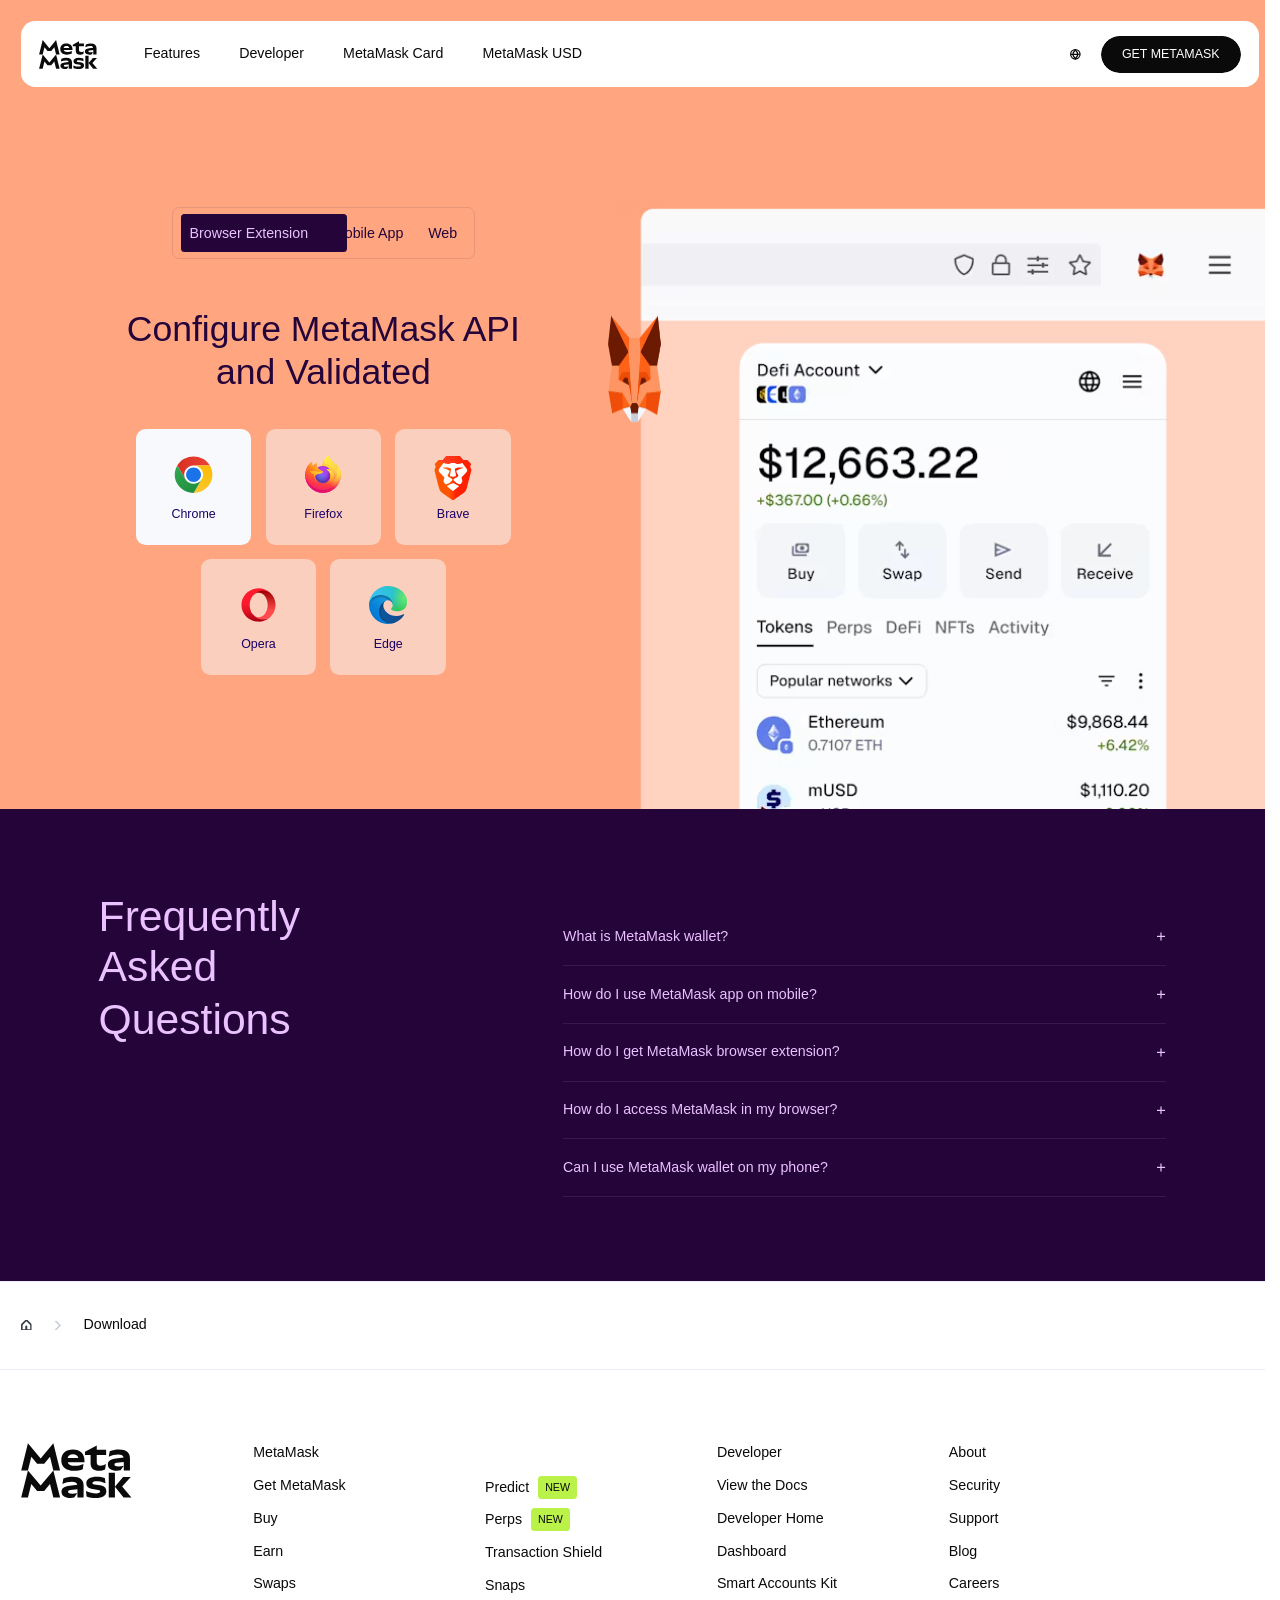
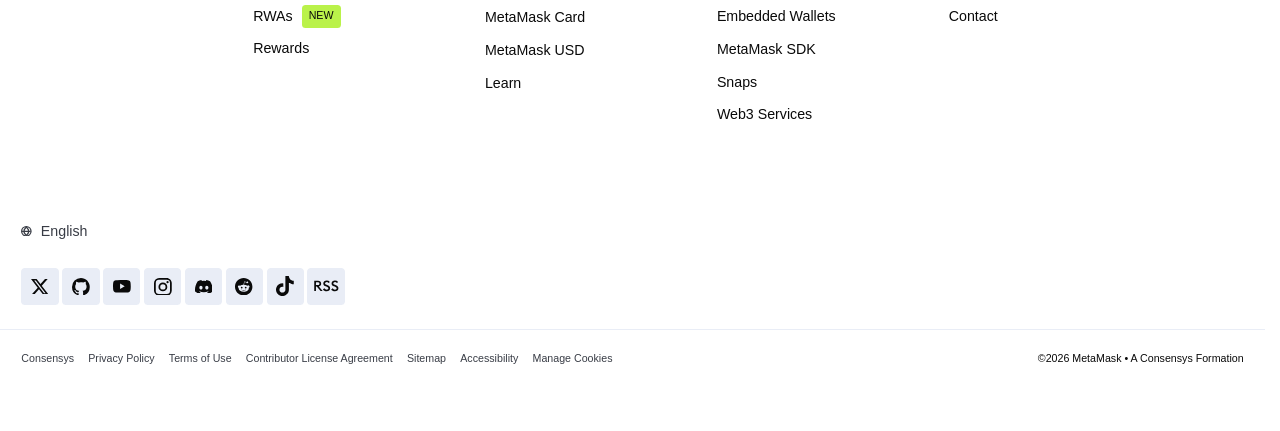
<file: index.html>
<!DOCTYPE html>
<html lang="en" data-scroll-behavior="smooth"
  class="__variable_b432c2 __variable_ac549d __variable_3c9f11 __variable_c2dafd lenis"
  style="--header-toast-bar-enabled: 0; --header-banner-enabled: 0; --warning-banner-height-mobile: 0px; --warning-banner-height: 0px;"
  data-scrapbook-source="https://metamask.io/download" data-scrapbook-create="20260503110206034">

<head>
  <style>
    <!--
    -->
  <!--?lit$4217351458$-->:export{fadeTransitionTime:700ms;slideTransitionTime:400ms}.osano-cm-window{font-size:16px;font-family:Helvetica,Arial,"Hiragino
  Sans GB",STXihei,"Microsoft YaHei","WenQuanYi Micro Hei",Hind,"MS Gothic","Apple SD Gothic
  Neo",NanumBarunGothic,sans-serif;font-smooth:always;-webkit-font-smoothing:antialiased;-moz-osx-font-smoothingz:auto;display:block;position:absolute;left:0;top:0;z-index:2147483638;line-height:1;width:100%}.osano-cm-window--context_amp{height:100%}.osano-cm-window{--fade-transition-time:
  700ms;--slide-transition-time: 400ms;--osano-focus-outline: 3px solid
  var(--osano-focus-outline-color);--osano-focus-outline-offset:
  2px}.osano-visually-hidden{height:1px;width:1px;margin:-1px;opacity:0;position:absolute;left:-10000px;overflow:hidden}.osano-cm-button{border-width:thin;border-style:solid;border-radius:.25em;font-weight:bold;font-size:1em;padding:.5em
  .75em;margin:.125em;line-height:1;flex:1 1
  auto;min-width:6em;cursor:pointer;transition-duration:200ms;transition-property:background-color;transition-timing-function:ease-out;background-color:var(--osano-button-background-color);border-color:var(--osano-button-border-color);color:var(--osano-button-foreground-color)}.osano-cm-button:hover{--osano-button-background-color:
  var(--osano-button-background-color-hover)}.osano-cm-button:focus-visible{--osano-button-background-color:
  var(--osano-button-background-color-hover);outline:var(--osano-focus-outline);outline-offset:var(--osano-focus-outline-offset)}.osano-cm-button--type_icon{min-width:1em;width:1em;line-height:0;height:1em;border-radius:50%}.osano-cm-button--type_accept,.osano-cm-button--type_accept-all{--osano-button-background-color:
  var(--osano-button-accept-background-color);--osano-button-border-color:
  var(--osano-button-accept-border-color);--osano-button-foreground-color:
  var(--osano-button-accept-foreground-color)}.osano-cm-button--type_accept:focus-visible,.osano-cm-button--type_accept:hover,.osano-cm-button--type_accept-all:focus-visible,.osano-cm-button--type_accept-all:hover{--osano-button-background-color:
  var(--osano-button-accept-background-color-hover)}.osano-cm-button--type_deny{--osano-button-background-color:
  var(--osano-button-deny-background-color);--osano-button-border-color:
  var(--osano-button-deny-border-color);--osano-button-foreground-color:
  var(--osano-button-deny-foreground-color)}.osano-cm-button--type_deny:focus-visible,.osano-cm-button--type_deny:hover{--osano-button-background-color:
  var(--osano-button-deny-background-color-hover)}.osano-cm-button--type_denyAll{--osano-button-background-color:
  var(--osano-button-reject-all-background-color);--osano-button-border-color:
  var(--osano-button-reject-all-border-color);--osano-button-foreground-color:
  var(--osano-button-reject-all-foreground-color)}.osano-cm-button--type_denyAll:focus-visible,.osano-cm-button--type_denyAll:hover{--osano-button-background-color:
  var( --osano-button-reject-all-background-color-hover )}.osano-cm-button--type_manage{--osano-button-background-color:
  var(--osano-button-manage-background-color);--osano-button-border-color:
  var(--osano-button-manage-border-color);--osano-button-foreground-color:
  var(--osano-button-manage-foreground-color)}.osano-cm-button--type_manage:focus-visible,.osano-cm-button--type_manage:hover{--osano-button-background-color:
  var(--osano-button-manage-background-color-hover)}.osano-cm-close{--osano-button-close-background-color:
  transparent;--osano-button-close-stroke-color:
  var(--osano-button-close-color);border-radius:50%;border-style:solid;border-width:2px;cursor:pointer;order:0;overflow:hidden;margin:.5em;min-height:20px;min-width:20px;padding:0;box-sizing:content-box;width:20px;height:20px;stroke-width:1px;text-decoration:none;transform:rotate(0deg);transition-property:transform,color,background-color,stroke,stroke-width;transition-duration:200ms;transition-timing-function:ease-out;z-index:2;line-height:normal;justify-content:center;display:flex;background-color:var(--osano-button-close-background-color);border-color:var(--osano-button-close-background-color);color:var(--osano-button-close-stroke-color);stroke:var(--osano-button-close-stroke-color)}.osano-cm-close:focus-visible{--osano-button-close-background-color:
  var(--osano-button-close-color);--osano-button-close-stroke-color:
  var(--osano-dialog-background-color);transform:rotate(90deg);stroke-width:2px;outline:var(--osano-focus-outline);outline-offset:var(--osano-focus-outline-offset)}.osano-cm-close:hover{transform:rotate(90deg);stroke-width:2px}.ccpa-opt-out-icon{display:flex;flex:1
  1 auto}.ccpa-opt-out-icon
  svg{max-width:40px}.osano-cm-link{cursor:pointer;text-decoration:underline;transition-duration:200ms;transition-property:color;transition-timing-function:ease-out;color:var(--osano-link-color)}.osano-cm-link:hover,.osano-cm-link:active{outline:none;color:var(--osano-link-color-contrast)}.osano-cm-link:visited{outline:none;color:var(--osano-link-color-contrast)}.osano-cm-link:focus-visible{font-weight:bold;outline:var(--osano-focus-outline);outline-offset:var(--osano-focus-outline-offset);color:var(--osano-link-color-contrast)}.osano-cm-link--type_purpose,.osano-cm-link--type_specialPurpose,.osano-cm-link--type_feature,.osano-cm-link--type_specialFeature{cursor:help;display:block;font-weight:normal;text-decoration:dashed}.osano-cm-link--type_purpose:active,.osano-cm-link--type_purpose:hover,.osano-cm-link--type_specialPurpose:active,.osano-cm-link--type_specialPurpose:hover,.osano-cm-link--type_feature:active,.osano-cm-link--type_feature:hover,.osano-cm-link--type_specialFeature:active,.osano-cm-link--type_specialFeature:hover{font-weight:normal;text-decoration:underline}.osano-cm-link--type_purpose:focus-visible,.osano-cm-link--type_specialPurpose:focus-visible,.osano-cm-link--type_feature:focus-visible,.osano-cm-link--type_specialFeature:focus-visible{outline:var(--osano-focus-outline);outline-offset:var(--osano-focus-outline-offset);font-weight:normal;text-decoration:underline}.osano-cm-link--type_denyAll{display:block;text-align:right}[dir=rtl]
  .osano-cm-link--type_denyAll{text-align:left}.osano-cm-link--type_vendor,.osano-cm-link--type_link{display:block}.osano-cm-link-separator::before{content:"|";padding:0
  .5em}.osano-cm-vendor-link{font-size:.75em}.osano-cm-list-item{margin:0}.osano-cm-list-item--type_term{border-top-width:1px;border-top-style:solid;font-size:.875rem;font-weight:normal;margin-bottom:.25em;margin-top:.5em;padding:0
  .75rem;padding-top:.5em;position:relative;top:-1px}.osano-cm-list-item--type_description{font-size:.75rem;font-weight:lighter;padding:0
  .75rem}.osano-cm-list{list-style-position:outside;list-style-type:none;margin:0;padding:0}.osano-cm-list__list-item{text-indent:0}.osano-cm-list--type_description{margin:0
  -1em}.osano-cm-list:first-of-type
  .osano-cm-list__list-item:first-of-type{border-top-width:0;margin-top:0;padding-top:0}.osano-cm-toggle{align-items:center;display:flex;flex-direction:row-reverse;justify-content:flex-start;margin:.25em
  0;position:relative;pointer-events:auto;--osano-toggle-track-color:
  var(--osano-toggle-off-track-color);--osano-toggle-thumb-color:
  var(--osano-toggle-off-thumb-color);--osano-toggle-border-color:
  transparent}.osano-cm-toggle:hover{cursor:pointer}.osano-cm-toggle__label{margin:0 .5em 0 0}[dir=rtl]
  .osano-cm-toggle__label{margin:0 0 0
  .5em}.osano-cm-toggle__switch{box-sizing:content-box;color:rgba(0,0,0,0);line-height:0;text-indent:-9999px;width:40px;height:18px;display:block;flex-shrink:0;border-radius:14px;border-style:solid;border-width:2px;margin:0;position:relative;transition-duration:200ms;transition-property:background-color,filter,border-color;transition-timing-function:ease-out;background-color:var(--osano-toggle-track-color);border-color:var(--osano-toggle-track-color)}.osano-cm-toggle__switch:hover{cursor:pointer}.osano-cm-toggle__switch::after{border-width:0;top:0;left:0;width:18px;height:18px;border-radius:9px;background-color:var(--osano-toggle-thumb-color);border-color:var(--osano-toggle-thumb-color)}.osano-cm-toggle__switch::before{border-radius:16px;border-width:2px;box-sizing:border-box;bottom:-6px;left:-6px;right:-6px;top:-6px;border-color:var(--osano-toggle-border-color)}.osano-cm-toggle__switch::after,.osano-cm-toggle__switch::before{border-style:solid;content:"";position:absolute;margin:0;transform:translateX(0);transition-duration:300ms;transition-property:transform,left,border-color;transition-timing-function:ease-out}.osano-cm-toggle__switch::after:active,.osano-cm-toggle__switch::before:active{transition-duration:100ms}.osano-cm-toggle__switch::after:active{width:26px}.osano-cm-toggle__switch::before:active{width:34px}[dir=rtl]
  .osano-cm-toggle__switch::after{left:100%;transform:translateX(-100%)}.osano-cm-toggle__input{height:1px;width:1px;margin:-1px;opacity:0;left:-10000px;position:absolute;overflow:hidden}[dir=rtl]
  .osano-cm-toggle__input{left:0;right:-10000px}.osano-cm-toggle__input:disabled{cursor:default}.osano-cm-toggle--type_checkbox
  .osano-cm-toggle__switch{border-style:solid;border-radius:4px;border-width:1px;height:22px;width:22px}.osano-cm-toggle--type_checkbox
  .osano-cm-toggle__switch::after{background-color:rgba(0,0,0,0)
  !important;border-bottom-width:2px;border-left-width:2px;border-radius:0;content:none;height:6px;left:3px;top:3px;transform:rotate(-45deg);transition-property:color;transition-timing-function:ease-out;width:12px}.osano-cm-toggle--type_opt-out
  .osano-cm-toggle__switch{border-style:solid;border-radius:4px;border-width:1px;height:22px;width:22px}.osano-cm-toggle--type_opt-out
  .osano-cm-toggle__switch::after,.osano-cm-toggle--type_opt-out
  .osano-cm-toggle__switch::before{background-color:rgba(0,0,0,0)
  !important;border-top-width:1px;border-bottom-width:1px;border-radius:0;content:none;height:0;left:-3px;top:7px;transition-property:color;transition-timing-function:ease-out;width:12px}.osano-cm-toggle--type_opt-out
  .osano-cm-toggle__switch::after{transform:translate(50%, 50%) rotate(-45deg)}.osano-cm-toggle--type_opt-out
  .osano-cm-toggle__switch::before{transform:translate(50%, 50%)
  rotate(45deg)}.osano-cm-toggle__input:checked+.osano-cm-toggle__switch{--osano-toggle-track-color:
  var(--osano-toggle-on-track-color);--osano-toggle-thumb-color:
  var(--osano-toggle-on-thumb-color)}.osano-cm-toggle__input:checked+.osano-cm-toggle__switch::after{left:100%;transform:translateX(-100%)}[dir=rtl]
  .osano-cm-toggle__input:checked+.osano-cm-toggle__switch::after{left:0;transform:translateX(0)}.osano-cm-toggle__input:focus-visible+.osano-cm-toggle__switch,.osano-cm-toggle__input:hover+.osano-cm-toggle__switch{--osano-toggle-track-color:
  var(--osano-toggle-off-track-color-hover);--osano-toggle-thumb-color:
  var(--osano-toggle-off-thumb-color-hover)}.osano-cm-toggle__input:focus-visible+.osano-cm-toggle__switch::before{--osano-toggle-border-color:
  var(--osano-toggle-off-track-color-hover)}.osano-cm-toggle__input:disabled+.osano-cm-toggle__switch{cursor:default}.osano-cm-toggle--type_checkbox
  .osano-cm-toggle__input:checked+.osano-cm-toggle__switch::after{content:"";left:3px;top:3px;transform:rotate(-45deg)}.osano-cm-toggle--type_opt-out
  .osano-cm-toggle__input:checked+.osano-cm-toggle__switch::before,.osano-cm-toggle--type_opt-out
  .osano-cm-toggle__input:checked+.osano-cm-toggle__switch::after{content:"";left:-1px;top:9px}.osano-cm-toggle--type_opt-out
  .osano-cm-toggle__input:checked+.osano-cm-toggle__switch::after{transform:translate(50%, 50%)
  rotate(-45deg)}.osano-cm-toggle--type_opt-out
  .osano-cm-toggle__input:checked+.osano-cm-toggle__switch::before{transform:translate(50%, 50%)
  rotate(45deg)}.osano-cm-toggle--type_checkbox
  .osano-cm-toggle__input:disabled+.osano-cm-toggle__switch,.osano-cm-toggle--type_opt-out
  .osano-cm-toggle__input:disabled+.osano-cm-toggle__switch{opacity:.3}.osano-cm-toggle__input:checked:focus-visible+.osano-cm-toggle__switch,.osano-cm-toggle__input:checked:hover+.osano-cm-toggle__switch{--osano-toggle-track-color:
  var(--osano-toggle-on-track-color-hover);--osano-toggle-thumb-color:
  var(--osano-toggle-on-thumb-color-hover)}.osano-cm-toggle__input:checked:focus-visible+.osano-cm-toggle__switch::before{--osano-toggle-border-color:
  var(--osano-toggle-on-track-color-hover)}.osano-cm-toggle__input:disabled+.osano-cm-toggle__switch,.osano-cm-toggle__input:disabled:focus-visible+.osano-cm-toggle__switch,.osano-cm-toggle__input:disabled:hover+.osano-cm-toggle__switch{--osano-toggle-track-color:
  var(--osano-toggle-off-track-color-disabled)}.osano-cm-toggle__input:disabled+.osano-cm-toggle__switch::after,.osano-cm-toggle__input:disabled:focus-visible+.osano-cm-toggle__switch::after,.osano-cm-toggle__input:disabled:hover+.osano-cm-toggle__switch::after{--osano-toggle-thumb-color:
  var(--osano-toggle-off-thumb-color-disabled)}.osano-cm-toggle__input:disabled+.osano-cm-toggle__switch::before,.osano-cm-toggle__input:disabled:focus-visible+.osano-cm-toggle__switch::before,.osano-cm-toggle__input:disabled:hover+.osano-cm-toggle__switch::before{--osano-toggle-border-color:
  transparent}.osano-cm-toggle__input:disabled:checked+.osano-cm-toggle__switch,.osano-cm-toggle__input:disabled:checked:focus-visible+.osano-cm-toggle__switch,.osano-cm-toggle__input:disabled:checked:hover+.osano-cm-toggle__switch{--osano-toggle-track-color:
  var(--osano-toggle-on-track-color-disabled)}.osano-cm-toggle__input:disabled:checked+.osano-cm-toggle__switch::after,.osano-cm-toggle__input:disabled:checked:focus-visible+.osano-cm-toggle__switch::after,.osano-cm-toggle__input:disabled:checked:hover+.osano-cm-toggle__switch::after{--osano-toggle-thumb-color:
  var(--osano-toggle-on-thumb-color-disabled)}.osano-cm-toggle__input:disabled:checked+.osano-cm-toggle__switch::before,.osano-cm-toggle__input:disabled:checked:focus-visible+.osano-cm-toggle__switch::before,.osano-cm-toggle__input:disabled:checked:hover+.osano-cm-toggle__switch::before{--osano-toggle-border-color:
  transparent}.osano-cm-widget{cursor:pointer;position:fixed;background:none;border:none;bottom:12px;z-index:2147483636;width:40px;height:40px;opacity:.9;outline:none;padding:0;transition:transform
  100ms linear 0s,opacity 200ms linear 0ms,visibility 0ms linear
  0ms;visibility:visible}.osano-cm-widget--position_right{right:12px}.osano-cm-widget--position_left{left:12px}.osano-cm-widget:focus-visible{outline:var(--osano-focus-outline);outline-offset:var(--osano-focus-outline-offset);opacity:1;transform:scale(1.1)}.osano-cm-widget:hover{opacity:1;transform:scale(1.1)}.osano-cm-widget--hidden{opacity:0;visibility:hidden}.osano-cm-widget--hidden:focus-visible,.osano-cm-widget--hidden:hover{opacity:0;transform:scale(1)}.osano-cm-widget__outline{fill:var(--osano-widget-fill-color);stroke:var(--osano-widget-outline-color)}.osano-cm-widget__dot{fill:var(--osano-widget-color)}.osano-cm-dialog{--osano-gpc-color:
  var(--osano-dialog-gpc-color);--osano-gpc-border-color:
  var(--osano-dialog-gpc-border-color);--osano-gpc-background-color:
  var(--osano-dialog-gpc-background-color);--osano-gpc-foreground-color:
  var(--osano-dialog-gpc-foreground-color);box-sizing:border-box;font-size:1em;line-height:1.25;align-items:center;position:fixed;z-index:2147483637;padding:1.5em;overflow:auto;transition-property:opacity,visibility;transition-duration:700ms,0ms;transition-delay:0ms,0ms;visibility:visible;max-height:100vh;background:var(--osano-dialog-background-color);color:var(--osano-dialog-foreground-color)}.osano-cm-dialog--hidden{opacity:0;transition-delay:0ms,700ms;visibility:hidden}.osano-cm-dialog--type_bar{display:flex;flex-direction:column;box-sizing:border-box;right:0;left:0}.osano-cm-dialog--type_bar
  .osano-cm-button{flex:none;margin:.125em auto;width:80%}@media screen and (min-width:
  768px){.osano-cm-dialog--type_bar{flex-direction:row}.osano-cm-dialog--type_bar .osano-cm-button{flex:1 1
  100%;width:auto;margin:.25em .5em}}.osano-cm-dialog--type_box{width:calc(100vw -
  2em);flex-direction:column;max-width:20em;max-height:calc(100vh -
  2em)}.osano-cm-dialog__close{position:absolute;right:0;top:0}.osano-cm-dialog__list{margin:.5em 0
  0;padding:0}.osano-cm-dialog__list .osano-cm-item{display:flex;margin-top:0}.osano-cm-dialog__list
  .osano-cm-item:last-child{margin-bottom:0}.osano-cm-dialog__list .osano-cm-toggle{flex-direction:row}[dir=rtl]
  .osano-cm-dialog__list .osano-cm-toggle{flex-direction:row-reverse}.osano-cm-dialog__list
  .osano-cm-label{white-space:nowrap}*[dir=ltr] .osano-cm-dialog__list .osano-cm-label{margin-left:.375em}*[dir=rtl]
  .osano-cm-dialog__list
  .osano-cm-label{margin-right:.375em}.osano-cm-dialog__buttons{display:flex;flex-wrap:wrap}.osano-cm-dialog--type_bar
  .osano-cm-dialog__content{flex:5;margin-bottom:.25em;width:100%}.osano-cm-dialog--type_box
  .osano-cm-dialog__content{display:flex;flex-direction:column;flex-grow:.0001;transition:flex-grow 1000ms
  linear}.osano-cm-dialog--type_box .osano-cm-link-separator::before{content:"";padding:0}.osano-cm-dialog--type_box
  .osano-cm-content__link{margin-bottom:.5em}.osano-cm-dialog--type_bar
  .osano-cm-dialog__list{display:flex;flex-direction:column;flex-wrap:wrap;justify-content:flex-start;margin:.75em
  auto}@media screen and (min-width: 376px){.osano-cm-dialog--type_bar .osano-cm-dialog__list{flex-direction:row}}@media
  screen and (min-width: 768px){.osano-cm-dialog--type_bar .osano-cm-dialog__list{margin:.5em 0 0 auto}[dir=rtl]
  .osano-cm-dialog--type_bar .osano-cm-dialog__list{margin:.5em auto 0 0}}[dir=ltr] .osano-cm-dialog--type_bar
  .osano-cm-dialog__list .osano-cm-item{margin-right:.5em}[dir=rtl] .osano-cm-dialog--type_bar .osano-cm-dialog__list
  .osano-cm-item{margin-left:.5em}.osano-cm-dialog--type_bar .osano-cm-dialog__list
  .osano-cm-label{padding-top:0}.osano-cm-dialog--type_bar
  .osano-cm-dialog__buttons{flex:1;justify-content:flex-end;width:100%;margin:0}@media screen and (min-width:
  768px){.osano-cm-dialog--type_bar
  .osano-cm-dialog__buttons{position:sticky;top:0;width:auto;max-width:30vw;min-width:16em;margin:0 0 0 .5em}[dir=rtl]
  .osano-cm-dialog--type_bar .osano-cm-dialog__buttons{margin:0 .5em 0 0}}.osano-cm-dialog--type_box
  .osano-cm-dialog__buttons{margin:.5em 0
  0}.osano-cm-dialog--type_bar.osano-cm-dialog--position_top{top:0}.osano-cm-dialog--type_bar.osano-cm-dialog--position_bottom{bottom:0}.osano-cm-dialog--type_box.osano-cm-dialog--position_top-left{top:1em;left:1em}.osano-cm-dialog--type_box.osano-cm-dialog--position_top-right{top:1em;right:1em}.osano-cm-dialog--type_box.osano-cm-dialog--position_bottom-left{bottom:1em;left:1em}.osano-cm-dialog--type_box.osano-cm-dialog--position_bottom-right{bottom:1em;right:1em}.osano-cm-dialog--type_box.osano-cm-dialog--position_center{top:50%;left:50%;transform:translate(-50%,
  -50%)}.osano-cm-dialog--type_box.osano-cm-dialog--wide{max-width:50em}@media screen and (max-height: 800px)and
  (max-width: 1200px){.osano-cm-dialog--type_box.osano-cm-dialog--wide{max-width:calc(100vw -
  4em)}}.osano-cm-dialog--type_box.osano-cm-dialog--wide
  .osano-cm-dialog__list{display:flex;flex-wrap:wrap}.osano-cm-dialog--context_amp{position:relative;height:100%}.osano-cm-content__message{margin-bottom:1em;word-break:break-word;white-space:pre-line}.osano-cm-drawer-links{margin:.5em
  0
  0}.osano-cm-drawer-links__link{display:block}.osano-cm-storage-policy{display:inline-block}.osano-cm-usage-list{margin:0
  0
  .5em}.osano-cm-usage-list__list{list-style-position:inside;list-style-type:initial}.osano-cm-info-dialog{--osano-dialog-background-color:
  var(--osano-info-dialog-background-color);--osano-dialog-foreground-color:
  var(--osano-info-dialog-foreground-color);--osano-toggle-off-track-color:
  var(--osano-info-dialog-toggle-off-track-color);--osano-toggle-off-thumb-color:
  var(--osano-info-dialog-toggle-off-thumb-color);--osano-toggle-on-track-color:
  var(--osano-info-dialog-toggle-on-track-color);--osano-toggle-on-thumb-color:
  var(--osano-info-dialog-toggle-on-thumb-color);--osano-toggle-off-track-color-hover:
  var(--osano-info-dialog-toggle-off-track-color-hover);--osano-toggle-off-track-color-focus:
  var(--osano-info-dialog-toggle-off-track-color-focus);--osano-toggle-off-thumb-color-hover:
  var(--osano-info-dialog-toggle-off-thumb-color-hover);--osano-toggle-off-thumb-color-focus:
  var(--osano-info-dialog-toggle-off-thumb-color-focus);--osano-toggle-on-track-color-hover:
  var(--osano-info-dialog-toggle-on-track-color-hover);--osano-toggle-on-track-color-focus:
  var(--osano-info-dialog-toggle-on-track-color-focus);--osano-toggle-on-thumb-color-hover:
  var(--osano-info-dialog-toggle-on-thumb-color-hover);--osano-toggle-on-thumb-color-focus:
  var(--osano-info-dialog-toggle-on-thumb-color-focus);--osano-toggle-off-track-color-contrast: var(
  --osano-info-dialog-toggle-off-track-color-contrast );--osano-toggle-off-thumb-color-contrast: var(
  --osano-info-dialog-toggle-off-thumb-color-contrast );--osano-toggle-on-track-color-contrast:
  var(--osano-info-dialog-toggle-on-track-color-contrast);--osano-toggle-on-thumb-color-contrast:
  var(--osano-info-dialog-toggle-on-thumb-color-contrast);--osano-toggle-on-track-color-disabled:
  var(--osano-info-dialog-toggle-on-track-color-disabled);--osano-toggle-on-thumb-color-disabled:
  var(--osano-info-dialog-toggle-on-thumb-color-disabled);--osano-toggle-off-track-color-disabled: var(
  --osano-info-dialog-toggle-off-track-color-disabled );--osano-toggle-off-thumb-color-disabled: var(
  --osano-info-dialog-toggle-off-thumb-color-disabled );--osano-button-background-color:
  var(--osano-info-dialog-button-background-color);--osano-button-border-color:
  var(--osano-info-dialog-button-border-color);--osano-button-foreground-color:
  var(--osano-info-dialog-button-foreground-color);--osano-button-foreground-color-focus:
  var(--osano-info-dialog-button-foreground-color-focus);--osano-button-background-color-focus:
  var(--osano-info-dialog-button-background-color-focus);--osano-button-foreground-color-hover:
  var(--osano-info-dialog-button-foreground-color-hover);--osano-button-background-color-hover:
  var(--osano-info-dialog-button-background-color-hover);--osano-button-accept-background-color:
  var(--osano-info-dialog-button-background-color);--osano-button-accept-border-color:
  var(--osano-info-dialog-button-border-color);--osano-button-accept-foreground-color:
  var(--osano-info-dialog-button-foreground-color);--osano-button-accept-foreground-color-focus: var(
  --osano-info-dialog-button-foreground-color-focus );--osano-button-accept-background-color-focus: var(
  --osano-info-dialog-button-background-color-focus );--osano-button-accept-foreground-color-hover: var(
  --osano-info-dialog-button-foreground-color-hover );--osano-button-accept-background-color-hover: var(
  --osano-info-dialog-button-background-color-hover );--osano-button-deny-background-color:
  var(--osano-info-dialog-button-background-color);--osano-button-deny-border-color:
  var(--osano-info-dialog-button-border-color);--osano-button-deny-foreground-color:
  var(--osano-info-dialog-button-foreground-color);--osano-button-deny-foreground-color-focus: var(
  --osano-info-dialog-button-foreground-color-focus );--osano-button-deny-background-color-focus: var(
  --osano-info-dialog-button-background-color-focus );--osano-button-deny-foreground-color-hover: var(
  --osano-info-dialog-button-foreground-color-hover );--osano-button-deny-background-color-hover: var(
  --osano-info-dialog-button-background-color-hover );--osano-link-color:
  var(--osano-info-dialog-link-color);--osano-link-color-contrast:
  var(--osano-info-dialog-link-color-contrast);--osano-link-color-hover:
  var(--osano-info-dialog-link-color-hover);--osano-link-color-focus:
  var(--osano-info-dialog-link-color-focus);--osano-button-close-color:
  var(--osano-info-dialog-button-close-color);--osano-gpc-color:
  var(--osano-info-dialog-gpc-color);--osano-gpc-border-color:
  var(--osano-info-dialog-gpc-border-color);--osano-gpc-background-color:
  var(--osano-info-dialog-gpc-background-color);--osano-gpc-foreground-color:
  var(--osano-info-dialog-gpc-foreground-color);position:fixed;top:0;left:0;width:100vw;height:100vh;z-index:2147483638;transition-property:opacity,visibility;transition-duration:200ms,0ms;transition-delay:0ms,0ms;visibility:visible;background:var(--osano-info-dialog-overlay-color)}.osano-cm-info-dialog--hidden{opacity:0;transition-delay:0ms,200ms;visibility:hidden}.osano-cm-header{margin:0
  0 -1em;padding:1em
  0;position:sticky;top:0;z-index:1;background:var(--osano-dialog-background-color);background:linear-gradient(180deg,
  var(--osano-dialog-background-color) 2.5em, var(--osano-clear-dialog-background) 100%)}.osano-cm-info{animation:400ms
  delay-overflow;box-sizing:border-box;position:fixed;bottom:0;top:0;max-width:20em;transition-property:transform;transition-duration:400ms;box-shadow:0
  0 2px 2px #ccc;overflow:visible
  visible;width:100%;background:var(--osano-dialog-background-color);color:var(--osano-dialog-foreground-color)}.osano-cm-info--position_left{left:0;transform:translate(-100%,
  0)}.osano-cm-info--position_right{right:0;transform:translate(100%,
  0)}.osano-cm-info--open{animation:none;overflow:hidden auto;transform:translate(0,
  0)}.osano-cm-info--do_not_sell{animation:none;transition:none;position:fixed;top:50%;left:50%;right:auto;transform:translate(-50%,
  -50%);height:fit-content;max-height:100vh}.osano-cm-info--do_not_sell
  .osano-cm-close{order:-1}.osano-cm-info--do_not_sell
  .osano-cm-header{box-sizing:content-box;display:block;flex:none}.osano-cm-info-views{align-items:flex-start;display:flex;flex-direction:row;flex-wrap:nowrap;height:100%;transition-property:transform;transition-duration:400ms;width:100%}*[dir=rtl]
  .osano-cm-info-views{flex-direction:row-reverse}.osano-cm-info-views__view{box-sizing:border-box;flex-shrink:0;width:100%}.osano-cm-info-views--position_0>*:not(:nth-of-type(1)){max-height:100%;overflow:hidden}.osano-cm-info-views--position_1>*:not(:nth-of-type(2)){max-height:100%;overflow:hidden}.osano-cm-info-views--position_1{transform:translateX(-100%)}.osano-cm-info-views--position_2>*:not(:nth-of-type(3)){max-height:100%;overflow:hidden}.osano-cm-info-views--position_2{transform:translateX(-200%)}.osano-cm-info--do_not_sell
  .osano-cm-info-views{height:fit-content}.osano-cm-view{height:0;padding:0 .75em
  1em;width:100%;transition-property:height,visibility;transition-duration:0ms;transition-delay:400ms;visibility:hidden}.osano-cm-view__button{font-size:.875em;width:100%;margin:1em
  0
  0}.osano-cm-view--active{height:auto;transition-delay:0ms;visibility:visible}.osano-cm-description{font-size:.75em;font-weight:300;line-height:1.375;margin:1em
  0
  0;white-space:pre-line}.osano-cm-description:first-child{margin:0}.osano-cm-description:last-of-type{margin-bottom:1em}.osano-cm-drawer-toggle
  .osano-cm-label{font-size:.875em;margin:0 auto 0 0;line-height:1.375em}[dir=rtl] .osano-cm-drawer-toggle
  .osano-cm-label{margin:0 0 0
  auto}.osano-cm-info-dialog-header{align-items:center;display:flex;flex-direction:row-reverse;min-height:3.25em;position:sticky;top:0;left:auto;width:100%;z-index:1;background:var(--osano-dialog-background-color);background:linear-gradient(180deg,
  var(--osano-dialog-background-color) 2.5em, var(--osano-clear-dialog-background) 100%)}*[dir=rtl]
  .osano-cm-info-dialog-header{flex-direction:row}.osano-cm-info-dialog-header__header{align-items:center;display:flex;flex:1
  1 auto;font-size:1em;justify-content:flex-start;margin:0;order:1;padding:1em
  .75em}.osano-cm-info-dialog-header__description{font-size:.75em;line-height:1.375}.osano-cm-info-dialog-header__close{position:relative}.osano-cm-back{flex:0
  1 auto;margin:0 0 0 .5em;min-width:0;order:2;position:relative;width:auto;z-index:2}[dir=rtl] .osano-cm-back{margin:0
  .5em 0 0}.osano-cm-powered-by{align-items:center;display:flex;flex-direction:column;justify-content:center;margin:1em
  0;font-weight:bold}.osano-cm-powered-by__link{font-size:.625em;text-decoration:none}.osano-cm-powered-by__link:hover{text-decoration:underline}.osano-cm-powered-by__link:focus-visible{outline:var(--osano-focus-outline);outline-offset:var(--osano-focus-outline-offset);text-decoration:underline}@keyframes
  delay-overflow{from{overflow:hidden
  auto}}.osano-cm-drawer-iab-button-container{display:flex;justify-content:center;gap:.5em;margin-bottom:2em}.osano-cm-illustrations__list>.osano-cm-list-item--type_description{padding:.2rem
  1rem}.osano-cm-drawer-item.osano-cm-description__list
  li{padding-top:.75em}.osano-cm-consent-id-box{display:flex;align-items:center;gap:.5em;margin:1em
  0;padding:.5em;border-width:thin;border-style:solid;border-color:var(--osano-button-border-color);border-radius:.25em;background:rgba(0,0,0,.02);cursor:pointer;transition:background-color
  .2s
  ease-out}.osano-cm-consent-id-box:hover{background-color:var(--osano-button-background-color-hover)}.osano-cm-consent-id-box:focus-visible{background-color:var(--osano-button-background-color-hover);outline:var(--osano-focus-outline);outline-offset:var(--osano-focus-outline-offset)}.osano-cm-consent-id-box__content{flex:5;display:flex;flex-direction:column;min-width:0}.osano-cm-consent-id-box__label{font-size:.625em;font-weight:bold;margin-bottom:.25em}.osano-cm-consent-id-box__uuid{font-size:.75em;font-family:monospace;overflow:hidden;text-overflow:ellipsis;white-space:nowrap}.osano-cm-consent-id-box__button{flex-shrink:0;font-size:.75em;padding:.25em
  .3em;margin:0;width:auto;min-width:0}.osano-cm-consent-id-box__button--copied{--osano-button-background-color:
  var(--osano-button-accept-background-color-hover);--osano-button-border-color:
  var(--osano-button-accept-background-color-hover);--osano-button-foreground-color:
  var(--osano-button-accept-foreground-color-hover)}.osano-cm-tcf-purpose__label{display:block;padding:.25em 0
  .5em;border-bottom:1px solid
  rgba(0,0,0,.1);margin-bottom:.5em}.osano-cm-tcf-purpose__toggle{float:right;margin-right:.5em;accent-color:var(--osano-toggle-on-track-color)}.osano-cm-opt-out-honored-wrapper{display:flex;align-items:center;max-width:max-content;padding:.5em;border-radius:1em;gap:.5em;margin:0
  0 1em;border:1px
  solid;background:none;outline:none;position:relative}.osano-cm-opt-out-honored-wrapper__label{font-size:.75em;font-style:normal;font-weight:400;line-height:1.25;letter-spacing:.0625em;margin-right:.25em}.osano-cm-opt-out-honored-wrapper__additional-label{margin:.5em
  0
  0;font-size:.75em;font-weight:400;color:inherit;line-height:1.5}.osano-cm-opt-out-honored-wrapper__tooltip{position:absolute;background:#fff;color:#333;padding:1rem;border-radius:.25em;max-width:calc(100vw
  - 4em);white-space:normal;width:14rem;opacity:0;visibility:hidden;transition:opacity 200ms linear 0ms,visibility 200ms
  linear 200ms;z-index:2147483636;box-shadow:0 1px 10px rgba(0,0,0,.12),0 4px 5px rgba(0,0,0,.14),0 2px 4px
  rgba(0,0,0,.2);bottom:calc(100% +
  12px)}.osano-cm-opt-out-honored-wrapper__tooltip::before{content:"";position:absolute;bottom:-6px;left:15%;transform:translateX(-50%)
  rotate(45deg);width:12px;height:12px;background:#fff;box-shadow:2px 2px 4px
  rgba(0,0,0,.1)}.osano-cm-opt-out-honored-wrapper__tooltip{display:flex;gap:.5rem;align-items:flex-start}.osano-cm-opt-out-honored-wrapper__tooltip-icon{flex-shrink:0}.osano-cm-opt-out-honored-wrapper__tooltip-icon
  svg{display:block}.osano-cm-opt-out-honored-wrapper__tooltip-content{flex:1;display:flex;flex-direction:column;gap:.25rem}.osano-cm-opt-out-honored-wrapper__tooltip-title{margin:.125em
  0;font-size:.875em;font-weight:600;color:#333;line-height:1.25}.osano-cm-opt-out-honored-wrapper__tooltip-subtitle{margin:0;font-size:.75em;font-weight:400;color:#666;line-height:1.25}.osano-cm-opt-out-honored-wrapper--position_right{bottom:1em;right:.75em}.osano-cm-opt-out-honored-wrapper--position_left{bottom:1em;left:.75em}.osano-cm-opt-out-honored-wrapper--position_right,.osano-cm-opt-out-honored-wrapper--position_left{background:var(--osano-gpc-background-color,
  );border-color:var(--osano-gpc-border-color);color:var(--osano-gpc-foreground-color);margin:0;max-width:calc(100vw -
  2.5em);position:fixed;opacity:.9;transition:opacity 200ms linear 0ms,visibility 0ms linear
  0ms;visibility:visible;z-index:2147483636}.osano-cm-opt-out-honored-wrapper--position_right:hover,.osano-cm-opt-out-honored-wrapper--position_left:hover{background:var(--osano-gpc-background-color-hover);opacity:1}.osano-cm-opt-out-honored-wrapper--position_right.osano-cm-opt-out-honored-wrapper--has-main-widget{bottom:1em;right:4em}.osano-cm-opt-out-honored-wrapper--position_left.osano-cm-opt-out-honored-wrapper--has-main-widget{bottom:1em;left:4em}.osano-cm-opt-out-honored-wrapper--clickable{cursor:pointer}.osano-cm-opt-out-honored-wrapper--hidden{opacity:0;transition-delay:0ms,200ms;visibility:hidden}.osano-cm-opt-out-honored-wrapper--context_dialog,.osano-cm-opt-out-honored-wrapper--context_description,.osano-cm-opt-out-honored-wrapper--context_list-item{background:var(--osano-gpc-background-color);border-color:var(--osano-gpc-border-color);color:var(--osano-gpc-foreground-color)}.osano-cm-opt-out-honored-wrapper--context_dialog,.osano-cm-opt-out-honored-wrapper--context_description{position:static;margin:0
  0 .5em;opacity:1;z-index:auto;cursor:default}.osano-cm-opt-out-honored-wrapper--context_dialog
  .osano-cm-opt-out-honored-wrapper__label,.osano-cm-opt-out-honored-wrapper--context_description
  .osano-cm-opt-out-honored-wrapper__label{color:inherit}.osano-cm-opt-out-honored-wrapper--context_dialog
  .osano-cm-opt-out-honored-wrapper__tooltip,.osano-cm-opt-out-honored-wrapper--context_description
  .osano-cm-opt-out-honored-wrapper__tooltip{display:none}.osano-cm-opt-out-honored-wrapper--tooltip-active:hover
  .osano-cm-opt-out-honored-wrapper__tooltip,.osano-cm-opt-out-honored-wrapper--tooltip-active:focus-within
  .osano-cm-opt-out-honored-wrapper__tooltip{opacity:1;transition-delay:0ms,0ms;visibility:visible}.osano-cm-opt-out-honored-wrapper--clickable:focus-visible{outline:2px
  solid var(--osano-gpc-border-color, #06c);outline-offset:2px}.osano-cm-dialog
  .osano-cm-opt-out-honored-wrapper{margin:0 0
  .5em}.osano-cm-opt-out-honored-wrapper__dot{fill:var(--osano-gpc-color)}.osano-cm-expansion-panel{display:block;font-size:.75em;margin:0
  -1.5em 1em;padding:1.5em 1.5em 0;border-bottom:1px solid
  rgba(0,0,0,.1)}.osano-cm-expansion-panel--expanded{border-bottom:none}.osano-cm-expansion-panel--empty,.osano-cm-expansion-panel--empty:not([open]){border-bottom:1px
  solid
  rgba(0,0,0,.1);padding-bottom:0}.osano-cm-expansion-panel__body{background-color:rgba(0,0,0,.1);list-style:none;overflow:hidden;max-height:0;margin:0
  -1.5em;padding:0
  1.5em;transition-property:max-height,padding-top,padding-bottom,visibility;transition-duration:.3s,.3s,.3s,0s;transition-delay:0ms,0ms,0ms,.3s;transition-timing-function:ease-out;line-height:1.25;visibility:hidden}.osano-cm-expansion-panel__toggle{cursor:pointer;display:block;line-height:1.25;margin:0
  auto 1em
  0;position:relative;color:var(--osano-link-color)}.osano-cm-expansion-panel__toggle:hover,.osano-cm-expansion-panel__toggle:active{outline:none;color:var(--osano-link-color-hover)}.osano-cm-expansion-panel__toggle:focus-visible{outline:var(--osano-focus-outline);outline-offset:var(--osano-focus-outline-offset);color:var(--osano-link-color-focus)}[dir=rtl]
  .osano-cm-expansion-panel__toggle{margin:0 0 1em auto}.osano-cm-expansion-panel--expanded
  .osano-cm-expansion-panel__body{max-height:none;padding:1.25em 1.5em
  1em;transition-delay:0ms,0ms,0ms,0ms;visibility:visible}.osano-cm-disclosure-item__title{border:0;clear:both;display:block;flex:0
  1 30%;font-size:1em;font-weight:bold;line-height:1.375;margin:0 0
  .5em;padding:0}.osano-cm-disclosure-item__description{flex:0 1 70%;font-size:1em;line-height:1.375;margin:0 0
  .5em;overflow:hidden;padding:0;text-overflow:ellipsis;white-space:pre-line}.osano-cm-disclosure{display:block;font-size:.75em;margin:0
  -1.5em 1em;padding:1.5em 1.5em 0;border-bottom:none;padding-bottom:0}.osano-cm-disclosure--collapse{border-bottom:1px
  solid
  rgba(0,0,0,.1);padding-bottom:1em}.osano-cm-disclosure--empty,.osano-cm-disclosure--empty:not([open]){border-bottom:1px
  solid rgba(0,0,0,.1);padding-bottom:0}.osano-cm-disclosure__list{line-height:1.25;list-style:none;margin:0
  -1.5em;padding:1.25em 1.5em 1em;background-color:rgba(0,0,0,.1)}.osano-cm-disclosure__list:empty{border:none;padding:0
  1.5em}.osano-cm-disclosure__list:first-of-type{margin-top:1em;padding:1.25em 1.5em
  1em}.osano-cm-disclosure__list:first-of-type::after{background-color:var(--osano-link-color)}.osano-cm-disclosure__list:first-of-type:empty{padding:1.75em
  1.5em .75em}.osano-cm-disclosure__list:not(:first-of-type):not(:empty){border-top:1px solid
  rgba(0,0,0,.1)}.osano-cm-disclosure__list:empty+.osano-cm-disclosure__list:not(:empty){border:none;padding:0
  1.5em}.osano-cm-disclosure__list:not(:empty)~.osano-cm-disclosure__list:empty+.osano-cm-disclosure__list:not(:empty){border-top:1px
  solid
  rgba(0,0,0,.1)}.osano-cm-disclosure__list>.osano-cm-list-item{line-height:1.25}.osano-cm-disclosure__list>.osano-cm-list-item:not(:first-of-type){border-top:1px
  solid rgba(0,0,0,.1);margin:1em -1.25em 0;padding:1em 1.25em
  0}.osano-cm-disclosure__toggle{cursor:pointer;display:block;line-height:1.25;margin:0 auto 0
  0;position:relative;font-weight:bold;color:var(--osano-link-color)}.osano-cm-disclosure__toggle:hover{text-decoration:underline}.osano-cm-disclosure__toggle:active,.osano-cm-disclosure__toggle:hover{color:var(--osano-link-color)}.osano-cm-disclosure__toggle:focus-visible{outline:var(--osano-focus-outline);outline-offset:var(--osano-focus-outline-offset);text-decoration:underline;color:var(--osano-link-color-contrast)}[dir=rtl]
  .osano-cm-disclosure__toggle{margin:0 0 0 auto}.osano-cm-disclosure--loading
  .osano-cm-disclosure__list{height:0;line-height:0;max-height:0}.osano-cm-disclosure--loading
  .osano-cm-disclosure__list>*{display:none}.osano-cm-disclosure--loading
  .osano-cm-disclosure__list::after{content:"";display:block;transform:translate(0,
  -50%);width:1em;height:1em;border-radius:100%;animation-name:osano-load-scale;animation-duration:1s;animation-iteration-count:infinite;animation-timing-function:ease-in-out;top:-0.125em;position:relative}.osano-cm-disclosure--collapse
  .osano-cm-disclosure__list{display:none}.osano-cm-disclosure--collapse
  .osano-cm-disclosure__list::after{content:none}.osano-cm-disclosure-item{display:flex;flex-wrap:wrap;margin:0}.osano-cm-disclosure-item__title:last-of-type{margin-bottom:0}.osano-cm-disclosure-item__description:hover{word-break:break-word}.osano-cm-disclosure-item__description:last-of-type{margin-bottom:0}@keyframes
  osano-load-scale{0%{transform:translate(0, -50%) scale(0)}100%{transform:translate(0, -50%) scale(1);opacity:0}} :root
  { --osano-clear-dialog-background: <!--?lit$4217351458$-->rgba(24,13,67,0);
  <!--?lit$4217351458$-->--osano-button-border-color: #fff;
  --osano-dialog-type: box;
  --osano-display-position: "bottom-left";
  --osano-info-dialog-position: left;
  --osano-widget-position: left;
  --osano-opt-out-widget-position: left;
  --osano-button-background-color: #ffffff;
  --osano-button-foreground-color: #2c56dd;
  --osano-dialog-background-color: #4362d1;
  --osano-dialog-foreground-color: #FFFFFF;
  --osano-info-dialog-overlay-color: rgba(0,0,0,0.45);
  --osano-link-color: #b0b0b0;
  --osano-toggle-off-track-color: #7A3FF1;
  --osano-toggle-off-thumb-color: #FFFFFF;
  --osano-toggle-on-track-color: #37CD8F;
  --osano-toggle-on-thumb-color: #FFFFFF;
  --osano-widget-color: #37cd8f;
  --osano-widget-outline-color: #29246a;
  --osano-widget-fill-color: #fff;
  --osano-focus-outline-color: Highlight;
  --osano-button-close-color: var(--osano-dialog-foreground-color);
  --osano-button-accept-background-color: var(--osano-button-background-color);
  --osano-button-accept-border-color: var(--osano-button-border-color, var(--osano-button-foreground-color));
  --osano-button-accept-foreground-color: var(--osano-button-foreground-color);
  --osano-button-deny-background-color: var(--osano-button-background-color);
  --osano-button-deny-border-color: var(--osano-button-border-color, var(--osano-button-foreground-color));
  --osano-button-deny-foreground-color: var(--osano-button-foreground-color);
  --osano-button-reject-all-background-color: var(--osano-button-background-color);
  --osano-button-reject-all-background-color-hover: var(--osano-button-background-color-hover,
  var(--osano-button-background-color-contrast));
  --osano-button-reject-all-border-color: var(--osano-button-border-color, var(--osano-button-foreground-color));
  --osano-button-reject-all-foreground-color: var(--osano-button-foreground-color);
  --osano-button-manage-background-color: var(--osano-button-background-color);
  --osano-button-manage-border-color: var(--osano-button-border-color, var(--osano-button-foreground-color));
  --osano-button-manage-foreground-color: var(--osano-button-foreground-color);
  --osano-info-dialog-link-color: var(--osano-link-color);
  --osano-info-dialog-button-close-color: var(--osano-info-dialog-foreground-color,
  var(--osano-dialog-foreground-color));
  --osano-info-dialog-toggle-off-track-color: var(--osano-toggle-off-track-color);
  --osano-info-dialog-toggle-off-thumb-color: var(--osano-toggle-off-thumb-color);
  --osano-info-dialog-toggle-on-track-color: var(--osano-toggle-on-track-color);
  --osano-info-dialog-toggle-on-thumb-color: var(--osano-toggle-on-thumb-color);
  --osano-info-dialog-button-background-color: var(--osano-button-background-color);
  --osano-info-dialog-button-border-color: var(--osano-info-dialog-button-foreground-color,
  var(--osano-button-foreground-color));
  --osano-info-dialog-button-foreground-color: var(--osano-button-foreground-color);
  --osano-dialog-gpc-background-color: var(--osano-dialog-background-color);
  --osano-dialog-gpc-border-color: var(--osano-dialog-foreground-color);
  --osano-dialog-gpc-foreground-color: var(--osano-dialog-foreground-color);
  --osano-dialog-gpc-color: #37cd84;
  --osano-info-dialog-gpc-background-color: var(--osano-info-dialog-background-color,
  var(--osano-dialog-background-color));
  --osano-info-dialog-gpc-border-color: var(--osano-info-dialog-foreground-color, var(--osano-dialog-foreground-color));
  --osano-info-dialog-gpc-foreground-color: var(--osano-info-dialog-foreground-color,
  var(--osano-dialog-foreground-color));
  --osano-info-dialog-gpc-color: var(--osano-dialog-gpc-color);
  --osano-gpc-background-color: #ffffff;
  --osano-gpc-border-color: #058a5e;
  --osano-gpc-foreground-color: #058a5e;
  --osano-gpc-color: #37cd84;
  --osano-gpc-background-color-hover: #ffffff;
  --osano-info-dialog-background-color: #180d43;
  --osano-info-dialog-foreground-color: #ffffff;
  --osano-toggle-off-background-color: #d2cfff;
  --osano-toggle-button-off-color: #ffffff;
  --osano-toggle-on-background-color: #37cd8f;
  --osano-toggle-button-on-color: #f4f4f4;
  --osano-button-background-color-contrast: #ebebeb;
  --osano-button-foreground-color-contrast: #406af1;
  --osano-dialog-background-color-contrast: #5776e5;
  --osano-dialog-foreground-color-contrast: #ebebeb;
  --osano-link-color-contrast: #9c9c9c;
  --osano-toggle-off-track-color-contrast: #8e53ff;
  --osano-toggle-off-track-color-disabled: #ba7fff;
  --osano-toggle-off-thumb-color-contrast: #ebebeb;
  --osano-toggle-off-thumb-color-disabled: #bfbfbf;
  --osano-toggle-on-track-color-contrast: #23b97b;
  --osano-toggle-on-track-color-disabled: #008d4f;
  --osano-toggle-on-thumb-color-contrast: #ebebeb;
  --osano-toggle-on-thumb-color-disabled: #bfbfbf;
  --osano-gpc-background-color-contrast: #ebebeb;
  --osano-button-background-color-hover: var(--osano-button-background-color-contrast, #ebebeb);
  --osano-button-foreground-color-hover: var(--osano-button-foreground-color-contrast, #406af1);
  --osano-button-background-color-focus: var(--osano-button-foreground-color-hover,
  var(--osano-button-foreground-color-contrast));
  --osano-button-foreground-color-focus: var(--osano-button-background-color-hover,
  var(--osano-button-background-color-contrast));
  --osano-toggle-off-track-color-hover: var(--osano-toggle-off-track-color-contrast, #8e53ff);
  --osano-toggle-off-thumb-color-hover: var(--osano-toggle-off-thumb-color-contrast, #ebebeb);
  --osano-toggle-off-track-color-focus: var(--osano-toggle-off-thumb-color-hover,
  var(--osano-toggle-off-thumb-color-contrast));
  --osano-toggle-off-thumb-color-focus: var(--osano-toggle-off-track-color-hover,
  var(--osano-toggle-off-track-color-contrast));
  --osano-toggle-on-track-color-hover: var(--osano-toggle-on-track-color-contrast, #23b97b);
  --osano-toggle-on-thumb-color-hover: var(--osano-toggle-on-thumb-color-contrast, #ebebeb);
  --osano-toggle-on-track-color-focus: var(--osano-toggle-on-thumb-color-hover,
  var(--osano-toggle-on-thumb-color-contrast));
  --osano-toggle-on-thumb-color-focus: var(--osano-toggle-on-track-color-hover,
  var(--osano-toggle-on-track-color-contrast));
  --osano-button-accept-background-color-contrast: var(--osano-button-background-color-contrast, #ebebeb);
  --osano-button-accept-foreground-color-contrast: var(--osano-button-foreground-color-contrast, #406af1);
  --osano-button-accept-background-color-hover: var(--osano-button-background-color-hover,
  var(--osano-button-background-color-contrast));
  --osano-button-accept-foreground-color-hover: var(--osano-button-accept-foreground-color-contrast,
  var(--osano-button-foreground-color-contrast));
  --osano-button-accept-background-color-focus: var(--osano-button-accept-foreground-color-hover,
  var(--osano-button-accept-foreground-color-contrast));
  --osano-button-accept-foreground-color-focus: var(--osano-button-accept-background-color-hover,
  var(--osano-button-background-color-hover));
  --osano-button-deny-background-color-contrast: var(--osano-button-background-color-contrast, #ebebeb);
  --osano-button-deny-foreground-color-contrast: var(--osano-button-foreground-color-contrast, #406af1);
  --osano-button-deny-background-color-hover: var(--osano-button-background-color-hover,
  var(--osano-button-background-color-contrast));
  --osano-button-deny-foreground-color-hover: var(--osano-button-deny-foreground-color-contrast,
  var(--osano-button-foreground-color-contrast));
  --osano-button-deny-background-color-focus: var(--osano-button-deny-foreground-color-hover,
  var(--osano-button-deny-foreground-color-contrast));
  --osano-button-deny-foreground-color-focus: var(--osano-button-deny-background-color-hover,
  var(--osano-button-background-color-hover));
  --osano-button-reject-all-background-color-contrast: var(--osano-button-background-color-contrast, #ebebeb);
  --osano-button-reject-all-foreground-color-contrast: var(--osano-button-foreground-color-contrast, #406af1);
  --osano-button-reject-all-foreground-color-hover: var(--osano-button-reject-all-foreground-color-contrast,
  var(--osano-button-foreground-color-contrast));
  --osano-button-reject-all-background-color-focus: var(--osano-button-reject-all-foreground-color-hover,
  var(--osano-button-reject-all-foreground-color-contrast));
  --osano-button-reject-all-foreground-color-focus: var(--osano-button-reject-all-background-color-hover,
  var(--osano-button-background-color-hover));
  --osano-button-manage-background-color-contrast: var(--osano-button-background-color-contrast, #ebebeb);
  --osano-button-manage-foreground-color-contrast: var(--osano-button-foreground-color-contrast, #406af1);
  --osano-button-manage-background-color-hover: var(--osano-button-background-color-hover,
  var(--osano-button-background-color-contrast));
  --osano-button-manage-foreground-color-hover: var(--osano-button-manage-foreground-color-contrast,
  var(--osano-button-foreground-color-contrast));
  --osano-button-manage-background-color-focus: var(--osano-button-manage-foreground-color-hover,
  var(--osano-button-manage-foreground-color-contrast));
  --osano-button-manage-foreground-color-focus: var(--osano-button-manage-background-color-hover,
  var(--osano-button-background-color-hover));
  --osano-info-dialog-button-background-color-contrast: var(--osano-button-background-color-contrast, #ebebeb);
  --osano-info-dialog-button-foreground-color-contrast: var(--osano-button-foreground-color-contrast, #406af1);
  --osano-info-dialog-button-background-color-hover: var(--osano-button-background-color-hover,
  var(--osano-button-background-color-contrast));
  --osano-info-dialog-button-foreground-color-hover: var(--osano-info-dialog-button-foreground-color-contrast,
  var(--osano-button-foreground-color-contrast));
  --osano-info-dialog-button-background-color-focus: var(--osano-info-dialog-button-foreground-color-hover,
  var(--osano-info-dialog-button-foreground-color-contrast));
  --osano-info-dialog-button-foreground-color-focus: var(--osano-info-dialog-button-background-color-hover,
  var(--osano-button-background-color-hover));
  --osano-info-dialog-toggle-off-track-color-contrast: var(--osano-toggle-off-track-color-contrast, #8e53ff);
  --osano-info-dialog-toggle-off-thumb-color-contrast: var(--osano-toggle-off-thumb-color-contrast, #ebebeb);
  --osano-info-dialog-toggle-off-track-color-hover: var(--osano-info-dialog-toggle-off-track-color-contrast,
  var(--osano-toggle-off-track-color-contrast));
  --osano-info-dialog-toggle-off-thumb-color-hover: var(--osano-info-dialog-toggle-off-thumb-color-contrast,
  var(--osano-toggle-off-thumb-color-contrast));
  --osano-info-dialog-toggle-off-track-color-focus: var(--osano-info-dialog-toggle-off-thumb-color-hover,
  var(--osano-info-dialog-toggle-off-thumb-color-contrast));
  --osano-info-dialog-toggle-off-thumb-color-focus: var(--osano-info-dialog-toggle-off-track-color-hover,
  var(--osano-info-dialog-toggle-off-track-color-contrast));
  --osano-info-dialog-toggle-off-track-color-disabled: var(--osano-toggle-off-track-color-disabled, #ba7fff);
  --osano-info-dialog-toggle-off-thumb-color-disabled: var(--osano-toggle-off-thumb-color-disabled, #bfbfbf);
  --osano-info-dialog-toggle-on-track-color-contrast: var(--osano-toggle-on-track-color-contrast, #23b97b);
  --osano-info-dialog-toggle-on-thumb-color-contrast: var(--osano-toggle-on-thumb-color-contrast, #ebebeb);
  --osano-info-dialog-toggle-on-track-color-hover: var(--osano-info-dialog-toggle-on-track-color-contrast,
  var(--osano-toggle-on-track-color-contrast));
  --osano-info-dialog-toggle-on-thumb-color-hover: var(--osano-info-dialog-toggle-on-thumb-color-contrast,
  var(--osano-toggle-on-thumb-color-contrast));
  --osano-info-dialog-toggle-on-track-color-focus: var(--osano-info-dialog-toggle-on-thumb-color-hover,
  var(--osano-info-dialog-toggle-on-thumb-color-contrast));
  --osano-info-dialog-toggle-on-thumb-color-focus: var(--osano-info-dialog-toggle-on-track-color-hover,
  var(--osano-info-dialog-toggle-on-track-color-contrast));
  --osano-info-dialog-toggle-on-track-color-disabled: var(--osano-toggle-on-track-color-disabled, #008d4f);
  --osano-info-dialog-toggle-on-thumb-color-disabled: var(--osano-toggle-on-thumb-color-disabled, #bfbfbf);
  --osano-info-dialog-link-color-contrast: var(--osano-link-color-contrast, #9c9c9c); } .osano-cm-window { direction:
  <!--?lit$4217351458$-->ltr; text-align: <!--?lit$4217351458$-->left; }
  </style>
  <link rel="stylesheet" href="1023c1996f732bfe.css" data-precedence="next">
  <link rel="stylesheet" href="002b311fc8a2a182.css" data-precedence="next">
  <link rel="stylesheet" href="dc75f1d0b9da038a.css" data-precedence="next">
  <link rel="stylesheet" href="e1c63b9090117b9e.css" data-precedence="next">
  <link rel="stylesheet" href="118e88afbfa68fe1.css" data-precedence="next">
  <link rel="stylesheet" href="9317135b44368788.css" data-precedence="next">
  <link rel="stylesheet" href="343664d0e29cd8c4.css" data-precedence="next">
  <link rel="stylesheet" href="ff8134e802dd5a47.css" data-precedence="next">
  <link rel="stylesheet" href="6589007be680cda0.css" data-precedence="next">
  <link rel="stylesheet" href="a2e987daa5b92a44.css" data-precedence="next">
  <link rel="stylesheet" href="76bd2d8b17d4c0e5.css" data-precedence="next">
  <link rel="stylesheet" href="50e8d794999f6012.css" data-precedence="next">
  <link rel="stylesheet" href="66cbc2eb39471080.css" data-precedence="next">
  <link rel="stylesheet" href="c21e3aba1ba9fbc3.css" data-precedence="next">
  <link rel="stylesheet" href="ab0888582feb9a0f.css" data-precedence="next">
  <link rel="stylesheet" href="1bf7c84330a11a79.css" data-precedence="next">
  <link rel="stylesheet" href="22afd965e73007e2.css" data-precedence="next">
  <link rel="stylesheet" href="504bcd11f1b01373.css" data-precedence="next">
  <link rel="stylesheet" href="298b448a740eb375.css" data-precedence="next">
  <link rel="stylesheet" href="245c74e0aee85b01.css" data-precedence="next">
  <link rel="stylesheet" href="f9579a32e9e6abec.css" data-precedence="next">
  <style>
    --sxs {
      --sxs: 0;
    }

    @media {

      :root,
      .leva-t-kqjEjX {
        --leva-colors-elevation1: #292d39;
        --leva-colors-elevation2: #181c20;
        --leva-colors-elevation3: #373c4b;
        --leva-colors-accent1: #0066dc;
        --leva-colors-accent2: #007bff;
        --leva-colors-accent3: #3c93ff;
        --leva-colors-highlight1: #535760;
        --leva-colors-highlight2: #8c92a4;
        --leva-colors-highlight3: #fefefe;
        --leva-colors-vivid1: #ffcc00;
        --leva-colors-folderWidgetColor: var(--leva-colors-highlight2);
        --leva-colors-folderTextColor: var(--leva-colors-highlight3);
        --leva-colors-toolTipBackground: var(--leva-colors-highlight3);
        --leva-colors-toolTipText: var(--leva-colors-elevation2);
        --leva-radii-xs: 2px;
        --leva-radii-sm: 3px;
        --leva-radii-lg: 10px;
        --leva-space-xs: 3px;
        --leva-space-sm: 6px;
        --leva-space-md: 10px;
        --leva-space-rowGap: 7px;
        --leva-space-colGap: 7px;
        --leva-fonts-mono: ui-monospace, SFMono-Regular, Menlo, 'Roboto Mono', monospace;
        --leva-fonts-sans: system-ui, sans-serif;
        --leva-fontSizes-root: 11px;
        --leva-fontSizes-toolTip: var(--leva-fontSizes-root);
        --leva-sizes-rootWidth: 280px;
        --leva-sizes-controlWidth: 160px;
        --leva-sizes-numberInputMinWidth: 38px;
        --leva-sizes-scrubberWidth: 8px;
        --leva-sizes-scrubberHeight: 16px;
        --leva-sizes-rowHeight: 24px;
        --leva-sizes-folderTitleHeight: 20px;
        --leva-sizes-checkboxSize: 16px;
        --leva-sizes-joystickWidth: 100px;
        --leva-sizes-joystickHeight: 100px;
        --leva-sizes-colorPickerWidth: var(--leva-sizes-controlWidth);
        --leva-sizes-colorPickerHeight: 100px;
        --leva-sizes-imagePreviewWidth: var(--leva-sizes-controlWidth);
        --leva-sizes-imagePreviewHeight: 100px;
        --leva-sizes-monitorHeight: 60px;
        --leva-sizes-titleBarHeight: 39px;
        --leva-shadows-level1: 0 0 9px 0 #00000088;
        --leva-shadows-level2: 0 4px 14px #00000033;
        --leva-borderWidths-root: 0px;
        --leva-borderWidths-input: 1px;
        --leva-borderWidths-focus: 1px;
        --leva-borderWidths-hover: 1px;
        --leva-borderWidths-active: 1px;
        --leva-borderWidths-folder: 1px;
        --leva-fontWeights-label: normal;
        --leva-fontWeights-folder: normal;
        --leva-fontWeights-button: normal;
      }
    }

    --sxs {
      --sxs: 1;
    }

    @media {
      .leva__panel__dragged {
        -webkit-user-drag: none;
        user-select: none;
      }

      .leva__panel__dragged input {
        user-select: none;
      }

      .leva__panel__dragged * {
        cursor: ew-resize !important;
      }
    }

    --sxs {
      --sxs: 2;
    }

    @media {
      .leva-c-kWgxhW {
        position: relative;
        font-family: var(--leva-fonts-mono);
        font-size: var(--leva-fontSizes-root);
        color: var(--leva-colors-rootText);
        background-color: var(--leva-colors-elevation1);
      }

      .leva-c-kWgxhW,
      .leva-c-kWgxhW *,
      .leva-c-kWgxhW ::after,
      .leva-c-kWgxhW ::before {
        box-sizing: border-box;
      }

      .leva-c-kWgxhW ::selection {
        background-color: var(--leva-colors-accent2);
      }

      .leva-c-hwBXYF {
        display: flex;
        align-items: stretch;
        justify-content: space-between;
        height: var(--leva-sizes-titleBarHeight);
      }

      .leva-c-ctBOWy {
        display: flex;
        align-items: center;
        justify-content: center;
        width: 40px;
        user-select: none;
        cursor: pointer;
      }

      .leva-c-ctBOWy>svg {
        fill: var(--leva-colors-highlight1);
        transition: transform 350ms, fill 250ms;
      }

      .leva-c-ctBOWy:hover>svg {
        fill: var(--leva-colors-highlight3);
      }

      .leva-c-cHvNmv {
        fill: currentcolor;
        transition: transform 350ms, fill 250ms;
      }

      .leva-c-iLtnIm {
        touch-action: none;
        display: flex;
        align-items: center;
        justify-content: center;
        flex: 1 1 0%;
      }

      .leva-c-iLtnIm>svg {
        fill: var(--leva-colors-highlight1);
      }

      .leva-c-iLtnIm {
        color: var(--leva-colors-highlight1);
      }

      .leva-c-fxiFTg {
        display: flex;
        align-items: center;
        position: relative;
        width: 100%;
        overflow: hidden;
        transition: height 250ms;
        color: var(--leva-colors-highlight3);
        padding-left: var(--leva-space-md);
      }

      .leva-c-fxiFTg>.leva-c-ctBOWy {
        height: 30px;
      }

      .leva-c-iYYzmZ {
        outline: none;
        font-weight: inherit;
        color: inherit;
        font-family: inherit;
        border-width: medium;
        border-style: none;
        border-color: currentcolor;
        border-image: initial;
        appearance: none;
        flex: 1 1 0%;
        position: relative;
        height: 30px;
        width: 100%;
        background-color: transparent;
        font-size: 10px;
        border-radius: var(--leva-radii-root);
      }

      .leva-c-iYYzmZ::placeholder {
        color: var(--leva-colors-highlight2);
      }
    }

    --sxs {
      --sxs: 3;
    }

    @media {
      .leva-c-kWgxhW-bSMcqW-fill-true {
        position: relative;
        width: 100%;
      }

      .leva-c-kWgxhW-eXrJvq-flat-false {
        border-radius: var(--leva-radii-lg);
        box-shadow: var(--leva-shadows-level1);
      }

      .leva-c-kWgxhW-czBHep-hideTitleBar-false {
        --leva--titleBarHeight: var(--leva-sizes-titleBarHeight);
      }

      .leva-c-hwBXYF-kbKHjH-mode-drag {
        cursor: grab;
      }

      .leva-c-iLtnIm-bOgTWZ-drag-true {
        touch-action: none;
        -webkit-user-drag: none;
        user-select: none;
      }

      .leva-c-iLtnIm-bOgTWZ-drag-true>svg {
        transition: fill 250ms;
      }

      .leva-c-iLtnIm-bOgTWZ-drag-true:hover {
        color: var(--leva-colors-highlight3);
      }

      .leva-c-iLtnIm-bOgTWZ-drag-true:hover>svg {
        fill: var(--leva-colors-highlight3);
      }

      .leva-c-fxiFTg-dbaoCM-toggled-false {
        height: 0px;
      }
    }

    --sxs {
      --sxs: 4;
    }

    @media {}

    --sxs {
      --sxs: 5;
    }

    @media {}

    --sxs {
      --sxs: 6;
    }

    @media {}
  </style>
  <meta charset="UTF-8">
  <meta name="viewport" content="width=device-width, initial-scale=1">
  <meta name="theme-color" content="#ffffff">
  <title>Download MetaMask: The Premier Crypto Wallet App and Browser Extension</title>
  <meta name="description"
    content="Download MetaMask: The Leading Crypto Wallet. Available as a browser extension on Chrome, Firefox, Brave, Opera, Edge, and as a Mobile app on iOS and Android">
  <link rel="manifest" href="https://metamask.io/favicons/default/site.webmanifest">
  <meta name="keywords" content="download,metamask">
  <meta name="referrer" content="no-referrer-when-downgrade">
  <meta name="robots" content="index, follow">
  <link rel="canonical" href="https://metamask.io/download">
  <link rel="alternate" hreflang="en" href="https://metamask.io/download">
  <link rel="alternate" hreflang="en-GB" href="https://metamask.io/en-GB/download">
  <link rel="alternate" hreflang="zh-CN" href="https://metamask.io/zh-CN/download">
  <link rel="alternate" hreflang="zh-TW" href="https://metamask.io/zh-TW/download">
  <link rel="alternate" hreflang="es" href="https://metamask.io/es/download">
  <link rel="alternate" hreflang="ja" href="https://metamask.io/ja/download">
  <link rel="alternate" hreflang="ko" href="https://metamask.io/ko/download">
  <link rel="alternate" hreflang="ru" href="https://metamask.io/ru/download">
  <link rel="alternate" hreflang="tr" href="https://metamask.io/tr/download">
  <link rel="alternate" hreflang="pt-BR" href="https://metamask.io/pt-BR/download">
  <link rel="alternate" type="application/rss+xml" href="https://metamask.io/news-rss.xml">
  <meta property="og:title" content="Download MetaMask: The Premier Crypto Wallet App and Browser Extension">
  <meta property="og:description"
    content="Download MetaMask: The Leading Crypto Wallet. Available as a browser extension on Chrome, Firefox, Brave, Opera, Edge, and as a Mobile app on iOS and Android">
  <meta property="og:url" content="https://metamask.io/download">
  <meta property="og:image"
    content="https://images.ctfassets.net/clixtyxoaeas/2ltbYTQq2C2IB6JmmohNTv/7acb2badcce3fcdab3c28f45f32592ff/MetaMask___Share_Image___Download.png">
  <meta property="og:type" content="website">
  <meta name="twitter:card" content="summary_large_image">
  <meta name="twitter:site" content="@MetaMask">
  <meta name="twitter:creator" content="@MetaMask">
  <meta name="twitter:title" content="Download MetaMask: The Premier Crypto Wallet App and Browser Extension">
  <meta name="twitter:description"
    content="Download MetaMask: The Leading Crypto Wallet. Available as a browser extension on Chrome, Firefox, Brave, Opera, Edge, and as a Mobile app on iOS and Android">
  <meta name="twitter:image"
    content="https://images.ctfassets.net/clixtyxoaeas/2ltbYTQq2C2IB6JmmohNTv/7acb2badcce3fcdab3c28f45f32592ff/MetaMask___Share_Image___Download.png">
  <link rel="apple-touch-icon" href="https://metamask.io/favicons/default/apple-touch-icon.png" sizes="180x180">
  <link rel="icon" href="favicon.svg" type="image/svg+xml">
  <link rel="icon" href="favicon-96x96.png" type="image/png" sizes="96x96">
  <link rel="icon" href="favicon-32x32.png" type="image/png" sizes="32x32">
  <link rel="icon" href="favicon-16x16.png" type="image/png" sizes="16x16">
  <link rel="mask-icon" href="https://metamask.io/favicons/default/safari-pinned-tab.svg" color="#f8893a">
  <link rel="shortcut icon" href="favicon.ico">
  <meta name="next-size-adjust" content="">
  <style id="_goober">
    .go2933276541 {
      position: fixed;
      display: block;
      width: 100%;
      height: 0px;
      margin: 0px;
      padding: 0px;
      overflow: visible;
      transform-style: preserve-3d;
      background: transparent;
      backface-visibility: hidden;
      pointer-events: none;
      left: 0px;
      z-index: 9998;
    }

    .go2369186930 {
      top: 0px;
      z-index: 9999;
      height: 100%;
      width: 100%;
    }

    .go1348078617 {
      bottom: 0px;
    }

    .go2417249464 {
      position: fixed;
      z-index: 9989;
    }

    .go3921366393 {
      left: 0;
      bottom: 0;
    }

    .go3967842156 {
      right: 0;
      bottom: 0;
    }

    .go613305155 {
      left: 0;
      top: 0;
    }

    .go471583506 {
      right: 0;
      top: 0;
    }

    .go3670563033 {
      position: relative;
      overflow: hidden;
      display: none;
    }

    .go1041095097 {
      display: block;
    }

    .go1632949049 {
      position: absolute;
      pointer-events: none;
      width: 101vw;
      height: 101vh;
      background: rgba(0, 0, 0, 0.7);
      opacity: 0;
      z-index: -1;
    }

    .go2512015367 {
      z-index: 99998;
      opacity: 0.8;
      visibility: visible;
      pointer-events: all;
      cursor: pointer;
    }

    .go1432718904 {
      overflow: hidden;
    }

    .go812842568 {
      display: block !important;
      position: static !important;
      box-sizing: border-box !important;
      background: transparent !important;
      border: none;
      min-height: 0px !important;
      max-height: none !important;
      margin: 0px;
      padding: 0px !important;
      height: 100% !important;
      width: 1px !important;
      max-width: 100% !important;
      min-width: 100% !important;
    }

    .go722322694 {
      transition: none !important;
    }

    .go3064412225 {
      z-index: 99999;
      visibility: hidden;
      position: absolute;
      inset: 50vh auto auto 50%;
      left: 50%;
      top: 50%;
      transform: translate(-50%, -50%) translateY(100vh);
      pointer-events: none;
      max-height: 95%;
      max-width: 95%;
    }

    .go1656994552 {
      pointer-events: auto !important;
      visibility: visible;
      transform: translate(-50%, -50%) translateY(0);
      transition: transform 0.75s linear(0, 0.006, 0.023 2.2%, 0.096 4.8%, 0.532 15.4%, 0.72 21%, 0.793, 0.853 26.7%, 0.902, 0.941, 0.968 36.2%, 0.987 39.7%, 1 43.7%, 1.007 48.3%, 1.009 55.3%, 1.002 78.2%, 1);
    }

    .go456419034 {
      transition: opacity 0.3s ease-in;
    }

    .go3128134379 {
      pointer-events: auto !important;
      visibility: visible !important;
      max-height: 95vh !important;
      transition: max-height 1s ease-in;
    }

    .go494047706 {
      z-index: 9999;
      width: 100%;
      max-height: 95%;
      position: fixed;
      visibility: hidden;
    }

    .go2481764524 {
      z-index: 9999;
      width: 100%;
      max-height: 95%;
      position: fixed;
      visibility: hidden;
      bottom: 0px;
    }

    .go2685733372 {
      visibility: hidden;
    }

    .go2985984737 {
      visibility: visible !important;
    }

    .go3281949485 {
      pointer-events: auto !important;
      visibility: visible !important;
      max-height: 95vh !important;
      transform: none !important;
    }

    .go3508454897 {
      z-index: 9999;
      width: 100%;
      max-height: 95%;
      position: fixed;
      visibility: hidden;
      transition: transform 1s linear(0, 0.006, 0.022 2.3%, 0.091 5.1%, 0.18 7.6%, 0.508 16.3%, 0.607, 0.691, 0.762, 0.822 28.4%, 0.872, 0.912 35.1%, 0.944 38.9%, 0.968 43%, 0.985 47.6%, 0.996 53.1%, 1.001 58.4%, 1.003 65.1%, 1);
    }

    .go988075951 {
      z-index: 9999;
      position: fixed;
      left: 10px;
      top: 10px;
      max-height: 95vh !important;
      max-width: 95%;
      visibility: hidden;
    }

    .go2699082514 {
      z-index: 9999;
      position: fixed;
      right: 10px;
      top: 10px;
      max-height: 95vh !important;
      max-width: 95%;
      visibility: hidden;
    }

    .go1595992025 {
      z-index: 9999;
      position: fixed;
      left: 10px;
      bottom: 10px;
      max-height: 95vh !important;
      max-width: 95%;
      visibility: hidden;
    }

    .go1222083472 {
      z-index: 9999;
      position: fixed;
      right: 10px;
      bottom: 10px;
      max-height: 95vh !important;
      max-width: 95%;
      visibility: hidden;
    }

    .go26732895 {
      cursor: pointer;
    }

    .go2083580917 {
      display: flex;
      justify-content: center;
      align-items: center;
    }
  </style>
  <script
    data-scrapbook-elem="custom-elements-loader">(function (names) { if (!customElements) { return; } for (const name of names) { customElements.define(name, class CustomElement extends HTMLElement { }); } })(["next-route-announcer"])</script>
</head>

<body data-use-safe-easing="false">
  <div id="hs-web-interactives-top-push-anchor" class="go3670563033"></div>
  <div data-nosnippet="" class="osano-cm-window" dir="ltr"><!----> <!--?lit$4217351458$-->
    <div hidden="" class="osano-visually-hidden"> <span id="osano-cm-aria.newWindow"><!--?lit$4217351458$-->Opens in a
        new window</span> <span id="osano-cm-aria.external"><!--?lit$4217351458$-->Opens an external website</span>
      <span id="osano-cm-aria.externalNewWindow"><!--?lit$4217351458$-->Opens an external website in a new window</span>
    </div> <!--?lit$4217351458$-->
    <div role="dialog" id="f85dc69f-3ffa-430d-992c-7b5c013af3a8" aria-label="Cookie Consent Banner"
      aria-describedby="f85dc69f-3ffa-430d-992c-7b5c013af3a8__label"
      class="osano-cm-window__dialog osano-cm-dialog osano-cm-dialog--position_bottom-left osano-cm-dialog--type_box osano-cm-dialog--hidden">
      <!--?lit$4217351458$--> <button class=" osano-cm-dialog__close osano-cm-close "> <!--?lit$4217351458$--><svg
          width="20px" height="20px" viewBox="0 0 20 20" aria-labelledby="b167a4b3-6eab-4546-a5c4-41f2f7d417ae">
          <title id="b167a4b3-6eab-4546-a5c4-41f2f7d417ae"><!---->Close this dialog<!----></title>
          <line role="presentation" x1="2" y1="2" x2="18" y2="18"></line>
          <line role="presentation" x1="2" y1="18" x2="18" y2="2"></line>
        </svg> </button>
      <div class=" osano-cm-dialog__content osano-cm-content "> <!--?lit$4217351458$--> <!--?lit$4217351458$--> <span
          id="f85dc69f-3ffa-430d-992c-7b5c013af3a8__label" class=" osano-cm-content__message osano-cm-message ">
          <!--?lit$4217351458$-->This website utilizes technologies such as cookies to enable essential site
          functionality, as well as for analytics, personalization, and marketing. <!--?lit$4217351458$-->To learn more,
          view the following link: <!--?lit$4217351458$--> </span> <!--?lit$4217351458$-->
        <!--?lit$4217351458$--><!--?lit$4217351458$--><a rel="noopener" tabindex="0"
          href="https://consensys.io/privacy-policy/cookies" target="_blank"
          class=" osano-cm-storage-policy osano-cm-content__link osano-cm-link "
          aria-describedby="osano-cm-aria.newWindow"><!--?lit$4217351458$-->Cookie
          Policy</a><!--?--><!--?lit$4217351458$--><!----><span
          class="osano-cm-link-separator"></span><!--?lit$4217351458$--><!--?lit$4217351458$--><a rel="noopener"
          tabindex="0" href="https://consensys.io/privacy-notice" target="_blank"
          class=" osano-cm-additional-link osano-cm-content__link osano-cm-link "
          aria-describedby="osano-cm-aria.newWindow"><!--?lit$4217351458$-->Privacy Policy</a><!--?--><!--?--><!---->
        <!--?lit$4217351458$--> <!--?lit$4217351458$--> </div> <!--?lit$4217351458$-->
      <div class="osano-cm-dialog__buttons osano-cm-buttons osano-cm-buttons--disabled">
        <!--?lit$4217351458$--><!--?lit$4217351458$--><button
          class=" osano-cm-manage osano-cm-buttons__button osano-cm-button osano-cm-button--type_manage " tabindex="0">
          <!--?lit$4217351458$-->Manage Preferences </button><!--?--> </div>
    </div> <!--?lit$4217351458$--> <!--?lit$4217351458$--> <button id="13d88ecf-914f-4dbc-bb64-835bb7e4fad2"
      class="osano-cm-window__widget osano-cm-widget osano-cm-widget--position_left" title="Cookie Preferences"
      aria-label="Cookie Preferences"> <svg role="img" width="40" height="40" viewBox="0 0 71.85 72.23"
        xmlns="http://www.w3.org/2000/svg" aria-labelledby="13d88ecf-914f-4dbc-bb64-835bb7e4fad2">
        <path
          d="m67.6 36.73a6.26 6.26 0 0 1 -3.2-2.8 5.86 5.86 0 0 0 -5.2-3.1h-.3a11 11 0 0 1 -11.4-9.5 6 6 0 0 1 -.1-1.4 9.2 9.2 0 0 1 .4-2.9 8.65 8.65 0 0 0 .2-1.6 5.38 5.38 0 0 0 -1.9-4.3 7.3 7.3 0 0 1 -2.5-5.5 3.91 3.91 0 0 0 -3.5-3.9 36.46 36.46 0 0 0 -15 1.5 33.14 33.14 0 0 0 -22.1 22.7 35.62 35.62 0 0 0 -1.5 10.2 34.07 34.07 0 0 0 4.8 17.6.75.75 0 0 0 .07.12c.11.17 1.22 1.39 2.68 3-.36.47 5.18 6.16 5.65 6.52a34.62 34.62 0 0 0 55.6-21.9 4.38 4.38 0 0 0 -2.7-4.74z"
          stroke-width="3" class=" osano-cm-widget__outline osano-cm-outline "></path>
        <path
          d="m68 41.13a32.37 32.37 0 0 1 -52 20.5l-2-1.56c-2.5-3.28-5.62-7.15-5.81-7.44a32 32 0 0 1 -4.5-16.5 34.3 34.3 0 0 1 1.4-9.6 30.56 30.56 0 0 1 20.61-21.13 33.51 33.51 0 0 1 14.1-1.4 1.83 1.83 0 0 1 1.6 1.8 9.38 9.38 0 0 0 3.3 7.1 3.36 3.36 0 0 1 1.2 2.6 3.37 3.37 0 0 1 -.1 1 12.66 12.66 0 0 0 -.5 3.4 9.65 9.65 0 0 0 .1 1.7 13 13 0 0 0 10.5 11.2 16.05 16.05 0 0 0 3.1.2 3.84 3.84 0 0 1 3.5 2 10 10 0 0 0 4.1 3.83 2 2 0 0 1 1.4 2z"
          stroke-width="3" class=" osano-cm-widget__outline osano-cm-outline "></path>
        <g class=" osano-cm-widget__dot osano-cm-dot ">
          <path d="m26.6 31.43a5.4 5.4 0 1 1 5.4-5.43 5.38 5.38 0 0 1 -5.33 5.43z"></path>
          <path d="m25.2 53.13a5.4 5.4 0 1 1 5.4-5.4 5.44 5.44 0 0 1 -5.4 5.4z"></path>
          <path d="m47.9 52.33a5.4 5.4 0 1 1 5.4-5.4 5.32 5.32 0 0 1 -5.24 5.4z"></path>
        </g>
      </svg> </button> <!--?lit$4217351458$-->
    <div role="dialog" aria-modal="true" id="edf599cb-42ae-40a8-a408-967805877b01"
      aria-labelledby="edf599cb-42ae-40a8-a408-967805877b01__label" aria-hidden="true"
      class=" osano-cm-window__info-dialog osano-cm-info-dialog osano-cm-info-dialog--hidden ">
      <!--?lit$4217351458$--><!--?lit$4217351458$--><span tabindex="0" aria-hidden="true"
        data-focus="first"></span><!--?-->
      <div role="presentation" class=" osano-cm-info-dialog__info osano-cm-info osano-cm-info--position_left "
        data-lenis-prevent=""> <!--?lit$4217351458$-->
        <div role="presentation" class=" osano-cm-info__info-dialog-header osano-cm-info-dialog-header ">
          <p role="heading" aria-level="1" aria-hidden="true" id="edf599cb-42ae-40a8-a408-967805877b01__label"
            class=" osano-cm-info-dialog-header__header osano-cm-header "> <!--?lit$4217351458$--> </p>
          <!--?lit$4217351458$--> <!--?lit$4217351458$--><button
            class=" osano-cm-info-dialog-header__close osano-cm-close "> <!--?lit$4217351458$--><svg width="20px"
              height="20px" viewBox="0 0 20 20" aria-labelledby="d696ec4a-7305-411a-863c-e34acf65f58c">
              <title id="d696ec4a-7305-411a-863c-e34acf65f58c"><!---->Close Cookie Preferences<!----></title>
              <line role="presentation" x1="2" y1="2" x2="18" y2="18"></line>
              <line role="presentation" x1="2" y1="18" x2="18" y2="2"></line>
            </svg> </button>
        </div>
        <div role="presentation"
          class=" osano-cm-info__info-views osano-cm-info-views osano-cm-info-views--hidden osano-cm-info-views--position_0 ">
          <!--?lit$4217351458$--> </div>
      </div> <!--?lit$4217351458$--><!--?lit$4217351458$--><span tabindex="0" aria-hidden="true"
        data-focus="last"></span><!--?-->
    </div>
  </div>
  <div hidden=""></div>
  <header id="header" class="header_header__pSTrn">
    <div class="header_header-main__jqDri">
      <div class="main_main-nav__mwbt8" style="--hamburger-active-delay: 0s;">
        <div class="main_background__t1yFa"></div>
        <div class="main_container__JvRqw container">
          <div class="main_sec-layer__PI7hd">
            <div class="main_btns-wrapper__9aKMn">
              <div class="main_btn-download-wrapper__Yq7Wx"><a
                  href="https://link.metamask.io/home?sig_params=&amp;sig=OHXtQkiw6eH0yxVZb3wFabCEahlcimocFuh8I90u2nEF2Ats3ETf_fQ2qO4zEx8PYr5CXzU0PQFEOgXuGpmHvQ&amp;attributionId=0eb236ea-cd32-411f-bf42-c8e5a44322cf"
                  referrerpolicy="no-referrer-when-downgrade"
                  class="button_button__XszAu text-decoration-none button_primary__Z7NQ7"
                  aria-label="Get MetaMask"><span class="button_button-holder__kUpTr"><span
                      class="button_button-main__TuB1C"><span
                        class="button_label__93kOT font-primary font-weight-medium">GET METAMASK</span></span><span
                      class="button_button-hover__i85n6" aria-hidden="true"><span
                        class="button_label__93kOT font-primary font-weight-medium">GET
                        METAMASK</span></span></span></a></div>
              <div class="main_hamburger-wrapper__tWlBq"><button class="main_hamburger__9omMv"
                  aria-label="Menu toggle"><span
                    class="main_hamburger-inner__sGFWB"><span></span><span></span></span></button></div>
            </div>
          </div>
          <div class="main_holder__6VEHD">
            <div class="main_horizontal-line-divider__M1sAQ"></div>
            <div class="main_logo__Jp7ns"><a aria-label="Go to home page" href="https://metamask.io/"><svg
                  xmlns="http://www.w3.org/2000/svg" fill="none" viewBox="0 0 127 63">
                  <path fill="currentColor"
                    d="M71.554 48.607v13.81h-7.072v-9.568l-8.059.945c-1.77.205-2.548.79-2.548 1.864 0 1.575 1.478 2.239 4.648 2.239 1.932 0 4.073-.29 5.963-.79l-3.66 5.225c-1.479.332-2.92.496-4.44.496-6.414 0-10.074-2.57-10.074-7.132 0-4.023 2.877-6.136 9.416-6.884l8.638-1.012c-.467-2.532-2.362-3.633-6.13-3.633-3.537 0-7.443.912-10.937 2.613l1.111-6.18c3.248-1.369 6.95-2.074 10.69-2.074 8.226 0 12.461 3.444 12.461 10.075l-.008.005ZM7.938 31.315.208 62.416h7.73l3.836-15.628 6.65 8.039h8.06l6.65-8.039 3.836 15.628h7.73l-7.73-31.105-14.518 17.388L7.934 31.311zM36.97.21 22.452 17.598 7.938.21.208 31.315h7.73l3.836-15.628 6.65 8.039h8.06l6.65-8.039 3.836 15.628h7.73zm53.17 48.107-6.25-.912c-1.562-.247-2.178-.747-2.178-1.617 0-1.41 1.52-2.032 4.647-2.032 3.62 0 6.868.747 10.283 2.364l-.862-6.094c-2.757-.995-5.922-1.491-9.212-1.491-7.688 0-11.886 2.696-11.886 7.547 0 3.776 2.303 5.889 7.196 6.636l6.335.954c1.603.248 2.261.87 2.261 1.865 0 1.41-1.478 2.074-4.481 2.074-3.948 0-8.225-.953-11.72-2.654l.7 6.094c3.003 1.122 6.91 1.785 10.57 1.785 7.896 0 12.007-2.78 12.007-7.715 0-3.94-2.303-6.057-7.4-6.8zM100.3 34.09v28.325h7.071V34.091zm15.334 15.595 9.833-10.744h-8.8l-9.296 11.114 9.912 12.356h8.925l-10.574-12.73zm-16.321-25.09c0 4.56 3.66 7.13 10.074 7.13 1.52 0 2.961-.167 4.44-.495l3.66-5.225c-1.89.496-4.031.79-5.963.79-3.166 0-4.648-.664-4.648-2.239 0-1.079.783-1.659 2.549-1.864l8.058-.945v9.567h7.072v-13.81c0-6.635-4.236-10.075-12.461-10.075-3.744 0-7.442.705-10.691 2.075l-1.112 6.178c3.495-1.701 7.401-2.613 10.937-2.613 3.769 0 5.664 1.1 6.13 3.633l-8.637 1.013c-6.539.747-9.417 2.86-9.417 6.883l.009-.004Zm-19.779-1.492c0 5.725 3.29 8.627 9.787 8.627 2.59 0 4.732-.416 6.785-1.37l.903-6.261c-1.974 1.2-3.99 1.822-6.005 1.822-3.044 0-4.402-1.243-4.402-4.023v-8.295h10.732V7.84H86.601V2.948l-13.448 7.174v3.482h6.372V23.1l.008.004Zm-6.95-2.612v1.411H53.47c.862 2.873 3.423 4.187 7.97 4.187 3.62 0 6.993-.747 9.992-2.196l-.862 6.056c-2.757 1.16-6.251 1.785-9.829 1.785-9.5 0-14.68-4.23-14.68-12.066 0-7.838 5.264-12.235 13.406-12.235s13.119 4.771 13.119 13.062l-.005-.004ZM53.378 17.09h12.086c-.637-2.751-2.732-4.188-6.08-4.188-3.349 0-5.335 1.399-6.006 4.188">
                  </path>
                </svg></a></div>
            <nav aria-label="Main navigation">
              <ul class="main_main-items__O8gUK">
                <li class="main_main-item__lNHvq"><button aria-expanded="false" aria-controls="Header &gt; Features v2"
                    aria-label="Header &gt; Features v2"
                    class="button_button__RQ81l text-decoration-none button_is-dropdown__wy6vS"><span
                      class="button_button-label__IvfJl type-label-eyebrow font-weight-medium">Features</span><span
                      class="button_main-icon__A5x8k"><span class="button_main-icon-dropdown___Oy_E"><svg
                          xmlns="http://www.w3.org/2000/svg" width="10" height="7" fill="none" viewBox="0 0 10 7">
                          <g clip-path="url(#dropdown_svg__a)">
                            <path fill="currentColor" fill-rule="evenodd"
                              d="M-1.656 1.593-.637.233l5.635 4.22 5.635-4.22 1.019 1.36-6.654 4.985z"
                              clip-rule="evenodd"></path>
                          </g>
                          <defs>
                            <clipPath id="dropdown_svg__a">
                              <path fill="#fff" d="M0 0h10v7H0z"></path>
                            </clipPath>
                          </defs>
                        </svg></span></span></button>
                  <div class="dropdown_dropdown__nAsEB font-mm-sans" id="Header &gt; Features v2" role="region"
                    data-lenis-prevent="true">
                    <div class="dropdown_inner__d_4Ar" tabindex="-1" id="dropdown-inner-id-header---features-v2">
                      <div class="dropdown_grid-wrapper__JAMth">
                        <div class="dropdown_grid-col-main__Ob_Wz">
                          <nav class="dropdown_left-nav-wrapper__1oRgT" aria-label="Dropdown navigation">
                            <ul class="dropdown_cards-grid__WwUBq">
                              <li class="card-features_card__t0QLX card-features_card-buy__HN_qZ"
                                style="--color: var(--consumer-orange-light); --color-primary: var(--consumer-orange); --color-secondary: var(--consumer-orange-dark);">
                                <a class="card-features_card-link__MBLwW text-decoration-none"
                                  href="https://metamask.io/buy-crypto">
                                  <div class="card-features_card-overlay__rPmHe"></div>
                                  <div class="card-features_card-background__QjwV_">
                                    <div class="card-features_card-background-shape__0WVTT"><svg
                                        xmlns="http://www.w3.org/2000/svg" fill="none" viewBox="0 0 283 235"
                                        class="card-features_shape__I65EV" role="presentation">
                                        <path fill="currentColor"
                                          d="M101.16 235H283V118.27l-67.07-67.83 51.29-36.95H283V0H0v132.93z"></path>
                                      </svg></div>
                                  </div>
                                  <div class="card-features_card-content__y2mDq" aria-hidden="false">
                                    <div class="card-features_card-left-column__1Zyjp">
                                      <h2 class="card-features_card-title__p4V5B type-heading-sm font-mm-sans">Buy</h2>
                                      <p class="card-features_card-description___GSWl type-paragraph-m font-primary">
                                        Turn cash to crypto</p>
                                    </div>
                                    <div class="card-features_card-right-column__fq4Gu" aria-hidden="true">
                                      <div class="card-features_bubble-anim-buy__pG5QZ">
                                        <div class="card-features_bubble__YuJ7k">
                                          <div class="card-features_icon-wrapper__e_JN4">
                                            <div class="card-features_icon__m7KN0 card-features_icon-buy__6crrp"><svg
                                                xmlns="http://www.w3.org/2000/svg" fill="none" viewBox="0 0 10 10"
                                                role="presentation">
                                                <g stroke="currentColor" stroke-width="1.2"
                                                  clip-path="url(#buy-crypto_svg__a)">
                                                  <circle cx="5" cy="5" r="4.4"></circle>
                                                  <path d="M7.39 5.02H2.61m2.45-2.41v4.78"></path>
                                                </g>
                                                <defs>
                                                  <clipPath id="buy-crypto_svg__a">
                                                    <path fill="#fff" d="M0 0h10v10H0z"></path>
                                                  </clipPath>
                                                </defs>
                                              </svg></div>
                                          </div>
                                          <div class="card-features_label-wrapper__EOkiF">
                                            <div
                                              class="card-features_lead-label__Ynpxi font-primary font-weight-medium">
                                              USD</div>
                                            <div class="card-features_label__4ZwDx font-primary">$4,000 USD</div>
                                          </div>
                                        </div>
                                        <div class="card-features_bubble__YuJ7k">
                                          <div class="card-features_icon-wrapper__e_JN4">
                                            <div class="card-features_icon__m7KN0 card-features_icon-eth__DseP3"><svg
                                                xmlns="http://www.w3.org/2000/svg" fill="none" viewBox="0 0 10 10"
                                                role="presentation">
                                                <path fill="currentColor"
                                                  d="M2 4.982 5 0l3 4.982-3 1.27zm3 2.705-2.277-1L5 10l2.217-3.313z">
                                                </path>
                                              </svg></div>
                                          </div>
                                          <div class="card-features_label-wrapper__EOkiF">
                                            <div
                                              class="card-features_lead-label__Ynpxi font-primary font-weight-medium">
                                              ETH</div>
                                            <div class="card-features_label__4ZwDx font-primary">1 ETH</div>
                                          </div>
                                        </div>
                                      </div>
                                    </div>
                                  </div>
                                </a></li>
                              <li class="card-features_card__t0QLX card-features_card-earn__em8kv"
                                style="--color: var(--consumer-purple-light); --color-primary: var(--consumer-purple); --color-secondary: var(--consumer-purple-dark);">
                                <a class="card-features_card-link__MBLwW text-decoration-none"
                                  href="https://metamask.io/earn">
                                  <div class="card-features_card-overlay__rPmHe"></div>
                                  <div class="card-features_card-background__QjwV_">
                                    <div class="card-features_card-background-shape__0WVTT"><svg
                                        xmlns="http://www.w3.org/2000/svg" fill="none" viewBox="0 0 283 235"
                                        class="card-features_shape__I65EV" role="presentation">
                                        <path fill="currentColor"
                                          d="M101.16 235H283V118.27l-67.07-67.83 51.29-36.95H283V0H0v132.93z"></path>
                                      </svg></div>
                                  </div>
                                  <div class="card-features_card-content__y2mDq" aria-hidden="false">
                                    <div class="card-features_card-left-column__1Zyjp">
                                      <h2 class="card-features_card-title__p4V5B type-heading-sm font-mm-sans">Earn</h2>
                                      <p class="card-features_card-description___GSWl type-paragraph-m font-primary">
                                        Grow your crypto</p>
                                    </div>
                                    <div class="card-features_card-right-column__fq4Gu" aria-hidden="true">
                                      <div class="card-features_bubble-anim-earn__i6EGB">
                                        <div class="card-features_bubble__YuJ7k">
                                          <div class="card-features_icon-wrapper__e_JN4">
                                            <div class="card-features_icon__m7KN0 card-features_icon-stake__8k1uK"><svg
                                                xmlns="http://www.w3.org/2000/svg" fill="none" viewBox="0 0 11 12"
                                                role="presentation">
                                                <g clip-path="url(#stake_svg__a)">
                                                  <path stroke="currentColor" stroke-width="1.2"
                                                    d="M5.018 5.46v3.944m0 0L.94 11.949m4.08-2.545 4.078 2.545"></path>
                                                </g>
                                                <path fill="currentColor"
                                                  d="m5.12 5.155-.585.134.084.367.368.084zM9.41.865 9.997.73 9.912.364 9.545.28zM5.706 5.022c-.195-.857.084-1.903.877-2.696l-.849-.848C4.675 2.536 4.24 3.996 4.535 5.289zm.877-2.696c.792-.792 1.839-1.072 2.695-.876L9.545.28C8.25-.016 6.792.42 5.733 1.478zM8.826 1c.196.856-.084 1.903-.876 2.695l.848.849C9.856 3.484 10.291 2.025 9.996.73zM7.95 3.694c-.793.792-1.84 1.072-2.696.876l-.267 1.17c1.293.296 2.753-.139 3.811-1.197z">
                                                </path>
                                                <path fill="currentColor"
                                                  d="m.636 3.615-.34-.495-.272.187.012.33zm4.29 2.158.34.495.273-.187-.013-.33zM.976 4.11a2.14 2.14 0 0 1 2.172-.143l.54-1.072a3.34 3.34 0 0 0-3.39.226zm2.172-.143a2.14 2.14 0 0 1 1.18 1.83l1.2-.045a3.34 3.34 0 0 0-1.84-2.857zm1.44 1.312a2.14 2.14 0 0 1-2.172.143l-.54 1.072a3.34 3.34 0 0 0 3.391-.225zm-2.172.143a2.14 2.14 0 0 1-1.18-1.829l-1.199.045a3.34 3.34 0 0 0 1.84 2.856z">
                                                </path>
                                                <defs>
                                                  <clipPath id="stake_svg__a">
                                                    <path fill="#fff" d="M1 5h8v7H1z"></path>
                                                  </clipPath>
                                                </defs>
                                              </svg></div>
                                          </div>
                                          <div class="card-features_label-wrapper__EOkiF">
                                            <div
                                              class="card-features_lead-label__Ynpxi font-primary font-weight-medium">
                                              ETH</div>
                                            <div class="card-features_label__4ZwDx font-primary">3.00254 ETH</div>
                                          </div>
                                        </div>
                                        <div class="card-features_bubble__YuJ7k">
                                          <div
                                            class="card-features_icon-wrapper__e_JN4 card-features_icon-wrapper-rewards___HmQk">
                                            <div class="card-features_icon__m7KN0 card-features_icon-rewards__jLKBY">
                                              <figure class="image_image-wrapper__TuZgi"><img alt="" role="presentation"
                                                  loading="lazy" decoding="async" data-nimg="fill"
                                                  class="image_image__8Dkn5" src="rewards.svg"
                                                  style="position: absolute; height: 100%; width: 100%; inset: 0px; color: transparent;">
                                              </figure>
                                            </div>
                                          </div>
                                          <div class="card-features_label-wrapper__EOkiF">
                                            <div
                                              class="card-features_lead-label__Ynpxi font-primary font-weight-medium">
                                              Rewards</div>
                                            <div class="card-features_label__4ZwDx font-primary">+3%</div>
                                          </div>
                                        </div>
                                      </div>
                                    </div>
                                  </div>
                                </a></li>
                              <li class="card-features_card__t0QLX card-features_card-swaps__i_Vu1"
                                style="--color: var(--consumer-green); --color-primary: var(--consumer-green-dark); --color-secondary: var(--consumer-green-light);">
                                <a class="card-features_card-link__MBLwW text-decoration-none"
                                  href="https://metamask.io/swaps">
                                  <div class="card-features_card-overlay__rPmHe"></div>
                                  <div class="card-features_card-background__QjwV_">
                                    <div class="card-features_card-background-shape__0WVTT"><svg
                                        xmlns="http://www.w3.org/2000/svg" fill="none" viewBox="0 0 283 235"
                                        class="card-features_shape__I65EV" role="presentation">
                                        <path fill="currentColor"
                                          d="M101.16 235H283V118.27l-67.07-67.83 51.29-36.95H283V0H0v132.93z"></path>
                                      </svg></div>
                                  </div>
                                  <div class="card-features_card-content__y2mDq" aria-hidden="false">
                                    <div class="card-features_card-left-column__1Zyjp">
                                      <h2 class="card-features_card-title__p4V5B type-heading-sm font-mm-sans">Swaps
                                      </h2>
                                      <p class="card-features_card-description___GSWl type-paragraph-m font-primary">
                                        Safely exchange any token</p>
                                    </div>
                                    <div class="card-features_card-right-column__fq4Gu" aria-hidden="true">
                                      <div class="card-features_bubble-anim-swap__Qo9Xg">
                                        <div class="card-features_bubble__YuJ7k card-features_bubble-small__B1_lL">
                                          <div
                                            class="card-features_icon-wrapper__e_JN4 card-features_icon-wrapper-usd__75WpC">
                                            <div class="card-features_icon__m7KN0 card-features_icon-usd__oIFiv">
                                              <figure class="image_image-wrapper__TuZgi" style="aspect-ratio: 56 / 56;">
                                                <img alt="" role="presentation" loading="lazy" decoding="async"
                                                  data-nimg="fill" class="image_image__8Dkn5" src="musd-icon.svg"
                                                  style="position: absolute; height: 100%; width: 100%; inset: 0px; color: transparent;">
                                              </figure>
                                            </div>
                                          </div>
                                          <div class="card-features_label-wrapper__EOkiF">
                                            <div
                                              class="card-features_lead-label__Ynpxi font-primary font-weight-medium">
                                              MetaMask USD</div>
                                          </div>
                                        </div>
                                        <div class="card-features_swap-circle__r_RMU">
                                          <div>
                                            <div class="card-features_icon__m7KN0 card-features_icon-swap__jHubR"><svg
                                                xmlns="http://www.w3.org/2000/svg" fill="none" viewBox="0 0 15 15"
                                                role="presentation">
                                                <path fill="currentColor"
                                                  d="m14.53 2.25-1.67 2.23H11l1.01-1.35H2.35v5.19H.56V1.33h11.42l-1-1.33h1.87z">
                                                </path>
                                                <path fill="currentColor" fill-rule="evenodd"
                                                  d="M13.97 13.6H2.56l1 1.33H1.69L0 12.68l1.67-2.23h1.87L2.53 11.8h9.65V6.69h1.79z"
                                                  clip-rule="evenodd"></path>
                                              </svg></div>
                                          </div>
                                        </div>
                                        <div class="card-features_bubble__YuJ7k card-features_bubble-small__B1_lL">
                                          <div
                                            class="card-features_icon-wrapper__e_JN4 card-features_icon-wrapper-eth-3d__TNLM_">
                                            <div class="card-features_icon__m7KN0 card-features_icon-eth-3d__kz0IS">
                                              <figure class="image_image-wrapper__TuZgi" style="aspect-ratio: 16 / 25;">
                                                <img alt="" role="presentation" loading="lazy" decoding="async"
                                                  data-nimg="fill" class="image_image__8Dkn5" src="ETH-3d.svg"
                                                  style="position: absolute; height: 100%; width: 100%; inset: 0px; color: transparent;">
                                              </figure>
                                            </div>
                                          </div>
                                          <div class="card-features_label-wrapper__EOkiF">
                                            <div
                                              class="card-features_lead-label__Ynpxi font-primary font-weight-medium">
                                              Ethereum</div>
                                          </div>
                                        </div>
                                      </div>
                                    </div>
                                  </div>
                                </a></li>
                              <li class="card-features_card__t0QLX card-features_card-rwa__P8B8p"
                                style="--color: var(--consumer-blue); --color-primary: var(--consumer-blue-dark); --color-secondary: var(--consumer-blue-light);">
                                <a class="card-features_card-link__MBLwW text-decoration-none"
                                  href="https://metamask.io/rwa">
                                  <div class="card-features_card-overlay__rPmHe"></div>
                                  <div class="card-features_card-background__QjwV_">
                                    <div class="card-features_card-background-shape__0WVTT"><svg
                                        xmlns="http://www.w3.org/2000/svg" fill="none" viewBox="0 0 283 235"
                                        class="card-features_shape__I65EV" role="presentation">
                                        <path fill="currentColor"
                                          d="M101.16 235H283V118.27l-67.07-67.83 51.29-36.95H283V0H0v132.93z"></path>
                                      </svg></div>
                                  </div>
                                  <div class="card-features_card-content__y2mDq" aria-hidden="false">
                                    <div class="card-features_card-left-column__1Zyjp">
                                      <h2 class="card-features_card-title__p4V5B type-heading-sm font-mm-sans">RWAs</h2>
                                      <p class="card-features_card-description___GSWl type-paragraph-m font-primary">
                                        Trade tokenized stocks<br>and ETFs</p>
                                    </div>
                                    <div class="card-features_card-right-column__fq4Gu" aria-hidden="true">
                                      <div
                                        class="card-features_perps-card-holder__9FIPh card-features_predict-card-holder__Pwlft">
                                        <div class="card-features_predict-card-content__SrsL0">
                                          <div class="card-features_predict-shine__GHURf"></div>
                                          <figure class="image_image-wrapper__TuZgi" style="aspect-ratio: 471 / 442;">
                                            <img alt="MetaMask App" role="presentation" loading="lazy" decoding="async"
                                              data-nimg="fill" class="card-features_predict-card-image__x3pVi"
                                              sizes="(min-width: 1024px) 100vw, 100vw"
                                              srcset="rwas.png 640w, rwas-2.png 1080w, rwas-1.png 1920w, rwas-3.png 2048w"
                                              src="rwas-3.png"
                                              style="position: absolute; height: 100%; width: 100%; inset: 0px; color: transparent;">
                                          </figure>
                                        </div>
                                      </div>
                                    </div>
                                  </div>
                                </a></li>
                              <li class="card-features_card__t0QLX card-features_card-predict__Y_5P6"
                                style="--color: var(--consumer-purple); --color-primary: var(--consumer-purple-dark); --color-secondary: var(--consumer-purple-light);">
                                <a class="card-features_card-link__MBLwW text-decoration-none"
                                  href="https://metamask.io/prediction-markets">
                                  <div class="card-features_card-overlay__rPmHe"></div>
                                  <div class="card-features_card-background__QjwV_">
                                    <div class="card-features_card-background-shape__0WVTT"><svg
                                        xmlns="http://www.w3.org/2000/svg" fill="none" viewBox="0 0 283 235"
                                        class="card-features_shape__I65EV" role="presentation">
                                        <path fill="currentColor"
                                          d="M101.16 235H283V118.27l-67.07-67.83 51.29-36.95H283V0H0v132.93z"></path>
                                      </svg></div>
                                  </div>
                                  <div class="card-features_card-content__y2mDq" aria-hidden="false">
                                    <div class="card-features_card-left-column__1Zyjp">
                                      <h2 class="card-features_card-title__p4V5B type-heading-sm font-mm-sans">Predict
                                      </h2>
                                      <p class="card-features_card-description___GSWl type-paragraph-m font-primary">
                                        Trade on the outcomes <br>of real world events</p>
                                    </div>
                                    <div class="card-features_card-right-column__fq4Gu" aria-hidden="true">
                                      <div
                                        class="card-features_perps-card-holder__9FIPh card-features_predict-card-holder__Pwlft">
                                        <div class="card-features_predict-card-content__SrsL0">
                                          <div class="card-features_predict-shine__GHURf"></div>
                                          <figure class="image_image-wrapper__TuZgi" style="aspect-ratio: 472 / 438;">
                                            <img alt="MetaMask App" role="presentation" loading="lazy" decoding="async"
                                              data-nimg="fill" class="card-features_predict-card-image__x3pVi"
                                              sizes="(min-width: 1024px) 100vw, 100vw"
                                              srcset="ui-1.png 640w, ui-2.png 1080w, ui.png 1920w, ui-3.png 2048w"
                                              src="ui-3.png"
                                              style="position: absolute; height: 100%; width: 100%; inset: 0px; color: transparent;">
                                          </figure>
                                        </div>
                                      </div>
                                    </div>
                                  </div>
                                </a></li>
                              <li class="card-features_card__t0QLX card-features_card-perps__eBlx7"
                                style="--color: var(--consumer-perps-green-dark); --color-primary: var(--consumer-perps-green); --color-secondary: var(--consumer-perps-green-light);">
                                <a class="card-features_card-link__MBLwW text-decoration-none"
                                  href="https://metamask.io/perps">
                                  <div class="card-features_card-overlay__rPmHe"></div>
                                  <div class="card-features_card-background__QjwV_">
                                    <div class="card-features_card-background-shape__0WVTT"><svg
                                        xmlns="http://www.w3.org/2000/svg" fill="none" viewBox="0 0 283 235"
                                        class="card-features_shape__I65EV" role="presentation">
                                        <path fill="currentColor"
                                          d="M101.16 235H283V118.27l-67.07-67.83 51.29-36.95H283V0H0v132.93z"></path>
                                      </svg></div>
                                  </div>
                                  <div class="card-features_card-content__y2mDq" aria-hidden="false">
                                    <div class="card-features_card-left-column__1Zyjp">
                                      <h2 class="card-features_card-title__p4V5B type-heading-sm font-mm-sans">Perps
                                      </h2>
                                      <p class="card-features_card-description___GSWl type-paragraph-m font-primary">
                                        Long or short tokens<br>with up to 50x leverage</p>
                                    </div>
                                    <div class="card-features_card-right-column__fq4Gu" aria-hidden="true">
                                      <div class="card-features_perps-card-holder__9FIPh">
                                        <div class="card-features_perps-card-content__03ZqY">
                                          <div class="card-features_perps-card-front__9kwld">
                                            <figure class="image_image-wrapper__TuZgi" style="aspect-ratio: 236 / 366;">
                                              <img alt="MetaMask App" role="presentation" loading="lazy"
                                                decoding="async" data-nimg="fill" class="image_image__8Dkn5"
                                                sizes="(min-width: 1024px) 100vw, 100vw"
                                                srcset="card-front-1.png 640w, card-front-3.png 1080w, card-front-2.png 1920w, card-front.png 2048w"
                                                src="card-front.png"
                                                style="position: absolute; height: 100%; width: 100%; inset: 0px; color: transparent;">
                                            </figure>
                                            <div class="card-features_perps-card-front-header__2c6Ma">
                                              <figure class="image_image-wrapper__TuZgi"
                                                style="aspect-ratio: 208 / 30;"><img alt="" role="presentation"
                                                  loading="lazy" decoding="async" data-nimg="fill"
                                                  class="image_image__8Dkn5" src="card-head.svg"
                                                  style="position: absolute; height: 100%; width: 100%; inset: 0px; color: transparent;">
                                              </figure>
                                            </div>
                                            <div class="card-features_perps-card-front-btn-left__G0nmc">
                                              <figure class="image_image-wrapper__TuZgi"
                                                style="aspect-ratio: 101 / 27;"><img alt="" role="presentation"
                                                  loading="lazy" decoding="async" data-nimg="fill"
                                                  class="image_image__8Dkn5" src="card-btn-l.svg"
                                                  style="position: absolute; height: 100%; width: 100%; inset: 0px; color: transparent;">
                                              </figure>
                                            </div>
                                            <div class="card-features_perps-card-front-btn-right__XIaPq">
                                              <figure class="image_image-wrapper__TuZgi"
                                                style="aspect-ratio: 101 / 27;"><img alt="" role="presentation"
                                                  loading="lazy" decoding="async" data-nimg="fill"
                                                  class="image_image__8Dkn5" src="card-btn-r.svg"
                                                  style="position: absolute; height: 100%; width: 100%; inset: 0px; color: transparent;">
                                              </figure>
                                            </div>
                                          </div>
                                          <div class="card-features_perps-card-back__Ridup">
                                            <figure class="image_image-wrapper__TuZgi" style="aspect-ratio: 236 / 392;">
                                              <img alt="MetaMask App" role="presentation" loading="lazy"
                                                decoding="async" data-nimg="fill" class="image_image__8Dkn5"
                                                sizes="(min-width: 1024px) 100vw, 100vw"
                                                srcset="card-back.png 640w, card-back-2.png 1080w, card-back-1.png 1920w, card-back-3.png 2048w"
                                                src="card-back-3.png"
                                                style="position: absolute; height: 100%; width: 100%; inset: 0px; color: transparent;">
                                            </figure>
                                            <div class="card-features_perps-card-back-md__ltfD6">
                                              <figure class="image_image-wrapper__TuZgi"
                                                style="aspect-ratio: 110 / 43;"><img alt="" role="presentation"
                                                  loading="lazy" decoding="async" data-nimg="fill"
                                                  class="image_image__8Dkn5" src="card-back-md.svg"
                                                  style="position: absolute; height: 100%; width: 100%; inset: 0px; color: transparent;">
                                              </figure>
                                            </div>
                                            <div class="card-features_perps-card-back-handle__JmNgQ">
                                              <figure class="image_image-wrapper__TuZgi" style="aspect-ratio: 30 / 30;">
                                                <img alt="" role="presentation" loading="lazy" decoding="async"
                                                  data-nimg="fill" class="image_image__8Dkn5" src="card-back-handle.svg"
                                                  style="position: absolute; height: 100%; width: 100%; inset: 0px; color: transparent;">
                                              </figure>
                                            </div>
                                          </div>
                                        </div>
                                      </div>
                                    </div>
                                  </div>
                                </a></li>
                            </ul>
                          </nav>
                        </div>
                        <div class="dropdown_grid-col-right__Rr_xF">
                          <div>
                            <h3 class="dropdown_heading-nav__si_5_">Explore More</h3>
                            <nav class="dropdown_center-nav-wrapper__KD9qh" aria-label="Dropdown navigation">
                              <ul class="dropdown_nav-items__pWhP2">
                                <li class="dropdown_nav-item__ZFLjq"><a
                                    class="dropdown_nav-link__1ipQN dropdown_nav-link-active__O77Do type-heading-xs text-decoration-none"
                                    href="">Platforms</a></li>
                                <li class="dropdown_nav-item__ZFLjq"><a
                                    class="dropdown_nav-link__1ipQN type-heading-xs text-decoration-none"
                                    href="https://metamask.io/rewards">Rewards</a></li>
                                <li class="dropdown_nav-item__ZFLjq"><a
                                    class="dropdown_nav-link__1ipQN type-heading-xs text-decoration-none"
                                    href="https://metamask.io/transaction-shield">Transaction Shield</a></li>
                                <li class="dropdown_nav-item__ZFLjq"><a
                                    href="https://portfolio.metamask.io/explore/tokens?attributionId=d5cd564f-a439-4cbd-8188-6097ab7408f3"
                                    target="_blank" referrerpolicy="no-referrer-when-downgrade" rel="noopener"
                                    class="dropdown_nav-link__1ipQN type-heading-xs text-decoration-none"
                                    aria-label="Cryptocurrencies, Opens in new tab">Cryptocurrencies<svg
                                      xmlns="http://www.w3.org/2000/svg" viewBox="0 0 10 10"
                                      class="dropdown_nav-link-external-arrow__NKy_J dropdown_nav-link-external-arrow-small__XyBAu">
                                      <path fill="currentColor"
                                        d="m8.1 9 1.5-1.5V.6H2.3L.8 2.1h6.3L1.2 7.9 2.3 9l5.8-5.8z"></path>
                                    </svg></a></li>
                                <li class="dropdown_nav-item__ZFLjq"><a
                                    class="dropdown_nav-link__1ipQN type-heading-xs text-decoration-none"
                                    href="https://metamask.io/security">Security</a></li>
                                <li class="dropdown_nav-item__ZFLjq"><a
                                    class="dropdown_nav-link__1ipQN type-heading-xs text-decoration-none"
                                    href="https://metamask.io/snaps">Snaps</a></li>
                                <li class="dropdown_nav-item__ZFLjq"><a
                                    class="dropdown_nav-link__1ipQN type-heading-xs text-decoration-none"
                                    href="https://metamask.io/news">Blog</a></li>
                              </ul>
                            </nav>
                          </div>
                          <div>
                            <nav class="dropdown_bottom-nav-wrapper__9MbQv">
                              <h3 class="dropdown_heading-nav__si_5_">About MetaMask</h3>
                              <ul class="dropdown_nav-items__pWhP2 dropdown_secondary-nav__zo_xg">
                                <li class="dropdown_nav-item__ZFLjq"><a
                                    class="dropdown_nav-link__1ipQN type-label font-primary font-weight-medium text-decoration-none"
                                    href="https://metamask.io/faqs">FAQs</a></li>
                                <li class="dropdown_nav-item__ZFLjq"><a href="https://support.metamask.io/"
                                    target="_blank" referrerpolicy="no-referrer-when-downgrade" rel="noopener"
                                    aria-label="Support, Opens in new tab"
                                    class="dropdown_nav-link__1ipQN type-label font-primary font-weight-medium text-decoration-none">Support<svg
                                      xmlns="http://www.w3.org/2000/svg" viewBox="0 0 10 10"
                                      class="dropdown_nav-link-external-arrow__NKy_J dropdown_nav-link-external-arrow-extra-small__5MHM5">
                                      <path fill="currentColor"
                                        d="m8.1 9 1.5-1.5V.6H2.3L.8 2.1h6.3L1.2 7.9 2.3 9l5.8-5.8z"></path>
                                    </svg></a></li>
                                <li class="dropdown_nav-item__ZFLjq"><a href="https://consensys.io/careers"
                                    target="_blank" referrerpolicy="no-referrer-when-downgrade" rel="noopener"
                                    aria-label="Careers, Opens in new tab"
                                    class="dropdown_nav-link__1ipQN type-label font-primary font-weight-medium text-decoration-none">Careers<svg
                                      xmlns="http://www.w3.org/2000/svg" viewBox="0 0 10 10"
                                      class="dropdown_nav-link-external-arrow__NKy_J dropdown_nav-link-external-arrow-extra-small__5MHM5">
                                      <path fill="currentColor"
                                        d="m8.1 9 1.5-1.5V.6H2.3L.8 2.1h6.3L1.2 7.9 2.3 9l5.8-5.8z"></path>
                                    </svg></a></li>
                                <li class="dropdown_nav-item__ZFLjq"><a href="https://learn.metamask.io/"
                                    target="_blank" referrerpolicy="no-referrer-when-downgrade" rel="noopener"
                                    aria-label="Learn, Opens in new tab"
                                    class="dropdown_nav-link__1ipQN type-label font-primary font-weight-medium text-decoration-none">Learn<svg
                                      xmlns="http://www.w3.org/2000/svg" viewBox="0 0 10 10"
                                      class="dropdown_nav-link-external-arrow__NKy_J dropdown_nav-link-external-arrow-extra-small__5MHM5">
                                      <path fill="currentColor"
                                        d="m8.1 9 1.5-1.5V.6H2.3L.8 2.1h6.3L1.2 7.9 2.3 9l5.8-5.8z"></path>
                                    </svg></a></li>
                              </ul>
                            </nav>
                            <nav class="dropdown_bottom-follow-wrapper__r1ASI">
                              <h3 class="dropdown_heading-nav-social___ir0y">Follow</h3>
                              <div class="socials_socials__0GZsr"><a href="https://x.com/MetaMask" target="_blank"
                                  rel="noopener" class="social-link_social__f6ZZy social-link_social-header__66gUh"
                                  aria-label="X, Opens in new tab"><span class="social-link_icon__NxUtI"><svg
                                      xmlns="http://www.w3.org/2000/svg" fill="none" viewBox="0 0 18 16">
                                      <path fill="currentColor"
                                        d="M14.176 0h2.76l-6.03 6.778L18 16h-5.554l-4.35-5.594L3.116 16H.356l6.45-7.25L0 0h5.696l3.932 5.114zm-.968 14.376h1.529L4.865 1.539H3.222z">
                                      </path>
                                    </svg></span><span
                                    class="social-link_icon__NxUtI social-link_icon-hover__xGIM_"><svg
                                      xmlns="http://www.w3.org/2000/svg" fill="none" viewBox="0 0 18 16">
                                      <path fill="currentColor"
                                        d="M14.176 0h2.76l-6.03 6.778L18 16h-5.554l-4.35-5.594L3.116 16H.356l6.45-7.25L0 0h5.696l3.932 5.114zm-.968 14.376h1.529L4.865 1.539H3.222z">
                                      </path>
                                    </svg></span></a><a href="https://www.youtube.com/@metamask?sub_confirmation=1"
                                  target="_blank" rel="noopener"
                                  class="social-link_social__f6ZZy social-link_social-header__66gUh"
                                  aria-label="YouTube, Opens in new tab"><span class="social-link_icon__NxUtI"><svg
                                      xmlns="http://www.w3.org/2000/svg" width="23" height="17" fill="none"
                                      viewBox="0 0 23 17">
                                      <path fill="currentColor"
                                        d="m9.2 11.597 5.969-3.48L9.2 4.64zm13.294-9.08c.15.545.253 1.275.322 2.203.08.928.115 1.728.115 2.424l.069.974c0 2.54-.184 4.406-.506 5.6-.288 1.044-.954 1.717-1.99 2.007-.54.15-1.529.255-3.047.325a76 76 0 0 1-4.129.116l-1.828.07c-4.818 0-7.82-.186-9.004-.511-1.035-.29-1.703-.963-1.99-2.006-.15-.545-.253-1.276-.322-2.203a28 28 0 0 1-.115-2.424L0 8.118c0-2.54.184-4.407.506-5.602C.794 1.473 1.46.8 2.496.51 3.036.36 4.024.255 5.543.186A76 76 0 0 1 9.672.07L11.5 0c4.819 0 7.82.186 9.005.51 1.035.29 1.701.963 1.989 2.006">
                                      </path>
                                    </svg></span><span
                                    class="social-link_icon__NxUtI social-link_icon-hover__xGIM_"><svg
                                      xmlns="http://www.w3.org/2000/svg" width="23" height="17" fill="none"
                                      viewBox="0 0 23 17">
                                      <path fill="currentColor"
                                        d="m9.2 11.597 5.969-3.48L9.2 4.64zm13.294-9.08c.15.545.253 1.275.322 2.203.08.928.115 1.728.115 2.424l.069.974c0 2.54-.184 4.406-.506 5.6-.288 1.044-.954 1.717-1.99 2.007-.54.15-1.529.255-3.047.325a76 76 0 0 1-4.129.116l-1.828.07c-4.818 0-7.82-.186-9.004-.511-1.035-.29-1.703-.963-1.99-2.006-.15-.545-.253-1.276-.322-2.203a28 28 0 0 1-.115-2.424L0 8.118c0-2.54.184-4.407.506-5.602C.794 1.473 1.46.8 2.496.51 3.036.36 4.024.255 5.543.186A76 76 0 0 1 9.672.07L11.5 0c4.819 0 7.82.186 9.005.51 1.035.29 1.701.963 1.989 2.006">
                                      </path>
                                    </svg></span></a><a href="https://www.instagram.com/metamask.io/" target="_blank"
                                  rel="noopener" class="social-link_social__f6ZZy social-link_social-header__66gUh"
                                  aria-label="Instagram, Opens in new tab"><span class="social-link_icon__NxUtI"><svg
                                      xmlns="http://www.w3.org/2000/svg" fill="none" viewBox="0 0 22 22">
                                      <path fill="currentColor"
                                        d="M6.38 0h9.24C19.14 0 22 2.86 22 6.38v9.24A6.38 6.38 0 0 1 15.62 22H6.38C2.86 22 0 19.14 0 15.62V6.38A6.38 6.38 0 0 1 6.38 0m-.22 2.2A3.96 3.96 0 0 0 2.2 6.16v9.68a3.96 3.96 0 0 0 3.96 3.96h9.68a3.96 3.96 0 0 0 3.96-3.96V6.16a3.96 3.96 0 0 0-3.96-3.96zm10.615 1.65a1.375 1.375 0 1 1 0 2.75 1.375 1.375 0 0 1 0-2.75M11 5.5a5.5 5.5 0 1 1 0 11 5.5 5.5 0 0 1 0-11m0 2.2a3.3 3.3 0 1 0 0 6.6 3.3 3.3 0 0 0 0-6.6">
                                      </path>
                                    </svg></span><span
                                    class="social-link_icon__NxUtI social-link_icon-hover__xGIM_"><svg
                                      xmlns="http://www.w3.org/2000/svg" fill="none" viewBox="0 0 22 22">
                                      <path fill="currentColor"
                                        d="M6.38 0h9.24C19.14 0 22 2.86 22 6.38v9.24A6.38 6.38 0 0 1 15.62 22H6.38C2.86 22 0 19.14 0 15.62V6.38A6.38 6.38 0 0 1 6.38 0m-.22 2.2A3.96 3.96 0 0 0 2.2 6.16v9.68a3.96 3.96 0 0 0 3.96 3.96h9.68a3.96 3.96 0 0 0 3.96-3.96V6.16a3.96 3.96 0 0 0-3.96-3.96zm10.615 1.65a1.375 1.375 0 1 1 0 2.75 1.375 1.375 0 0 1 0-2.75M11 5.5a5.5 5.5 0 1 1 0 11 5.5 5.5 0 0 1 0-11m0 2.2a3.3 3.3 0 1 0 0 6.6 3.3 3.3 0 0 0 0-6.6">
                                      </path>
                                    </svg></span></a><a href="https://www.linkedin.com/company/metamask/"
                                  target="_blank" rel="noopener"
                                  class="social-link_social__f6ZZy social-link_social-header__66gUh"
                                  aria-label="LinkedIn, Opens in new tab"><span class="social-link_icon__NxUtI"><svg
                                      xmlns="http://www.w3.org/2000/svg" fill="none" viewBox="0 0 18 18">
                                      <path fill="currentColor"
                                        d="M16 0a2 2 0 0 1 2 2v14a2 2 0 0 1-2 2H2a2 2 0 0 1-2-2V2a2 2 0 0 1 2-2zm-.5 15.5v-5.3a3.26 3.26 0 0 0-3.26-3.26c-.85 0-1.84.52-2.32 1.3V7.13H7.13v8.37h2.79v-4.93c0-.77.62-1.4 1.39-1.4a1.4 1.4 0 0 1 1.4 1.4v4.93zM3.88 5.56a1.68 1.68 0 0 0 1.68-1.68c0-.93-.75-1.69-1.68-1.69a1.69 1.69 0 0 0-1.69 1.69c0 .93.76 1.68 1.69 1.68m1.39 9.94V7.13H2.5v8.37z">
                                      </path>
                                    </svg></span><span
                                    class="social-link_icon__NxUtI social-link_icon-hover__xGIM_"><svg
                                      xmlns="http://www.w3.org/2000/svg" fill="none" viewBox="0 0 18 18">
                                      <path fill="currentColor"
                                        d="M16 0a2 2 0 0 1 2 2v14a2 2 0 0 1-2 2H2a2 2 0 0 1-2-2V2a2 2 0 0 1 2-2zm-.5 15.5v-5.3a3.26 3.26 0 0 0-3.26-3.26c-.85 0-1.84.52-2.32 1.3V7.13H7.13v8.37h2.79v-4.93c0-.77.62-1.4 1.39-1.4a1.4 1.4 0 0 1 1.4 1.4v4.93zM3.88 5.56a1.68 1.68 0 0 0 1.68-1.68c0-.93-.75-1.69-1.68-1.69a1.69 1.69 0 0 0-1.69 1.69c0 .93.76 1.68 1.69 1.68m1.39 9.94V7.13H2.5v8.37z">
                                      </path>
                                    </svg></span></a></div>
                            </nav>
                          </div>
                        </div>
                      </div>
                    </div>
                  </div>
                </li>
                <li class="main_main-item__lNHvq"><button aria-expanded="false" aria-controls="Header &gt; Developer v2"
                    aria-label="Header &gt; Developer v2"
                    class="button_button__RQ81l text-decoration-none button_is-dropdown__wy6vS"><span
                      class="button_button-label__IvfJl type-label-eyebrow font-weight-medium">Developer</span><span
                      class="button_main-icon__A5x8k"><span class="button_main-icon-dropdown___Oy_E"><svg
                          xmlns="http://www.w3.org/2000/svg" width="10" height="7" fill="none" viewBox="0 0 10 7">
                          <g clip-path="url(#dropdown_svg__a)">
                            <path fill="currentColor" fill-rule="evenodd"
                              d="M-1.656 1.593-.637.233l5.635 4.22 5.635-4.22 1.019 1.36-6.654 4.985z"
                              clip-rule="evenodd"></path>
                          </g>
                          <defs>
                            <clipPath id="dropdown_svg__a">
                              <path fill="#fff" d="M0 0h10v7H0z"></path>
                            </clipPath>
                          </defs>
                        </svg></span></span></button>
                  <div class="dropdown_dropdown__nAsEB font-mm-sans" id="Header &gt; Developer v2" role="region"
                    data-lenis-prevent="true">
                    <div class="dropdown_inner__d_4Ar" tabindex="-1" id="dropdown-inner-id-header---developer-v2">
                      <div class="dropdown_grid-wrapper__JAMth">
                        <div class="dropdown_grid-col-main__Ob_Wz">
                          <nav class="dropdown_left-nav-wrapper__1oRgT" aria-label="Dropdown navigation">
                            <ul class="dropdown_cards-grid__WwUBq">
                              <li class="card-developer_card__BKZbW"><a
                                  class="card-developer_card-link__l8CzN text-decoration-none"
                                  href="https://metamask.io/developer/sdk">
                                  <div class="card-developer_card-overlay__XVPbJ"></div>
                                  <div class="card-developer_card-content__hsmJh" aria-hidden="false">
                                    <div class="card-developer_card-left-column__mXx33">
                                      <h2 class="card-developer_card-title__CPFek type-heading-sm font-mm-sans-mono">
                                        MetaMask SDK</h2>
                                      <p class="card-developer_card-description__18rEm type-paragraph-m font-primary">
                                        Integrate with MetaMask</p>
                                    </div>
                                  </div>
                                  <div class="card-developer_card-background__JhyBg">
                                    <div class="card-developer_card-background-shape__6EiTD"><svg
                                        xmlns="http://www.w3.org/2000/svg" viewBox="0 0 468 236">
                                        <path fill="currentColor" fill-rule="evenodd"
                                          d="M.89 235.33h467V176.2H357.25L181.05 0H.89z" clip-rule="evenodd"></path>
                                      </svg></div>
                                    <div class="card-developer_card-holder-webgl__aY4O7 webgl-not-supported">
                                      <div class="inset-0"></div>
                                      <figure class="image_image-wrapper__TuZgi" style="aspect-ratio: 934 / 471;"><img
                                          alt="first illustration" loading="lazy" decoding="async" data-nimg="fill"
                                          class="image_image__8Dkn5"
                                          sizes="(min-width: 1025px) 50vw, (min-width: 768px) 20vw, 20vw"
                                          srcset="sample-interaction-first-2.jpg 640w, sample-interaction-first.jpg 1080w, sample-interaction-first-3.jpg 1920w, sample-interaction-first-1.jpg 2048w"
                                          src="sample-interaction-first-1.jpg"
                                          style="position: absolute; height: 100%; width: 100%; inset: 0px; color: transparent;">
                                      </figure>
                                    </div>
                                  </div>
                                </a></li>
                              <li class="card-developer_card__BKZbW"><a
                                  class="card-developer_card-link__l8CzN text-decoration-none"
                                  href="https://metamask.io/developer/web3-services">
                                  <div class="card-developer_card-overlay__XVPbJ"></div>
                                  <div class="card-developer_card-content__hsmJh" aria-hidden="false">
                                    <div class="card-developer_card-left-column__mXx33">
                                      <h2 class="card-developer_card-title__CPFek type-heading-sm font-mm-sans-mono">
                                        Web3 Services</h2>
                                      <p class="card-developer_card-description__18rEm type-paragraph-m font-primary">
                                        Trusted dapp infrastructure</p>
                                    </div>
                                  </div>
                                  <div class="card-developer_card-background__JhyBg">
                                    <div class="card-developer_card-background-shape__6EiTD"><svg
                                        xmlns="http://www.w3.org/2000/svg" fill="none" viewBox="0 0 467 236">
                                        <path fill="currentColor"
                                          d="M331.51 235.92h134.86v-125.1H221.68l-1.12 1.12-54.31 54.31-54.42 54.42h-1.02v15.25zm-109.83-14.25h-1.12v-1h1.12zM55.09 110.13h165.19L165.54.59H.35z">
                                        </path>
                                      </svg></div>
                                    <div class="card-developer_card-holder-webgl__aY4O7 webgl-not-supported">
                                      <div class="inset-0"></div>
                                      <figure class="image_image-wrapper__TuZgi" style="aspect-ratio: 934 / 471;"><img
                                          alt="second illustration" loading="lazy" decoding="async" data-nimg="fill"
                                          class="image_image__8Dkn5"
                                          sizes="(min-width: 1025px) 50vw, (min-width: 768px) 20vw, 20vw"
                                          srcset="sample-interaction-second-1.jpg 640w, sample-interaction-second.jpg 1080w, sample-interaction-second-3.jpg 1920w, sample-interaction-second-2.jpg 2048w"
                                          src="sample-interaction-second-2.jpg"
                                          style="position: absolute; height: 100%; width: 100%; inset: 0px; color: transparent;">
                                      </figure>
                                    </div>
                                  </div>
                                </a></li>
                              <li class="card-developer_card__BKZbW"><a href="https://developer.metamask.io/login"
                                  target="_blank" referrerpolicy="no-referrer-when-downgrade" rel="noopener"
                                  class="card-developer_card-link__l8CzN text-decoration-none">
                                  <div class="card-developer_card-overlay__XVPbJ"></div>
                                  <div class="card-developer_card-content__hsmJh" aria-hidden="false">
                                    <div class="card-developer_card-left-column__mXx33">
                                      <h2 class="card-developer_card-title__CPFek type-heading-sm font-mm-sans-mono">
                                        Dashboard</h2>
                                      <p class="card-developer_card-description__18rEm type-paragraph-m font-primary">
                                        Manage API keys and endpoints</p>
                                    </div>
                                  </div>
                                  <div class="card-developer_card-background__JhyBg">
                                    <div class="card-developer_card-background-shape__6EiTD"><svg
                                        xmlns="http://www.w3.org/2000/svg" fill="none" viewBox="0 0 468 236">
                                        <path fill="currentColor"
                                          d="M467.67 56.45V.36h-60.81l-96.8 56.09V.36H87.21L1.57 117.42h-.9v117.94h368.88l98.12-56.85.22-.13V56.45z">
                                        </path>
                                      </svg></div>
                                    <div class="card-developer_card-holder-webgl__aY4O7 webgl-not-supported">
                                      <div class="inset-0"></div>
                                      <figure class="image_image-wrapper__TuZgi" style="aspect-ratio: 934 / 471;"><img
                                          alt="third illustration" loading="lazy" decoding="async" data-nimg="fill"
                                          class="image_image__8Dkn5"
                                          sizes="(min-width: 1025px) 50vw, (min-width: 768px) 20vw, 20vw"
                                          srcset="sample-interaction-third.jpg 640w, sample-interaction-third-2.jpg 1080w, sample-interaction-third-3.jpg 1920w, sample-interaction-third-1.jpg 2048w"
                                          src="sample-interaction-third-1.jpg"
                                          style="position: absolute; height: 100%; width: 100%; inset: 0px; color: transparent;">
                                      </figure>
                                    </div>
                                  </div>
                                </a></li>
                              <li class="card-developer_card__BKZbW"><a
                                  class="card-developer_card-link__l8CzN text-decoration-none"
                                  href="https://metamask.io/developer/delegation-toolkit">
                                  <div class="card-developer_card-overlay__XVPbJ"></div>
                                  <div class="card-developer_card-content__hsmJh" aria-hidden="false">
                                    <div class="card-developer_card-left-column__mXx33">
                                      <h2 class="card-developer_card-title__CPFek type-heading-sm font-mm-sans-mono">
                                        Smart Accounts Kit</h2>
                                      <p class="card-developer_card-description__18rEm type-paragraph-m font-primary">
                                        Create walletless dapps</p>
                                    </div>
                                  </div>
                                  <div class="card-developer_card-background__JhyBg">
                                    <div class="card-developer_card-background-shape__6EiTD"><svg
                                        xmlns="http://www.w3.org/2000/svg" fill="none" viewBox="0 0 467 236">
                                        <path fill="currentColor"
                                          d="M213.2 0H0v170.3h39.39V236H213.2v-65.7l118.77-59.38V0z"></path>
                                      </svg></div>
                                    <div class="card-developer_card-holder-webgl__aY4O7 webgl-not-supported">
                                      <div class="inset-0"></div>
                                      <figure class="image_image-wrapper__TuZgi" style="aspect-ratio: 934 / 471;"><img
                                          alt="fourth illustration" loading="lazy" decoding="async" data-nimg="fill"
                                          class="image_image__8Dkn5"
                                          sizes="(min-width: 1025px) 50vw, (min-width: 768px) 20vw, 20vw"
                                          srcset="sample-interaction-fourth-2.jpg 640w, sample-interaction-fourth.jpg 1080w, sample-interaction-fourth-3.jpg 1920w, sample-interaction-fourth-1.jpg 2048w"
                                          src="sample-interaction-fourth-1.jpg"
                                          style="position: absolute; height: 100%; width: 100%; inset: 0px; color: transparent;">
                                      </figure>
                                    </div>
                                  </div>
                                </a></li>
                              <li class="card-developer_card__BKZbW"><a
                                  class="card-developer_card-link__l8CzN text-decoration-none"
                                  href="https://metamask.io/developer/embedded-wallets">
                                  <div class="card-developer_card-overlay__XVPbJ"></div>
                                  <div class="card-developer_card-content__hsmJh" aria-hidden="false">
                                    <div class="card-developer_card-left-column__mXx33">
                                      <h2 class="card-developer_card-title__CPFek type-heading-sm font-mm-sans-mono">
                                        Embedded Wallets</h2>
                                      <p class="card-developer_card-description__18rEm type-paragraph-m font-primary">
                                        Design supercharged on-chain experiences</p>
                                    </div>
                                  </div>
                                  <div class="card-developer_card-background__JhyBg">
                                    <div class="card-developer_card-background-shape__6EiTD"><svg
                                        xmlns="http://www.w3.org/2000/svg" fill="none" viewBox="0 0 1440 863">
                                        <path fill="currentColor"
                                          d="M1328.4 45.82v395.63l111.6-45.82V0zm-325.12 133.453v262.82H862.8v262.62H680.19l87.79 156.77.56 1h557.85v-420.39h-3.26zm-158.15-.64h-481.1L0 477.763v384.72h364.03v-140.66l481.1-395.3z">
                                        </path>
                                      </svg></div>
                                    <div class="card-developer_card-holder-webgl__aY4O7 webgl-not-supported">
                                      <div class="inset-0"></div>
                                      <figure class="image_image-wrapper__TuZgi" style="aspect-ratio: 934 / 471;"><img
                                          alt="second illustration" loading="lazy" decoding="async" data-nimg="fill"
                                          class="image_image__8Dkn5"
                                          sizes="(min-width: 1025px) 50vw, (min-width: 768px) 20vw, 20vw"
                                          srcset="sample-interaction-second-1.jpg 640w, sample-interaction-second.jpg 1080w, sample-interaction-second-3.jpg 1920w, sample-interaction-second-2.jpg 2048w"
                                          src="sample-interaction-second-2.jpg"
                                          style="position: absolute; height: 100%; width: 100%; inset: 0px; color: transparent;">
                                      </figure>
                                    </div>
                                  </div>
                                </a></li>
                              <li class="card-developer_card__BKZbW"><a
                                  class="card-developer_card-link__l8CzN text-decoration-none"
                                  href="https://metamask.io/developer/snaps">
                                  <div class="card-developer_card-overlay__XVPbJ"></div>
                                  <div class="card-developer_card-content__hsmJh" aria-hidden="false">
                                    <div class="card-developer_card-left-column__mXx33">
                                      <h2 class="card-developer_card-title__CPFek type-heading-sm font-mm-sans-mono">
                                        Snaps</h2>
                                      <p class="card-developer_card-description__18rEm type-paragraph-m font-primary">
                                        Extend MetaMask</p>
                                    </div>
                                  </div>
                                  <div class="card-developer_card-background__JhyBg">
                                    <div class="card-developer_card-background-shape__6EiTD"><svg
                                        xmlns="http://www.w3.org/2000/svg" fill="none" viewBox="0 0 467 236">
                                        <path fill="currentColor"
                                          d="M0 76.62v.3h162.84v69.57h163.02v89.17h2.85L467 173.88V.66H78.23zm91.1 78.63H0v80.41h173.91z">
                                        </path>
                                      </svg></div>
                                    <div class="card-developer_card-holder-webgl__aY4O7 webgl-not-supported">
                                      <div class="inset-0"></div>
                                      <figure class="image_image-wrapper__TuZgi" style="aspect-ratio: 934 / 471;"><img
                                          alt="fifth illustration" loading="lazy" decoding="async" data-nimg="fill"
                                          class="image_image__8Dkn5"
                                          sizes="(min-width: 1025px) 50vw, (min-width: 768px) 20vw, 20vw"
                                          srcset="sample-interaction-fiveth-1.jpg 640w, sample-interaction-fiveth-2.jpg 1080w, sample-interaction-fiveth-3.jpg 1920w, sample-interaction-fiveth.jpg 2048w"
                                          src="sample-interaction-fiveth.jpg"
                                          style="position: absolute; height: 100%; width: 100%; inset: 0px; color: transparent;">
                                      </figure>
                                    </div>
                                  </div>
                                </a></li>
                            </ul>
                          </nav>
                        </div>
                        <div class="dropdown_grid-col-right__Rr_xF">
                          <div>
                            <h3 class="dropdown_heading-nav__si_5_">Explore More</h3>
                            <nav class="dropdown_center-nav-wrapper__KD9qh" aria-label="Dropdown navigation">
                              <ul class="dropdown_nav-items__pWhP2">
                                <li class="dropdown_nav-item__ZFLjq"><a
                                    class="dropdown_nav-link__1ipQN type-heading-xs text-decoration-none"
                                    href="https://metamask.io/developer">Home</a></li>
                                <li class="dropdown_nav-item__ZFLjq"><a
                                    href="https://www.youtube.com/playlist?list=PLJ8kQp5OiaEM0ELdLUpuLA9QQ6nNhFfZB"
                                    target="_blank" rel="noopener"
                                    class="dropdown_nav-link__1ipQN type-heading-xs text-decoration-none"
                                    aria-label="Community Calls, Opens in new tab">Community Calls<svg
                                      xmlns="http://www.w3.org/2000/svg" viewBox="0 0 10 10"
                                      class="dropdown_nav-link-external-arrow__NKy_J dropdown_nav-link-external-arrow-small__XyBAu">
                                      <path fill="currentColor"
                                        d="m8.1 9 1.5-1.5V.6H2.3L.8 2.1h6.3L1.2 7.9 2.3 9l5.8-5.8z"></path>
                                    </svg></a></li>
                                <li class="dropdown_nav-item__ZFLjq"><a href="https://github.com/MetaMask"
                                    target="_blank" rel="noopener"
                                    class="dropdown_nav-link__1ipQN type-heading-xs text-decoration-none"
                                    aria-label="Github, Opens in new tab">Github<svg xmlns="http://www.w3.org/2000/svg"
                                      viewBox="0 0 10 10"
                                      class="dropdown_nav-link-external-arrow__NKy_J dropdown_nav-link-external-arrow-small__XyBAu">
                                      <path fill="currentColor"
                                        d="m8.1 9 1.5-1.5V.6H2.3L.8 2.1h6.3L1.2 7.9 2.3 9l5.8-5.8z"></path>
                                    </svg></a></li>
                                <li class="dropdown_nav-item__ZFLjq"><a
                                    class="dropdown_nav-link__1ipQN type-heading-xs text-decoration-none"
                                    href="https://metamask.io/news/developers#latest">Blog</a></li>
                              </ul>
                            </nav>
                          </div>
                          <div>
                            <nav class="dropdown_bottom-nav-wrapper__9MbQv">
                              <h3 class="dropdown_heading-nav__si_5_">About MetaMask</h3>
                              <ul class="dropdown_nav-items__pWhP2 dropdown_secondary-nav__zo_xg">
                                <li class="dropdown_nav-item__ZFLjq"><a href="https://support.metamask.io/"
                                    target="_blank" referrerpolicy="no-referrer-when-downgrade" rel="noopener"
                                    aria-label="Support, Opens in new tab"
                                    class="dropdown_nav-link__1ipQN type-label font-primary font-weight-medium text-decoration-none">Support<svg
                                      xmlns="http://www.w3.org/2000/svg" viewBox="0 0 10 10"
                                      class="dropdown_nav-link-external-arrow__NKy_J dropdown_nav-link-external-arrow-extra-small__5MHM5">
                                      <path fill="currentColor"
                                        d="m8.1 9 1.5-1.5V.6H2.3L.8 2.1h6.3L1.2 7.9 2.3 9l5.8-5.8z"></path>
                                    </svg></a></li>
                                <li class="dropdown_nav-item__ZFLjq"><a href="https://consensys.io/careers"
                                    target="_blank" referrerpolicy="no-referrer-when-downgrade" rel="noopener"
                                    aria-label="Careers, Opens in new tab"
                                    class="dropdown_nav-link__1ipQN type-label font-primary font-weight-medium text-decoration-none">Careers<svg
                                      xmlns="http://www.w3.org/2000/svg" viewBox="0 0 10 10"
                                      class="dropdown_nav-link-external-arrow__NKy_J dropdown_nav-link-external-arrow-extra-small__5MHM5">
                                      <path fill="currentColor"
                                        d="m8.1 9 1.5-1.5V.6H2.3L.8 2.1h6.3L1.2 7.9 2.3 9l5.8-5.8z"></path>
                                    </svg></a></li>
                              </ul>
                            </nav>
                            <nav class="dropdown_bottom-follow-wrapper__r1ASI">
                              <h3 class="dropdown_heading-nav-social___ir0y">Follow</h3>
                              <div class="socials_socials__0GZsr"><a href="https://x.com/metamaskdev" target="_blank"
                                  rel="noopener" class="social-link_social__f6ZZy social-link_social-header__66gUh"
                                  aria-label="X, Opens in new tab"><span class="social-link_icon__NxUtI"><svg
                                      xmlns="http://www.w3.org/2000/svg" fill="none" viewBox="0 0 18 16">
                                      <path fill="currentColor"
                                        d="M14.176 0h2.76l-6.03 6.778L18 16h-5.554l-4.35-5.594L3.116 16H.356l6.45-7.25L0 0h5.696l3.932 5.114zm-.968 14.376h1.529L4.865 1.539H3.222z">
                                      </path>
                                    </svg></span><span
                                    class="social-link_icon__NxUtI social-link_icon-hover__xGIM_"><svg
                                      xmlns="http://www.w3.org/2000/svg" fill="none" viewBox="0 0 18 16">
                                      <path fill="currentColor"
                                        d="M14.176 0h2.76l-6.03 6.778L18 16h-5.554l-4.35-5.594L3.116 16H.356l6.45-7.25L0 0h5.696l3.932 5.114zm-.968 14.376h1.529L4.865 1.539H3.222z">
                                      </path>
                                    </svg></span></a><a
                                  href="https://www.youtube.com/@MetaMaskDeveloper?sub_confirmation=1" target="_blank"
                                  rel="noopener" class="social-link_social__f6ZZy social-link_social-header__66gUh"
                                  aria-label="YouTube, Opens in new tab"><span class="social-link_icon__NxUtI"><svg
                                      xmlns="http://www.w3.org/2000/svg" width="23" height="17" fill="none"
                                      viewBox="0 0 23 17">
                                      <path fill="currentColor"
                                        d="m9.2 11.597 5.969-3.48L9.2 4.64zm13.294-9.08c.15.545.253 1.275.322 2.203.08.928.115 1.728.115 2.424l.069.974c0 2.54-.184 4.406-.506 5.6-.288 1.044-.954 1.717-1.99 2.007-.54.15-1.529.255-3.047.325a76 76 0 0 1-4.129.116l-1.828.07c-4.818 0-7.82-.186-9.004-.511-1.035-.29-1.703-.963-1.99-2.006-.15-.545-.253-1.276-.322-2.203a28 28 0 0 1-.115-2.424L0 8.118c0-2.54.184-4.407.506-5.602C.794 1.473 1.46.8 2.496.51 3.036.36 4.024.255 5.543.186A76 76 0 0 1 9.672.07L11.5 0c4.819 0 7.82.186 9.005.51 1.035.29 1.701.963 1.989 2.006">
                                      </path>
                                    </svg></span><span
                                    class="social-link_icon__NxUtI social-link_icon-hover__xGIM_"><svg
                                      xmlns="http://www.w3.org/2000/svg" width="23" height="17" fill="none"
                                      viewBox="0 0 23 17">
                                      <path fill="currentColor"
                                        d="m9.2 11.597 5.969-3.48L9.2 4.64zm13.294-9.08c.15.545.253 1.275.322 2.203.08.928.115 1.728.115 2.424l.069.974c0 2.54-.184 4.406-.506 5.6-.288 1.044-.954 1.717-1.99 2.007-.54.15-1.529.255-3.047.325a76 76 0 0 1-4.129.116l-1.828.07c-4.818 0-7.82-.186-9.004-.511-1.035-.29-1.703-.963-1.99-2.006-.15-.545-.253-1.276-.322-2.203a28 28 0 0 1-.115-2.424L0 8.118c0-2.54.184-4.407.506-5.602C.794 1.473 1.46.8 2.496.51 3.036.36 4.024.255 5.543.186A76 76 0 0 1 9.672.07L11.5 0c4.819 0 7.82.186 9.005.51 1.035.29 1.701.963 1.989 2.006">
                                      </path>
                                    </svg></span></a></div>
                            </nav>
                          </div>
                        </div>
                      </div>
                    </div>
                  </div>
                </li>
                <li class="main_main-item__lNHvq"><a class="button_button__RQ81l text-decoration-none"
                    aria-label="Menu - MetaMask Card" href="https://metamask.io/card"><span
                      class="button_button-label__IvfJl type-label-eyebrow font-weight-medium">MetaMask Card</span></a>
                </li>
                <li class="main_main-item__lNHvq"><a class="button_button__RQ81l text-decoration-none"
                    aria-label="Menu - MetaMask USD" href="https://metamask.io/price/metamask-usd"><span
                      class="button_button-label__IvfJl type-label-eyebrow font-weight-medium">MetaMask USD</span></a>
                </li>
              </ul>
            </nav>
            <div class="main_btns-wrapper__9aKMn">
              <div class="main_btn-lang-wrapper__t4ZiC">
                <div class="language-switcher_wrapper__IlGzz"><button
                    class="language-switcher_btn-lang__7m5PA language-switcher_btn-langer__W0ovu language-switcher_is-label__f947X"
                    aria-label="Language switcher"><span class="language-switcher_button-holder__DWpdf"><span
                        class="language-switcher_button-main__LH2af"><svg xmlns="http://www.w3.org/2000/svg" fill="none"
                          viewBox="0 0 10 10" role="presentation" class="language-switcher_button-icon__DDcCP">
                          <path fill="currentColor" fill-rule="evenodd"
                            d="M5 1.2a3.8 3.8 0 1 0 0 7.6 3.8 3.8 0 0 0 0-7.6M0 5a5 5 0 1 1 10 0A5 5 0 0 1 0 5"
                            clip-rule="evenodd"></path>
                          <path fill="currentColor" fill-rule="evenodd"
                            d="m5 .042 2.6 3.237v1.177H9v1.2H7.6v.952L5 9.983 2.4 6.608v-.952H1v-1.2h1.4V3.279zM3.6 5.656V6.2L5 8.017 6.4 6.2v-.544zm2.8-1.2H3.6v-.755L5 1.958l1.4 1.743z"
                            clip-rule="evenodd"></path>
                        </svg><span
                          class="language-switcher_button-label__mj4Aq type-label-eyebrow font-primary font-weight-medium"><span>English</span></span></span><span
                        class="language-switcher_button-hover__eJK5Q" aria-hidden="true"><svg
                          xmlns="http://www.w3.org/2000/svg" fill="none" viewBox="0 0 10 10" role="presentation"
                          class="language-switcher_button-icon__DDcCP">
                          <path fill="currentColor" fill-rule="evenodd"
                            d="M5 1.2a3.8 3.8 0 1 0 0 7.6 3.8 3.8 0 0 0 0-7.6M0 5a5 5 0 1 1 10 0A5 5 0 0 1 0 5"
                            clip-rule="evenodd"></path>
                          <path fill="currentColor" fill-rule="evenodd"
                            d="m5 .042 2.6 3.237v1.177H9v1.2H7.6v.952L5 9.983 2.4 6.608v-.952H1v-1.2h1.4V3.279zM3.6 5.656V6.2L5 8.017 6.4 6.2v-.544zm2.8-1.2H3.6v-.755L5 1.958l1.4 1.743z"
                            clip-rule="evenodd"></path>
                        </svg><span
                          class="language-switcher_button-label__mj4Aq type-label-eyebrow font-primary font-weight-medium"><span>English</span></span></span></span></button>
                  <div class="dropdown_dropdown__KAAZu dropdown_dropdown-two-cols__dMQ_6">
                    <div class="dropdown_holder__f547S dropdown_holder-static__k6nXN"><select
                        class="dropdown_select__wt_1X" aria-label="Choose an option">
                        <option value="zh-CN">简体中文</option>
                        <option value="zh-TW">繁體中文</option>
                        <option value="en" selected="">English</option>
                        <option value="en-GB">English (UK)</option>
                        <option value="ja">日本語</option>
                        <option value="ko">한국어</option>
                        <option value="pt-BR">Português (Brasil)</option>
                        <option value="ru">Русский</option>
                        <option value="es">Español</option>
                        <option value="tr">Türkçe</option>
                      </select></div>
                  </div>
                </div>
              </div>
              <div class="main_btn-download-wrapper__Yq7Wx"><a
                  href="https://link.metamask.io/home?sig_params=&amp;sig=OHXtQkiw6eH0yxVZb3wFabCEahlcimocFuh8I90u2nEF2Ats3ETf_fQ2qO4zEx8PYr5CXzU0PQFEOgXuGpmHvQ&amp;attributionId=c805c0ba-63c4-4a0e-a762-086c5af13ccb"
                  referrerpolicy="no-referrer-when-downgrade"
                  class="button_button__XszAu text-decoration-none button_primary__Z7NQ7"
                  aria-label="Get MetaMask"><span class="button_button-holder__kUpTr"><span
                      class="button_button-main__TuB1C"><span
                        class="button_label__93kOT font-primary font-weight-medium">GET METAMASK</span></span><span
                      class="button_button-hover__i85n6" aria-hidden="true"><span
                        class="button_label__93kOT font-primary font-weight-medium">GET
                        METAMASK</span></span></span></a></div>
            </div>
            <div class="main_hamburger-wrapper__tWlBq"><button class="main_hamburger__9omMv"
                aria-label="Menu toggle"><span
                  class="main_hamburger-inner__sGFWB"><span></span><span></span></span></button></div>
          </div>
        </div>
      </div>
    </div>
  </header>
  <main id="main">
    <div class="loader_loader__WSRB2"
      style="--color: var(--consumer-purple-dark-2); --color-primary: var(--consumer-orange-light); --color-secondary: var(--consumer-purple-light); --color-tertiary: var(--consumer-orange-dark);">
      <div class="loader_frame___pimw gsap-frame" style="opacity: 0; visibility: hidden;"><svg
          xmlns="http://www.w3.org/2000/svg" fill="none" viewBox="0 0 127 63">
          <path fill="currentColor"
            d="M71.554 48.607v13.81h-7.072v-9.568l-8.059.945c-1.77.205-2.548.79-2.548 1.864 0 1.575 1.478 2.239 4.648 2.239 1.932 0 4.073-.29 5.963-.79l-3.66 5.225c-1.479.332-2.92.496-4.44.496-6.414 0-10.074-2.57-10.074-7.132 0-4.023 2.877-6.136 9.416-6.884l8.638-1.012c-.467-2.532-2.362-3.633-6.13-3.633-3.537 0-7.443.912-10.937 2.613l1.111-6.18c3.248-1.369 6.95-2.074 10.69-2.074 8.226 0 12.461 3.444 12.461 10.075l-.008.005ZM7.938 31.315.208 62.416h7.73l3.836-15.628 6.65 8.039h8.06l6.65-8.039 3.836 15.628h7.73l-7.73-31.105-14.518 17.388L7.934 31.311zM36.97.21 22.452 17.598 7.938.21.208 31.315h7.73l3.836-15.628 6.65 8.039h8.06l6.65-8.039 3.836 15.628h7.73zm53.17 48.107-6.25-.912c-1.562-.247-2.178-.747-2.178-1.617 0-1.41 1.52-2.032 4.647-2.032 3.62 0 6.868.747 10.283 2.364l-.862-6.094c-2.757-.995-5.922-1.491-9.212-1.491-7.688 0-11.886 2.696-11.886 7.547 0 3.776 2.303 5.889 7.196 6.636l6.335.954c1.603.248 2.261.87 2.261 1.865 0 1.41-1.478 2.074-4.481 2.074-3.948 0-8.225-.953-11.72-2.654l.7 6.094c3.003 1.122 6.91 1.785 10.57 1.785 7.896 0 12.007-2.78 12.007-7.715 0-3.94-2.303-6.057-7.4-6.8zM100.3 34.09v28.325h7.071V34.091zm15.334 15.595 9.833-10.744h-8.8l-9.296 11.114 9.912 12.356h8.925l-10.574-12.73zm-16.321-25.09c0 4.56 3.66 7.13 10.074 7.13 1.52 0 2.961-.167 4.44-.495l3.66-5.225c-1.89.496-4.031.79-5.963.79-3.166 0-4.648-.664-4.648-2.239 0-1.079.783-1.659 2.549-1.864l8.058-.945v9.567h7.072v-13.81c0-6.635-4.236-10.075-12.461-10.075-3.744 0-7.442.705-10.691 2.075l-1.112 6.178c3.495-1.701 7.401-2.613 10.937-2.613 3.769 0 5.664 1.1 6.13 3.633l-8.637 1.013c-6.539.747-9.417 2.86-9.417 6.883l.009-.004Zm-19.779-1.492c0 5.725 3.29 8.627 9.787 8.627 2.59 0 4.732-.416 6.785-1.37l.903-6.261c-1.974 1.2-3.99 1.822-6.005 1.822-3.044 0-4.402-1.243-4.402-4.023v-8.295h10.732V7.84H86.601V2.948l-13.448 7.174v3.482h6.372V23.1l.008.004Zm-6.95-2.612v1.411H53.47c.862 2.873 3.423 4.187 7.97 4.187 3.62 0 6.993-.747 9.992-2.196l-.862 6.056c-2.757 1.16-6.251 1.785-9.829 1.785-9.5 0-14.68-4.23-14.68-12.066 0-7.838 5.264-12.235 13.406-12.235s13.119 4.771 13.119 13.062l-.005-.004ZM53.378 17.09h12.086c-.637-2.751-2.732-4.188-6.08-4.188-3.349 0-5.335 1.399-6.006 4.188">
          </path>
        </svg></div>
      <div class="loader_lottie___bAgi" style="--aspect-ratio: 1920 / 1080;"><canvas
          style="width: 100%; height: 100%; transform: translateX(-1521px); filter: drop-shadow(1521px 0 0 var(--loader-background, var(--loader-color))); display: none;"></canvas>
      </div>
    </div>
    <div class="page">
      <section class="hero-download_hero__cRR_w"
        style="--color: var(--consumer-purple-dark-2); --color-primary: var(--consumer-orange-light); --color-secondary: var(--consumer-purple-light); --color-tertiary: var(--consumer-orange-dark);">
        <div class="container">
          <div class="hero-download_hero-grid__nJRxx">
            <div class="hero-download_hero-grid-left___jiT3">
              <div class="hero-download_hero-mascot__8fMOC webgl-not-supported">
                <div class="inset-0"></div>
                <div class="inset-0"><canvas style="width: 100%; height: 100%;"
                    data-scrapbook-canvas="[data-uri]"></canvas>
                </div>
              </div>
              <div class="tab-buttons_wrapper__S99Mq tab-buttons_fit-width__MiDB_"
                style="--color: var(--consumer-purple); --color-primary: var(--consumer-purple-light); --color-secondary: var(--consumer-purple-dark-2);">
                <div class="tab-buttons_buttons__WXICQ" role="tablist"
                  style="--tab-index: 0; --translate-x: 0px; --tab-width: 50%; --tab-active-button-width: 166px;">
                  <div class="tab-buttons_button-container__NHwos"><button
                      class="tab-buttons_button__VVNrn tab-buttons_button-active__F_SbH type-heading-xxs font-weight-medium"
                      aria-selected="true" role="tab" tabindex="0">Browser Extension</button></div>
                  <div class="tab-buttons_button-container__NHwos"><button
                      class="tab-buttons_button__VVNrn type-heading-xxs font-weight-medium" aria-selected="false"
                      role="tab" tabindex="-1">Mobile App</button></div>
                  <div class="tab-buttons_button-container__NHwos"><button
                      class="tab-buttons_button__VVNrn type-heading-xxs font-weight-medium" aria-selected="false"
                      role="tab" tabindex="-1">Web</button></div>
                </div>
              </div>
              <h1 class="hero-download_hero-title__ulzJ_ type-heading-m font-mm-sans">Configure MetaMask API and
                Validated</h1>
              <div class="hero-download_hero-content__UOw_C"><a
                  href="manually/manually-12.html"
                  target="_blank" class="hero-download_hero-links__Ch5xq hero-download_is-active__9xiSs" rel="noopener"
                  aria-label="Chrome">
                  <div style="view-transition-name: hero-image-Chrome;"><img alt="Chrome" loading="lazy" width="45"
                      height="44" decoding="async" data-nimg="1" src="chrome.svg" style="color: transparent;"></div>
                  <span class="font-primary">Chrome</span>
                </a><a href="manually/manually-12.html" target="_blank"
                  class="hero-download_hero-links__Ch5xq" rel="noopener" aria-label="Firefox">
                  <div style="view-transition-name: hero-image-Firefox;"><img alt="Firefox" loading="lazy" width="512"
                      height="512" decoding="async" data-nimg="1" src="firefox.svg" style="color: transparent;"></div>
                  <span class="font-primary">Firefox</span>
                </a><a href="manually/manually-12.html"
                  target="_blank" class="hero-download_hero-links__Ch5xq" rel="noopener" aria-label="Brave">
                  <div style="view-transition-name: hero-image-Brave;"><img alt="Brave" loading="lazy" width="56"
                      height="64" decoding="async" data-nimg="1" src="brave.svg" style="color: transparent;"></div><span
                    class="font-primary">Brave</span>
                </a><a href="manually/manually-12.html"
                  target="_blank" class="hero-download_hero-links__Ch5xq" rel="noopener" aria-label="Opera">
                  <div style="view-transition-name: hero-image-Opera;"><img alt="Opera" loading="lazy" width="800"
                      height="800" decoding="async" data-nimg="1" src="opera.svg" style="color: transparent;"></div>
                  <span class="font-primary">Opera</span>
                </a><a href="manually/manually-12.html"
                  target="_blank" class="hero-download_hero-links__Ch5xq" rel="noopener" aria-label="Edge">
                  <div style="view-transition-name: hero-image-Edge;"><img alt="Edge" loading="lazy" width="256"
                      height="256" decoding="async" data-nimg="1" src="edge.svg" style="color: transparent;"></div><span
                    class="font-primary">Edge</span>
                </a></div>
            </div>
          </div>
        </div>
        <div class="hero-download_hero-image__2F99Z">
          <figure class="image_image-wrapper__TuZgi" style="aspect-ratio: 1460 / 1370;"><img
              alt="Install MetaMask extension for your browser" decoding="async" data-nimg="fill"
              class="image_image__8Dkn5" sizes="(min-width: 1024px) 50vw, (min-width: 768px) 50vw, 90vw"
              srcset="download-extension.png 640w, download-extension-2.png 1080w, download-extension-1.png 1920w, download-extension-3.png 2048w"
              src="download-extension-3.png"
              style="position: absolute; height: 100%; width: 100%; inset: 0px; color: transparent;"></figure>
        </div>
      </section>
      <section class="faq-block_faq-block__Ikcqt" id="frequently-asked-questions"
        style="--color: var(--institution-purple-tint); --color-primary: var(--institution-purple-dark-2); --color-secondary: var(--institution-purple-tint); --color-tertiary: var(--institution-purple);">
        <div class="faq-block_container__0PPNs container">
          <div class="faq-block_holder__xY70x">
            <div class="faq-block_text__cpyLK">
              <h2 class="heading_heading__zJ45d font-mm-sans type-heading-ml"><span>Frequently Asked
                  Questions</span><span class="heading_anchor-container__kztuO"><a href="#frequently-asked-questions"
                    class="heading_anchor__1acN7" aria-label="Direct link to Frequently Asked Questions"><svg
                      xmlns="http://www.w3.org/2000/svg" width="24" height="24" fill="none" viewBox="0 0 24 24"
                      aria-hidden="true">
                      <path fill="currentColor" fill-rule="evenodd"
                        d="M0 0h24v24H0Zm19 24 5-5v5zm-5.062-12.95h-3.873l-5.068 5.067v2.874h2.874l2.51-2.51 1.414 1.413-3.096 3.095H3v-5.7l6.238-6.238h4.701zM21 8.7l-6.24 6.239h-4.7V12.94h3.874L19 7.872V5h-2.874l-2.51 2.51-1.414-1.413L15.298 3h5.701zM5 0 0 5V0z"
                        clip-rule="evenodd"></path>
                    </svg></a></span></h2>
            </div>
            <div class="faq-block_accordion-holder__c1cMM">
              <div
                style="--color: var(--institution-purple-tint); --color-primary: var(--institution-purple-dark-2); --color-secondary: var(--institution-purple-tint); --color-tertiary: var(--institution-purple);">
                <ul class="accordion_list__mXtyU">
                  <li class="accordion_item__LH9Fw"><button class="accordion_header__Q5b_W" aria-expanded="false"
                      type="button"><span class="accordion_item-title__vS_fV font-weight-medium">What is MetaMask
                        wallet?</span><span class="accordion_button__wGkXi"><svg xmlns="http://www.w3.org/2000/svg"
                          xml:space="preserve" width="11" height="10" viewBox="0 0 11 10">
                          <path fill="currentColor" d="M4.2 0h1.5v10H4.2z"></path>
                          <path fill="currentColor" d="M0 4.2h10v1.5H0z"></path>
                        </svg></span></button>
                    <div class="accordion_text__LDWPM type-paragraph-m" aria-hidden="true" inert=""
                      style="display: none;">
                      <div class="contentful-rich-text-styles">
                        <pre
                          class="richtext-p"><span>The MetaMask wallet is a self-custodial </span><a href="https://metamask.io/" target="_blank" referrerpolicy="no-referrer-when-downgrade" class="richtext-a" rel="noopener">crypto wallet</a><span> app that gives users secure access to blockchain applications, as well as&nbsp;their digital identities and assets. Users can interact with decentralized applications (dapps) on web3, manage their cryptocurrency portfolio, mint&nbsp;NFTs, and much more. Also available as a browser extension and a mobile app, MetaMask offers features including secure login, key vaults, and a token wallet.</span></pre>
                      </div>
                    </div>
                  </li>
                  <li class="accordion_item__LH9Fw"><button class="accordion_header__Q5b_W" aria-expanded="false"
                      type="button"><span class="accordion_item-title__vS_fV font-weight-medium">How do I use MetaMask
                        app on mobile?</span><span class="accordion_button__wGkXi"><svg
                          xmlns="http://www.w3.org/2000/svg" xml:space="preserve" width="11" height="10"
                          viewBox="0 0 11 10">
                          <path fill="currentColor" d="M4.2 0h1.5v10H4.2z"></path>
                          <path fill="currentColor" d="M0 4.2h10v1.5H0z"></path>
                        </svg></span></button>
                    <div class="accordion_text__LDWPM type-paragraph-m" aria-hidden="true" inert=""
                      style="display: none;">
                      <div class="contentful-rich-text-styles">
                        <pre
                          class="richtext-p"><span>To use the MetaMask app on mobile, follow these steps:</span></pre>
                        <pre
                          class="richtext-p"><b class="richtext-b">Warning: Do not download MetaMask from unofficial sources:</b></pre>
                        <ul class="richtext-ul">
                          <li>
                            <pre
                              class="richtext-p"><span>Only download MetaMask from the official app store appropriate to your device/OS.</span></pre>
                          </li>
                          <li>
                            <pre
                              class="richtext-p"><span>Avoid cloned versions programmed to record your </span><a href="https://support.metamask.io/getting-started/user-guide-secret-recovery-phrase-password-and-private-keys/" target="_blank" referrerpolicy="no-referrer-when-downgrade" class="richtext-a" rel="noopener">Secret Recovery Phrase</a><span>.</span></pre>
                          </li>
                        </ul>
                        <pre class="richtext-p"><span>
</span><b class="richtext-b">Step 1: Download MetaMask wallet on iOS or Android:</b></pre>
                        <ul class="richtext-ul">
                          <li>
                            <pre
                              class="richtext-p"><span>Open the App Store and hit the search button in the bottom right.</span></pre>
                          </li>
                          <li>
                            <pre class="richtext-p"><span>Input "MetaMask" into the search bar.</span></pre>
                          </li>
                          <li>
                            <pre
                              class="richtext-p"><span>Be </span><b class="richtext-b">VERY CAREFUL</b><span> that you don't install a fake MetaMask app! Look for the one with 50K+ ratings or 10M+ downloads.</span></pre>
                          </li>
                          <li>
                            <pre
                              class="richtext-p"><span>Install MetaMask iOS or Android. Tap 'Install' and wait for the process to finish.</span></pre>
                          </li>
                        </ul>
                        <pre class="richtext-p"><span>
</span><b class="richtext-b">Step 2: Set up your MetaMask wallet:</b></pre>
                        <ul class="richtext-ul">
                          <li>
                            <pre
                              class="richtext-p"><span>Once installed, open the app and follow the prompts to create your wallet.</span></pre>
                          </li>
                          <li>
                            <pre class="richtext-p"><span>Back up your </span><a href="https://support.metamask.io/getting-started/user-guide-secret-recovery-phrase-password-and-private-keys/" target="_blank" referrerpolicy="no-referrer-when-downgrade" class="richtext-a" rel="noopener">Secret Recovery Phrase</a><span> somewhere safe and offline.
</span></pre>
                          </li>
                        </ul>
                        <pre class="richtext-p"><b class="richtext-b">Step 3: Fund your MetaMask wallet:</b></pre>
                        <ul class="richtext-ul">
                          <li>
                            <pre
                              class="richtext-p"><span>After creating your wallet, you'll see a prompt to fund it.</span></pre>
                          </li>
                          <li>
                            <pre
                              class="richtext-p"><span>You can </span><a href="https://metamask.io/buy-crypto" target="_blank" referrerpolicy="no-referrer-when-downgrade" class="richtext-a" rel="noopener">buy crypto</a><span> with a debit card or credit card, receive crypto from another account, or transfer crypto from a CEX (Central Exchange).</span></pre>
                          </li>
                        </ul>
                        <pre
                          class="richtext-p"><span>Learn how to use your MetaMask wallet with our </span><a href="https://support.metamask.io/getting-started/getting-started-with-metamask/" target="_blank" referrerpolicy="no-referrer-when-downgrade" class="richtext-a" rel="noopener">Getting Started with MetaMask guide</a><span>.</span></pre>
                        <pre class="richtext-p"></pre>
                      </div>
                    </div>
                  </li>
                  <li class="accordion_item__LH9Fw"><button class="accordion_header__Q5b_W" aria-expanded="false"
                      type="button"><span class="accordion_item-title__vS_fV font-weight-medium">How do I get MetaMask
                        browser extension?</span><span class="accordion_button__wGkXi"><svg
                          xmlns="http://www.w3.org/2000/svg" xml:space="preserve" width="11" height="10"
                          viewBox="0 0 11 10">
                          <path fill="currentColor" d="M4.2 0h1.5v10H4.2z"></path>
                          <path fill="currentColor" d="M0 4.2h10v1.5H0z"></path>
                        </svg></span></button>
                    <div class="accordion_text__LDWPM type-paragraph-m" aria-hidden="true" inert=""
                      style="display: none;">
                      <div class="contentful-rich-text-styles">
                        <pre class="richtext-p"><span>To get MetaMask extension, follow these steps:
</span></pre>
                        <pre
                          class="richtext-p"><b class="richtext-b">Step 1:</b><span> Visit </span><a href="" target="_blank" referrerpolicy="no-referrer-when-downgrade" class="richtext-a" rel="noopener">https://metamask.io/download</a></pre>
                        <pre class="richtext-p"><span>
</span><b class="richtext-b">Step 2:</b><span> Select your platform.</span></pre>
                        <pre
                          class="richtext-p"><span>
</span><b class="richtext-b">Step 3:</b><span> You will be directed to the MetaMask extension page on your browser's (Chrome, Firefox, Brave, Edge, or Opera) webstore.</span></pre>
                        <pre class="richtext-p"><span>
</span><b class="richtext-b">Step 4:</b><span> Download the browser extension.</span></pre>
                        <pre class="richtext-p"><span>
</span><b class="richtext-b">Step 5:</b><span> After adding MetaMask Extension, please check your browser's extensions and make sure it’s enabled.
</span></pre>
                        <pre
                          class="richtext-p"><span>Learn how to use MetaMask extension with our </span><a href="https://support.metamask.io/managing-my-wallet/using-metamask/how-to-find-and-manage-your-metamask-extension-on-chrome-and-firefox/" target="_blank" referrerpolicy="no-referrer-when-downgrade" class="richtext-a" rel="noopener">Managing your MetaMask Extension guide</a><span>.</span></pre>
                      </div>
                    </div>
                  </li>
                  <li class="accordion_item__LH9Fw"><button class="accordion_header__Q5b_W" aria-expanded="false"
                      type="button"><span class="accordion_item-title__vS_fV font-weight-medium">How do I access
                        MetaMask in my browser?</span><span class="accordion_button__wGkXi"><svg
                          xmlns="http://www.w3.org/2000/svg" xml:space="preserve" width="11" height="10"
                          viewBox="0 0 11 10">
                          <path fill="currentColor" d="M4.2 0h1.5v10H4.2z"></path>
                          <path fill="currentColor" d="M0 4.2h10v1.5H0z"></path>
                        </svg></span></button>
                    <div class="accordion_text__LDWPM type-paragraph-m" aria-hidden="true" inert=""
                      style="display: none;">
                      <div class="contentful-rich-text-styles">
                        <pre class="richtext-p"><span>To access MetaMask in the browser:</span></pre>
                        <pre
                          class="richtext-p"><b class="richtext-b">Step 1:</b><span> Verify MetaMask is installed. After downloading and installing the MetaMask extension for your browser (Chrome, Firefox, Brave, Opera or Edge), check your browser's extensions or add-ons section to confirm that MetaMask is active.&nbsp;</span></pre>
                        <pre
                          class="richtext-p"><b class="richtext-b">Step 2:</b><span> Open MetaMask. Once enabled, MetaMask will appear on your browser. Click on it to open MetaMask.</span></pre>
                        <pre
                          class="richtext-p"><b class="richtext-b">Step 3:</b><span> Select the account you want to use by tapping on the account selector.</span></pre>
                        <pre class="richtext-p"><span>Keep in Mind:</span></pre>
                        <ul class="richtext-ul">
                          <li>
                            <pre
                              class="richtext-p"><a href="https://learn.metamask.io/lessons/what-is-web3" target="_blank" referrerpolicy="no-referrer-when-downgrade" class="richtext-a" rel="noopener">Web3</a><span> apps such as Cryptokitties will ask to connect to your wallet. Since you've already selected your account, it's all queued up and ready. With a tap, you can sign in with that account and start playing.</span></pre>
                          </li>
                          <li>
                            <pre
                              class="richtext-p"><span>Be mindful of the permissions you give to </span><a href="https://support.metamask.io/third-party-platforms-and-dapps/user-guide-dapps/" target="_blank" referrerpolicy="no-referrer-when-downgrade" class="richtext-a" rel="noopener">dapps</a><span> and manage them carefully.</span></pre>
                          </li>
                        </ul>
                        <pre class="richtext-p"></pre>
                      </div>
                    </div>
                  </li>
                  <li class="accordion_item__LH9Fw"><button class="accordion_header__Q5b_W" aria-expanded="false"
                      type="button"><span class="accordion_item-title__vS_fV font-weight-medium">Can I use MetaMask
                        wallet on my phone?</span><span class="accordion_button__wGkXi"><svg
                          xmlns="http://www.w3.org/2000/svg" xml:space="preserve" width="11" height="10"
                          viewBox="0 0 11 10">
                          <path fill="currentColor" d="M4.2 0h1.5v10H4.2z"></path>
                          <path fill="currentColor" d="M0 4.2h10v1.5H0z"></path>
                        </svg></span></button>
                    <div class="accordion_text__LDWPM type-paragraph-m" aria-hidden="true" inert=""
                      style="display: none;">
                      <div class="contentful-rich-text-styles">
                        <pre
                          class="richtext-p"><span>Yes, you can use Metamask on your mobile device. MetaMask Mobile has a built-in browser that lets you interact with dapps directly on your smartphone.</span></pre>
                        <ul class="richtext-ul">
                          <li>
                            <pre
                              class="richtext-p"><span>Select the account you want to use by tapping on the account selector.</span></pre>
                          </li>
                          <li>
                            <pre
                              class="richtext-p"><span>Open the browser by tapping the browser icon in the tab bar.</span></pre>
                          </li>
                          <li>
                            <pre
                              class="richtext-p"><span>Open a new tab using the search bar or magnifying glass icon, and navigate to the website or app you need.</span></pre>
                          </li>
                        </ul>
                        <pre class="richtext-p"></pre>
                      </div>
                    </div>
                  </li>
                </ul>
              </div>
            </div>
          </div>
        </div>
      </section>
    </div>
    <nav class="breadcrumb_wrapper__jOgkn breadcrumb_footer-styles__e8blr" style="margin-top: 0px;">
      <div class="breadcrumb_grid__1va9x breadcrumb_footer-styles__e8blr container"><a
          class="breadcrumb_home-link__imK9c" aria-label="Go to home page" href="https://metamask.io/"><svg
            xmlns="http://www.w3.org/2000/svg" fill="none" viewBox="0 0 12 12" class="breadcrumb_home__7e9_X">
            <g fill="currentColor" fill-rule="evenodd" clip-path="url(#home_svg__a)" clip-rule="evenodd">
              <path d="m6.099-1.298 6.098 6.14v7.336H0V4.842zm-4.27 6.894v4.753h8.539V5.596l-4.27-4.298z"></path>
              <path d="m5.953 5.846 1.132 1.188v4.826H4.75V7.013z"></path>
            </g>
            <defs>
              <clipPath id="home_svg__a">
                <path fill="#fff" d="M0 0h12v12H0z"></path>
              </clipPath>
            </defs>
          </svg></a><svg xmlns="http://www.w3.org/2000/svg" width="10" height="10" fill="none" viewBox="0 0 10 10"
          class="breadcrumb_chevron__habMG">
          <g clip-path="url(#chevron_svg__a)">
            <path fill="currentColor" fill-rule="evenodd"
              d="M2.36-1.745 9.104 5l-6.746 6.746-1.202-1.203L6.701 5 1.157-.543z" clip-rule="evenodd"></path>
          </g>
          <defs>
            <clipPath id="chevron_svg__a">
              <path fill="#fff" d="M0 0h10v10H0z"></path>
            </clipPath>
          </defs>
        </svg>
        <ul class="breadcrumb_ul__arkWp">
          <li class="breadcrumb_li__a2wC_ breadcrumb_current__v3vSe"><span class="type-label capitalize">Download</span>
          </li>
        </ul>
      </div>
    </nav>
  </main>
  <footer id="footer" class="footer_footer__BkwKO">
    <h2 class="sr-only">MetaMask site footer</h2>
    <div class="footer_translate__rJ0tq">
      <div class="footer_main__4oLda">
        <div class="container">
          <div class="footer_main-grid___hcmV">
            <div class="footer_main-left__UQbdm">
              <div class="footer_logo__Biyeh"><svg xmlns="http://www.w3.org/2000/svg" fill="none" viewBox="0 0 127 63"
                  role="presentation">
                  <path fill="currentColor"
                    d="M71.554 48.607v13.81h-7.072v-9.568l-8.059.945c-1.77.205-2.548.79-2.548 1.864 0 1.575 1.478 2.239 4.648 2.239 1.932 0 4.073-.29 5.963-.79l-3.66 5.225c-1.479.332-2.92.496-4.44.496-6.414 0-10.074-2.57-10.074-7.132 0-4.023 2.877-6.136 9.416-6.884l8.638-1.012c-.467-2.532-2.362-3.633-6.13-3.633-3.537 0-7.443.912-10.937 2.613l1.111-6.18c3.248-1.369 6.95-2.074 10.69-2.074 8.226 0 12.461 3.444 12.461 10.075l-.008.005ZM7.938 31.315.208 62.416h7.73l3.836-15.628 6.65 8.039h8.06l6.65-8.039 3.836 15.628h7.73l-7.73-31.105-14.518 17.388L7.934 31.311zM36.97.21 22.452 17.598 7.938.21.208 31.315h7.73l3.836-15.628 6.65 8.039h8.06l6.65-8.039 3.836 15.628h7.73zm53.17 48.107-6.25-.912c-1.562-.247-2.178-.747-2.178-1.617 0-1.41 1.52-2.032 4.647-2.032 3.62 0 6.868.747 10.283 2.364l-.862-6.094c-2.757-.995-5.922-1.491-9.212-1.491-7.688 0-11.886 2.696-11.886 7.547 0 3.776 2.303 5.889 7.196 6.636l6.335.954c1.603.248 2.261.87 2.261 1.865 0 1.41-1.478 2.074-4.481 2.074-3.948 0-8.225-.953-11.72-2.654l.7 6.094c3.003 1.122 6.91 1.785 10.57 1.785 7.896 0 12.007-2.78 12.007-7.715 0-3.94-2.303-6.057-7.4-6.8zM100.3 34.09v28.325h7.071V34.091zm15.334 15.595 9.833-10.744h-8.8l-9.296 11.114 9.912 12.356h8.925l-10.574-12.73zm-16.321-25.09c0 4.56 3.66 7.13 10.074 7.13 1.52 0 2.961-.167 4.44-.495l3.66-5.225c-1.89.496-4.031.79-5.963.79-3.166 0-4.648-.664-4.648-2.239 0-1.079.783-1.659 2.549-1.864l8.058-.945v9.567h7.072v-13.81c0-6.635-4.236-10.075-12.461-10.075-3.744 0-7.442.705-10.691 2.075l-1.112 6.178c3.495-1.701 7.401-2.613 10.937-2.613 3.769 0 5.664 1.1 6.13 3.633l-8.637 1.013c-6.539.747-9.417 2.86-9.417 6.883l.009-.004Zm-19.779-1.492c0 5.725 3.29 8.627 9.787 8.627 2.59 0 4.732-.416 6.785-1.37l.903-6.261c-1.974 1.2-3.99 1.822-6.005 1.822-3.044 0-4.402-1.243-4.402-4.023v-8.295h10.732V7.84H86.601V2.948l-13.448 7.174v3.482h6.372V23.1l.008.004Zm-6.95-2.612v1.411H53.47c.862 2.873 3.423 4.187 7.97 4.187 3.62 0 6.993-.747 9.992-2.196l-.862 6.056c-2.757 1.16-6.251 1.785-9.829 1.785-9.5 0-14.68-4.23-14.68-12.066 0-7.838 5.264-12.235 13.406-12.235s13.119 4.771 13.119 13.062l-.005-.004ZM53.378 17.09h12.086c-.637-2.751-2.732-4.188-6.08-4.188-3.349 0-5.335 1.399-6.006 4.188">
                  </path>
                </svg></div>
            </div>
            <div class="footer_main-right__yyGBW">
              <div class="column_column__Kbhwj column_large__t_pj3">
                <div class="font-mm-sans column_label__zWE4D">
                  <div>
                    <h3 class="font-mm-sans">MetaMask</h3><svg xmlns="http://www.w3.org/2000/svg" width="10" height="7"
                      fill="none" viewBox="0 0 10 7" class="column_icon__twH9C">
                      <g clip-path="url(#dropdown_svg__a)">
                        <path fill="currentColor" fill-rule="evenodd"
                          d="M-1.656 1.593-.637.233l5.635 4.22 5.635-4.22 1.019 1.36-6.654 4.985z" clip-rule="evenodd">
                        </path>
                      </g>
                      <defs>
                        <clipPath id="dropdown_svg__a">
                          <path fill="#fff" d="M0 0h10v7H0z"></path>
                        </clipPath>
                      </defs>
                    </svg>
                  </div>
                </div>
                <ul class="column_ul__HD6Vj">
                  <li><a class="link_link__Vtfmz font-primary type-label-eyebrow font-weight-medium"
                      aria-label="Get MetaMask, Opens in new tab" href=""><span class="link_label__erP19">Get
                        MetaMask</span></a></li>
                  <li><a class="link_link__Vtfmz font-primary type-label-eyebrow font-weight-medium"
                      aria-label="Buy, Opens in new tab" href="https://metamask.io/buy-crypto"><span
                        class="link_label__erP19">Buy</span></a></li>
                  <li><a class="link_link__Vtfmz font-primary type-label-eyebrow font-weight-medium"
                      aria-label="Earn, Opens in new tab" href="https://metamask.io/earn"><span
                        class="link_label__erP19">Earn</span></a></li>
                  <li><a class="link_link__Vtfmz font-primary type-label-eyebrow font-weight-medium"
                      aria-label="Swaps, Opens in new tab" href="https://metamask.io/swaps"><span
                        class="link_label__erP19">Swaps</span></a></li>
                  <li><a class="link_link__Vtfmz font-primary type-label-eyebrow font-weight-medium"
                      aria-label="RWAs, Opens in new tab" href="https://metamask.io/rwa"><span
                        class="link_label__erP19">RWAs</span>
                      <div class="link_new__roBPs"><span>NEW</span></div>
                    </a></li>
                  <li><a class="link_link__Vtfmz font-primary type-label-eyebrow font-weight-medium"
                      aria-label="Rewards, Opens in new tab" href="https://metamask.io/rewards"><span
                        class="link_label__erP19">Rewards</span></a></li>
                  <li><a class="link_link__Vtfmz font-primary type-label-eyebrow font-weight-medium"
                      aria-label="Predict, Opens in new tab" href="https://metamask.io/prediction-markets"><span
                        class="link_label__erP19">Predict</span>
                      <div class="link_new__roBPs"><span>NEW</span></div>
                    </a></li>
                  <li><a class="link_link__Vtfmz font-primary type-label-eyebrow font-weight-medium"
                      aria-label="Perps, Opens in new tab" href="https://metamask.io/perps"><span
                        class="link_label__erP19">Perps</span>
                      <div class="link_new__roBPs"><span>NEW</span></div>
                    </a></li>
                  <li><a class="link_link__Vtfmz font-primary type-label-eyebrow font-weight-medium"
                      aria-label="Transaction Shield, Opens in new tab"
                      href="https://metamask.io/transaction-shield"><span class="link_label__erP19">Transaction
                        Shield</span></a></li>
                  <li><a class="link_link__Vtfmz font-primary type-label-eyebrow font-weight-medium"
                      aria-label="Snaps, Opens in new tab" href="https://metamask.io/snaps"><span
                        class="link_label__erP19">Snaps</span></a></li>
                  <li><a class="link_link__Vtfmz font-primary type-label-eyebrow font-weight-medium"
                      aria-label="MetaMask Card, Opens in new tab" href="https://metamask.io/card"><span
                        class="link_label__erP19">MetaMask Card</span></a></li>
                  <li><a class="link_link__Vtfmz font-primary type-label-eyebrow font-weight-medium"
                      aria-label="MetaMask USD, Opens in new tab" href="https://metamask.io/price/metamask-usd"><span
                        class="link_label__erP19">MetaMask USD</span></a></li>
                  <li><a href="https://learn.metamask.io/" target="_blank" referrerpolicy="no-referrer-when-downgrade"
                      class="link_link__Vtfmz font-primary type-label-eyebrow font-weight-medium link_arrow-anim__iI0OP"
                      rel="noopener" aria-label="Learn, Opens in new tab"><span
                        class="link_label__erP19">Learn</span><span
                        class="link_icon__Yfxoc link_icon-oblique__WR6ua"><svg xmlns="http://www.w3.org/2000/svg"
                          viewBox="0 0 10 10">
                          <path fill="currentColor" d="m8.1 9 1.5-1.5V.6H2.3L.8 2.1h6.3L1.2 7.9 2.3 9l5.8-5.8z"></path>
                        </svg></span></a></li>
                </ul>
              </div>
              <div class="column_column__Kbhwj column_regular__cxDI1">
                <div class="font-mm-sans column_label__zWE4D">
                  <div>
                    <h3 class="font-mm-sans">Developer</h3><svg xmlns="http://www.w3.org/2000/svg" width="10" height="7"
                      fill="none" viewBox="0 0 10 7" class="column_icon__twH9C">
                      <g clip-path="url(#dropdown_svg__a)">
                        <path fill="currentColor" fill-rule="evenodd"
                          d="M-1.656 1.593-.637.233l5.635 4.22 5.635-4.22 1.019 1.36-6.654 4.985z" clip-rule="evenodd">
                        </path>
                      </g>
                      <defs>
                        <clipPath id="dropdown_svg__a">
                          <path fill="#fff" d="M0 0h10v7H0z"></path>
                        </clipPath>
                      </defs>
                    </svg>
                  </div>
                </div>
                <ul class="column_ul__HD6Vj">
                  <li><a href="https://docs.metamask.io/" target="_blank" referrerpolicy="no-referrer-when-downgrade"
                      class="link_link__Vtfmz font-primary type-label-eyebrow font-weight-medium link_arrow-anim__iI0OP"
                      rel="noopener" aria-label="View the Docs, Opens in new tab"><span class="link_label__erP19">View
                        the Docs</span><span class="link_icon__Yfxoc link_icon-oblique__WR6ua"><svg
                          xmlns="http://www.w3.org/2000/svg" viewBox="0 0 10 10">
                          <path fill="currentColor" d="m8.1 9 1.5-1.5V.6H2.3L.8 2.1h6.3L1.2 7.9 2.3 9l5.8-5.8z"></path>
                        </svg></span></a></li>
                  <li><a class="link_link__Vtfmz font-primary type-label-eyebrow font-weight-medium"
                      aria-label="Developer Home, Opens in new tab" href="https://metamask.io/developer"><span
                        class="link_label__erP19">Developer Home</span></a></li>
                  <li><a href="https://developer.metamask.io/login" target="_blank"
                      referrerpolicy="no-referrer-when-downgrade"
                      class="link_link__Vtfmz font-primary type-label-eyebrow font-weight-medium link_arrow-anim__iI0OP"
                      rel="noopener" aria-label="Dashboard, Opens in new tab"><span
                        class="link_label__erP19">Dashboard</span><span
                        class="link_icon__Yfxoc link_icon-oblique__WR6ua"><svg xmlns="http://www.w3.org/2000/svg"
                          viewBox="0 0 10 10">
                          <path fill="currentColor" d="m8.1 9 1.5-1.5V.6H2.3L.8 2.1h6.3L1.2 7.9 2.3 9l5.8-5.8z"></path>
                        </svg></span></a></li>
                  <li><a class="link_link__Vtfmz font-primary type-label-eyebrow font-weight-medium"
                      aria-label="Smart Accounts Kit, Opens in new tab"
                      href="https://metamask.io/developer/delegation-toolkit"><span class="link_label__erP19">Smart
                        Accounts Kit</span></a></li>
                  <li><a class="link_link__Vtfmz font-primary type-label-eyebrow font-weight-medium"
                      aria-label="Embedded Wallets, Opens in new tab"
                      href="https://metamask.io/developer/embedded-wallets"><span class="link_label__erP19">Embedded
                        Wallets</span></a></li>
                  <li><a class="link_link__Vtfmz font-primary type-label-eyebrow font-weight-medium"
                      aria-label="MetaMask SDK, Opens in new tab" href="https://metamask.io/developer/sdk"><span
                        class="link_label__erP19">MetaMask SDK</span></a></li>
                  <li><a class="link_link__Vtfmz font-primary type-label-eyebrow font-weight-medium"
                      aria-label="Snaps, Opens in new tab" href="https://metamask.io/developer/snaps"><span
                        class="link_label__erP19">Snaps</span></a></li>
                  <li><a class="link_link__Vtfmz font-primary type-label-eyebrow font-weight-medium"
                      aria-label="Web3 Services, Opens in new tab"
                      href="https://metamask.io/developer/web3-services"><span class="link_label__erP19">Web3
                        Services</span></a></li>
                </ul>
              </div>
              <div class="column_column__Kbhwj column_regular__cxDI1">
                <div class="font-mm-sans column_label__zWE4D">
                  <div>
                    <h3 class="font-mm-sans">About</h3><svg xmlns="http://www.w3.org/2000/svg" width="10" height="7"
                      fill="none" viewBox="0 0 10 7" class="column_icon__twH9C">
                      <g clip-path="url(#dropdown_svg__a)">
                        <path fill="currentColor" fill-rule="evenodd"
                          d="M-1.656 1.593-.637.233l5.635 4.22 5.635-4.22 1.019 1.36-6.654 4.985z" clip-rule="evenodd">
                        </path>
                      </g>
                      <defs>
                        <clipPath id="dropdown_svg__a">
                          <path fill="#fff" d="M0 0h10v7H0z"></path>
                        </clipPath>
                      </defs>
                    </svg>
                  </div>
                </div>
                <ul class="column_ul__HD6Vj">
                  <li><a class="link_link__Vtfmz font-primary type-label-eyebrow font-weight-medium"
                      aria-label="Security, Opens in new tab" href="https://metamask.io/security"><span
                        class="link_label__erP19">Security</span></a></li>
                  <li><a href="https://support.metamask.io/" target="_blank" referrerpolicy="no-referrer-when-downgrade"
                      class="link_link__Vtfmz font-primary type-label-eyebrow font-weight-medium link_arrow-anim__iI0OP"
                      rel="noopener" aria-label="Support, Opens in new tab"><span
                        class="link_label__erP19">Support</span><span
                        class="link_icon__Yfxoc link_icon-oblique__WR6ua"><svg xmlns="http://www.w3.org/2000/svg"
                          viewBox="0 0 10 10">
                          <path fill="currentColor" d="m8.1 9 1.5-1.5V.6H2.3L.8 2.1h6.3L1.2 7.9 2.3 9l5.8-5.8z"></path>
                        </svg></span></a></li>
                  <li><a class="link_link__Vtfmz font-primary type-label-eyebrow font-weight-medium"
                      aria-label="Blog, Opens in new tab" href="https://metamask.io/news"><span
                        class="link_label__erP19">Blog</span></a></li>
                  <li><a href="https://consensys.io/careers" target="_blank" referrerpolicy="no-referrer-when-downgrade"
                      class="link_link__Vtfmz font-primary type-label-eyebrow font-weight-medium link_arrow-anim__iI0OP"
                      rel="noopener" aria-label="Careers, Opens in new tab"><span
                        class="link_label__erP19">Careers</span><span
                        class="link_icon__Yfxoc link_icon-oblique__WR6ua"><svg xmlns="http://www.w3.org/2000/svg"
                          viewBox="0 0 10 10">
                          <path fill="currentColor" d="m8.1 9 1.5-1.5V.6H2.3L.8 2.1h6.3L1.2 7.9 2.3 9l5.8-5.8z"></path>
                        </svg></span></a></li>
                  <li><a href="https://consensys.io/contact" target="_blank" referrerpolicy="no-referrer-when-downgrade"
                      class="link_link__Vtfmz font-primary type-label-eyebrow font-weight-medium link_arrow-anim__iI0OP"
                      rel="noopener" aria-label="Contact, Opens in new tab"><span
                        class="link_label__erP19">Contact</span><span
                        class="link_icon__Yfxoc link_icon-oblique__WR6ua"><svg xmlns="http://www.w3.org/2000/svg"
                          viewBox="0 0 10 10">
                          <path fill="currentColor" d="m8.1 9 1.5-1.5V.6H2.3L.8 2.1h6.3L1.2 7.9 2.3 9l5.8-5.8z"></path>
                        </svg></span></a></li>
                </ul>
              </div>
            </div>
          </div>
        </div>
      </div>
      <div class="footer_meta__45mpu">
        <div class="container">
          <div class="footer_lang-switcher-wrapper__lNYLE">
            <div class="language-switcher_wrapper__IlGzz"><button
                class="language-switcher_btn-lang__7m5PA language-switcher_is-footer__bCR5r"><span
                  class="language-switcher_btn-label__eKXuZ font-weight-medium">English</span><span
                  class="language-switcher_btn-icon__uIvZH"><svg xmlns="http://www.w3.org/2000/svg" fill="none"
                    viewBox="0 0 10 10" role="presentation">
                    <path fill="currentColor" fill-rule="evenodd"
                      d="M5 1.2a3.8 3.8 0 1 0 0 7.6 3.8 3.8 0 0 0 0-7.6M0 5a5 5 0 1 1 10 0A5 5 0 0 1 0 5"
                      clip-rule="evenodd"></path>
                    <path fill="currentColor" fill-rule="evenodd"
                      d="m5 .042 2.6 3.237v1.177H9v1.2H7.6v.952L5 9.983 2.4 6.608v-.952H1v-1.2h1.4V3.279zM3.6 5.656V6.2L5 8.017 6.4 6.2v-.544zm2.8-1.2H3.6v-.755L5 1.958l1.4 1.743z"
                      clip-rule="evenodd"></path>
                  </svg></span></button>
              <div class="dropdown_dropdown__KAAZu dropdown_dropdown-two-cols__dMQ_6">
                <div class="dropdown_holder__f547S dropdown_holder-static__k6nXN"><select class="dropdown_select__wt_1X"
                    aria-label="Choose an option">
                    <option value="zh-CN">简体中文</option>
                    <option value="zh-TW">繁體中文</option>
                    <option value="en" selected="">English</option>
                    <option value="en-GB">English (UK)</option>
                    <option value="ja">日本語</option>
                    <option value="ko">한국어</option>
                    <option value="pt-BR">Português (Brasil)</option>
                    <option value="ru">Русский</option>
                    <option value="es">Español</option>
                    <option value="tr">Türkçe</option>
                  </select></div>
              </div>
            </div>
          </div>
        </div>
        <div class="container">
          <div class="footer_flex-wrapper__QwXnc">
            <div class="footer_flex-col-left__f_UWT">
              <div class="socials_socials__wbZbW"><a href="https://x.com/MetaMask" target="_blank" rel="noopener"
                  class="social-link_social__f6ZZy social-link_social-footer__cs23s"
                  aria-label="X, Opens in new tab"><span class="social-link_icon__NxUtI"><svg
                      xmlns="http://www.w3.org/2000/svg" fill="none" viewBox="0 0 18 16">
                      <path fill="currentColor"
                        d="M14.176 0h2.76l-6.03 6.778L18 16h-5.554l-4.35-5.594L3.116 16H.356l6.45-7.25L0 0h5.696l3.932 5.114zm-.968 14.376h1.529L4.865 1.539H3.222z">
                      </path>
                    </svg></span><span class="social-link_icon__NxUtI social-link_icon-hover__xGIM_"><svg
                      xmlns="http://www.w3.org/2000/svg" fill="none" viewBox="0 0 18 16">
                      <path fill="currentColor"
                        d="M14.176 0h2.76l-6.03 6.778L18 16h-5.554l-4.35-5.594L3.116 16H.356l6.45-7.25L0 0h5.696l3.932 5.114zm-.968 14.376h1.529L4.865 1.539H3.222z">
                      </path>
                    </svg></span></a><a href="https://github.com/MetaMask" target="_blank" rel="noopener"
                  class="social-link_social__f6ZZy social-link_social-footer__cs23s"
                  aria-label="GitHub, Opens in new tab"><span class="social-link_icon__NxUtI"><svg
                      xmlns="http://www.w3.org/2000/svg" fill="none" viewBox="0 0 19 19">
                      <path fill="currentColor" fill-rule="evenodd"
                        d="M9.5 0A9.497 9.497 0 0 0 0 9.5a9.49 9.49 0 0 0 6.496 9.013c.475.083.653-.202.653-.451 0-.226-.012-.974-.012-1.77-2.387.44-3.004-.581-3.194-1.116-.107-.273-.57-1.116-.974-1.342-.333-.178-.808-.617-.012-.629.748-.012 1.282.689 1.46.974.855 1.437 2.221 1.033 2.767.784.083-.618.333-1.034.606-1.271-2.114-.238-4.323-1.057-4.323-4.69a3.7 3.7 0 0 1 .974-2.554c-.095-.237-.427-1.211.095-2.517 0 0 .796-.25 2.613.973a8.8 8.8 0 0 1 2.375-.32c.807 0 1.615.107 2.375.32 1.817-1.235 2.612-.973 2.612-.973.523 1.306.19 2.28.095 2.517.606.665.974 1.508.974 2.553 0 3.646-2.22 4.453-4.334 4.69.344.298.64.868.64 1.758 0 1.271-.011 2.292-.011 2.613 0 .25.178.546.653.451A9.515 9.515 0 0 0 19 9.5C19 4.251 14.749 0 9.5 0"
                        clip-rule="evenodd"></path>
                    </svg></span><span class="social-link_icon__NxUtI social-link_icon-hover__xGIM_"><svg
                      xmlns="http://www.w3.org/2000/svg" fill="none" viewBox="0 0 19 19">
                      <path fill="currentColor" fill-rule="evenodd"
                        d="M9.5 0A9.497 9.497 0 0 0 0 9.5a9.49 9.49 0 0 0 6.496 9.013c.475.083.653-.202.653-.451 0-.226-.012-.974-.012-1.77-2.387.44-3.004-.581-3.194-1.116-.107-.273-.57-1.116-.974-1.342-.333-.178-.808-.617-.012-.629.748-.012 1.282.689 1.46.974.855 1.437 2.221 1.033 2.767.784.083-.618.333-1.034.606-1.271-2.114-.238-4.323-1.057-4.323-4.69a3.7 3.7 0 0 1 .974-2.554c-.095-.237-.427-1.211.095-2.517 0 0 .796-.25 2.613.973a8.8 8.8 0 0 1 2.375-.32c.807 0 1.615.107 2.375.32 1.817-1.235 2.612-.973 2.612-.973.523 1.306.19 2.28.095 2.517.606.665.974 1.508.974 2.553 0 3.646-2.22 4.453-4.334 4.69.344.298.64.868.64 1.758 0 1.271-.011 2.292-.011 2.613 0 .25.178.546.653.451A9.515 9.515 0 0 0 19 9.5C19 4.251 14.749 0 9.5 0"
                        clip-rule="evenodd"></path>
                    </svg></span></a><a href="https://www.youtube.com/@metamask?sub_confirmation=1" target="_blank"
                  rel="noopener" class="social-link_social__f6ZZy social-link_social-footer__cs23s"
                  aria-label="YouTube, Opens in new tab"><span class="social-link_icon__NxUtI"><svg
                      xmlns="http://www.w3.org/2000/svg" width="23" height="17" fill="none" viewBox="0 0 23 17">
                      <path fill="currentColor"
                        d="m9.2 11.597 5.969-3.48L9.2 4.64zm13.294-9.08c.15.545.253 1.275.322 2.203.08.928.115 1.728.115 2.424l.069.974c0 2.54-.184 4.406-.506 5.6-.288 1.044-.954 1.717-1.99 2.007-.54.15-1.529.255-3.047.325a76 76 0 0 1-4.129.116l-1.828.07c-4.818 0-7.82-.186-9.004-.511-1.035-.29-1.703-.963-1.99-2.006-.15-.545-.253-1.276-.322-2.203a28 28 0 0 1-.115-2.424L0 8.118c0-2.54.184-4.407.506-5.602C.794 1.473 1.46.8 2.496.51 3.036.36 4.024.255 5.543.186A76 76 0 0 1 9.672.07L11.5 0c4.819 0 7.82.186 9.005.51 1.035.29 1.701.963 1.989 2.006">
                      </path>
                    </svg></span><span class="social-link_icon__NxUtI social-link_icon-hover__xGIM_"><svg
                      xmlns="http://www.w3.org/2000/svg" width="23" height="17" fill="none" viewBox="0 0 23 17">
                      <path fill="currentColor"
                        d="m9.2 11.597 5.969-3.48L9.2 4.64zm13.294-9.08c.15.545.253 1.275.322 2.203.08.928.115 1.728.115 2.424l.069.974c0 2.54-.184 4.406-.506 5.6-.288 1.044-.954 1.717-1.99 2.007-.54.15-1.529.255-3.047.325a76 76 0 0 1-4.129.116l-1.828.07c-4.818 0-7.82-.186-9.004-.511-1.035-.29-1.703-.963-1.99-2.006-.15-.545-.253-1.276-.322-2.203a28 28 0 0 1-.115-2.424L0 8.118c0-2.54.184-4.407.506-5.602C.794 1.473 1.46.8 2.496.51 3.036.36 4.024.255 5.543.186A76 76 0 0 1 9.672.07L11.5 0c4.819 0 7.82.186 9.005.51 1.035.29 1.701.963 1.989 2.006">
                      </path>
                    </svg></span></a><a href="https://www.instagram.com/metamask.io/" target="_blank" rel="noopener"
                  class="social-link_social__f6ZZy social-link_social-footer__cs23s"
                  aria-label="Instagram, Opens in new tab"><span class="social-link_icon__NxUtI"><svg
                      xmlns="http://www.w3.org/2000/svg" fill="none" viewBox="0 0 22 22">
                      <path fill="currentColor"
                        d="M6.38 0h9.24C19.14 0 22 2.86 22 6.38v9.24A6.38 6.38 0 0 1 15.62 22H6.38C2.86 22 0 19.14 0 15.62V6.38A6.38 6.38 0 0 1 6.38 0m-.22 2.2A3.96 3.96 0 0 0 2.2 6.16v9.68a3.96 3.96 0 0 0 3.96 3.96h9.68a3.96 3.96 0 0 0 3.96-3.96V6.16a3.96 3.96 0 0 0-3.96-3.96zm10.615 1.65a1.375 1.375 0 1 1 0 2.75 1.375 1.375 0 0 1 0-2.75M11 5.5a5.5 5.5 0 1 1 0 11 5.5 5.5 0 0 1 0-11m0 2.2a3.3 3.3 0 1 0 0 6.6 3.3 3.3 0 0 0 0-6.6">
                      </path>
                    </svg></span><span class="social-link_icon__NxUtI social-link_icon-hover__xGIM_"><svg
                      xmlns="http://www.w3.org/2000/svg" fill="none" viewBox="0 0 22 22">
                      <path fill="currentColor"
                        d="M6.38 0h9.24C19.14 0 22 2.86 22 6.38v9.24A6.38 6.38 0 0 1 15.62 22H6.38C2.86 22 0 19.14 0 15.62V6.38A6.38 6.38 0 0 1 6.38 0m-.22 2.2A3.96 3.96 0 0 0 2.2 6.16v9.68a3.96 3.96 0 0 0 3.96 3.96h9.68a3.96 3.96 0 0 0 3.96-3.96V6.16a3.96 3.96 0 0 0-3.96-3.96zm10.615 1.65a1.375 1.375 0 1 1 0 2.75 1.375 1.375 0 0 1 0-2.75M11 5.5a5.5 5.5 0 1 1 0 11 5.5 5.5 0 0 1 0-11m0 2.2a3.3 3.3 0 1 0 0 6.6 3.3 3.3 0 0 0 0-6.6">
                      </path>
                    </svg></span></a><a href="https://discord.gg/consensys" target="_blank" rel="noopener"
                  class="social-link_social__f6ZZy social-link_social-footer__cs23s"
                  aria-label="Discord, Opens in new tab"><span class="social-link_icon__NxUtI"><svg
                      xmlns="http://www.w3.org/2000/svg" fill="none" viewBox="0 0 23 18">
                      <path fill="currentColor"
                        d="M19.46 1.496A18.3 18.3 0 0 0 14.785 0a.1.1 0 0 0-.077.034c-.197.37-.427.855-.58 1.226a17.2 17.2 0 0 0-5.257 0A11 11 0 0 0 8.278.034C8.268.01 8.234 0 8.202 0c-1.643.292-3.21.8-4.677 1.496-.011 0-.022.011-.033.022-2.98 4.578-3.8 9.032-3.395 13.44 0 .023.01.046.032.057 1.972 1.485 3.867 2.384 5.74 2.98.032.012.065 0 .076-.022.438-.619.833-1.271 1.172-1.957.022-.045 0-.09-.044-.101a13 13 0 0 1-1.796-.878c-.044-.022-.044-.09-.01-.123.12-.09.24-.192.36-.282a.07.07 0 0 1 .077-.01c3.768 1.765 7.831 1.765 11.555 0a.07.07 0 0 1 .077.01c.12.102.241.192.361.293.044.034.044.101-.01.124-.57.348-1.172.63-1.797.877-.044.011-.054.067-.044.101.351.686.745 1.338 1.172 1.957.033.011.066.023.099.011 1.884-.596 3.779-1.496 5.75-2.98a.06.06 0 0 0 .033-.056c.482-5.095-.8-9.515-3.395-13.44-.011-.012-.022-.023-.044-.023M7.688 12.27c-1.128 0-2.07-1.069-2.07-2.385s.92-2.384 2.07-2.384c1.16 0 2.08 1.08 2.07 2.384 0 1.316-.92 2.385-2.07 2.385m7.634 0c-1.128 0-2.07-1.069-2.07-2.385s.92-2.384 2.07-2.384c1.16 0 2.08 1.08 2.07 2.384 0 1.316-.91 2.385-2.07 2.385">
                      </path>
                    </svg></span><span class="social-link_icon__NxUtI social-link_icon-hover__xGIM_"><svg
                      xmlns="http://www.w3.org/2000/svg" fill="none" viewBox="0 0 23 18">
                      <path fill="currentColor"
                        d="M19.46 1.496A18.3 18.3 0 0 0 14.785 0a.1.1 0 0 0-.077.034c-.197.37-.427.855-.58 1.226a17.2 17.2 0 0 0-5.257 0A11 11 0 0 0 8.278.034C8.268.01 8.234 0 8.202 0c-1.643.292-3.21.8-4.677 1.496-.011 0-.022.011-.033.022-2.98 4.578-3.8 9.032-3.395 13.44 0 .023.01.046.032.057 1.972 1.485 3.867 2.384 5.74 2.98.032.012.065 0 .076-.022.438-.619.833-1.271 1.172-1.957.022-.045 0-.09-.044-.101a13 13 0 0 1-1.796-.878c-.044-.022-.044-.09-.01-.123.12-.09.24-.192.36-.282a.07.07 0 0 1 .077-.01c3.768 1.765 7.831 1.765 11.555 0a.07.07 0 0 1 .077.01c.12.102.241.192.361.293.044.034.044.101-.01.124-.57.348-1.172.63-1.797.877-.044.011-.054.067-.044.101.351.686.745 1.338 1.172 1.957.033.011.066.023.099.011 1.884-.596 3.779-1.496 5.75-2.98a.06.06 0 0 0 .033-.056c.482-5.095-.8-9.515-3.395-13.44-.011-.012-.022-.023-.044-.023M7.688 12.27c-1.128 0-2.07-1.069-2.07-2.385s.92-2.384 2.07-2.384c1.16 0 2.08 1.08 2.07 2.384 0 1.316-.92 2.385-2.07 2.385m7.634 0c-1.128 0-2.07-1.069-2.07-2.385s.92-2.384 2.07-2.384c1.16 0 2.08 1.08 2.07 2.384 0 1.316-.91 2.385-2.07 2.385">
                      </path>
                    </svg></span></a><a href="https://www.reddit.com/r/Metamask" target="_blank" rel="noopener"
                  class="social-link_social__f6ZZy social-link_social-footer__cs23s"
                  aria-label="Reddit, Opens in new tab"><span class="social-link_icon__NxUtI"><svg
                      xmlns="http://www.w3.org/2000/svg" fill="none" viewBox="0 0 25 25">
                      <path fill="currentColor"
                        d="M10.719 13.524c0-.698-.576-1.274-1.274-1.274s-1.274.576-1.274 1.274a1.274 1.274 0 0 0 2.548 0m4.091 2.903c-.551.551-1.727.747-2.56.747s-2.009-.196-2.56-.747a.32.32 0 0 0-.466 0 .32.32 0 0 0 0 .466c.87.87 2.536.943 3.026.943s2.156-.074 3.026-.943a.32.32 0 0 0 0-.466.34.34 0 0 0-.466 0m.245-4.177a1.28 1.28 0 0 0-1.274 1.274 1.28 1.28 0 0 0 1.274 1.274 1.273 1.273 0 1 0 0-2.548">
                      </path>
                      <path fill="currentColor"
                        d="M12.25 0C5.488 0 0 5.488 0 12.25S5.488 24.5 12.25 24.5 24.5 19.012 24.5 12.25 19.012 0 12.25 0m7.105 13.88c.025.17.037.354.037.538 0 2.744-3.197 4.974-7.142 4.974s-7.142-2.23-7.142-4.974c0-.183.013-.367.037-.539a1.79 1.79 0 0 1-1.053-1.629 1.782 1.782 0 0 1 3.025-1.286c1.237-.895 2.952-1.458 4.851-1.52l.907-4.275a.26.26 0 0 1 .134-.196c.074-.049.16-.06.245-.049l2.965.637a1.274 1.274 0 1 1 1.14 1.838 1.28 1.28 0 0 1-1.275-1.213l-2.658-.563-.809 3.822c1.875.061 3.553.637 4.778 1.519a1.783 1.783 0 1 1 1.96 2.915">
                      </path>
                    </svg></span><span class="social-link_icon__NxUtI social-link_icon-hover__xGIM_"><svg
                      xmlns="http://www.w3.org/2000/svg" fill="none" viewBox="0 0 25 25">
                      <path fill="currentColor"
                        d="M10.719 13.524c0-.698-.576-1.274-1.274-1.274s-1.274.576-1.274 1.274a1.274 1.274 0 0 0 2.548 0m4.091 2.903c-.551.551-1.727.747-2.56.747s-2.009-.196-2.56-.747a.32.32 0 0 0-.466 0 .32.32 0 0 0 0 .466c.87.87 2.536.943 3.026.943s2.156-.074 3.026-.943a.32.32 0 0 0 0-.466.34.34 0 0 0-.466 0m.245-4.177a1.28 1.28 0 0 0-1.274 1.274 1.28 1.28 0 0 0 1.274 1.274 1.273 1.273 0 1 0 0-2.548">
                      </path>
                      <path fill="currentColor"
                        d="M12.25 0C5.488 0 0 5.488 0 12.25S5.488 24.5 12.25 24.5 24.5 19.012 24.5 12.25 19.012 0 12.25 0m7.105 13.88c.025.17.037.354.037.538 0 2.744-3.197 4.974-7.142 4.974s-7.142-2.23-7.142-4.974c0-.183.013-.367.037-.539a1.79 1.79 0 0 1-1.053-1.629 1.782 1.782 0 0 1 3.025-1.286c1.237-.895 2.952-1.458 4.851-1.52l.907-4.275a.26.26 0 0 1 .134-.196c.074-.049.16-.06.245-.049l2.965.637a1.274 1.274 0 1 1 1.14 1.838 1.28 1.28 0 0 1-1.275-1.213l-2.658-.563-.809 3.822c1.875.061 3.553.637 4.778 1.519a1.783 1.783 0 1 1 1.96 2.915">
                      </path>
                    </svg></span></a><a href="https://www.tiktok.com/@metamask" target="_blank" rel="noopener"
                  class="social-link_social__f6ZZy social-link_social-footer__cs23s"
                  aria-label="Tiktok, Opens in new tab"><span class="social-link_icon__NxUtI"><svg
                      xmlns="http://www.w3.org/2000/svg" fill="none" viewBox="0 0 16 18">
                      <path fill="currentColor"
                        d="M14.008 3.85a4 4 0 0 1-.364-.207 5 5 0 0 1-.933-.773c-.696-.776-.956-1.564-1.052-2.116h.004C11.583.296 11.616 0 11.62 0H8.45v11.954q.002.24-.008.475 0 .029-.003.059 0 .014-.002.027v.006a2.6 2.6 0 0 1-.41 1.207c-.236.363-.56.664-.944.877a2.7 2.7 0 0 1-1.312.337c-1.477 0-2.674-1.174-2.674-2.625 0-1.45 1.197-2.624 2.674-2.624.28 0 .558.042.824.127l.003-3.148a6 6 0 0 0-2.408.184 5.9 5.9 0 0 0-2.13 1.11A6.1 6.1 0 0 0 .704 9.6c-.134.225-.639 1.129-.7 2.596-.039.833.218 1.696.34 2.052v.008c.077.21.375.927.86 1.53.393.485.855.91 1.374 1.264v-.008l.008.008c1.535 1.017 3.237.95 3.237.95.294-.012 1.281 0 2.402-.518 1.243-.574 1.95-1.43 1.95-1.43a5.9 5.9 0 0 0 1.063-1.722 6.3 6.3 0 0 0 .383-1.97V6.02c.038.022.55.352.55.352s.739.461 1.89.762c.826.213 1.939.258 1.939.258v-3.07c-.39.042-1.182-.078-1.992-.472">
                      </path>
                    </svg></span><span class="social-link_icon__NxUtI social-link_icon-hover__xGIM_"><svg
                      xmlns="http://www.w3.org/2000/svg" fill="none" viewBox="0 0 16 18">
                      <path fill="currentColor"
                        d="M14.008 3.85a4 4 0 0 1-.364-.207 5 5 0 0 1-.933-.773c-.696-.776-.956-1.564-1.052-2.116h.004C11.583.296 11.616 0 11.62 0H8.45v11.954q.002.24-.008.475 0 .029-.003.059 0 .014-.002.027v.006a2.6 2.6 0 0 1-.41 1.207c-.236.363-.56.664-.944.877a2.7 2.7 0 0 1-1.312.337c-1.477 0-2.674-1.174-2.674-2.625 0-1.45 1.197-2.624 2.674-2.624.28 0 .558.042.824.127l.003-3.148a6 6 0 0 0-2.408.184 5.9 5.9 0 0 0-2.13 1.11A6.1 6.1 0 0 0 .704 9.6c-.134.225-.639 1.129-.7 2.596-.039.833.218 1.696.34 2.052v.008c.077.21.375.927.86 1.53.393.485.855.91 1.374 1.264v-.008l.008.008c1.535 1.017 3.237.95 3.237.95.294-.012 1.281 0 2.402-.518 1.243-.574 1.95-1.43 1.95-1.43a5.9 5.9 0 0 0 1.063-1.722 6.3 6.3 0 0 0 .383-1.97V6.02c.038.022.55.352.55.352s.739.461 1.89.762c.826.213 1.939.258 1.939.258v-3.07c-.39.042-1.182-.078-1.992-.472">
                      </path>
                    </svg></span></a>
                <div class="rss-link"><a rel="noopener"
                    class="social-link_social__f6ZZy social-link_social-footer__cs23s"
                    aria-label="MetaMask Blog RSS Feed" href="https://metamask.io/news-rss.xml"><span
                      class="social-link_icon__NxUtI"><svg xmlns="http://www.w3.org/2000/svg" fill="none"
                        viewBox="0 0 27 13">
                        <path fill="currentColor"
                          d="M.251 12.072V.712h4.096q1.569 0 2.496.912.945.896.944 2.32 0 1.2-.672 1.984-.656.768-1.904 1.04l4.224 5.104H7.131L2.971 7.08h-.848v4.992zm1.872-6.624h2q.832 0 1.312-.384.48-.4.48-1.12t-.48-1.104q-.48-.4-1.312-.4h-2zm11.609 6.816q-1.36 0-2.448-.56-1.089-.56-1.6-1.488l1.472-1.168q.945 1.456 2.64 1.456.816 0 1.328-.384.512-.4.512-1.024 0-1.135-1.616-1.728l-1.248-.448q-1.377-.495-2.032-1.264-.656-.784-.656-1.936 0-1.455 1.04-2.32 1.04-.88 2.656-.88 2.16 0 3.44 1.552l-1.296 1.264q-.88-1.056-2.16-1.056-.752 0-1.28.352a1.1 1.1 0 0 0-.512.96q0 .593.384.944.4.337 1.344.688l1.152.432q1.311.496 2 1.296.688.8.672 2.032 0 1.472-1.056 2.384-1.056.897-2.736.896m8.984 0q-1.359 0-2.448-.56-1.087-.56-1.6-1.488l1.472-1.168q.945 1.456 2.64 1.456.816 0 1.328-.384.512-.4.512-1.024 0-1.135-1.616-1.728l-1.248-.448q-1.375-.495-2.032-1.264-.656-.784-.656-1.936 0-1.455 1.04-2.32 1.04-.88 2.656-.88 2.16 0 3.44 1.552l-1.296 1.264q-.879-1.056-2.16-1.056-.752 0-1.28.352a1.1 1.1 0 0 0-.512.96q0 .593.384.944.4.337 1.344.688l1.152.432q1.313.496 2 1.296t.672 2.032q0 1.472-1.056 2.384-1.056.897-2.736.896">
                        </path>
                      </svg></span><span class="social-link_icon__NxUtI social-link_icon-hover__xGIM_"><svg
                        xmlns="http://www.w3.org/2000/svg" fill="none" viewBox="0 0 27 13">
                        <path fill="currentColor"
                          d="M.251 12.072V.712h4.096q1.569 0 2.496.912.945.896.944 2.32 0 1.2-.672 1.984-.656.768-1.904 1.04l4.224 5.104H7.131L2.971 7.08h-.848v4.992zm1.872-6.624h2q.832 0 1.312-.384.48-.4.48-1.12t-.48-1.104q-.48-.4-1.312-.4h-2zm11.609 6.816q-1.36 0-2.448-.56-1.089-.56-1.6-1.488l1.472-1.168q.945 1.456 2.64 1.456.816 0 1.328-.384.512-.4.512-1.024 0-1.135-1.616-1.728l-1.248-.448q-1.377-.495-2.032-1.264-.656-.784-.656-1.936 0-1.455 1.04-2.32 1.04-.88 2.656-.88 2.16 0 3.44 1.552l-1.296 1.264q-.88-1.056-2.16-1.056-.752 0-1.28.352a1.1 1.1 0 0 0-.512.96q0 .593.384.944.4.337 1.344.688l1.152.432q1.311.496 2 1.296.688.8.672 2.032 0 1.472-1.056 2.384-1.056.897-2.736.896m8.984 0q-1.359 0-2.448-.56-1.087-.56-1.6-1.488l1.472-1.168q.945 1.456 2.64 1.456.816 0 1.328-.384.512-.4.512-1.024 0-1.135-1.616-1.728l-1.248-.448q-1.375-.495-2.032-1.264-.656-.784-.656-1.936 0-1.455 1.04-2.32 1.04-.88 2.656-.88 2.16 0 3.44 1.552l-1.296 1.264q-.879-1.056-2.16-1.056-.752 0-1.28.352a1.1 1.1 0 0 0-.512.96q0 .593.384.944.4.337 1.344.688l1.152.432q1.313.496 2 1.296t.672 2.032q0 1.472-1.056 2.384-1.056.897-2.736.896">
                        </path>
                      </svg></span></a></div>
              </div>
            </div>
          </div>
        </div>
      </div>
      <div class="footer_bottom__tIczr">
        <div class="container">
          <div class="footer_bottom-grid__vcQ4e">
            <div class="legal-link_legal-link__K5t0q">
              <ul>
                <li><a href="https://consensys.io/" target="_blank" referrerpolicy="no-referrer-when-downgrade"
                    rel="noopener" aria-label="Consensys, Opens in new tab">Consensys</a></li>
                <li><a href="https://consensys.io/privacy-notice" target="_blank"
                    referrerpolicy="no-referrer-when-downgrade" rel="nofollow"
                    aria-label="Privacy Policy, Opens in new tab">Privacy Policy</a></li>
                <li><a rel="nofollow" href="https://metamask.io/terms-of-use">Terms of Use</a></li>
                <li><a rel="nofollow" href="https://metamask.io/cla">Contributor License Agreement</a></li>
                <li><a href="https://metamask.io/sitemap">Sitemap</a></li>
                <li><a href="https://consensys.io/accessibility" target="_blank"
                    referrerpolicy="no-referrer-when-downgrade" rel="noopener"
                    aria-label="Accessibility, Opens in new tab">Accessibility</a></li>
                <li><button class="legal-link_manage-cookies-btn__96M0s" aria-label="Manage Cookies"><span>Manage
                      Cookies</span></button></li>
              </ul>
            </div><span>©2026 MetaMask • A Consensys Formation</span>
          </div>
        </div>
      </div>
    </div>
  </footer>
  <div class="footer_mascot__n9gVA">
    <div class="inset-0"></div>
  </div>
  <div class="webgl" style="width: 100%; height: 100lvh;">
    <div style="position: relative; width: 100%; height: 100%; overflow: hidden; pointer-events: none;">
      <div style="width: 100%; height: 100%;"><canvas data-engine="three.js r182" width="1901" height="922"
          style="display: block; width: 1520.8px; height: 737.6px;"></canvas></div>
    </div>
  </div>
  <div style="position: fixed; bottom: 15px; z-index: 99999;">
    <div
      class="leva-c-kWgxhW leva-c-kWgxhW-bSMcqW-fill-true leva-c-kWgxhW-eXrJvq-flat-false leva-c-kWgxhW-czBHep-hideTitleBar-false"
      style="display: none;">
      <div class="leva-c-hwBXYF leva-c-hwBXYF-kbKHjH-mode-drag"><i class="leva-c-ctBOWy"><svg width="12" height="8"
            viewBox="0 0 9 5" xmlns="http://www.w3.org/2000/svg" class="leva-c-cHvNmv" style="transform: rotate(0deg);">
            <path d="M3.8 4.4c.4.3 1 .3 1.4 0L8 1.7A1 1 0 007.4 0H1.6a1 1 0 00-.7 1.7l3 2.7z"></path>
          </svg></i>
        <div class="leva-c-iLtnIm leva-c-iLtnIm-bOgTWZ-drag-true"><svg width="20" height="10" viewBox="0 0 28 14"
            xmlns="http://www.w3.org/2000/svg">
            <circle cx="2" cy="2" r="2"></circle>
            <circle cx="14" cy="2" r="2"></circle>
            <circle cx="26" cy="2" r="2"></circle>
            <circle cx="2" cy="12" r="2"></circle>
            <circle cx="14" cy="12" r="2"></circle>
            <circle cx="26" cy="12" r="2"></circle>
          </svg></div><i class="leva-c-ctBOWy"><svg xmlns="http://www.w3.org/2000/svg" height="20" viewBox="0 0 20 20">
            <path d="M9 9a2 2 0 114 0 2 2 0 01-4 0z"></path>
            <path fill-rule="evenodd"
              d="M10 18a8 8 0 100-16 8 8 0 000 16zm1-13a4 4 0 00-3.446 6.032l-2.261 2.26a1 1 0 101.414 1.415l2.261-2.261A4 4 0 1011 5z"
              clip-rule="evenodd"></path>
          </svg></i>
      </div>
      <div class="leva-c-fxiFTg leva-c-fxiFTg-dbaoCM-toggled-false"><input placeholder="[Open filter with CMD+SHIFT+L]"
          class="leva-c-iYYzmZ" value=""><i class="leva-c-ctBOWy" style="visibility: hidden;"><svg
            xmlns="http://www.w3.org/2000/svg" height="14" width="14" viewBox="0 0 20 20" fill="currentColor">
            <path fill-rule="evenodd"
              d="M10 18a8 8 0 100-16 8 8 0 000 16zM8.707 7.293a1 1 0 00-1.414 1.414L8.586 10l-1.293 1.293a1 1 0 101.414 1.414L10 11.414l1.293 1.293a1 1 0 001.414-1.414L11.414 10l1.293-1.293a1 1 0 00-1.414-1.414L10 8.586 8.707 7.293z"
              clip-rule="evenodd"></path>
          </svg></i></div>
    </div>
  </div><noscript><img height="1" width="1" style="display:none;" src="_.gif"></noscript><next-route-announcer
    style="position: absolute;"
    data-scrapbook-shadowdom="&lt;div aria-live=&quot;assertive&quot; id=&quot;__next-route-announcer__&quot; role=&quot;alert&quot; style=&quot;position: absolute; border: 0px; height: 1px; margin: -1px; padding: 0px; width: 1px; clip: rect(0px, 0px, 0px, 0px); overflow: hidden; white-space: nowrap; overflow-wrap: normal;&quot;&gt;&lt;/div&gt;"></next-route-announcer>



  <img src="adsct.gif" height="1" width="1" fetchpriority="high" style="display: none;"><img src="adsct-1.gif"
    height="1" width="1" fetchpriority="high" style="display: none;">
  <div class="go2933276541 go2369186930" id="hs-web-interactives-top-anchor">
    <div id="hs-interactives-modal-overlay" class="go1632949049"></div>
  </div>
  <div class="go2933276541 go1348078617" id="hs-web-interactives-bottom-anchor"></div>
  <div id="hs-web-interactives-floating-container">
    <div id="hs-web-interactives-floating-top-left-anchor" class="go2417249464 go613305155">
    </div>
    <div id="hs-web-interactives-floating-top-right-anchor" class="go2417249464 go471583506">
    </div>
    <div id="hs-web-interactives-floating-bottom-left-anchor" class="go2417249464 go3921366393">
    </div>
    <div id="hs-web-interactives-floating-bottom-right-anchor" class="go2417249464 go3967842156">
    </div>
  </div>
  <script
    data-scrapbook-elem="basic-loader">(function () { var k1 = "data-scrapbook-shadowdom", k2 = "data-scrapbook-canvas", k3 = "data-scrapbook-input-indeterminate", k4 = "data-scrapbook-input-checked", k5 = "data-scrapbook-option-selected", k6 = "data-scrapbook-input-value", k7 = "data-scrapbook-textarea-value", k8 = "data-scrapbook-adoptedstylesheets", k9 = /^data-scrapbook-adoptedstylesheet-(\d+)$/, k10 = "data-scrapbook-shadowdom-mode", k11 = "data-scrapbook-shadowdom-clonable", k12 = "data-scrapbook-shadowdom-delegates-focus", k13 = "data-scrapbook-shadowdom-serializable", k14 = "data-scrapbook-shadowdom-slot-assignment", k15 = "data-scrapbook-slot-assigned", k16 = "data-scrapbook-slot-index", k17 = /^scrapbook-slot-index=(\d+)$/, k18 = '/scrapbook-slot-index', d = document, r = d.documentElement, $s = !!r.attachShadow, $as = !!d.adoptedStyleSheets, $c = !!window.HTMLCanvasElement, $sa = !!d.createElement('slot').assign, sle = [], sls = [], slt = function (r) { if ($sa) { var E = r.childNodes, i, e, s, m; for (i = 0; i < E.length; i++) { e = E[i]; if (e.nodeType === 8) { s = e.nodeValue; if (m = s.match(k17)) { s = e.nextSibling; if (s.nodeType === 3) { sls[m[1]] = s; } r.removeChild(e); i--; } else if (s === k18) { r.removeChild(e); i--; } } } } }, sl = function () { var i = sle.length, j, d, e; while (i--) { d = sle[i]; e = d.elem; d = d.value.split(','); j = d.length; while (j--) { d[j] = sls[parseInt(d[j], 10)]; } try { try { e.assign.apply(e, d); } catch (ex) { if (ex.message.includes('must have a callable @@iterator')) { e.assign(d); } else { throw ex; } } } catch (ex) { console.error(ex); } } }, asl = (function (r) { var l = [], E, i, e, m, c, j; if ($as) { E = r.attributes; i = E.length; while (i--) { e = E[i]; if (!(m = e.nodeName.match(k9))) { continue; } c = l[m[1]] = new CSSStyleSheet(); r.removeAttribute(m[0]); m = e.nodeValue.split('\n\n'); j = m.length; while (j--) { try { m[j] && c.insertRule(m[j]); } catch (ex) { console.error(ex); } } } } return l; })(r), as = function (d, e) { var l, i, I; if ($as && (l = e.getAttribute(k8)) !== null) { l = l.split(',').map(i => asl[i]); d.adoptedStyleSheets = d.adoptedStyleSheets.concat(l); e.removeAttribute(k8); } }, fn = function (r) { var E = r.querySelectorAll ? r.querySelectorAll("*") : r.getElementsByTagName("*"), i = E.length, e, d, s, m; while (i--) { e = E[i]; s = e.shadowRoot; if ($s && (d = e.getAttribute(k1))) { if (!s) { try { s = e.attachShadow({ mode: (m = e.getAttribute(k10)) !== null ? m : 'open', clonable: e.hasAttribute(k11), delegatesFocus: e.hasAttribute(k12), serializable: e.hasAttribute(k13), slotAssignment: (m = e.getAttribute(k14)) !== null ? m : void 0, }); s.innerHTML = d; } catch (ex) { console.error(ex); } } e.removeAttribute(k1); e.removeAttribute(k10); e.removeAttribute(k11); e.removeAttribute(k12); e.removeAttribute(k13); e.removeAttribute(k14); } if ($c && (d = e.getAttribute(k2)) !== null) { (function () { var c = e, g = new Image(); g.onload = function () { c.getContext('2d').drawImage(g, 0, 0); }; g.src = d; })(); e.removeAttribute(k2); } if ((d = e.getAttribute(k3)) !== null) { e.indeterminate = true; e.removeAttribute(k3); } if ((d = e.getAttribute(k4)) !== null) { e.checked = d === 'true'; e.removeAttribute(k4); } if ((d = e.getAttribute(k5)) !== null) { e.selected = d === 'true'; e.removeAttribute(k5); } if ((d = e.getAttribute(k6)) !== null) { e.value = d; e.removeAttribute(k6); } if ((d = e.getAttribute(k7)) !== null) { e.value = d; e.removeAttribute(k7); } if ($sa && (d = e.getAttribute(k15)) !== null) { sle.push({ elem: e, value: d }); e.removeAttribute(k15); } if ($sa && (d = e.getAttribute(k16)) !== null) { sls[d] = e; e.removeAttribute(k16); } if (s) { slt(e); as(s, e); fn(s); } } }; as(d, r); fn(d); sl(); })()</script>
</body>

</html>
</file>
<file: 1023c1996f732bfe.css>
.token-list_list__wOa6u{display:grid;grid-template-columns:repeat(2,1fr);gap:1.3rem;margin:0;padding:0;list-style:none}@media screen and (min-width:768px){.token-list_list__wOa6u{grid-template-columns:repeat(3,1fr);gap:1.6rem}}.token-list_item__y4JZu{width:100%}.token-list_item__y4JZu.token-list_loading__5ze56{pointer-events:none}a.token-list_item-link___RyZ6:focus .token-list_token-name__3H1Gh,a.token-list_item-link___RyZ6:hover .token-list_token-name__3H1Gh{text-decoration:underline}.token-list_item-content__aIMW_{display:flex;align-items:center}.token-list_token-wrapper__WlRvF{display:flex;gap:1.2rem;align-items:center}.token-list_loading__5ze56 .token-list_token-wrapper__WlRvF{width:100%}.token-list_loading__5ze56 .token-list_token-icon__i_mFD,.token-list_token-icon__i_mFD{width:2rem;height:2rem}@media screen and (min-width:768px){.token-list_loading__5ze56 .token-list_token-icon__i_mFD,.token-list_token-icon__i_mFD{width:2.4rem;height:2.4rem}}.token-list_token-icon__i_mFD img{display:block;width:100%;height:auto;border-radius:50%;object-fit:contain}.token-list_token-info__DcMx1{display:flex;flex-direction:column}.token-list_loading__5ze56 .token-list_token-info__DcMx1{width:100%}.token-list_token-name__3H1Gh{font-size:1.3rem;line-height:1.8rem}.token-list_loading__5ze56 .token-list_token-name__3H1Gh{width:75%;height:1.8rem}@media screen and (min-width:768px){.token-list_loading__5ze56 .token-list_token-name__3H1Gh{height:2.2rem}.token-list_token-name__3H1Gh{font-size:1.5rem;line-height:2.2rem}}.rwa-token-card_rwa-token-card__qB5Us{position:relative;padding:5rem 0 6.4rem;color:var(--general-black);background:var(--color-primary,var(--general-white))}@media screen and (min-width:768px){.rwa-token-card_rwa-token-card__qB5Us{padding:8rem 0}}@media screen and (min-width:1025px){.rwa-token-card_rwa-token-card__qB5Us{padding:10.4rem 0 12.6rem}}.rwa-token-card_rwa-token-card__qB5Us div[class*=card]{margin-bottom:1.4rem}.scrollable-list-item_items-texts-item__huvr1{position:relative}.scrollable-list-item_items-texts-item__huvr1:not(:first-child):before{content:"";position:absolute;top:0;left:0;width:100%;height:1px;opacity:.2;background-color:var(--color-secondary,var(--general-black))}.scrollable-list-item_items-texts-item-inner__wdEAS{display:flex;flex-direction:column;gap:1.6rem;padding:3.25rem 2rem 3.25rem 0;opacity:.2;transition:opacity calc(var(--motion)*.15s) cubic-bezier(.39,.575,.565,1)}.scrollable-list-item_active__7HyK5 .scrollable-list-item_items-texts-item-inner__wdEAS{opacity:1}.scrollable-list-item_items-texts-item__huvr1:first-child .scrollable-list-item_items-texts-item-inner__wdEAS{padding-top:0}@media screen and (min-width:768px){.scrollable-list-item_items-texts-item-inner__wdEAS{gap:2.4rem;padding:2.4rem 0}.scrollable-list-item_small-item__Ixk2_:not(.scrollable-list-item_no-back-shape__0Zobt) .scrollable-list-item_items-texts-item-inner__wdEAS>*{line-height:1.2}}@media screen and (min-width:1025px){.scrollable-list-item_items-texts-item-inner__wdEAS{gap:1.8rem;padding:4.8rem 0}.scrollable-list-item_small-item__Ixk2_ .scrollable-list-item_items-texts-item-inner__wdEAS{gap:.8rem}.scrollable-list-item_small-item__Ixk2_:not(.scrollable-list-item_no-back-shape__0Zobt) .scrollable-list-item_items-texts-item-inner__wdEAS{gap:1.6rem}.scrollable-list-item_no-back-shape__0Zobt .scrollable-list-item_items-texts-item-inner__wdEAS{gap:1.4rem;padding:3.2rem 0}}.scrollable-list_scrollable-list__kQYE6{position:relative}.scrollable-list_scrollable-list__kQYE6.scrollable-list_mb-0__pn5Bz .scrollable-list_container__eleDl{padding-bottom:0}.scrollable-list_outer__5k3Fq{width:100%;height:100%;color:var(--color-secondary,var(--general-black));background-color:var(--color-primary,var(--general-white))}.scrollable-list_container__eleDl{position:relative;padding:6rem 0 7rem}@media screen and (min-width:768px){.scrollable-list_container__eleDl{padding:4.4rem 0}.scrollable-list_has-big-shape__32s0k .scrollable-list_container__eleDl{padding-bottom:14.4rem}.scrollable-list_has-flap-top__3TpLo.scrollable-list_has-big-shape__32s0k .scrollable-list_container__eleDl{padding-top:0}}@media screen and (min-width:1025px){.scrollable-list_container__eleDl{padding:8rem 0 15rem}.scrollable-list_has-big-shape__32s0k .scrollable-list_container__eleDl{padding-bottom:22rem}}.scrollable-list_grid-wrapper__4M_EA{display:flex;flex-direction:column}@media screen and (min-width:768px){.scrollable-list_grid-wrapper__4M_EA{align-items:flex-start;display:grid;grid-template-columns:repeat(8,1fr);gap:.8rem;padding:0}}@media screen and (min-width:768px)and (min-width:768px){.scrollable-list_grid-wrapper__4M_EA{grid-template-columns:repeat(8,1fr);gap:1.6rem}}@media screen and (min-width:768px)and (min-width:1025px){.scrollable-list_grid-wrapper__4M_EA{grid-template-columns:repeat(16,1fr);gap:1.6rem}}.scrollable-list_block-text__pCxfR{z-index:1;display:flex;flex-direction:column;gap:2rem;justify-content:center;margin-bottom:7.3rem;text-align:center}@media screen and (min-width:768px){.scrollable-list_block-text__pCxfR{margin-bottom:4rem;grid-column:span 4/span 4;grid-column-start:3}}@media screen and (min-width:1025px){.scrollable-list_block-text__pCxfR{margin-bottom:6rem;grid-column:span 8/span 8;grid-column-start:5}.scrollable-list_block-text__pCxfR.scrollable-list_wide-title__jl5Hc{grid-column:span 10/span 10;grid-column-start:4}}.scrollable-list_items-image-container__S3BLF{position:relative;display:none}@media screen and (min-width:768px){.scrollable-list_items-image-container__S3BLF{position:sticky;top:calc(var(--header-height) + min(3rem,5vh));top:calc((100vh - var(--items-image-height))*.5 + 2.4rem);display:flex;justify-content:center;width:100%;grid-column:span 4/span 4;grid-column-start:1}}@media screen and (min-width:1025px){.scrollable-list_items-image-container__S3BLF{grid-column:span 7/span 7;grid-column-start:1}.scrollable-list_has-big-shape__32s0k .scrollable-list_items-image-container__S3BLF{grid-column:span 8/span 8}.scrollable-list_no-back-shape__eWL7T .scrollable-list_items-image-container__S3BLF{grid-column:span 8/span 8;grid-column-start:2}}.scrollable-list_items-image-inner__ZZpCM{width:100%}.scrollable-list_items-image-inner__ZZpCM>ul{position:relative;width:100%}.scrollable-list_items-image-inner__ZZpCM .scrollable-list_animation-wrapper__uS84E{display:block;width:100%;height:auto}.scrollable-list_items-image-inner__ZZpCM .scrollable-list_animation-wrapper__uS84E.scrollable-list_rive-animation__Z1anO{position:absolute;top:5rem;left:3.5rem;width:100%;height:88%}@media screen and (min-width:1025px){.scrollable-list_items-image-inner__ZZpCM .scrollable-list_animation-wrapper__uS84E.scrollable-list_rive-animation__Z1anO{top:9rem;max-height:calc(100vh - var(--header-height)*2)}}.scrollable-list_svg-shape-container__Kl9m8{pointer-events:none;display:flex;align-items:center;width:100%;height:100%;margin-bottom:3rem}.scrollable-list_svg-shape-container__Kl9m8.scrollable-list_back-shape__TwWn1{position:absolute;margin-left:-2.4rem}@media screen and (min-width:1025px){.scrollable-list_rive-wrapper__ZaH1W .scrollable-list_svg-shape-container__Kl9m8{margin-left:0}.scrollable-list_svg-shape-container__Kl9m8{width:100%;margin-left:-4.8rem}}.scrollable-list_svg-shape-container__Kl9m8 svg{display:block;width:100%;height:100%}@media screen and (min-width:768px){.scrollable-list_svg-shape-container__Kl9m8 svg{min-height:49.4rem}.scrollable-list_has-big-shape__32s0k .scrollable-list_svg-shape-container__Kl9m8 svg{min-height:47.6rem}}@media screen and (min-width:1025px){.scrollable-list_svg-shape-container__Kl9m8 svg{width:calc(100% - .4rem);min-height:68.8rem}.scrollable-list_has-big-shape__32s0k .scrollable-list_svg-shape-container__Kl9m8 svg{width:calc(100% + 2.4rem);height:86.4rem;max-height:calc(100vh + 5rem)}.scrollable-list_rive-wrapper__ZaH1W .scrollable-list_svg-shape-container__Kl9m8 svg{max-height:calc(100vh - var(--header-height)*2)}}.scrollable-list_svg-shape__MQ8vE{position:relative;width:100%;color:var(--color,var(--general-white))}.scrollable-list_svg-shape-bottom__Txkkf{height:100%}.scrollable-list_svg-shape-bottom-top__B09aK{position:absolute;z-index:2;top:0;left:0;width:100%;height:100%;color:var(--color-primary,var(--general-white))}.scrollable-list_items-image-item__2vN_C{position:absolute;top:0;left:0;transform-origin:center;overflow:hidden;display:flex;align-items:center;justify-content:center;width:100%}.scrollable-list_items-image-item__2vN_C:first-of-type{position:relative}.scrollable-list_items-image-item__2vN_C:not(.scrollable-list_active__2RTW2){z-index:-1}.scrollable-list_image-container__vzjZi{transform:scale(1.005);display:flex;align-items:center;justify-content:center;width:100%;max-height:calc(100vh - var(--header-height)*2)}.scrollable-list_image-container__vzjZi figure{will-change:transform;position:relative;transform-origin:center center;transform:scale(1.05);max-height:calc(100vh - var(--header-height)*2);margin:0 auto;opacity:0;transition:transform calc(var(--motion)*.75s) cubic-bezier(.39,.575,.565,1)}.scrollable-list_active__2RTW2 .scrollable-list_image-container__vzjZi figure{transform:scale(1);opacity:1}.scrollable-list_image-container__vzjZi figure img{display:block;max-width:100%;height:auto}.scrollable-list_image-container-inner__ZReRu{position:relative;overflow:hidden;display:flex;align-items:center;justify-content:center;aspect-ratio:594/827}.scrollable-list_has-big-shape__32s0k .scrollable-list_image-container-inner__ZReRu{aspect-ratio:424/590}.scrollable-list_no-back-shape__eWL7T .scrollable-list_image-container-inner__ZReRu{overflow:visible;height:auto}@media screen and (min-width:768px){.scrollable-list_image-container-inner__ZReRu{width:21.3rem;height:29.5rem}.scrollable-list_has-big-shape__32s0k .scrollable-list_image-container-inner__ZReRu{width:24.2rem;height:35.6rem;margin-right:4.4rem;margin-bottom:-2.3rem}.scrollable-list_no-back-shape__eWL7T .scrollable-list_image-container-inner__ZReRu{width:34rem}}@media screen and (min-width:1025px){.scrollable-list_image-container-inner__ZReRu{width:29.8rem;height:41.4rem;margin-top:11.5rem;margin-right:4.6rem}.scrollable-list_has-big-shape__32s0k .scrollable-list_image-container-inner__ZReRu{width:42.4rem;height:62.4rem;margin-top:0;margin-right:4.4rem;margin-bottom:-1.8rem}.scrollable-list_no-back-shape__eWL7T .scrollable-list_image-container-inner__ZReRu{width:calc(100% - 10vw);margin:0}.scrollable-list_items-texts-container__8wHcG.scrollable-list_align-items-right___VCj4{grid-column:span 5/span 5;grid-column-start:11}}@media screen and (min-width:768px){.scrollable-list_items-texts-container__8wHcG{padding:0 0 calc(var(--items-image-height)*.5 - var(--header-height));grid-column:span 4/span 4;grid-column-start:5}}@media screen and (min-width:1025px){.scrollable-list_items-texts-container__8wHcG{padding-top:13.5rem;grid-column:span 5/span 5;grid-column-start:10}}@media screen and (min-width:768px){.scrollable-list_title__s_MBP{margin-bottom:3.2rem}}@media screen and (min-width:1025px){.scrollable-list_title__s_MBP{margin-bottom:0}}.scrollable-list_items-texts__8ra_c{display:flex;flex-direction:column}.scrollable-list_footnote__8rAyO{margin-top:.8rem;color:var(--color-secondary,var(--general-white))}@media screen and (min-width:768px){.scrollable-list_footnote__8rAyO{margin-top:1.6rem}}.scrollable-list_footnote__8rAyO .contentful-rich-text-styles,.scrollable-list_footnote__8rAyO .contentful-rich-text-styles .richtext-a,.scrollable-list_footnote__8rAyO .contentful-rich-text-styles .richtext-b,.scrollable-list_footnote__8rAyO .contentful-rich-text-styles .richtext-h1,.scrollable-list_footnote__8rAyO .contentful-rich-text-styles .richtext-h2,.scrollable-list_footnote__8rAyO .contentful-rich-text-styles .richtext-h3,.scrollable-list_footnote__8rAyO .contentful-rich-text-styles .richtext-h4,.scrollable-list_footnote__8rAyO .contentful-rich-text-styles .richtext-h5,.scrollable-list_footnote__8rAyO .contentful-rich-text-styles .richtext-h6,.scrollable-list_footnote__8rAyO .contentful-rich-text-styles .richtext-p{color:var(--color-secondary,var(--general-gray-dark))}.scrollable-list_footnote__8rAyO .contentful-rich-text-styles .richtext-p{font-size:1.4rem}@media screen and (min-width:768px){.scrollable-list_footnote__8rAyO .contentful-rich-text-styles .richtext-p{font-size:1.8rem}}.scrollable-list_flap-top__2mtMb{position:relative;width:100%;height:2.7rem;margin-bottom:-.1rem;background-color:var(--color-secondary,var(--general-black-mid))}.scrollable-list_flap-top__2mtMb:before{content:"";position:absolute;inset:0 0 -.1rem;background-color:var(--color-primary,var(--general-black-light));clip-path:polygon(65% 0,100% 0,100% 100%,calc(65% - 3.5rem) 100%)}.scrollable-list_has-big-shape__32s0k .scrollable-list_flap-top__2mtMb:before{clip-path:polygon(5% 0,100% 0,100% 100%,0 100%)}@media screen and (min-width:768px){.scrollable-list_has-big-shape__32s0k .scrollable-list_flap-top__2mtMb:before{clip-path:polygon(5% 0,100% 0,100% 100%,0 100%)}.scrollable-list_flap-top__2mtMb:before{clip-path:polygon(27% 0,100% 0,100% 100%,calc(27% - 9rem) 100%)}.scrollable-list_flap-top__2mtMb{height:6.5rem}.scrollable-list_has-big-shape__32s0k .scrollable-list_flap-top__2mtMb{height:7rem}}.scrollable-list-bullets-asset_image-container__Y8khW{height:100%}@media screen and (max-width:calc(1025px - 1px)){.scrollable-list-bullets-asset_image-container__Y8khW{aspect-ratio:231/494;width:100%;max-width:59%;padding-top:2rem;padding-bottom:2.6rem;color:var(--color-primary,var(--general-black))}}@media screen and (max-width:calc(768px - 1px)){.scrollable-list-bullets-asset_image-container__Y8khW{aspect-ratio:179/403;padding-bottom:2rem}}.scrollable-list-bullets-asset_image-container__Y8khW figure{z-index:1;width:100%;height:100%}.scrollable-list-bullets-link_action-link-holder__ERoiy{display:flex;justify-content:center;margin-top:1.8rem}@media screen and (max-width:calc(1025px - 1px)){.scrollable-list-bullets-link_action-link-holder__ERoiy{position:relative;padding-top:2.4rem}.scrollable-list-bullets-link_action-link-holder__ERoiy:before{content:"";position:absolute;top:0;left:0;width:100%;height:.1rem;opacity:.15;background-color:var(--color-secondary,var(--general-black))}}@media screen and (min-width:768px){.scrollable-list-bullets-link_action-link-holder__ERoiy{margin-top:2.4rem;margin-left:calc(var(--page-padding-x)*-1 - 22.8%)}}@media screen and (min-width:1025px){.scrollable-list-bullets-link_action-link-holder__ERoiy{margin-top:4.8rem;margin-left:0}}.scrollable-list-bullets-link_action-link__IOWYh{font-size:1.6rem;color:var(--color-secondary,var(--general-black))}.scrollable-list-bullets-shapes_shapes-container__7aNqJ{position:absolute;top:0;left:0;overflow:hidden;width:100%;height:100%}.scrollable-list-bullets-shapes_shape__7WY1f{position:absolute;top:0;left:0;transform:scale(1.02);width:100%;height:100%;color:var(--color-primary,var(--general-white))}.scrollable-list-bullets-shapes_shape-front__E4oxa{pointer-events:none;z-index:1}@media screen and (min-width:768px){.scrollable-list-bullets-gallery_gallery-inner__nXRa9{position:sticky;top:0;padding-bottom:4.2rem}.scrollable-list-bullets-gallery_grid-wrapper-wide__c5nbc .scrollable-list-bullets-gallery_gallery-inner__nXRa9{margin-top:0;padding-top:0}}.scrollable-list-bullets-gallery_no-back-shape__27Cl0{height:100%}.scrollable-list-bullets-gallery_gallery-container__OCPV3{position:relative;aspect-ratio:428/540;background-color:var(--color-secondary,var(--general-gray-light))}.scrollable-list-bullets-gallery_no-back-shape__27Cl0 .scrollable-list-bullets-gallery_gallery-container__OCPV3{background-color:rgba(0,0,0,0)}.scrollable-list-bullets-gallery_gallery__58lgX{position:relative;display:flex;justify-content:center}@media screen and (min-width:768px){.scrollable-list-bullets-gallery_gallery__58lgX{position:unset}}.scrollable-list-bullets-gallery_image-holder__JtdBP{width:100%}.scrollable-list-bullets-gallery_image-holder__JtdBP:not(.scrollable-list-bullets-gallery_active__YG_6C){pointer-events:none}.scrollable-list-bullets-gallery_image-holder__JtdBP.scrollable-list-bullets-gallery_active__YG_6C{opacity:1}@media screen and (min-width:768px){.scrollable-list-bullets-gallery_image-holder__JtdBP{position:absolute;z-index:1;top:50%;transform:translateY(-50%);max-width:25.3rem;opacity:0}.scrollable-list-bullets-gallery_gallery-wide__AaMrY .scrollable-list-bullets-gallery_image-holder__JtdBP{max-width:35.5rem}.scrollable-list-bullets-gallery_no-back-shape__27Cl0 .scrollable-list-bullets-gallery_image-holder__JtdBP{max-width:100%}}@media screen and (max-width:calc(1025px - 1px)){.scrollable-list-bullets-gallery_image-holder__JtdBP{display:flex;justify-content:center}.scrollable-list-bullets-gallery_no-back-shape__27Cl0 .scrollable-list-bullets-gallery_image-holder__JtdBP>div{aspect-ratio:unset;width:34rem;max-width:100%}}.scrollable-list-bullets-item_item__RImbn{position:relative}.scrollable-list-bullets-item_item__RImbn:first-child{padding-top:0}@media screen and (max-width:calc(1025px - 1px)){.scrollable-list-bullets-item_item__RImbn:first-child:not(.scrollable-list-bullets-item_no-horizontal-mode__FZ8KY){width:calc(60% + .2rem);padding-left:calc(var(--page-padding-x)*2)}}@media screen and (max-width:calc(768px - 1px)){.scrollable-list-bullets-item_item__RImbn:first-child:not(.scrollable-list-bullets-item_no-horizontal-mode__FZ8KY){width:calc(94% - var(--page-padding-x));padding-left:var(--page-padding-x)}}.scrollable-list-bullets-item_item__RImbn:last-child{padding-bottom:0}.scrollable-list-bullets-item_item__RImbn:last-child:after{content:none}@media screen and (max-width:calc(1025px - 1px)){.scrollable-list-bullets-item_item__RImbn:last-child:not(.scrollable-list-bullets-item_no-horizontal-mode__FZ8KY){width:calc(100% - var(--page-padding-x) - .2rem);padding-right:calc(39.5% + var(--page-padding-x))}}@media screen and (max-width:calc(768px - 1px)){.scrollable-list-bullets-item_item__RImbn:last-child:not(.scrollable-list-bullets-item_no-horizontal-mode__FZ8KY){width:100%;padding-right:calc(6% + var(--page-padding-x));padding-left:var(--page-padding-x)}}.scrollable-list-bullets-item_item__RImbn:not(:last-child):after{position:absolute;bottom:0;left:0;width:100%;height:.1rem;opacity:.15;background-color:var(--color-secondary,var(--general-black));transition:opacity calc(var(--motion)*.15s) cubic-bezier(.39,.575,.565,1)}.scrollable-list-bullets-item_item__RImbn.scrollable-list-bullets-item_active__4JHb1{opacity:1}@media screen and (max-width:calc(1025px - 1px)){.scrollable-list-bullets-item_item__RImbn:not(.scrollable-list-bullets-item_no-horizontal-mode__FZ8KY){scroll-snap-align:start;flex:0 0 auto;width:calc(60% - var(--page-padding-x) + .2rem);padding-right:var(--page-padding-x);padding-left:var(--page-padding-x)}.scrollable-list-bullets-item_item__RImbn.scrollable-list-bullets-item_no-horizontal-mode__FZ8KY{padding:3.2rem 0}.scrollable-list-bullets-item_item__RImbn.scrollable-list-bullets-item_no-horizontal-mode__FZ8KY:after{content:""}}@media screen and (max-width:calc(1025px - 1px))and (min-width:768px){.scrollable-list-bullets-item_item__RImbn.scrollable-list-bullets-item_no-horizontal-mode__FZ8KY{padding:4.8rem 0;opacity:.2}.scrollable-list-bullets-item_item__RImbn.scrollable-list-bullets-item_no-horizontal-mode__FZ8KY.scrollable-list-bullets-item_active__4JHb1{opacity:1}}@media screen and (max-width:calc(768px - 1px)){.scrollable-list-bullets-item_item__RImbn:not(.scrollable-list-bullets-item_no-horizontal-mode__FZ8KY){width:calc(94% - var(--page-padding-x));padding-right:var(--page-padding-x);padding-left:var(--page-padding-x)}}@media screen and (min-width:1025px){.scrollable-list-bullets-item_item__RImbn{padding:4.8rem 0;opacity:.2}.scrollable-list-bullets-item_item__RImbn:after{content:""}}.scrollable-list-bullets-item_item__RImbn .scrollable-list-bullets-item_image-container__fQ4aK{position:relative}.scrollable-list-bullets-item_image-holder__x5n_7{position:relative;display:flex;justify-content:center;aspect-ratio:303/403;width:100%;max-width:29.9rem;margin-bottom:2.4rem;background-color:var(--color-secondary,var(--general-gray-light))}.scrollable-list-bullets-item_image-holder__x5n_7.scrollable-list-bullets-item_active__4JHb1{transform:scale(1);opacity:1}@media screen and (min-width:768px){.scrollable-list-bullets-item_image-holder__x5n_7{max-width:none}.scrollable-list-bullets-item_item__RImbn.scrollable-list-bullets-item_no-horizontal-mode__FZ8KY .scrollable-list-bullets-item_image-holder__x5n_7{display:none}}@media screen and (min-width:1025px){.scrollable-list-bullets-item_image-holder__x5n_7{display:none}}.scrollable-list-bullets-item_item-number__cEG5W{display:flex;align-items:center;justify-content:center;width:3.8rem;height:3.8rem;margin-bottom:1.6rem;border-radius:50%;color:var(--color-primary,var(--general-black));background-color:var(--color-secondary,var(--general-gray-light))}@media screen and (min-width:1025px){.scrollable-list-bullets-item_item-number__cEG5W{width:4.2rem;height:4.2rem;margin-bottom:2.4rem}}.scrollable-list-bullets-item_item-desc__UD9vR{margin-top:1.6rem}@media screen and (min-width:1025px){.scrollable-list-bullets-item_item-desc__UD9vR{max-width:33.7rem;margin-top:1.8rem}}.scrollable-list-bullets-item_item-note__QjF7J{margin-top:2.4rem}@media screen and (min-width:1025px){.scrollable-list-bullets-item_item-note__QjF7J{margin-top:3.3rem}}.scrollable-list-bullets_wrapper__sbXt2{padding:5.6rem 0;color:var(--color-secondary,var(--general-black));background-color:var(--color-primary,var(--general-white))}.scrollable-list-bullets_wrapper__sbXt2.scrollable-list-bullets_padding-bottom-double__6CN7z{padding:8rem 0}@media screen and (min-width:768px){.scrollable-list-bullets_wrapper__sbXt2{padding:4.4rem 0}}@media screen and (min-width:1025px){.scrollable-list-bullets_wrapper__sbXt2{padding:10.6rem 0}.scrollable-list-bullets_wrapper__sbXt2.scrollable-list-bullets_padding-bottom-double__6CN7z{padding:12rem 0}}.scrollable-list-bullets_block-text__knMg1{margin-bottom:5rem;text-align:center}@media screen and (min-width:1025px){.scrollable-list-bullets_block-text__knMg1{margin-bottom:8rem}}.scrollable-list-bullets_block-text__knMg1 p{margin-top:1.5rem}@media screen and (min-width:768px){.scrollable-list-bullets_grid-wrapper__EmkFf{display:grid;grid-template-columns:repeat(8,1fr);gap:.8rem;padding:0}}@media screen and (min-width:768px)and (min-width:768px){.scrollable-list-bullets_grid-wrapper__EmkFf{grid-template-columns:repeat(8,1fr);gap:1.6rem}}@media screen and (min-width:768px)and (min-width:1025px){.scrollable-list-bullets_grid-wrapper__EmkFf{grid-template-columns:repeat(16,1fr);gap:1.6rem}}@media screen and (max-width:calc(1025px - 1px)){.scrollable-list-bullets_wrapper__sbXt2:not(.scrollable-list-bullets_no-horizontal-mode___Uh10) .scrollable-list-bullets_grid-col-main__x1pCL{display:none}}@media screen and (max-width:calc(1025px - 1px))and (max-width:calc(768px - 1px)){.scrollable-list-bullets_no-horizontal-mode___Uh10 .scrollable-list-bullets_grid-col-main__x1pCL{display:none}}@media screen and (max-width:calc(1025px - 1px))and (min-width:768px){.scrollable-list-bullets_no-horizontal-mode___Uh10 .scrollable-list-bullets_grid-col-main__x1pCL{grid-column:span 4/span 4;grid-column-start:1}.scrollable-list-bullets_image-align-right__h9ELv .scrollable-list-bullets_no-horizontal-mode___Uh10 .scrollable-list-bullets_grid-col-main__x1pCL{order:1;grid-column-start:6}}@media screen and (min-width:1025px){.scrollable-list-bullets_grid-col-main__x1pCL{grid-column:span 5/span 5;grid-column-start:3}.scrollable-list-bullets_image-align-right__h9ELv .scrollable-list-bullets_grid-col-main__x1pCL{order:1;grid-column-start:10}}.scrollable-list-bullets_grid-col-items__Mggy0{align-self:flex-start}@media screen and (min-width:768px){.scrollable-list-bullets_grid-col-items__Mggy0{grid-column:span 7/span 7;grid-column-start:2}.scrollable-list-bullets_no-horizontal-mode___Uh10 .scrollable-list-bullets_grid-col-items__Mggy0{padding-bottom:8rem}}@media screen and (max-width:calc(1025px - 1px)){.scrollable-list-bullets_no-horizontal-mode___Uh10 .scrollable-list-bullets_grid-col-items__Mggy0{grid-column:span 4/span 4;grid-column-start:5}.scrollable-list-bullets_image-align-right__h9ELv .scrollable-list-bullets_no-horizontal-mode___Uh10 .scrollable-list-bullets_grid-col-items__Mggy0{grid-column:span 4/span 4;grid-column-start:1}}@media screen and (min-width:1025px){.scrollable-list-bullets_grid-col-items__Mggy0{grid-column:span 5/span 5;grid-column-start:10}.scrollable-list-bullets_image-align-right__h9ELv .scrollable-list-bullets_grid-col-items__Mggy0{grid-column-start:3}}.scrollable-list-bullets_grid-wrapper-wide__Maupe.scrollable-list-bullets_image-align-right__h9ELv .scrollable-list-bullets_grid-col-main__x1pCL{order:1;grid-column-start:9}.scrollable-list-bullets_grid-wrapper-wide__Maupe.scrollable-list-bullets_image-align-right__h9ELv .scrollable-list-bullets_grid-col-items__Mggy0{grid-column-start:2}.scrollable-list-bullets_grid-wrapper-wide__Maupe .scrollable-list-bullets_grid-col-main__x1pCL{grid-column:span 7/span 7;grid-column-start:2}.scrollable-list-bullets_grid-wrapper-wide__Maupe .scrollable-list-bullets_grid-col-items__Mggy0{grid-column-start:11}.scrollable-list-bullets_title__rNKP5{margin-bottom:1.6rem}@media screen and (max-width:calc(1025px - 1px)){.scrollable-list-bullets_title__rNKP5{text-align:center}}@media screen and (min-width:1025px){.scrollable-list-bullets_title__rNKP5{margin-bottom:3rem}}@media screen and (min-width:768px){.scrollable-list-bullets_no-horizontal-mode___Uh10 .scrollable-list-bullets_list-items__FkhdH{width:100%}}@media screen and (max-width:calc(1025px - 1px)){.scrollable-list-bullets_list-items__FkhdH{scrollbar-width:none;scroll-snap-type:x mandatory;overflow-x:scroll;display:flex;gap:8.5rem;margin-right:calc(var(--page-padding-x)*-1);margin-left:calc(var(--page-padding-x)*-1)}.scrollable-list-bullets_list-items__FkhdH::-webkit-scrollbar{display:none}.scrollable-list-bullets_no-horizontal-mode___Uh10 .scrollable-list-bullets_list-items__FkhdH{scroll-snap-type:none;overflow:hidden;flex-direction:column;gap:0;margin:0}}@media screen and (max-width:calc(768px - 1px)){.scrollable-list-bullets_list-items__FkhdH{gap:0}}@media screen and (min-width:1025px){.scrollable-list-bullets_list-items__FkhdH{width:100%}}.floating-elements_fe-items__bfoth{will-change:transform;position:absolute;z-index:5;bottom:3.25rem;left:50%;transform-style:preserve-3d;transform:translate(-50%,100%);perspective:900px}.floating-elements_fe-items__bfoth.floating-elements_two-element__B965G{display:flex;gap:.75rem}@media screen and (max-width:calc(768px - 1px)){.floating-elements_fe-items__bfoth.floating-elements_two-element__B965G{flex-direction:column}}@media screen and (min-width:768px){.floating-elements_fe-items__bfoth{bottom:1.9rem}}@media screen and (min-width:1025px){.floating-elements_fe-items__bfoth{bottom:3.25rem}}.floating-elements_fe-item__77ZMf{transform:scaleZ(calc(var(--motion) * 2 + 1)) rotateX(calc(var(--motion) * -45deg));display:flex;flex-wrap:wrap;align-items:center;width:12rem;height:6.5rem;padding:0 .8rem;border-radius:.4rem;opacity:calc(1 - var(--motion)*1);background-color:var(--general-white);box-shadow:0 .68rem 1.1rem 0 rgba(0,0,0,.1);transition:all calc(var(--motion)*.25s) cubic-bezier(.39,.575,.565,1)}.floating-elements_fe-item__77ZMf.floating-elements_type-1__UyYRp{gap:1.4rem;width:85vw;max-width:36.4rem;padding:1.2rem 1.6rem}@media screen and (min-width:768px){.floating-elements_fe-item__77ZMf.floating-elements_type-1__UyYRp{height:6.2rem;padding:.8rem}}@media screen and (min-width:1025px){.floating-elements_fe-item__77ZMf.floating-elements_type-1__UyYRp{width:36.4rem;padding:1.2rem 1.6rem}}.floating-elements_fe-item__77ZMf.floating-elements_type-2__4Mif7{gap:1.4rem;width:auto;min-width:23.5rem;padding:1.2rem 3.2rem 1.2rem 1.6rem}@media screen and (min-width:768px){.floating-elements_fe-item__77ZMf.floating-elements_type-2__4Mif7{min-width:15.4rem;padding:.8rem}}@media screen and (min-width:1025px){.floating-elements_fe-item__77ZMf.floating-elements_type-2__4Mif7{min-width:23.5rem}}.floating-elements_fe-item__77ZMf.floating-elements_type-3__OfSw9{gap:1.4rem;width:auto;min-width:23.5rem;padding:1.2rem 3.2rem 1.2rem 1.6rem;background-color:var(--general-black)}@media screen and (min-width:768px){.floating-elements_fe-item__77ZMf.floating-elements_type-3__OfSw9{min-width:15.4rem;padding:.8rem}}@media screen and (min-width:1025px){.floating-elements_fe-item__77ZMf.floating-elements_type-3__OfSw9{min-width:23.5rem}}.active .floating-elements_fe-item__77ZMf{transform:scaleX(1) rotateX(0deg);opacity:1;transition:all calc(var(--motion)*.25s) cubic-bezier(.39,.575,.565,1) calc(var(--motion)*.25s)}.floating-elements_list-view__DBOou .floating-elements_fe-item__77ZMf{will-change:opacity;position:absolute;top:0}.floating-elements_list-view__DBOou .floating-elements_fe-item__77ZMf:first-child{z-index:3;transform:translate(-50%) scaleZ(calc(var(--motion) * 2 + 1)) rotateX(calc(var(--motion) * -45deg))}.floating-elements_list-view__DBOou .floating-elements_fe-item__77ZMf:nth-child(2){z-index:2;transform:translate(-50%,50%) scale3d(.75,.75,calc(var(--motion) * 2 + 1)) rotateX(calc(var(--motion) * -45deg))}.floating-elements_list-view__DBOou .floating-elements_fe-item__77ZMf:nth-child(3){z-index:1;transform:translate(-50%,100%) scale3d(.6,.6,calc(var(--motion) * 2 + 1)) rotateX(calc(var(--motion) * -45deg))}.active .floating-elements_list-view__DBOou .floating-elements_fe-item__77ZMf:first-child{transform:translate(-50%) scaleX(1) rotateX(0);transition-delay:calc(var(--motion)*.25s + .3s)}.active .floating-elements_list-view__DBOou .floating-elements_fe-item__77ZMf:nth-child(2){transform:translate(-50%,50%) scale3d(.75,.75,1) rotateX(0);transition-delay:calc(var(--motion)*.25s + .15s)}.active .floating-elements_list-view__DBOou .floating-elements_fe-item__77ZMf:nth-child(3){transform:translate(-50%,100%) scale3d(.6,.6,1) rotateX(0)}@media screen and (min-width:768px){.floating-elements_fe-item__77ZMf{justify-content:space-between;width:16.8rem;height:3.9rem;border-radius:.7rem;box-shadow:0 1.4rem 2.4rem 0 rgba(0,0,0,.1)}}@media screen and (min-width:1025px){.floating-elements_fe-item__77ZMf{height:6.5rem;border-radius:1rem}}.floating-elements_fe-holder__mqzyS{position:relative;display:flex;flex:auto;gap:.4rem;align-items:center}@media screen and (min-width:768px){.floating-elements_fe-holder__mqzyS{gap:1.8rem}}.floating-elements_fe-image__gP_10{min-width:1.5rem;min-height:auto}.floating-elements_type-1__UyYRp .floating-elements_fe-image__gP_10{overflow:hidden;min-width:2.1rem;min-height:2.1rem;border-radius:50%;outline:1px solid var(--general-gray-light)}@media screen and (min-width:768px){.floating-elements_type-1__UyYRp .floating-elements_fe-image__gP_10{min-width:3.2rem;min-height:3.2rem}.floating-elements_fe-image__gP_10{min-width:2.2rem}}@media screen and (min-width:1025px){.floating-elements_fe-image__gP_10{min-width:3.2rem}}@media screen and (min-width:768px){.floating-elements_fe-textl__UjxsO{text-align:center}}@media screen and (min-width:1025px){.floating-elements_fe-textl__UjxsO{text-align:left}}.floating-elements_fe-eyebrow__5Ku_x{font-size:1.4rem;font-weight:500;line-height:120%;color:var(--general-gray-dark);letter-spacing:-.04rem;opacity:.5}@media screen and (min-width:768px){.floating-elements_fe-eyebrow__5Ku_x{font-size:.7rem}}@media screen and (min-width:1025px){.floating-elements_fe-eyebrow__5Ku_x{font-size:1.4rem}}.floating-elements_fe-label__nhzK7{font-size:1.9rem;font-weight:400;line-height:120%;color:var(--general-black);letter-spacing:-.04rem}.floating-elements_type-2__4Mif7 .floating-elements_fe-label__nhzK7{font-size:2.4rem;font-weight:500;text-wrap:nowrap}@media screen and (min-width:768px){.floating-elements_type-2__4Mif7 .floating-elements_fe-label__nhzK7{font-size:1.4rem}}@media screen and (min-width:1025px){.floating-elements_type-2__4Mif7 .floating-elements_fe-label__nhzK7{font-size:2.4rem}}.floating-elements_type-3__OfSw9 .floating-elements_fe-label__nhzK7{color:var(--general-white)}@media screen and (min-width:768px){.floating-elements_fe-label__nhzK7{font-size:1.4rem}}@media screen and (min-width:1025px){.floating-elements_fe-label__nhzK7{font-size:1.9rem}}.floating-elements_fe-currency__d7McD{position:relative;display:flex;gap:.8rem;align-items:center;font-size:2.4rem;font-weight:500;line-height:120%;color:var(--general-black);letter-spacing:-.04rem}@media screen and (min-width:768px){.floating-elements_fe-currency__d7McD{font-size:1.4rem}}@media screen and (min-width:1025px){.floating-elements_fe-currency__d7McD{font-size:2.4rem}}.floating-elements_fe-coin__rNjSH{display:flex;width:2rem;height:2rem;margin-top:-.4rem;color:var(--general-black)}.scrollable-list-floating-item_item__uhOyi{position:relative;display:flex;flex-direction:column;align-items:center;justify-content:center;order:1;width:100%;min-width:100%;height:auto;margin-bottom:13rem}@media screen and (max-width:calc(768px - 1px)){.scrollable-list-floating-item_item__uhOyi{margin-bottom:16rem}}@media screen and (min-width:768px){.scrollable-list-floating-item_item__uhOyi{flex-direction:row;align-items:center;justify-content:space-between;min-height:60.8rem;margin-bottom:0;display:grid;grid-template-columns:repeat(8,1fr);gap:.8rem;padding:0}}@media screen and (min-width:768px)and (min-width:768px){.scrollable-list-floating-item_item__uhOyi{grid-template-columns:repeat(8,1fr);gap:1.6rem}}@media screen and (min-width:768px)and (min-width:1025px){.scrollable-list-floating-item_item__uhOyi{grid-template-columns:repeat(16,1fr);gap:1.6rem}}@media screen and (min-width:1025px){.scrollable-list-floating-item_item__uhOyi{height:calc(100vh - var(--header-height));min-height:70rem;display:grid;grid-template-columns:repeat(8,1fr);gap:.8rem;padding:0}}@media screen and (min-width:1025px)and (min-width:768px){.scrollable-list-floating-item_item__uhOyi{grid-template-columns:repeat(8,1fr);gap:1.6rem}}@media screen and (min-width:1025px)and (min-width:1025px){.scrollable-list-floating-item_item__uhOyi{grid-template-columns:repeat(16,1fr);gap:1.6rem}}.scrollable-list-floating-item_item-text__hMpp8{position:sticky;top:calc(var(--header-height)*2);padding-bottom:6.5rem}@media screen and (min-width:768px){.scrollable-list-floating-item_item-text__hMpp8.scrollable-list-floating-item_disable-sticky___yKkN{position:relative;top:0;margin-top:0}.scrollable-list-floating-item_item-text__hMpp8{top:0;display:flex;flex-direction:column;justify-content:center;width:84%;padding-bottom:0;grid-column:span 4/span 4;grid-column-start:1}}@media screen and (min-width:1025px){.scrollable-list-floating-item_item-text__hMpp8{align-self:start;width:100%;height:100vh;margin-top:-100vh;grid-column:span 6/span 6;grid-column-start:2}}.scrollable-list-floating-item_item-text-inner__GPLRQ{display:flex;flex-direction:column;justify-content:center}@media screen and (min-width:768px){.scrollable-list-floating-item_item-text-inner__GPLRQ{margin-bottom:var(--header-height)}}.scrollable-list-floating-item_item-title__DWJvE{margin-top:.8rem}@media screen and (min-width:768px){.scrollable-list-floating-item_item-title__DWJvE{margin-top:1.6rem}}.scrollable-list-floating-item_item-description__44VC_{max-width:33.6rem;margin-top:1.6rem}@media screen and (min-width:768px){.scrollable-list-floating-item_item-description__44VC_{margin-top:3rem}}@media screen and (min-width:768px)and (max-width:calc(1025px - 1px)){.scrollable-list-floating-item_item-description__44VC_{max-width:56rem;margin:2.4rem auto 0}}.scrollable-list-floating-item_item-button-container__4W2_L{display:flex;margin-top:2.4rem}@media screen and (min-width:768px){.scrollable-list-floating-item_item-button-container__4W2_L{margin-top:3.2rem;margin-bottom:2.4rem}}@media screen and (min-width:1025px){.scrollable-list-floating-item_item-button-container__4W2_L{margin-bottom:0}}.scrollable-list-floating-item_item-image__IOWjv{position:relative;z-index:2;display:flex;align-items:center;justify-content:center;width:100%;max-width:33rem}@media screen and (min-width:768px){.scrollable-list-floating-item_item-image__IOWjv{width:94%;max-width:none;max-height:35.2rem;margin-bottom:var(--header-height);margin-left:-1.7rem;grid-column:span 4/span 4;grid-column-start:5}}@media screen and (min-width:1025px){.scrollable-list-floating-item_item-image__IOWjv{width:calc(100% + 2px);max-height:70rem;margin-left:0;grid-column:span 7/span 7;grid-column-start:9}}.scrollable-list-floating-item_item-image-inner__4xVNi{position:relative;overflow:hidden;width:100%}.scrollable-list-floating_scrollable-list-floating__SnhDO{position:relative;padding:4rem 0 7rem;color:var(--color-primary,var(--general-black));background-color:var(--color-secondary,var(--general-gray-light))}@media screen and (min-width:768px){.scrollable-list-floating_scrollable-list-floating__SnhDO{min-height:72rem;padding:5rem 0}}.scrollable-list-floating_container___FyZI{position:relative;height:100%}.scrollable-list-floating_elements-container__PSiEf{display:none}@media screen and (min-width:768px){.scrollable-list-floating_elements-container__PSiEf{position:absolute;top:0;left:0;display:block;width:100%;height:100%}}.scrollable-list-floating_item__MYkRj{position:relative}.scrollable-list-floating_elements-container-inner__Pl_6z{display:flex;flex-direction:column-reverse;align-items:center;width:100%}@media screen and (min-width:768px){.scrollable-list-floating_elements-container-inner__Pl_6z{position:sticky;top:var(--header-height);left:0;align-items:flex-start;height:calc(60.8rem - var(--header-height));display:grid;grid-template-columns:repeat(8,1fr);gap:.8rem;padding:0}}@media screen and (min-width:768px)and (min-width:768px){.scrollable-list-floating_elements-container-inner__Pl_6z{grid-template-columns:repeat(8,1fr);gap:1.6rem}}@media screen and (min-width:768px)and (min-width:1025px){.scrollable-list-floating_elements-container-inner__Pl_6z{grid-template-columns:repeat(16,1fr);gap:1.6rem}}@media screen and (min-width:1025px){.scrollable-list-floating_elements-container-inner__Pl_6z{align-items:center;height:calc(100vh - var(--header-height))}}.scrollable-list-floating_container-images__HotCF{position:relative;display:flex;align-items:flex-start;justify-content:center;width:100%;max-width:none;height:100%;color:var(--color-primary,var(--general-gray-dark))}@media screen and (min-width:768px){.scrollable-list-floating_container-images__HotCF{max-height:70rem;grid-column:span 4/span 4;grid-column-start:5}}@media screen and (min-width:1025px){.scrollable-list-floating_container-images__HotCF{grid-column:span 8/span 8;grid-column-start:9}}.scrollable-list-floating_svg-container__mvbs5{position:absolute;inset:0;overflow:hidden;display:flex;align-items:center;width:calc(100% + var(--page-padding-x));height:100%}@media screen and (min-width:768px){.scrollable-list-floating_svg-container__mvbs5{width:calc(100% + var(--page-padding-x)*2);margin-top:-.5rem;margin-left:calc(-1*var(--page-padding-x))}}@media screen and (min-width:1025px){.scrollable-list-floating_svg-container__mvbs5{width:calc(100% + var(--page-padding-x));margin-left:0}}.scrollable-list-floating_svg-container__mvbs5 svg{position:absolute;top:0;left:0;height:auto}.scrollable-list-floating_items-image-container__Jch_r{position:relative;display:flex;align-items:center;justify-content:center;width:100%;height:100%}@media screen and (min-width:768px){.scrollable-list-floating_items-image-container__Jch_r{max-height:70rem}}.scrollable-list-floating_items-image__q28mz{width:100%;height:100%}.scrollable-list-floating_item-image__pS6eM{position:relative;display:block;height:auto;margin-bottom:12rem}@media screen and (min-width:768px){.scrollable-list-floating_item-image__pS6eM{position:absolute;top:50%;left:0;transform:translateY(-50%);width:87.55%;margin-bottom:0}}.scrollable-list-floating_items-image-inner__YxDNW{position:relative}.skewing-title-heading_heading__vdwkz{padding:5rem 0 2rem}@media screen and (min-width:768px){.skewing-title-heading_heading__vdwkz{padding:5rem 0}}.skewing-title-heading_heading__vdwkz video{position:absolute;inset:0;visibility:hidden;opacity:0}.skewing-title-heading_track__Ra4mF{position:relative;transform-origin:center;transform-style:preserve-3d;perspective:var(--perspective)}@media screen and (min-width:768px){.skewing-title-heading_track__Ra4mF{font-size:12rem}}.skewing-title-heading_track__Ra4mF canvas{position:absolute;inset:0}.skewing-title-heading_title__SSdcP{padding-bottom:5rem;line-height:1;white-space:pre-line;transition:opacity 0s linear 1.6s}.skewing-title-heading_title__SSdcP.skewing-title-heading_title-small__TisrT{font-size:2rem}@media screen and (min-width:768px){.skewing-title-heading_title__SSdcP.skewing-title-heading_title-small__TisrT{font-size:4.6rem;letter-spacing:-.038rem}}@media screen and (min-width:1025px){.skewing-title-heading_title__SSdcP.skewing-title-heading_title-small__TisrT{font-size:8rem;letter-spacing:-.04rem}}.skewing-title-heading_title__SSdcP.skewing-title-heading_title-regular__k38_u{font-size:3.2rem}@media screen and (min-width:768px){.skewing-title-heading_title__SSdcP.skewing-title-heading_title-regular__k38_u{font-size:5.6rem;letter-spacing:-.048rem}}@media screen and (min-width:1025px){.skewing-title-heading_title__SSdcP.skewing-title-heading_title-regular__k38_u{font-size:12.8rem;letter-spacing:-.076rem}}.skewing-title-heading_skewing-supported__T0kQR .skewing-title-heading_title__SSdcP{opacity:0;transition:none}@font-face{font-family:DelaGothicOne;src:url("") format("woff2");font-display:swap}@font-face{font-family:DelaGothicOne Fallback;src:local("Arial");ascent-override:88.05%;descent-override:21.86%;line-gap-override:0.00%;size-adjust:131.74%}.__className_553afb{font-family:DelaGothicOne,DelaGothicOne Fallback}.__variable_553afb{--font-dela-gothic-one:"DelaGothicOne","DelaGothicOne Fallback"}@font-face{font-family:GasoekOne;src:url("") format("woff2");font-display:swap}@font-face{font-family:GasoekOne Fallback;src:local("Arial");ascent-override:91.66%;descent-override:22.76%;line-gap-override:0.00%;size-adjust:126.55%}.__className_c6c925{font-family:GasoekOne,GasoekOne Fallback}.__variable_c6c925{--font-gasoek-one:"GasoekOne","GasoekOne Fallback"}@font-face{font-family:NeilBold;src:url("") format("woff2");font-display:swap}@font-face{font-family:NeilBold Fallback;src:local("Arial");ascent-override:91.27%;descent-override:20.19%;line-gap-override:8.32%;size-adjust:123.80%}.__className_9c58c6{font-family:NeilBold,NeilBold Fallback}.__variable_9c58c6{--font-neil-bold:"NeilBold","NeilBold Fallback"}@font-face{font-variation-settings:"wdth" 25;font-family:MMPolyVariable;src:url("") format("woff2");font-display:swap}@font-face{font-family:MMPolyVariable Fallback;src:local("Arial");ascent-override:57.52%;descent-override:6.39%;line-gap-override:0.00%;size-adjust:187.76%}.__className_b432c2{font-family:MMPolyVariable,MMPolyVariable Fallback,Arial Bold,Gadget,sans-serif}.__variable_b432c2{--font-mm-poly-variable:"MMPolyVariable","MMPolyVariable Fallback",Arial Bold,Gadget,sans-serif}@font-face{font-family:HarmonyOS;src:url("") format("woff2");font-display:swap}@font-face{font-family:HarmonyOS Fallback;src:local("Arial");ascent-override:85.36%;descent-override:22.44%;line-gap-override:0.00%;size-adjust:108.72%}.__className_796951{font-family:HarmonyOS,HarmonyOS Fallback}.__variable_796951{--font-harmony-bold:"HarmonyOS","HarmonyOS Fallback"}.skewing-title_skewing-title__teTcq{position:relative;width:100%}.skewing-title_skewing-title__teTcq.skewing-title_scroll-reveal__7SpcN{pointer-events:all;z-index:0;height:calc(var(--skewing-title-height) + 100vh);margin-top:-100vh}.skewing-title_inner-wrapper__rfrHh{position:relative;display:flex;align-items:center;justify-content:center;width:100%;padding:4rem 0;color:var(--color-secondary,var(--general-black));text-align:center;background-color:var(--color-primary,var(--general-white))}.skewing-title_inner-wrapper__rfrHh.skewing-title_viewport-height__E2PRj{aspect-ratio:1440/1080;min-height:100vh;padding:0}.skewing-title_has-background__tKAg_ .skewing-title_inner-wrapper__rfrHh{color:var(--general-white)}.skewing-title_scroll-reveal__7SpcN .skewing-title_inner-wrapper__rfrHh{position:sticky;top:var(--header-dynamic-height);left:0;min-height:calc(100vh - var(--header-dynamic-height))}.skewing-title_has-padding-bottom-small__c3jFa .skewing-title_inner-wrapper__rfrHh{padding-bottom:0}.skewing-title_has-padding-top-small__IkqGD .skewing-title_inner-wrapper__rfrHh{padding-top:0}@media screen and (min-width:1025px){.skewing-title_inner-wrapper__rfrHh{padding:5rem 0}.has-flap-top .skewing-title_inner-wrapper__rfrHh{padding-top:10rem}.has-flap-top.skewing-title_has-padding-top-small__IkqGD .skewing-title_inner-wrapper__rfrHh{padding-top:0}.skewing-title_has-padding-bottom-small__c3jFa .skewing-title_inner-wrapper__rfrHh{padding-bottom:2.6rem}}.skewing-title_inner-wrapper__rfrHh .skewing-title_background__DbGSq{position:absolute;z-index:0;inset:2.2rem;overflow:hidden;display:block;width:calc(100% - 4.4rem);height:calc(100% - 4.4rem);border-radius:1.2rem}.skewing-title_inner-wrapper__rfrHh .skewing-title_background__DbGSq figure{width:100%;height:100%}.skewing-title_content__2uT_t{position:relative;display:flex;flex-direction:column;gap:0;align-items:center;justify-content:center;width:100%;height:100%;padding:8rem 0}.skewing-title_has-padding-top-small__IkqGD .skewing-title_content__2uT_t{padding-top:3.6rem}@media screen and (min-width:768px){.skewing-title_content__2uT_t{gap:4rem}.skewing-title_has-padding-bottom-small__c3jFa .skewing-title_content__2uT_t{gap:0}.skewing-title_has-padding-top-small__IkqGD .skewing-title_content__2uT_t{padding-top:5.5rem}}.skewing-title_content__2uT_t .skewing-title_fox__4TyYl{position:absolute;z-index:10;top:8rem;right:0;left:0;display:block;width:5rem;height:auto;margin:0 auto}@media screen and (min-width:768px){.skewing-title_content__2uT_t .skewing-title_fox__4TyYl{top:7.3rem;width:9.3rem}}.skewing-title_description__Bwoju{max-width:33.6rem;margin:0 auto}.skewing-title_button-container__C3HFw{display:flex;flex-wrap:wrap;gap:2.4rem}.skewing-title_button__a_0bY{display:block}.skewing-title_button__a_0bY>a,.skewing-title_button__a_0bY>div{display:inline-flex}@media screen and (min-width:768px){.skewing-title_button__a_0bY.has-large-button{margin-top:3rem}.skewing-title_has-padding-bottom-small__c3jFa .skewing-title_button__a_0bY.has-large-button{margin-top:1rem}}.skewing-title_flap-top__wVLRO{width:100%;height:2.7rem;margin-bottom:-.1rem;background-color:var(--color-primary,var(--general-white));clip-path:polygon(65% 0,100% 0,100% 100%,calc(65% - 3.5rem) 100%)}@media screen and (min-width:768px){.skewing-title_flap-top__wVLRO{height:6.6rem;clip-path:polygon(27% 0,100% 0,100% 100%,calc(27% - 9rem) 100%)}}.slider_slider__79iId{position:relative;padding:2.4rem 0;text-align:center;background-color:var(--color-primary)}@media screen and (min-width:768px){.slider_slider__79iId{padding:2.4rem 0 4rem}}@media screen and (min-width:1025px){.slider_slider__79iId{padding:2.4rem 0}}.slider_container__XwFO4{margin:0 var(--page-padding-x)}.slider_wrapper__e8Nbw{display:flex;flex-direction:column;justify-content:space-between;min-height:calc(100vh - (var(--header-height)) - 4rem);color:var(--color-secondary,var(--general-gray-dark));background-color:var(--color-primary,var(--general-gray-light))}@media screen and (min-width:768px){.slider_wrapper__e8Nbw{aspect-ratio:802/600;min-height:unset}}@media screen and (min-width:1025px){.slider_wrapper__e8Nbw{aspect-ratio:auto;min-height:calc(100vh - (var(--header-height)) - 4rem);margin:4rem 0}}.slider_label__iLb3y{margin:1.6rem 0}@media screen and (min-width:768px){.slider_label__iLb3y{margin:2.4rem 0}}@media screen and (min-width:1025px){.slider_label__iLb3y{margin:4rem 0}}.slider_slide__4MU_Q{display:none}.slider_slide--active__t3sqk{display:flex;justify-content:center}.slider_title__WSHRn{width:90%;font-size:4rem;line-height:100%}@media screen and (min-width:1025px){.slider_title__WSHRn{font-size:12rem}}.slider_nav__hTY7k{display:flex;flex-direction:column;gap:4rem;align-items:center;justify-content:space-between;margin:3.2rem 0}@media screen and (min-width:768px){.slider_nav__hTY7k{gap:1.6rem;margin:3rem 0}}@media screen and (min-width:1025px){.slider_nav__hTY7k{gap:6rem;margin:3.2rem 0 4.2rem}}.slider_buttons__LGV8Q{display:flex;gap:.6rem}.slider_button--next__pSdfA:disabled,.slider_button--prev__Zczlk:disabled{pointer-events:none}.slider_bullets__IBtBW{display:flex;gap:.8rem .4rem;justify-content:flex-end}.slider_bullet__brr_A{cursor:pointer;display:flex;flex:0 0 auto;width:1.2rem;height:.2rem;opacity:.3;background-color:var(--color-secondary,var(--general-gray))}.slider_bullet--active__NJUiD{opacity:1;background-color:var(--color-secondary,var(--general-black))}.slider-partners_wrapper__gmfsJ{position:relative;overflow-x:clip;padding:8rem 0;color:var(--color-secondary,var(--general-white));background-color:var(--color-primary,var(--general-black))}.slider-partners_wrapper__gmfsJ.is-use-case{padding:3.2rem 0}@media screen and (min-width:768px){.slider-partners_wrapper__gmfsJ.is-use-case{padding:6.4rem 0}}@media screen and (min-width:1025px){.slider-partners_wrapper__gmfsJ.is-use-case{padding:13.5rem 0 14.4rem}}@media screen and (min-width:768px){.slider-partners_wrapper__gmfsJ{padding-top:8.7rem}}@media screen and (min-width:1025px){.slider-partners_wrapper__gmfsJ{padding:9.4rem 0 10.5rem}}.slider-partners_flap-top__GV2LW{position:absolute;top:0;transform:translateY(-99%);width:100%;height:8rem;margin-bottom:-.1rem;background-color:var(--color-primary,var(--general-black));background-color:inherit;clip-path:polygon(69% 0,100% 0,100% 100%,calc(49% - 4.5rem) 100%)}.is-use-case .slider-partners_flap-top__GV2LW{height:2.8rem;clip-path:polygon(78% 0,100% 0,100% 100%,calc(78% - 4rem) 100%)}@media screen and (min-width:768px){.slider-partners_flap-top__GV2LW{height:7.3rem;clip-path:polygon(65% 0,100% 0,100% 100%,calc(44% - 4.5rem) 100%)}}@media screen and (min-width:1025px){.slider-partners_flap-top__GV2LW{height:3.2rem;clip-path:polygon(28.5% 0,100% 0,100% 100%,calc(27.5% - 3.2rem) 100%)}.is-use-case .slider-partners_flap-top__GV2LW{height:4.7rem;clip-path:polygon(78% 0,100% 0,100% 100%,calc(78% - 4rem) 100%)}.slider-partners_grid-wrapper__Q3WCq{display:grid;grid-template-columns:repeat(8,1fr);gap:.8rem;padding:0}}@media screen and (min-width:1025px)and (min-width:768px){.slider-partners_grid-wrapper__Q3WCq{grid-template-columns:repeat(8,1fr);gap:1.6rem}}@media screen and (min-width:1025px)and (min-width:1025px){.slider-partners_grid-wrapper__Q3WCq{grid-template-columns:repeat(16,1fr);gap:1.6rem}}@media screen and (min-width:1025px){.is-use-case .slider-partners_grid-wrapper__Q3WCq,.slider-partners_delegation-benefits__v7MPm .slider-partners_grid-wrapper__Q3WCq{row-gap:0}}.slider-partners_header__zPhYm{display:flex;margin-bottom:3.2rem}@media screen and (min-width:1025px){.is-use-case .slider-partners_header__zPhYm,.slider-partners_delegation-benefits__v7MPm .slider-partners_header__zPhYm{margin-bottom:3rem;padding-bottom:3.6rem}.slider-partners_header__zPhYm{align-items:center;justify-content:space-between;margin-bottom:3.2rem;padding-bottom:4.8rem;border-bottom:1px solid var(--general-gray-dark);grid-column:span 14/span 14;grid-column-start:2}}@media screen and (max-width:calc(1025px - 1px)){.slider-partners_header__zPhYm br{display:none}}@media screen and (min-width:1025px){.slider-partners_title__ztB95{max-width:90%}}.slider-partners_slides-holder__21HBQ{position:relative}@media screen and (max-width:calc(1025px - 1px)){.slider-partners_slides-holder__21HBQ{margin-bottom:3.2rem;padding-bottom:3.2rem;border-bottom:1px solid var(--general-gray-dark)}}@media screen and (min-width:1025px){.slider-partners_slides-holder__21HBQ{grid-column:span 15/span 15;grid-column-start:2}}.slider-partners_slides__8fsG1{width:calc(100% + var(--page-padding-x));margin-right:calc(-1*var(--page-padding-x))}.slider-partners_slides-inner__miQWo{display:flex;margin-right:-.8rem;margin-left:-.8rem}@media screen and (min-width:1025px){.slider-partners_slides-inner__miQWo{margin-right:-4.7rem;margin-left:-4.7rem}.is-use-case .slider-partners_slides-inner__miQWo{margin-right:-.8rem;margin-left:-.8rem}}@media screen and (max-width:calc(1025px - 1px)){.slider-partners_slides-inner__miQWo{scroll-snap-type:x mandatory;overflow-x:scroll}.slider-partners_slides-inner__miQWo::-webkit-scrollbar{display:none}}.slider-partners_wrapper__gmfsJ.slider-partners_delegation-benefits__v7MPm{padding:3.2rem 0}@media screen and (min-width:768px){.slider-partners_wrapper__gmfsJ.slider-partners_delegation-benefits__v7MPm{padding:6.4rem 0}}@media screen and (min-width:1025px){.slider-partners_wrapper__gmfsJ.slider-partners_delegation-benefits__v7MPm{padding:8.8rem 0 10.3rem}}.slider-partners_wrapper__gmfsJ.slider-partners_delegation-benefits__v7MPm .slider-partners_flap-top__GV2LW{height:4rem;clip-path:polygon(69% 0,100% 0,100% 100%,calc(70% - 4.5rem) 100%)}@media screen and (min-width:768px){.slider-partners_wrapper__gmfsJ.slider-partners_delegation-benefits__v7MPm .slider-partners_flap-top__GV2LW{height:5rem;clip-path:polygon(65% 0,100% 0,100% 100%,calc(65% - 4.5rem) 100%)}}@media screen and (min-width:1025px){.slider-partners_wrapper__gmfsJ.slider-partners_delegation-benefits__v7MPm .slider-partners_flap-top__GV2LW{height:4.5rem;clip-path:polygon(28.5% 0,100% 0,100% 100%,calc(27.5% - 3.2rem) 100%)}.slider-partners_wrapper__gmfsJ.slider-partners_delegation-benefits__v7MPm .slider-partners_slides-inner__miQWo{margin-right:-.8rem;margin-left:-.8rem}}.slider-small-cards-shapes_shape__nntDK{position:absolute;top:-.1rem;left:-.1rem;width:calc(100% + .2rem);height:calc(100% + .2rem);color:var(--color-primary,var(--general-white))}.slider-small-cards-shapes_shape-front__77lud{z-index:1}.slider-small-cards-item_item__t773U{flex:0 0 auto;padding:0 .4rem}@media screen and (max-width:calc(768px - 1px)){.slider-small-cards-item_item__t773U{scroll-snap-align:center;scroll-snap-stop:always}.slider-small-cards-item_item__t773U:first-child{padding-left:calc(var(--page-padding-x)*2)}.slider-small-cards-item_item__t773U:last-child{padding-right:calc(var(--page-padding-x)*2)}}@media screen and (min-width:768px){.slider-small-cards-item_item__t773U{will-change:transform}}.slider-small-cards-item_inner__AFFtr{width:20.7rem;height:24.7rem}@media screen and (min-width:768px){.slider-small-cards-item_inner__AFFtr{width:39.3rem;height:46.7rem}}@media screen and (min-width:1025px){.slider-small-cards-item_inner__AFFtr{width:34.4rem;height:40rem}}.slider-small-cards-item_content__hoYcd{display:flex;flex-direction:column;align-items:center;width:100%;height:100%;padding:10rem 2.4rem 2.4rem;color:var(--color-secondary,var(--general-black));text-align:center;background-color:var(--color-primary,var(--general-gray-light))}@media screen and (min-width:768px){.slider-small-cards-item_content__hoYcd{padding:16.3rem 2.4rem 2.4rem}}.slider-small-cards-item_item-title__W7lPb{font-size:2.7rem;line-height:100%}@media screen and (min-width:768px){.slider-small-cards-item_item-title__W7lPb{font-size:5.6rem}}.slider-small-cards-item_item-desc__1qZUR{max-width:16.2rem;margin-top:2rem}@media screen and (min-width:768px){.slider-small-cards-item_item-desc__1qZUR{margin-top:2.1rem}}.slider-small-cards-item_image__sFKZ8{position:relative;width:100%;height:100%;background-color:var(--color,var(--general-gray-light))}.slider-small-cards-item_image__sFKZ8 figure{width:100%;height:100%}.slider-small-cards_wrapper__5I803{overflow:hidden;padding:0 0 8rem;color:var(--color-secondary,var(--general-black));background-color:var(--color-primary,var(--general-white))}@media screen and (min-width:768px){.slider-small-cards_wrapper__5I803{padding:0 0 10rem}}.slider-small-cards_big-paddings__O9PKm{padding:16.5rem 0 13.3rem}@media screen and (min-width:768px){.slider-small-cards_big-paddings__O9PKm{padding:8rem 0}}@media screen and (min-width:1025px){.slider-small-cards_big-paddings__O9PKm{padding:18rem 0 15rem}}.slider-small-cards_border-top__LHdj_ .slider-small-cards_container__2y8mH{position:relative;padding-top:8rem}.slider-small-cards_border-top__LHdj_ .slider-small-cards_container__2y8mH:before{content:"";position:absolute;top:0;right:0;left:0;height:1px;opacity:.15;background-color:var(--color-secondary,var(--general-black))}@media screen and (min-width:768px){.slider-small-cards_border-top__LHdj_ .slider-small-cards_container__2y8mH:before{grid-column:span 8/span 8;grid-column-start:1}}@media screen and (min-width:1025px){.slider-small-cards_border-top__LHdj_ .slider-small-cards_container__2y8mH:before{grid-column:span 14/span 14;grid-column-start:2}}@media screen and (min-width:768px){.slider-small-cards_border-top__LHdj_ .slider-small-cards_container__2y8mH{padding-top:6.4rem}.slider-small-cards_container__2y8mH{display:grid;grid-template-columns:repeat(8,1fr);gap:.8rem;padding:0}}@media screen and (min-width:768px)and (min-width:768px){.slider-small-cards_container__2y8mH{grid-template-columns:repeat(8,1fr);gap:1.6rem}}@media screen and (min-width:768px)and (min-width:1025px){.slider-small-cards_container__2y8mH{grid-template-columns:repeat(16,1fr);gap:1.6rem}}.slider-small-cards_header__f9qfb{margin-bottom:5rem;text-align:center}@media screen and (min-width:768px){.slider-small-cards_header__f9qfb{margin-bottom:6.6rem;grid-column:span 6/span 6;grid-column-start:2}}@media screen and (min-width:1025px){.slider-small-cards_header__f9qfb{grid-column:span 6/span 6;grid-column-start:6}}.slider-small-cards_header-desc__fOQk6{margin-bottom:5rem}@media screen and (min-width:768px){.slider-small-cards_header-desc__fOQk6{margin-bottom:6.5rem}}@media screen and (min-width:1025px){.slider-small-cards_header-desc__fOQk6{margin-bottom:14.2rem}}.slider-small-cards_desc__cgf5d{margin-top:1.6rem}@media screen and (min-width:1025px){.slider-small-cards_desc__cgf5d{margin-top:2.4rem}}.slider-small-cards_button__J7TEm{margin-top:2.4rem}.slider-small-cards_items__GhoOI{display:flex;flex-wrap:nowrap}@media screen and (max-width:calc(768px - 1px)){.slider-small-cards_items__GhoOI{scrollbar-width:none;scroll-snap-type:x mandatory;overflow:scroll hidden;display:flex;margin-right:calc(var(--page-padding-x)*-1);margin-left:calc(var(--page-padding-x)*-1)}.slider-small-cards_items__GhoOI::-webkit-scrollbar{display:none}}@media screen and (min-width:768px){.slider-small-cards_items__GhoOI{position:relative;height:46.7rem;margin-right:-.4rem;margin-left:-.4rem}}@media screen and (min-width:1025px){.slider-small-cards_items__GhoOI{height:40rem}}.slider-small-cards_bullets__5kMJx{display:flex;flex-wrap:wrap;gap:.4rem;justify-content:center;margin-top:2.4rem}.slider-small-cards_bullet__W9Nkk{cursor:pointer;display:flex;flex:0 0 auto;width:2rem;height:.32rem;opacity:.7;background-color:var(--general-gray)}.slider-small-cards_bullet-active__AJiFg{opacity:1;background-color:var(--general-black)}.statement_statement__AjP57{position:relative}.statement_inner-wrapper__Gn5Gp{color:var(--color-secondary,var(--general-black));background-color:var(--color-primary,var(--general-white))}.statement_container__iFZsa{padding:3.2rem 0 6.4rem}@media screen and (min-width:1025px){.statement_container__iFZsa{padding:0 0 9rem}}.statement_grid-wrapper__O2fAz{display:flex;flex-direction:column-reverse;gap:3.2rem;height:100%}@media screen and (min-width:768px){.statement_grid-wrapper__O2fAz{display:grid;grid-template-columns:repeat(8,1fr);gap:.8rem;padding:0}}@media screen and (min-width:768px)and (min-width:768px){.statement_grid-wrapper__O2fAz{grid-template-columns:repeat(8,1fr);gap:1.6rem}}@media screen and (min-width:768px)and (min-width:1025px){.statement_grid-wrapper__O2fAz{grid-template-columns:repeat(16,1fr);gap:1.6rem}}@media screen and (min-width:768px){.statement_grid-col-left__P2yG9{display:flex;flex-direction:column;align-items:flex-start;justify-content:center;grid-column:span 3/span 3;grid-column-start:2}.statement_reverse-layout__6PUZy .statement_grid-col-left__P2yG9{grid-column:span 3/span 3;grid-column-start:5}}@media screen and (min-width:1025px){.statement_grid-col-left__P2yG9{grid-column:span 6/span 6;grid-column-start:2}.statement_reverse-layout__6PUZy .statement_grid-col-left__P2yG9{grid-column:span 6/span 6;grid-column-start:10}}.statement_grid-col-right__baMIE{position:relative;display:flex;align-items:center}@media screen and (min-width:768px){.statement_grid-col-right__baMIE{grid-column:span 4/span 4;grid-column-start:5}}@media screen and (min-width:1025px){.statement_grid-col-right__baMIE{grid-column:span 7/span 7;grid-column-start:9}}.statement_image-holder__ejqD8{position:relative;width:100%}.statement_source-text__1VD8k{width:100%;margin-top:1rem;text-align:end}.statement_source-text__1VD8k .contentful-rich-text-styles,.statement_source-text__1VD8k .contentful-rich-text-styles .richtext-a,.statement_source-text__1VD8k .contentful-rich-text-styles .richtext-b,.statement_source-text__1VD8k .contentful-rich-text-styles .richtext-h1,.statement_source-text__1VD8k .contentful-rich-text-styles .richtext-h2,.statement_source-text__1VD8k .contentful-rich-text-styles .richtext-h3,.statement_source-text__1VD8k .contentful-rich-text-styles .richtext-h4,.statement_source-text__1VD8k .contentful-rich-text-styles .richtext-h5,.statement_source-text__1VD8k .contentful-rich-text-styles .richtext-h6,.statement_source-text__1VD8k .contentful-rich-text-styles .richtext-p,.statement_source-text__1VD8k .contentful-rich-text-styles .richtext-ul li{color:var(--color-secondary,var(--general-gray-dark))}.sticky-cards-item_item__G4mqy{margin-bottom:1.6rem}.sticky-cards-item_item__G4mqy:last-child{margin-bottom:0}@media screen and (max-width:calc(1025px - 1px)){.sticky-cards-item_item__G4mqy{scroll-snap-align:center;scroll-snap-stop:always;flex:0 0 auto;width:calc(76.5% - var(--page-padding-x)*2);padding-right:.4rem;padding-left:.4rem}.sticky-cards-item_item__G4mqy:first-child{width:calc(90.4% - var(--page-padding-x)*2);padding-left:calc(var(--page-padding-x)*2 + 10.5%)}.sticky-cards-item_item__G4mqy:last-child{width:calc(90.2% - var(--page-padding-x)*2);padding-right:calc(var(--page-padding-x)*2 + 10.3%)}}@media screen and (max-width:calc(768px - 1px)){.sticky-cards-item_item__G4mqy{scroll-snap-align:center;width:calc(100% - var(--page-padding-x));padding-right:0;padding-left:.8rem}.sticky-cards-item_item__G4mqy:first-child{width:calc(100% - var(--page-padding-x));padding-left:var(--page-padding-x)}.sticky-cards-item_item__G4mqy:last-child{width:calc(100% + .8rem - var(--page-padding-x));padding-right:.8rem}}@media screen and (min-width:1025px){.sticky-cards-item_item__G4mqy{margin-bottom:1.6rem}}.sticky-cards-item_item-inner__Tnsik{position:relative;overflow:hidden;padding:1.6rem;color:var(--color-secondary);background-color:var(--color-primary)}@media screen and (min-width:1025px){.sticky-cards-item_item-inner__Tnsik{min-height:38.7rem;padding:3.2rem 3.2rem 3rem}}.sticky-cards-item_item-content__fL_v6{position:relative;z-index:2;display:flex;flex-direction:column;gap:1.6rem;align-items:flex-start;justify-content:space-between;width:100%;height:100%;min-height:26.4rem}@media screen and (min-width:1025px){.sticky-cards-item_item-content__fL_v6{min-height:32.5rem}}.sticky-cards-item_item-eyebrow__cJmr0{display:block}.sticky-cards-item_item-title__D9k_6{margin-top:.8rem}@media screen and (min-width:1025px){.sticky-cards-item_item-title__D9k_6{max-width:38.7rem;margin-top:2rem}}.sticky-cards-item_item-asset__gOg1Q{position:absolute;z-index:1;right:1rem;bottom:.9rem;width:100%;max-width:20rem;height:100%;max-height:20rem}@media screen and (min-width:1025px){.sticky-cards-item_item-asset__gOg1Q{right:2rem;bottom:1.7rem;max-width:30rem;max-height:30rem}}.sticky-cards-item_item-asset__gOg1Q figure{width:100%;height:100%}.sticky-cards-video_video-container__GgXeV{width:100%;max-width:15.3rem}@media screen and (max-width:calc(768px - 1px)){.sticky-cards-video_video-container__GgXeV{margin-top:5.7rem}}@media screen and (min-width:768px){.sticky-cards-video_video-container__GgXeV{max-width:18.9rem}}@media screen and (min-width:1025px){.sticky-cards-video_video-container__GgXeV{max-width:24.7rem}}.sticky-cards-video_video-title__1wWLA{margin-bottom:1.6rem}@media screen and (min-width:768px){.sticky-cards-video_video-title__1wWLA{margin-bottom:1.5rem}}.sticky-cards-video_video-asset__ZgI8T{cursor:pointer;position:relative;display:flex;align-items:center;justify-content:center;aspect-ratio:247/139;width:100%}.sticky-cards-video_video-asset__ZgI8T:focus{outline:.2rem solid var(--general-black);outline-offset:.2rem}@media screen and (min-width:768px){.sticky-cards-video_video-asset__ZgI8T{max-width:24.7rem}}.sticky-cards-video_video-asset__ZgI8T figure{width:100%;height:100%}.sticky-cards-video_video-button-container__4RNrR{position:absolute;z-index:3}.sticky-cards-video_video-button-container__4RNrR svg{margin-left:.2rem}.sticky-cards_wrapper__h76CT{padding:8rem 0}@media screen and (min-width:1025px){.sticky-cards_wrapper__h76CT{padding:17.1rem 0 12.4rem}}@media screen and (min-width:768px){.sticky-cards_grid-wrapper__T5MeP{display:grid;grid-template-columns:repeat(8,1fr);gap:.8rem;padding:0}}@media screen and (min-width:768px)and (min-width:768px){.sticky-cards_grid-wrapper__T5MeP{grid-template-columns:repeat(8,1fr);gap:1.6rem}}@media screen and (min-width:768px)and (min-width:1025px){.sticky-cards_grid-wrapper__T5MeP{grid-template-columns:repeat(16,1fr);gap:1.6rem}}@media screen and (min-width:768px){.sticky-cards_grid-col-left__AInk_{grid-column:span 6/span 6;grid-column-start:2}}@media screen and (min-width:1025px){.sticky-cards_grid-col-left__AInk_{grid-column:span 4/span 4;grid-column-start:2}}@media screen and (min-width:768px){.sticky-cards_grid-col-right__xoT8S{grid-column:span 8/span 8;grid-column-start:1}}@media screen and (min-width:1025px){.sticky-cards_grid-col-right__xoT8S{padding-bottom:5rem;grid-column:span 8/span 8;grid-column-start:9}}.sticky-cards_sticky-item__Xj5i0{margin-bottom:3.2rem}@media screen and (min-width:768px){.sticky-cards_sticky-item__Xj5i0{display:flex;gap:1.6rem;align-items:flex-end;margin-bottom:2.4rem}}@media screen and (min-width:1025px){.sticky-cards_sticky-item__Xj5i0{position:sticky;top:calc(var(--header-height)*3/2);flex-direction:column;align-items:flex-start;justify-content:space-between;height:calc(100vh - var(--header-height)*3/2);margin-bottom:0;padding-bottom:5rem}}@media screen and (min-width:768px){.sticky-cards_content__lw9Kz{padding-right:1.6rem}}@media screen and (min-width:1025px){.sticky-cards_content__lw9Kz{padding-right:0}}.sticky-cards_desc__X3YBo{margin-top:1.6rem}@media screen and (min-width:1025px){.sticky-cards_desc__X3YBo{margin-top:2.4rem}}@media screen and (max-width:calc(1025px - 1px)){.sticky-cards_items__h4gPj{scrollbar-width:none;scroll-snap-type:x mandatory;overflow-x:scroll;display:flex;margin-right:calc(var(--page-padding-x)*-1);margin-left:calc(var(--page-padding-x)*-1)}.sticky-cards_items__h4gPj::-webkit-scrollbar{display:none}}.sticky-cards_shape__63kpq{position:absolute;bottom:-.1rem;left:-.1rem;width:calc(100% + .1rem);height:calc(100% + .1rem);color:var(--color)}.sticky-cards_bullets__HQoxL{display:flex;flex-wrap:wrap;gap:.4rem;justify-content:center;margin-top:.8rem}.sticky-cards_bullet__wui7u{cursor:pointer;display:flex;flex:0 0 auto;width:2rem;height:.32rem;background-color:var(--general-gray)}.sticky-cards_bullet--active__spNk7{background-color:var(--general-black)}.sticky-cards-text-asset_item-asset-wrapper__j9Ece{filter:drop-shadow(0 .9rem 1.3rem rgba(0,0,0,.1))}@media screen and (max-width:calc(768px - 1px)){.sticky-cards-text-asset_item-asset-wrapper__j9Ece{scroll-snap-align:center;scroll-snap-stop:always;flex:0 0 auto;width:82%;padding:1.6rem .4rem 3.2rem}.sticky-cards-text-asset_item-asset-wrapper__j9Ece:first-child{width:calc(82% + var(--page-padding-x) - .4rem);padding-left:var(--page-padding-x)}.sticky-cards-text-asset_item-asset-wrapper__j9Ece:last-child{width:calc(82% + var(--page-padding-x) - .4rem);padding-right:var(--page-padding-x)}}@media screen and (min-width:768px){.sticky-cards-text-asset_item-asset-wrapper__j9Ece{margin-bottom:6.4rem;filter:drop-shadow(0 1rem 2.5rem rgba(0,0,0,.1))}.sticky-cards-text-asset_item-asset-wrapper__j9Ece:last-child{margin-bottom:0}}.sticky-cards-text-asset_item-asset-holder__2AS3z{padding:1.5rem 1.4rem 1.8rem;text-align:center;background-color:var(--color-primary,var(--general-gray-light))}.sticky-cards-text-asset_item-asset__P5y3k{background-color:var(--color-secondary,var(--general-black))}.sticky-cards-text-asset_asset-title__N3z_2{display:block;margin-top:1.4rem;color:var(--color-secondary,var(--general-black))}@media screen and (min-width:768px){.sticky-cards-text-asset_asset-title__N3z_2{margin-top:1.7rem}}.sticky-cards-text-header_items-header__N_QMW{margin-bottom:2.4rem}@media screen and (max-width:calc(768px - 1px)){.sticky-cards-text-header_items-header__N_QMW.sticky-cards-text-header_header-desktop__BseRU{display:none}}@media screen and (min-width:768px){.sticky-cards-text-header_items-header__N_QMW{margin-bottom:0}}.sticky-cards-text-header_eyebrow___NwdG{display:block;margin-bottom:2.4rem}@media screen and (min-width:768px){.sticky-cards-text-header_eyebrow___NwdG{margin-bottom:1.6rem}}.sticky-cards-text-header_desc__eJKGA{margin-top:1.8rem}@media screen and (min-width:768px){.sticky-cards-text-header_desc__eJKGA{margin-top:3.2rem}}@media screen and (min-width:1025px){.sticky-cards-text-header_desc__eJKGA{margin-top:2.4rem}}.sticky-cards-text-header_button-container__emes4{margin-top:4rem}@media screen and (min-width:768px){.sticky-cards-text-header_button-container__emes4{margin-top:3.2rem}}@media screen and (min-width:1025px){.sticky-cards-text-header_button-container__emes4{margin-top:4rem}}.sticky-cards-text-item_list-item__qH4Bm{pointer-events:none;position:absolute;top:0;opacity:0;transition:calc(.2s*var(--motion)) opacity ease-out}.sticky-cards-text-item_item-desc__nw0IH{margin-top:1rem}@media screen and (min-width:768px){.sticky-cards-text-item_item-desc__nw0IH{margin-top:1.6rem}}.sticky-cards-text-item_item-active__QNVeS{pointer-events:auto;position:relative;opacity:1}.sticky-cards-text_wrapper__PHYXl{position:relative;background-color:var(--color-primary,var(--general-white))}@media screen and (min-width:768px){.sticky-cards-text_wrapper__PHYXl.sticky-cards-text_gallery-right__ZZhzQ{margin-top:16rem}}.sticky-cards-text_holder__fdaTw{position:relative;padding:6.6rem 0 6.4rem;color:var(--color-secondary,var(--general-black));background-color:var(--color-primary,var(--general-white))}@media screen and (max-width:calc(768px - 1px)){.sticky-cards-text_gallery-right__ZZhzQ .sticky-cards-text_holder__fdaTw{padding-bottom:0}}@media screen and (min-width:768px){.sticky-cards-text_holder__fdaTw{padding:7.1rem 0 11.2rem}}@media screen and (min-width:1025px){.sticky-cards-text_holder__fdaTw{padding:7.9rem 0 22rem}}@media screen and (min-width:768px){.sticky-cards-text_grid-wrapper__03Xbe{display:grid;grid-template-columns:repeat(8,1fr);gap:.8rem;padding:0}}@media screen and (min-width:768px)and (min-width:768px){.sticky-cards-text_grid-wrapper__03Xbe{grid-template-columns:repeat(8,1fr);gap:1.6rem}}@media screen and (min-width:768px)and (min-width:1025px){.sticky-cards-text_grid-wrapper__03Xbe{grid-template-columns:repeat(16,1fr);gap:1.6rem}}.sticky-cards-text_grid-col-assets__NAz10{z-index:2}@media screen and (max-width:calc(768px - 1px)){.sticky-cards-text_grid-col-assets__NAz10{scrollbar-width:none;scroll-snap-type:x mandatory;overflow-x:scroll;display:flex;flex-wrap:nowrap;margin-right:calc(var(--page-padding-x)*-1);margin-left:calc(var(--page-padding-x)*-1)}.sticky-cards-text_grid-col-assets__NAz10::-webkit-scrollbar{display:none}}@media screen and (min-width:768px){.sticky-cards-text_grid-col-assets__NAz10{width:80%;margin-right:auto;margin-left:auto;padding-top:6.9rem;grid-column:span 4/span 4;grid-column-start:1}.sticky-cards-text_gallery-right__ZZhzQ .sticky-cards-text_grid-col-assets__NAz10{grid-column:span 4/span 4;grid-column-start:5}}@media screen and (min-width:1025px){.sticky-cards-text_grid-col-assets__NAz10{width:100%;padding-top:17rem;grid-column:span 4/span 4;grid-column-start:4}.sticky-cards-text_gallery-right__ZZhzQ .sticky-cards-text_grid-col-assets__NAz10{grid-column:span 4/span 4;grid-column-start:10}}@media screen and (min-width:768px){.sticky-cards-text_grid-col-items__8P2_y{margin-top:10.1rem;grid-column:span 4/span 4;grid-column-start:5}.sticky-cards-text_gallery-right__ZZhzQ .sticky-cards-text_grid-col-items__8P2_y{order:-1;grid-column:span 4/span 4;grid-column-start:1}}@media screen and (min-width:1025px){.sticky-cards-text_grid-col-items__8P2_y{margin-top:3.2rem;grid-column:span 5/span 5;grid-column-start:10}.sticky-cards-text_gallery-right__ZZhzQ .sticky-cards-text_grid-col-items__8P2_y{grid-column:span 6/span 6;grid-column-start:2}}@media screen and (min-width:768px){.sticky-cards-text_sticky-items__7ZOqc{position:sticky;top:0;margin-top:calc(var(--header-height)*-1/2);padding-top:calc(var(--header-height)/2)}.sticky-cards-text_items-wrapper__I56jH{margin-top:3.2rem}.sticky-cards-text_items-wrapper__I56jH:before{content:"";display:block;width:100%;height:1px;margin-bottom:3.2rem;opacity:.15;background-color:var(--color-secondary,var(--general-black))}}.sticky-cards-text_list-items__WBXoR{position:relative}.sticky-cards-text_shape-holder__TsaM2{position:absolute;width:100%;height:calc(100% - var(--header-height))}@media screen and (max-width:calc(768px - 1px)){.sticky-cards-text_shape-holder__TsaM2{display:none}}.sticky-cards-text_shape___O_Ew{position:sticky;top:var(--header-height);left:0;width:calc(50% - .8rem);height:auto;padding-top:calc(var(--header-height)/2);color:var(--color,var(--general-gray-light))}.sticky-cards-text_gallery-right__ZZhzQ .sticky-cards-text_shape___O_Ew{left:100%;transform:scaleX(-1)}@media screen and (min-width:768px){.sticky-cards-text_shape___O_Ew{padding-top:0}}@media screen and (min-width:1025px){.sticky-cards-text_shape___O_Ew{height:calc(100vh - var(--header-height))}}.sticky-scroll-big-shapes_shape__3Xg2d{position:absolute;top:-1px;left:-1px;width:calc(100% + 2px);height:calc(100% + 2px)}.sticky-scroll-big-shapes_shape-front__nSN_W{z-index:1}.sticky-scroll-item_item__xcoAN{margin-bottom:2.4rem}.sticky-scroll-item_item__xcoAN:last-child{margin-bottom:0}@media screen and (min-width:768px){.sticky-scroll-item_item__xcoAN{width:50%;margin-bottom:4rem;padding:0 .8rem}}@media screen and (min-width:1025px){.sticky-scroll-item_item__xcoAN{width:100%;margin-bottom:6.4rem;padding:0}}.sticky-scroll-item_item-asset__QLzWJ{position:relative;overflow:hidden;aspect-ratio:1/1;margin-bottom:2.4rem;color:var(--color-secondary);background-color:var(--color-primary,var(--general-gray-light))}.sticky-scroll-item_item-asset__QLzWJ.sticky-scroll-item_has-parallax__B_x1h figure{top:50%;transform:translate3d(0,-50%,0)}.sticky-scroll-item_item-asset__QLzWJ figure{z-index:1}.sticky-scroll-item_item-desc__9YB_V{margin-top:1.6rem}.sticky-scroll-item_video-button-container__O08Dr{position:absolute;z-index:3;bottom:1rem;left:1rem;border-radius:50%}.sticky-scroll-item_video-button-container__O08Dr:focus{outline:.1rem solid var(--general-white);outline-offset:.2rem}.sticky-scroll-item_video-button-container__O08Dr svg{margin-left:.2rem}.sticky-scroll-item_shape__VJUSM{position:absolute;top:-1px;left:-1px;width:calc(100% + 2px);height:calc(100% + 2px)}.sticky-scroll-item_shape-front__6PUat{z-index:1}.sticky-scroll-item_action-link-holder__LbpNZ{display:flex;margin-top:2.4rem}@media screen and (min-width:768px){.sticky-scroll-item_sticky-item__OVCek .sticky-scroll-item_action-link-holder__LbpNZ{justify-content:center}}@media screen and (max-width:calc(768px - 1px)){.sticky-scroll-item_action-link-holder__LbpNZ{display:none}}@media screen and (min-width:1025px){.sticky-scroll-item_action-link-holder__LbpNZ{margin-top:3.2rem}}.sticky-scroll-item_action-link-holder__LbpNZ a.sticky-scroll-item_action-link__4NZnA,.sticky-scroll_wrapper__Nsp7j{color:var(--color-secondary,var(--general-black))}.sticky-scroll_wrapper__Nsp7j{padding:4rem 0;background-color:var(--color-primary,var(--general-white))}@media screen and (min-width:768px){.sticky-scroll_wrapper__Nsp7j{padding:6.4rem 0}}@media screen and (min-width:1025px){.sticky-scroll_wrapper__Nsp7j{padding:7.2rem 0 6.2rem}}@media screen and (min-width:768px){.sticky-scroll_grid-wrapper__5fyR7{display:grid;grid-template-columns:repeat(8,1fr);gap:.8rem;padding:0}}@media screen and (min-width:768px)and (min-width:768px){.sticky-scroll_grid-wrapper__5fyR7{grid-template-columns:repeat(8,1fr);gap:1.6rem}}@media screen and (min-width:768px)and (min-width:1025px){.sticky-scroll_grid-wrapper__5fyR7{grid-template-columns:repeat(16,1fr);gap:1.6rem}}@media screen and (min-width:768px){.sticky-scroll_grid-col-main__PkAFV{grid-column:span 6/span 6;grid-column-start:2}}@media screen and (min-width:1025px){.sticky-scroll_grid-col-main__PkAFV{grid-column:span 5/span 5;grid-column-start:3}}@media screen and (min-width:768px){.sticky-scroll_grid-col-items__tcq9_{display:flex;flex-wrap:wrap;justify-content:center;margin-right:-.8rem;margin-left:-.8rem;grid-column:span 6/span 6;grid-column-start:2}}@media screen and (min-width:1025px){.sticky-scroll_grid-col-items__tcq9_{margin-right:0;margin-left:0;padding-bottom:3rem;grid-column:span 6/span 6;grid-column-start:9}}.sticky-scroll_grid-wrapper-wide__WVomu .sticky-scroll_grid-col-main__PkAFV{grid-column:span 8/span 8;grid-column-start:2}.sticky-scroll_grid-wrapper-wide__WVomu .sticky-scroll_grid-col-items__tcq9_{grid-column:span 5/span 5;grid-column-start:11}.sticky-scroll_sticky-item__9Anvf{text-align:center}@media screen and (max-width:calc(1025px - 1px)){.sticky-scroll_sticky-item__9Anvf{margin-bottom:3.2rem}}@media screen and (min-width:1025px){.sticky-scroll_sticky-item__9Anvf{position:sticky;top:0;width:100%;margin-top:calc(var(--header-height)*-1);margin-right:auto;margin-left:auto;padding-top:var(--header-height);padding-bottom:3rem}}.sticky-scroll_main-asset__yzmwF{position:relative;overflow:hidden;aspect-ratio:375/434;margin-bottom:3.2rem;color:var(--color-secondary);background-color:var(--color-primary,var(--general-gray-light))}@media screen and (max-width:calc(768px - 1px)){.sticky-scroll_main-asset__yzmwF{width:calc(100% + var(--page-padding-x)*2);margin-right:calc(var(--page-padding-x)*-1);margin-left:calc(var(--page-padding-x)*-1)}}@media screen and (min-width:1025px){.sticky-scroll_main-asset__yzmwF{aspect-ratio:424/485;margin-bottom:2.4rem}}.sticky-scroll_main-asset__yzmwF figure{z-index:1;width:100%;height:100%}@media screen and (max-width:calc(1025px - 1px)){.sticky-scroll_main-title__zCt5g{font-size:2.4rem;line-height:133%}}.sticky-scroll_main-desc__y_Qz9{margin-top:1.6rem}@media screen and (max-width:calc(768px - 1px)){.sticky-scroll_main-desc__y_Qz9{text-align:left}}.sticky-scroll_action-link-holder__m3PfN{display:flex;margin-top:1.8rem}@media screen and (min-width:768px){.sticky-scroll_sticky-item__9Anvf .sticky-scroll_action-link-holder__m3PfN{justify-content:center}}@media screen and (min-width:1025px){.sticky-scroll_action-link-holder__m3PfN{margin-top:3.2rem}}.sticky-scroll_action-link-holder__m3PfN a.sticky-scroll_action-link__eJaZ1{color:var(--color-secondary,var(--general-black))}.sticky-scroll_item__j7MX_ .sticky-scroll_action-link__eJaZ1{margin-bottom:1.2rem}.sticky-scroll_item__j7MX_:last-child .sticky-scroll_action-link__eJaZ1{margin-bottom:0}@media screen and (max-width:calc(1025px - 1px)){.sticky-scroll_action-link__eJaZ1{margin-bottom:.8rem}}@media screen and (max-width:calc(768px - 1px)){.sticky-scroll_action-link__eJaZ1{margin-bottom:3.2rem}}.sticky-scroll_shape__81MyZ{position:absolute;top:-1px;left:-1px;width:calc(100% + 2px);height:calc(100% + 2px)}.sticky-scroll_shape-front__Ckbi6{z-index:1}.sticky-shortcut_sticky-shortcut__3JAnJ{--spring-duration:calc(var(--motion) * var(--motion-speed));position:sticky;z-index:91;top:100svh;display:flex;justify-content:center}.sticky-shortcut_outer__AHsTZ{position:absolute;bottom:var(--page-padding-x);width:calc(100% - var(--page-padding-x)*2)}@media screen and (min-width:768px){.sticky-shortcut_outer__AHsTZ{width:auto}}@media screen and (min-width:1025px){.sticky-shortcut_outer__AHsTZ{bottom:5rem}}.sticky-shortcut_holder__VcpMI{position:relative;overflow:hidden;border:1px solid var(--general-black-light);border-radius:1.8rem;background:var(--general-black)}.sticky-shortcut_button-inner__wc21M{display:flex;align-items:center;justify-content:space-between;padding:1.6rem 2rem}@media screen and (max-width:calc(768px - 1px)){.sticky-shortcut_button-inner__wc21M{justify-content:center}}@media screen and (min-width:768px){.sticky-shortcut_button-inner__wc21M{gap:2.1rem}}.sticky-shortcut_button-main__cEm9l{z-index:2;transform:translateY(0);display:flex;align-items:center;justify-content:center;width:100%;transition:transform var(--spring-ease-duration) var(--spring-ease)}.sticky-shortcut_sticky-shortcut__3JAnJ:hover .sticky-shortcut_button-main__cEm9l{transform:translateY(-100%)}.sticky-shortcut_button-hover__WfLDz{position:absolute;z-index:2;top:0;left:0;transform:translateY(100%);display:flex;align-items:center;justify-content:center;width:100%;transition:transform var(--spring-ease-duration) var(--spring-ease),opacity calc(var(--spring-ease-duration)*.5) var(--spring-ease)}.sticky-shortcut_sticky-shortcut__3JAnJ:hover .sticky-shortcut_button-hover__WfLDz{transform:translateY(0);transition:transform var(--spring-ease-duration) var(--spring-ease)}.sticky-shortcut_label__HxKZX{font-family:monospace,Andale Mono;font-size:1.4rem;line-height:100%;color:var(--general-white)}.sticky-shortcut_key__49yVU{display:inline-flex;gap:.4rem;align-items:center;justify-content:center;padding:.6rem;border-radius:.4rem;color:var(--general-white);text-align:center;background:var(--general-black-light)}.sticky-shortcut_key__49yVU.sticky-shortcut_is-active__U8RNC{color:var(--general-black);background:var(--general-white)}.sticky-shortcut_key__49yVU.sticky-shortcut_is-active__U8RNC .sticky-shortcut_icon__Z4CZ7,.sticky-shortcut_key__49yVU.sticky-shortcut_is-active__U8RNC .sticky-shortcut_letter__3N5ot{opacity:1}@media screen and (max-width:calc(1025px - 1px)){.sticky-shortcut_key__49yVU{display:none}}.sticky-shortcut_letter__3N5ot{line-height:100%;opacity:.4}.sticky-shortcut_icon__Z4CZ7{display:flex;width:1rem;height:1rem;opacity:.4}.tabs-header_wrapper__m4PuC{padding:4rem 0;color:var(--color-secondary,var(--general-black));background-color:var(--color-primary,var(--general-white))}.tabs-header_wrapper__m4PuC.tabs-header_has-padding-top-double__YrORb{padding:6.4rem 0 2.2rem}.tabs-header_wrapper__m4PuC.tabs-header_has-token-card-padding-bottom__xnnar{padding-bottom:1.2rem}@media screen and (min-width:768px){.tabs-header_wrapper__m4PuC.tabs-header_has-token-card-padding-bottom__xnnar{padding-bottom:1.5rem}}@media screen and (min-width:1025px){.tabs-header_wrapper__m4PuC{padding:5rem 0 8rem}.tabs-header_wrapper__m4PuC.tabs-header_has-padding-top-double__YrORb{padding:10rem 0 9.6rem}.tabs-header_wrapper__m4PuC.tabs-header_has-padding-bottom-double__NqBWq{padding-bottom:18.4rem}}@media screen and (min-width:768px){.tabs-header_grid-header__fXFAj{display:grid;grid-template-columns:repeat(8,1fr);gap:.8rem;padding:0}}@media screen and (min-width:768px)and (min-width:768px){.tabs-header_grid-header__fXFAj{grid-template-columns:repeat(8,1fr);gap:1.6rem}}@media screen and (min-width:768px)and (min-width:1025px){.tabs-header_grid-header__fXFAj{grid-template-columns:repeat(16,1fr);gap:1.6rem}}.tabs-header_header__7MDeZ{text-align:center}@media screen and (min-width:768px){.tabs-header_header__7MDeZ{grid-column:span 4/span 4;grid-column-start:3}}@media screen and (min-width:1025px){.tabs-header_header__7MDeZ{grid-column:span 6/span 6;grid-column-start:6}.tabs-header_header__7MDeZ.tabs-header_wide-title__9QPwj{grid-column:span 10/span 10;grid-column-start:4}}.tabs-header_eyebrow__1buIL{display:block;margin-bottom:1rem}@media screen and (min-width:1025px){.tabs-header_eyebrow__1buIL{margin-bottom:1.6rem}}.tabs-header_title-wrapper__saVh4{margin-bottom:2.6rem}@media screen and (min-width:1025px){.tabs-header_title-wrapper__saVh4{margin-bottom:5rem}.tabs-header_wide-title__9QPwj .tabs-header_title-wrapper__saVh4{margin-bottom:3.2rem}}.tabs-header_buttons__IrEmA{margin-bottom:2.4rem}.tabs-header_buttons__IrEmA.tabs-header_three-tabs__kihFG{width:100%;max-width:70rem}@media screen and (min-width:768px){.tabs-header_buttons__IrEmA.tabs-header_three-tabs__kihFG{grid-column:span 8/span 8;grid-column-start:1}}@media screen and (min-width:1025px){.tabs-header_buttons__IrEmA.tabs-header_three-tabs__kihFG{grid-column:span 10/span 10;grid-column-start:4}}@media screen and (min-width:768px){.tabs-header_buttons__IrEmA{width:100%;max-width:51.1rem;margin-right:auto;margin-left:auto;grid-column:span 6/span 6;grid-column-start:2}}@media screen and (min-width:1025px){.tabs-header_buttons__IrEmA{margin-bottom:6.1rem;grid-column:span 6/span 6;grid-column-start:6}}
</file>
<file: 002b311fc8a2a182.css>
@font-face{font-family:MMSansMono;src:url("") format("woff2");font-display:swap}@font-face{font-family:MMSansMono Fallback;src:local("Arial");ascent-override:69.50%;descent-override:16.47%;line-gap-override:0.00%;size-adjust:151.21%}.__className_ac549d{font-family:MMSansMono,MMSansMono Fallback,Andale Mono,AndaleMono,monospace}.__variable_ac549d{--font-mm-sans-mono:"MMSansMono","MMSansMono Fallback",Andale Mono,AndaleMono,monospace}@font-face{font-family:MMSansVariable;src:url("") format("woff2");font-display:swap}@font-face{font-family:MMSansVariable Fallback;src:local("Arial");ascent-override:83.61%;descent-override:19.81%;line-gap-override:0.00%;size-adjust:125.70%}.__className_3c9f11{font-family:MMSansVariable,MMSansVariable Fallback,Arial,Helvetica Neue,Helvetica,sans-serif}.__variable_3c9f11{--font-mm-sans-variable:"MMSansVariable","MMSansVariable Fallback",Arial,Helvetica Neue,Helvetica,sans-serif}@font-face{font-family:MMEuclidCircularB;src:url("") format("woff2");font-display:swap;font-weight:400;font-style:normal}@font-face{font-family:MMEuclidCircularB;src:url("") format("woff2");font-display:swap;font-weight:500;font-style:normal}@font-face{font-family:MMEuclidCircularB Fallback;src:local("Arial");ascent-override:93.47%;descent-override:25.05%;line-gap-override:0.00%;size-adjust:106.98%}.__className_c2dafd{font-family:MMEuclidCircularB,MMEuclidCircularB Fallback,Arial,Helvetica Neue,Helvetica,sans-serif}.__variable_c2dafd{--font-mm-euclid:"MMEuclidCircularB","MMEuclidCircularB Fallback",Arial,Helvetica Neue,Helvetica,sans-serif}
</file>
<file: dc75f1d0b9da038a.css>
@font-face{font-family:MPlusCode;src:url("") format("woff2");font-display:swap}@font-face{font-family:MPlusCode Fallback;src:local("Arial");ascent-override:91.26%;descent-override:21.45%;line-gap-override:0.00%;size-adjust:109.58%}.__className_bdc4ba{font-family:MPlusCode,MPlusCode Fallback,Andale Mono,AndaleMono,monospace}.__variable_bdc4ba{--font-m-plus-code:"MPlusCode","MPlusCode Fallback",Andale Mono,AndaleMono,monospace}@font-face{font-family:NotoSansVariableJP;src:url("") format("woff2");font-display:swap}@font-face{font-family:NotoSansVariableJP Fallback;src:local("Arial");ascent-override:117.61%;descent-override:29.20%;line-gap-override:0.00%;size-adjust:98.63%}.__className_34bcac{font-family:NotoSansVariableJP,NotoSansVariableJP Fallback,Arial,Helvetica Neue,Helvetica,sans-serif}.__variable_34bcac{--font-noto-sans-variable-jp:"NotoSansVariableJP","NotoSansVariableJP Fallback",Arial,Helvetica Neue,Helvetica,sans-serif}
</file>
<file: e1c63b9090117b9e.css>
@font-face{font-family:NanumGothicCoding;src:url("") format("woff2");font-display:swap}@font-face{font-family:NanumGothicCoding Fallback;src:local("Arial");ascent-override:73.01%;descent-override:18.25%;line-gap-override:0.00%;size-adjust:109.58%}.__className_18bafa{font-family:NanumGothicCoding,NanumGothicCoding Fallback,Andale Mono,AndaleMono,monospace}.__variable_18bafa{--font-nanum-gothic-coding:"NanumGothicCoding","NanumGothicCoding Fallback",Andale Mono,AndaleMono,monospace}@font-face{font-family:NotoSansVariableKO;src:url("") format("woff2");font-display:swap}@font-face{font-family:NotoSansVariableKO Fallback;src:local("Arial");ascent-override:117.61%;descent-override:29.20%;line-gap-override:0.00%;size-adjust:98.63%}.__className_d4c229{font-family:NotoSansVariableKO,NotoSansVariableKO Fallback,Arial,Helvetica Neue,Helvetica,sans-serif}.__variable_d4c229{--font-noto-sans-variable-ko:"NotoSansVariableKO","NotoSansVariableKO Fallback",Arial,Helvetica Neue,Helvetica,sans-serif}
</file>
<file: 118e88afbfa68fe1.css>
@font-face{font-family:NotoSansMono;src:url("") format("woff2");font-display:swap}@font-face{font-family:NotoSansMono Fallback;src:local("Arial");ascent-override:81.30%;descent-override:22.28%;line-gap-override:0.00%;size-adjust:131.49%}.__className_b89888{font-family:NotoSansMono,NotoSansMono Fallback,Andale Mono,AndaleMono,monospace}.__variable_b89888{--font-noto-sans-mono:"NotoSansMono","NotoSansMono Fallback",Andale Mono,AndaleMono,monospace}@font-face{font-family:NotoSansVariableRU;src:url("") format("woff2");font-display:swap}@font-face{font-family:NotoSansVariableRU Fallback;src:local("Arial");ascent-override:100.41%;descent-override:27.52%;line-gap-override:0.00%;size-adjust:106.47%}.__className_5a6069{font-family:NotoSansVariableRU,NotoSansVariableRU Fallback}.__variable_5a6069{--font-noto-sans-variable-ru:"NotoSansVariableRU","NotoSansVariableRU Fallback"}
</file>
<file: 9317135b44368788.css>
@font-face{font-family:NotoSansVariableZH;src:url("") format("woff2");font-display:swap}@font-face{font-family:NotoSansVariableZH Fallback;src:local("Arial");ascent-override:117.61%;descent-override:29.20%;line-gap-override:0.00%;size-adjust:98.63%}.__className_e7ec2d{font-family:NotoSansVariableZH,NotoSansVariableZH Fallback}.__variable_e7ec2d{--font-noto-sans-variable-zh:"NotoSansVariableZH","NotoSansVariableZH Fallback"}html.lenis,html.lenis body{height:auto}.lenis:not(.lenis-autoToggle).lenis-stopped{overflow:clip}.lenis [data-lenis-prevent-horizontal],.lenis [data-lenis-prevent-touch],.lenis [data-lenis-prevent-vertical],.lenis [data-lenis-prevent-wheel],.lenis [data-lenis-prevent]{overscroll-behavior:contain}.lenis.lenis-smooth iframe{pointer-events:none}.lenis.lenis-autoToggle{transition-property:overflow;transition-duration:1ms;transition-behavior:allow-discrete}.grid_gui__GdGx6{pointer-events:none;position:fixed;z-index:99999;top:0;left:0;width:100%;height:100%;color:rgba(0,0,0,0)}.grid_grid-wrapper__9hT_V{height:100vh;display:grid;grid-template-columns:repeat(8,1fr);gap:.8rem;padding:0}@media screen and (min-width:768px){.grid_grid-wrapper__9hT_V{grid-template-columns:repeat(8,1fr);gap:1.6rem}}@media screen and (min-width:1025px){.grid_grid-wrapper__9hT_V{grid-template-columns:repeat(16,1fr);gap:1.6rem}}.grid_grid-col__d7Ujn{height:100vh;text-align:center;background:rgba(185,38,218,.1);grid-column:span 1/span 1}a,abbr,acronym,address,applet,article,aside,audio,b,big,blockquote,body,canvas,caption,center,cite,code,dd,del,details,dfn,div,dl,dt,em,embed,fieldset,figcaption,figure,footer,form,h1,h2,h3,h4,h5,h6,header,hgroup,html,i,iframe,img,ins,kbd,label,legend,li,mark,menu,nav,object,ol,output,p,pre,q,ruby,s,samp,section,small,span,strike,strong,sub,summary,sup,table,tbody,td,tfoot,th,thead,time,tr,tt,u,ul,var,video{margin:0;padding:0;border:0;font:inherit;font-size:100%;vertical-align:baseline}article,aside,details,figcaption,figure,footer,header,hgroup,menu,nav,section{display:block}body{line-height:1}ol,ul{list-style:none}blockquote,q{quotes:none}blockquote:after,blockquote:before,q:after,q:before{content:"";content:none}table{border-spacing:0;border-collapse:collapse}button,input,label{cursor:inherit}a{color:currentcolor}button{-webkit-user-select:none;user-select:none;background:none}a,button,li{outline-color:var(--general-white)}button,input,select,textarea{padding:0;border:none;font-family:inherit;appearance:none;outline:none}input[type=submit]{cursor:inherit}input:-webkit-autofill,input:-webkit-autofill:focus input:-webkit-autofill,input:-webkit-autofill:hover,select:-webkit-autofill,select:-webkit-autofill:focus,select:-webkit-autofill:hover,textarea:-webkit-autofill,textarea:-webkit-autofill:hover textarea:-webkit-autofill:focus{box-shadow:0 0 0 1000px var(--general-white) inset}*,:after,:before{box-sizing:inherit}.font-mm-sans-mono{font-family:var(--font-mm-sans-mono)}.font-mm-sans{font-weight:400}.font-mm-sans,.font-mm-sans-variable{font-family:var(--font-mm-sans-variable)}.font-mm-sans-variable{font-variation-settings:"wdth" var(--variable-font-wdth)}.font-mm-poly-variable{--variable-font-wdth:20;--variable-font-reso:5;font-family:var(--font-mm-poly-variable);font-variation-settings:"wdth" var(--variable-font-wdth),"RESO" var(--variable-font-reso)}.font-primary{font-family:var(--font-mm-euclid)}html:lang(ja) #footer,html:lang(ja) #header,html:lang(ja) #main[data-page-translated=true]{--font-mm-sans-mono:var(--font-m-plus-code);--font-mm-sans-variable:var(--font-noto-sans-variable-jp);--font-mm-poly-variable:var(--font-dela-gothic-one);--font-mm-euclid:var(--font-noto-sans-variable-jp)}html:lang(ko) #footer,html:lang(ko) #header,html:lang(ko) #main[data-page-translated=true]{--font-mm-sans-mono:var(--font-nanum-gothic-coding);--font-mm-sans-variable:var(--font-noto-sans-variable-ko);--font-mm-poly-variable:var(--font-gasoek-one);--font-mm-euclid:var(--font-noto-sans-variable-ko)}html:lang(ko) #footer .font-mm-sans-mono,html:lang(ko) #header .font-mm-sans-mono,html:lang(ko) #main[data-page-translated=true] .font-mm-sans-mono{font-weight:700}html:lang(ru) #footer,html:lang(ru) #header,html:lang(ru) #main[data-page-translated=true]{--font-mm-sans-mono:var(--font-noto-sans-mono);--font-mm-sans-variable:var(--font-noto-sans-variable-ru);--font-mm-poly-variable:var(--font-neil-bold);--font-mm-euclid:var(--font-noto-sans-variable-ru)}html:lang(ru) #footer .font-mm-poly-variable,html:lang(ru) #header .font-mm-poly-variable,html:lang(ru) #main[data-page-translated=true] .font-mm-poly-variable{font-weight:600}html:lang(zh-CN) #footer,html:lang(zh-CN) #header,html:lang(zh-CN) #main[data-page-translated=true],html:lang(zh-TW) #footer,html:lang(zh-TW) #header,html:lang(zh-TW) #main[data-page-translated=true]{--font-mm-sans-mono:"PingFang SC","Microsoft YaHei",微软雅黑,"Helvetica Neue",arial,sans-serif;--font-mm-sans-variable:"PingFang SC","Microsoft YaHei",微软雅黑,"Helvetica Neue",arial,sans-serif;--font-mm-poly-variable:var(--font-harmony-bold);--font-mm-euclid:var(--font-noto-sans-variable-zh)}html:lang(zh-CN) #footer .font-mm-sans-mono,html:lang(zh-CN) #header .font-mm-sans-mono,html:lang(zh-CN) #main[data-page-translated=true] .font-mm-sans-mono,html:lang(zh-TW) #footer .font-mm-sans-mono,html:lang(zh-TW) #header .font-mm-sans-mono,html:lang(zh-TW) #main[data-page-translated=true] .font-mm-sans-mono{font-weight:400}.font-weight-medium,html:lang(zh-CN) #footer .font-mm-sans,html:lang(zh-CN) #footer .font-mm-sans-variable,html:lang(zh-CN) #header .font-mm-sans,html:lang(zh-CN) #header .font-mm-sans-variable,html:lang(zh-CN) #main[data-page-translated=true] .font-mm-sans,html:lang(zh-CN) #main[data-page-translated=true] .font-mm-sans-variable,html:lang(zh-TW) #footer .font-mm-sans,html:lang(zh-TW) #footer .font-mm-sans-variable,html:lang(zh-TW) #header .font-mm-sans,html:lang(zh-TW) #header .font-mm-sans-variable,html:lang(zh-TW) #main[data-page-translated=true] .font-mm-sans,html:lang(zh-TW) #main[data-page-translated=true] .font-mm-sans-variable{font-weight:500}.font-weight-bold{font-weight:600}a:not(.text-decoration-none){text-decoration:none}@media(hover:hover){a:not(.text-decoration-none):hover{text-decoration:underline;text-decoration-thickness:.1rem;text-underline-offset:.4rem}}.text-decoration-underline,a.text-decoration-underline{text-decoration:underline;text-decoration-thickness:.1rem;text-underline-offset:.4rem}.uppercase{text-transform:uppercase}.lowercase{text-transform:lowercase}.capitalize{text-transform:capitalize}.text-decoration-none{text-decoration:none}.type-display-xxl{font-size:6.4rem;line-height:100%;letter-spacing:-.06rem}@media screen and (min-width:1025px){.type-display-xxl{font-size:16rem;letter-spacing:-.096rem}}.type-display-xl{font-size:5.6rem;line-height:100%;letter-spacing:-.048rem}@media screen and (min-width:1025px){.type-display-xl{font-size:12.8rem;letter-spacing:-.076rem}}.type-display-l{font-size:4.8rem;line-height:100%}@media screen and (min-width:1025px){.type-display-l{font-size:10.4rem}}.type-display-ml{font-size:4rem;line-height:100%}@media screen and (min-width:1025px){.type-display-ml{font-size:8rem}}.type-display-m{font-size:3.2rem;line-height:100%}@media screen and (min-width:1025px){.type-display-m{font-size:6.4rem}}.type-display-s{font-size:2.4rem;line-height:100%}@media screen and (min-width:1025px){.type-display-s{font-size:5.6rem}}.type-heading-xxl{font-size:6rem;line-height:113.333%}.type-heading-xxl.uppercase{line-height:100%}@media screen and (min-width:1025px){.type-heading-xxl{font-size:9.6rem;line-height:108.333%}}.type-heading-xl{font-size:4.8rem;line-height:116.667%}.type-heading-xl.uppercase{line-height:100%}@media screen and (min-width:1025px){.type-heading-xl{font-size:7.6rem;line-height:110.526%}}.type-heading-l{font-size:3.8rem;line-height:126.316%}.type-heading-l.uppercase{line-height:100%}@media screen and (min-width:1025px){.type-heading-l{font-size:6rem;line-height:113.333%}}.type-heading-ml{font-size:3.2rem;line-height:125%}.type-heading-ml.uppercase{line-height:100%}@media screen and (min-width:1025px){.type-heading-ml{font-size:4.8rem;line-height:116.667%}}.type-heading-m{font-size:2.4rem;line-height:133.333%}.type-heading-m.uppercase{line-height:100%}@media screen and (min-width:1025px){.type-heading-m{font-size:4rem;line-height:120%}}.type-heading-sm{font-size:2rem;line-height:140%}.type-heading-sm.uppercase{line-height:100%}@media screen and (min-width:1025px){.type-heading-sm{font-size:3.2rem;line-height:125%}}.type-heading-s{font-size:1.8rem;line-height:150%}.type-heading-s.uppercase{line-height:100%}@media screen and (min-width:1025px){.type-heading-s{font-size:2.4rem;line-height:133.333%}}.type-heading-xs{font-size:1.6rem;line-height:166.667%}.type-heading-xs.uppercase{line-height:100%}@media screen and (min-width:1025px){.type-heading-xs{font-size:2rem;line-height:140%}}.type-heading-xxs{font-size:1.4rem;line-height:157%}.type-heading-xxs.uppercase{line-height:100%}@media screen and (min-width:1025px){.type-heading-xxs{font-size:1.6rem;line-height:150%}}.type-paragraph-l{font-size:1.8rem;line-height:144.444%}@media screen and (min-width:1025px){.type-paragraph-l{font-size:2rem;line-height:140%}}.type-paragraph-m{font-size:1.6rem;line-height:150%}.type-paragraph-s{font-size:1.2rem;line-height:166.667%}@media screen and (min-width:1025px){.type-paragraph-s{line-height:150%}}.type-label{font-size:1.2rem}@media screen and (min-width:1025px){.type-label{font-size:1.6rem}}.type-label-eyebrow{font-size:1.6rem;line-height:150%}.type-label-caption{font-size:1.2rem;line-height:166.667%}@media screen and (min-width:1025px){.type-label-caption{line-height:150%}}.flex{display:flex}.flex-col{flex-direction:column}.sr-only{position:absolute;overflow:hidden;width:1px;height:1px;margin:-1px;padding:0;border-width:0;white-space:nowrap;clip-path:inset(50%)}.inset-0{position:absolute;inset:0;width:100%;height:100%}a:focus-visible,button:focus-visible,li:focus-visible{visibility:visible!important;opacity:1!important;outline:3px inset #639af9!important;outline-color:#639af9!important;outline-offset:3px;-webkit-mask-image:none;mask-image:none}@keyframes translate-arrow{0%{transform:translateZ(0)}20%{transform:translate3d(100%,-100%,0)}20.001%{transform:translateZ(0)}}@keyframes mm-poly-variable-font-reveal{0%{--variable-font-reso:0}20%{--variable-font-reso:1}40%{--variable-font-reso:2}60%{--variable-font-reso:3}80%{--variable-font-reso:4}to{--variable-font-reso:5}}.mm-poly-variable-font-reveal{will-change:font-variation-settings;contain:layout style paint;animation-name:mm-poly-variable-font-reveal;animation-duration:calc(var(--motion)*.75s);animation-timing-function:linear;animation-fill-mode:forwards}@media(prefers-reduced-motion:no-preference){.mm-poly-variable-font-reveal{--variable-font-reso:0}}@media(prefers-reduced-motion:reduce){.mm-poly-variable-font-reveal{--variable-font-reso:5;will-change:auto}}@keyframes mm-kf-reveal-animation-headline-mask-line-1{0%{clip-path:polygon(0 76%,2% 98%,7% 99%,0 100%)}50%{clip-path:polygon(0 70%,19% 33%,49% 100%,0 100%)}to{clip-path:polygon(0 0,100% 0,100% 100%,0 100%)}}@keyframes mm-kf-reveal-animation-headline-mask-line-2{0%{clip-path:polygon(32% 0,100% 0,100% 1%,69% 1%)}25%{clip-path:polygon(32% 0,100% 0,100% 2%,70% 45%)}50%{clip-path:polygon(29% 0,100% 0,100% 11%,70% 75%)}75%{clip-path:polygon(13% 0,100% 0,100% 68%,31% 81%)}to{clip-path:polygon(0 0,100% 0,100% 100%,0 100%)}}@keyframes mm-kf-reveal-animation-headline-mask-line-3{0%{clip-path:polygon(0 0,2% 0,2% 6%,1% 7%)}25%{clip-path:polygon(0 0,32% 21%,10% 31%,1% 35%)}50%{clip-path:polygon(0 0,62% 49%,22% 87%,0 91%)}75%{clip-path:polygon(0 0,83% 15%,68% 100%,0 98%)}to{clip-path:polygon(0 0,100% 0,100% 100%,0 100%)}}@keyframes mm-kf-reveal-animation-headline-mask-line-4{0%{clip-path:polygon(90% 0,100% 0,100% 3%,96% 4%)}25%{clip-path:polygon(63% 0,100% 0,100% 36%,85% 41%)}50%{clip-path:polygon(45% 0,100% 0,100% 53%,70% 63%)}75%{clip-path:polygon(16% 0,100% 0,100% 85%,46% 100%)}to{clip-path:polygon(0 0,100% 0,100% 100%,0 100%)}}@keyframes mm-kf-reveal-animation-from-bottom{0%{transform:translateY(2.5rem);opacity:0}to{transform:translateY(0);opacity:1}}.mm-reveal-animation-headline{width:fit-content;margin-left:-2rem;padding:0 2rem}@media screen and (min-width:768px){.mm-reveal-animation-headline-start .mm-reveal-animation-headline{clip-path:polygon(0 0,100% 0,100% 100%,0 100%)}.mm-reveal-animation-headline-start .mm-reveal-animation-headline:nth-child(4n+1){animation:mm-kf-reveal-animation-headline-mask-line-1 .65s linear 0s 1 alternate forwards}.mm-reveal-animation-headline-start .mm-reveal-animation-headline:nth-child(4n+2){animation:mm-kf-reveal-animation-headline-mask-line-2 .65s linear 0s 1 alternate forwards}.mm-reveal-animation-headline-start .mm-reveal-animation-headline:nth-child(4n+3){animation:mm-kf-reveal-animation-headline-mask-line-3 .65s linear 0s 1 alternate forwards}.mm-reveal-animation-headline-start .mm-reveal-animation-headline:nth-child(4n+4){animation:mm-kf-reveal-animation-headline-mask-line-4 .65s linear 0s 1 alternate forwards}}.mm-reveal-animation-headline-start .mm-reveal-animation-description{transform:translateY(2rem);opacity:0;animation:mm-kf-reveal-animation-from-bottom calc(var(--motion)*var(--motion-speed)/.5) cubic-bezier(.4,1.35,.5,.97) .6s 1 normal forwards}@media screen and (min-width:768px){.mm-reveal-animation-button{transform:translateY(2.5rem);opacity:0}.mm-reveal-animation-headline-start .mm-reveal-animation-button{transform:translateY(2rem);opacity:0;animation:mm-kf-reveal-animation-from-bottom calc(var(--motion)*var(--motion-speed)/.5) cubic-bezier(.4,1.35,.5,.97) .8s 1 normal forwards}}@keyframes shimmering{0%{background-position:-130rem 0}to{background-position:130rem 0}}.shimmer{pointer-events:none;border-radius:.4rem;background:var(--shimmer-dark,var(--general-gray));background:linear-gradient(90deg,var(--shimmer-dark,var(--general-gray)) 9%,var(--shimmer-light,var(--general-gray-light)) 18%,var(--shimmer-dark,var(--general-gray)) 31%);background-size:130rem 100%;animation:shimmering 3.1s linear infinite}.shimmer,.shimmer *{color:rgba(0,0,0,0)}label{cursor:pointer;display:block;margin-bottom:.3rem}input[type=email],input[type=number],input[type=tel],input[type=text],input[type=url],select,textarea{width:100%;padding:1.2rem 1.6rem;border:1px solid var(--general-gray);border-radius:.4rem;color:var(--general-black);background-color:var(--general-white);transition:color calc(var(--motion)*var(--motion-speed)*.5) cubic-bezier(.4,1.35,.5,.97),border-color calc(var(--motion)*var(--motion-speed)*.5) cubic-bezier(.4,1.35,.5,.97)}input[type=email]:focus,input[type=number]:focus,input[type=tel]:focus,input[type=text]:focus,input[type=url]:focus,select:focus,textarea:focus{border-color:var(--general-dark)}input:not([type=search]){height:4.2rem}input:not([type=search])::placeholder{color:var(--general-gray-dark);opacity:1}input:not([type=search])::-ms-placeholder{color:var(--general-gray-dark)}textarea{resize:vertical;height:8rem}.contentful-rich-text-styles{width:100%;font-size:1.6rem;line-height:150%;color:var(--general-gray-dark)}.contentful-rich-text-styles .richtext-h1,.contentful-rich-text-styles .richtext-h2,.contentful-rich-text-styles .richtext-h3,.contentful-rich-text-styles .richtext-h4,.contentful-rich-text-styles .richtext-h5,.contentful-rich-text-styles .richtext-h6{scroll-margin-top:calc(var(--header-dynamic-height)*1.5);color:var(--general-black)}.contentful-rich-text-styles .richtext-h1,.contentful-rich-text-styles .richtext-h2,.contentful-rich-text-styles .richtext-h3{margin-top:6rem;margin-bottom:2.4rem;font-family:var(--font-mm-sans-variable)}.contentful-rich-text-styles .richtext-h1:first-child,.contentful-rich-text-styles .richtext-h2:first-child,.contentful-rich-text-styles .richtext-h3:first-child{margin-top:0}.contentful-rich-text-styles .richtext-h1.uppercase,.contentful-rich-text-styles .richtext-h2.uppercase,.contentful-rich-text-styles .richtext-h3.uppercase{line-height:100%}.contentful-rich-text-styles .richtext-h2+.richtext-h3{margin-top:3rem}.contentful-rich-text-styles .richtext-h1,.contentful-rich-text-styles .richtext-h2{font-size:2rem;line-height:1.4}@media screen and (min-width:768px){.contentful-rich-text-styles .richtext-h1,.contentful-rich-text-styles .richtext-h2{font-size:3.4rem;line-height:116.667%}}.contentful-rich-text-styles .richtext-h3{font-size:1.6rem;line-height:1.5}@media screen and (min-width:768px){.contentful-rich-text-styles .richtext-h3{font-size:2rem;line-height:140%}}.contentful-rich-text-styles .richtext-h4,.contentful-rich-text-styles .richtext-h5,.contentful-rich-text-styles .richtext-h6{margin-top:3rem;margin-bottom:1.4rem;font-family:var(--font-mm-sans-variable)}.contentful-rich-text-styles .richtext-h4:first-child,.contentful-rich-text-styles .richtext-h5:first-child,.contentful-rich-text-styles .richtext-h6:first-child{margin-top:0}.contentful-rich-text-styles .richtext-hr{height:1px;margin:4rem 0;border:0;background:var(--general-gray-light)}@media screen and (min-width:1025px){.contentful-rich-text-styles .richtext-hr{margin:6rem 0 5.5rem}}.contentful-rich-text-styles .richtext-ul{margin-left:2.5rem;list-style:outside}.contentful-rich-text-styles .richtext-ul li{margin-bottom:1rem;font-size:1.6rem;line-height:150%;color:var(--general-gray-dark)}.contentful-rich-text-styles .richtext-ul li ol,.contentful-rich-text-styles .richtext-ul li ul{margin-top:1rem;list-style:revert}.contentful-rich-text-styles .richtext-a{font-weight:500;-webkit-hyphens:auto;hyphens:auto;color:var(--consumer-orange-dark);text-decoration-line:underline;text-decoration-thickness:.1rem;text-underline-offset:.2rem}@media screen and (min-width:1025px){.contentful-rich-text-styles .richtext-a:hover{text-decoration:none}}.contentful-rich-text-styles .richtext-b{font-weight:500;color:var(--general-gray-dark)}.contentful-rich-text-styles .richtext-i{font-style:italic}.contentful-rich-text-styles .richtext-p{margin-bottom:2.2rem;font-size:1.6rem;line-height:150%;color:var(--general-gray-dark);white-space:pre-wrap}.contentful-rich-text-styles .richtext-p:last-child{margin-bottom:0}.contentful-rich-text-styles .richtext-p sup{font-size:.65em;line-height:1;vertical-align:super}.contentful-rich-text-styles .richtext-p sub{font-size:.65em;line-height:1;vertical-align:sub}.contentful-rich-text-styles .richtext-u{text-decoration:underline}.contentful-rich-text-styles .richtext-table{overflow:auto;display:block;width:100%}.contentful-rich-text-styles .richtext-asset{margin-bottom:1.5rem}.contentful-rich-text-styles .richtext-asset figure{margin-right:auto;margin-left:auto}.react-tweet-theme.react-tweet-theme{--tweet-container-margin:0 0;--tweet-header-font-size:1.6rem;--tweet-header-line-height:2rem;--tweet-body-font-size:1.6rem;--tweet-body-font-weight:400;--tweet-body-line-height:2.4rem;--tweet-body-margin:0;--tweet-quoted-container-margin:1.2rem 0;--tweet-quoted-body-font-size:1.5rem;--tweet-quoted-body-font-weight:400;--tweet-quoted-body-line-height:2rem;--tweet-quoted-body-margin:0.4rem 0 1.2rem 0;--tweet-info-font-size:1.5rem;--tweet-info-line-height:2rem;--tweet-actions-font-size:1.2rem;--tweet-actions-line-height:1.6rem;--tweet-actions-font-weight:700;--tweet-actions-icon-size:2rem;--tweet-actions-icon-wrapper-size:calc(var(--tweet-actions-icon-size) + 1.2em);--tweet-replies-font-size:1.2rem;--tweet-replies-line-height:1.6rem;--tweet-replies-font-weight:700}:root{--motion:1;--motion-speed:0.55s;--motion-speed-slow:0.75s;--spring-ease:cubic-bezier(0.4,1.35,0.5,0.97);--spring-ease-duration:calc(var(--motion) * 0.5s);--home-light-pink:#fff1eb;--general-white:#fff;--general-white-off:#f7f9fc;--general-gray-light:#e9edf6;--general-gray:#c8ceda;--general-gray-mid:#a1a8b7;--general-gray-dark:#393d46;--general-black-light:#242628;--general-black-mid:#1b1b1b;--general-black-mid-opacity-100:#1b1b1b00;--general-black:#0a0a0a;--consumer-orange-light:#ffa680;--consumer-orange:#ff5c16;--consumer-orange-dark:#661800;--consumer-purple-light:#eac2ff;--consumer-purple:#d075ff;--consumer-purple-dark:#3d065f;--consumer-purple-dark-2:#25043a;--consumer-green-light:#e5ffc3;--consumer-green:#baf24a;--consumer-perps-green-dark:#013330;--consumer-perps-green-light:#a7df48;--consumer-perps-green:#bbf249;--consumer-green-dark:#013330;--consumer-blue-light:#cce7ff;--consumer-blue:#89b0ff;--consumer-blue-dark:#190066;--developer-orange-light:#ffa680;--developer-orange:#ff5c16;--developer-orange-dark:#661800;--developer-purple-light:#eac2ff;--developer-purple:#d075ff;--developer-purple-dark:#3d065f;--developer-green-light:#e5ffc3;--developer-green:#baf24a;--developer-blue-light:#cce7ff;--developer-blue:#89b0ff;--developer-green-dark:#013330;--developer-green-dark-2:#012321;--institution-purple-tint:#eac2ff;--institution-purple-light:#dd9bff;--institution-purple:#d075ff;--institution-purple-dark:#3d065f;--institution-purple-dark-2:#25043a;--institution-green-tint:#e5ffc3;--institution-green-light:#d0f987;--institution-green:#baf24a;--institution-green-dark:#013330;--institution-green-dark-2:#012321;--institution-blue-tint:#cce7ff;--institution-blue-light:#abccff;--institution-blue:#89b0ff;--institution-blue-dark:#190066;--institution-blue-dark-2:#0c0033;--error:#dc2626;--success:#457a39;--value-increase:#457a39;--value-decrease:#e50000;--site-container-max-width:1920px;--page-padding-x:1.6rem;--header-desktop:9.8rem;--header-mobile:8.3rem;--header-toast-bar-enabled:0;--header-toast-bar-height:calc(4.1rem * var(--header-toast-bar-enabled));--header-banner-height:calc(6.2rem * var(--header-banner-enabled));--warning-banner-height-mobile:0px;--warning-banner-height:0px;--warning-banner-height-dynamic:var(--warning-banner-height-mobile);--header-height:var(--header-mobile);--header-dynamic-height:calc(var(--header-height) + var(--header-toast-bar-height) + var(--header-banner-height) + var(--warning-banner-height-dynamic));--columns-count:8}@supports(animation-timing-function:linear(0,1)){:root [data-use-safe-easing=false]{--spring-ease:linear(0,0.007,0.03 2.1%,0.122 4.6%,0.243 6.9%,0.645 13.7%,0.85 18.1%,0.926,0.987,1.032 24.7%,1.064 27.1%,1.077 28.7%,1.085,1.088 32.3%,1.086 34.3%,1.074 37.8%,1.033 45.8%,1.015 50%,1.002 54.7%,0.994 59.6%,0.992 66.4%,0.999 85%,1.001);--spring-ease-duration:calc(var(--motion) * 0.95s)}}@media screen and (min-width:768px){:root{--page-padding-x:1.6rem}}@media screen and (min-width:1025px){:root{--page-padding-x:2.4rem}}@media screen and (min-width:768px){:root{--header-height:var(--header-desktop);--warning-banner-height-dynamic:var(--warning-banner-height);--columns-count:8}}@media screen and (min-width:1025px){:root{--columns-count:16}}@media(prefers-reduced-motion:reduce){:root{--motion:0}}*{-webkit-tap-highlight-color:rgb(var(--general-black) 0);-webkit-tap-highlight-color:rgba(0,0,0,0)}::selection{color:var(--color-selection,var(--general-white));background:var(--background-selection,var(--general-black))}html{scroll-behavior:smooth;scrollbar-gutter:stable;box-sizing:border-box;font-family:var(--font-mm-euclid);font-size:10px;font-weight:400;font-style:normal;-moz-osx-font-smoothing:grayscale;-webkit-font-smoothing:antialiased;-moz-font-smoothing:antialiased;-ms-font-smoothing:antialiased;font-smoothing:antialiased}html.no-scroll{overflow:hidden}html.progress,html.progress *{cursor:progress}@media screen and (min-width:768px){html{font-size:1.1990407674vw}}@media screen and (min-width:1025px){html{font-size:.6944444444vw}}@media(prefers-reduced-motion:reduce){html{scroll-behavior:auto}}@media screen and (min-width:1920px){html{font-size:13.3333333333px}}body,html{overscroll-behavior:none;width:100%}body{position:relative;font-size:2rem;line-height:1.5;color:var(--general-black);background:var(--general-white)}@media screen and (min-width:768px){body{font-size:2.4rem}}.container{width:calc(100% - var(--page-padding-x)*2);max-width:none;margin:0 auto}@media screen and (min-width:768px){.container{max-width:none}}@media screen and (min-width:1025px){.container{max-width:var(--site-container-max-width)}}.subgrid-container{display:grid;grid-template-columns:subgrid}.page{contain:content}main:has(+footer.is-dark-mode) .page>section:last-child:after{content:"";position:absolute;bottom:calc(-10rem + 1px);width:100%;height:10rem;background-color:var(--color-primary)}.page>section{scroll-margin-top:calc(var(--header-dynamic-height)*1.5)}.page>section:first-of-type{padding-top:var(--header-dynamic-height)}.page>section:has(+.has-cut-off-corner-top),.page>section:has(+.has-flap-top){position:relative}.page>section:has(+.has-cut-off-corner-top):after,.page>section:has(+.has-flap-top):after{content:"";position:absolute;bottom:calc(-15rem + 1px);left:0;width:100%;height:15rem;background-color:var(--color-primary)}.page>section.has-cut-off-corner-bottom+section{position:relative}.page>section.has-cut-off-corner-bottom+section:before{content:"";position:absolute;z-index:-1;top:calc(-15rem + 1px);left:0;width:100%;height:15rem;background-color:var(--color-primary)}section.page-section{padding:2rem 0}section.page-section:last-child{padding-bottom:6rem}@media screen and (min-width:768px){section.page-section{padding:4rem 0}}@media screen and (min-width:1025px){section.page-section:last-child{margin-bottom:0;padding-bottom:12rem}}.webgl{pointer-events:none;position:fixed;z-index:99;top:0;left:0}html.header-dropdown-opened .webgl{z-index:110}.fox-mascot-fallback-image{position:relative;padding:2rem}.stats{top:auto!important;bottom:0}@media(pointer:fine){.lenis-scrolling{pointer-events:none}}.osano-cm-button,.osano-cm-dialog,.osano-cm-info,.osano-cm-view__button{font-family:var(--font-mm-euclid)}.osano-cm-widget{display:none}::part(acsb-trigger){z-index:1000;left:12px;width:40px;height:40px}
</file>
<file: 343664d0e29cd8c4.css>
.spinner_spinner__xm9_t{animation-name:spinner_rotate__gS6Yo;animation-duration:1s;animation-timing-function:linear;animation-iteration-count:infinite;animation-direction:forwards}@keyframes spinner_rotate__gS6Yo{to{rotate:1turn}}.button_icon__aPzTY{position:relative;z-index:2;display:flex;align-items:center;justify-content:center;width:1rem;height:1rem;transition:transform var(--spring-ease-duration) var(--spring-ease)}.button_label-big__1mKQ6 .button_icon__aPzTY{width:1.2rem;height:1.2rem}.button_secondary__dL8o7 .button_icon__aPzTY{color:var(--button-text-color)}.button_secondary__dL8o7 .button_button-hover__i85n6 .button_icon__aPzTY{color:var(--button-text-color-hover)}.button_primary__Z7NQ7 .button_icon__aPzTY{color:var(--button-text-color)}.button_primary__Z7NQ7 .button_button-hover__i85n6 .button_icon__aPzTY{color:var(--button-text-color-hover)}.button_tertiary__7vOQ9 .button_icon__aPzTY{color:var(--button-text-color)}.button_tertiary__7vOQ9 .button_button-hover__i85n6 .button_icon__aPzTY,.button_tertiary__7vOQ9:focus .button_button-hover__i85n6 .button_icon__aPzTY,.button_tertiary__7vOQ9:focus .button_icon__aPzTY{color:var(--button-text-color-hover)}.button_icon__aPzTY svg{overflow:visible;width:100%;height:100%}.button_icon-hover__UhfCV{position:absolute;transform:translateY(290%)}.button_icon-hover__UhfCV.button_icon-hover-oblique__oUK8K{transform:translate(-290%,290%)}.button_icon-hover__UhfCV.button_icon-hover-right__RTWEw{transform:translate(-290%)}.button_is-extra-large___5f0_ .button_icon-hover__UhfCV.button_icon-hover-right__RTWEw{transform:translate(-390%)}.button_icon-hover__UhfCV.button_icon-hover-left__WXaYT{transform:translate(290%)}.button_icon-hover__UhfCV.button_icon-hover-down__d1GDK{transform:translateY(-290%)}.button_primary__Z7NQ7 .button_icon-hover__UhfCV,.button_secondary__dL8o7 .button_icon-hover__UhfCV,.button_tertiary__7vOQ9 .button_icon-hover__UhfCV{color:var(--button-text-color-hover)}.button_tertiary__7vOQ9:focus .button_icon-hover__UhfCV{color:var(--button-text-color)}.button_primary__Z7NQ7:hover:not(:focus,button) .button_icon-hover__UhfCV{color:var(--button-text-color-hover)}.button_button__XszAu{--spring-duration:calc(var(--motion) * var(--motion-speed-slow));--bg-duration:calc(var(--motion) * var(--motion-speed));cursor:pointer;position:relative;display:flex;flex-shrink:0;width:auto;border-radius:var(--button-radius,10rem);text-decoration:none;-webkit-mask-image:radial-gradient(white,black);mask-image:radial-gradient(white,black)}.button_button__XszAu:not(button).button_hover__dgCKF,.button_button__XszAu:not(button):hover{text-decoration:none}.button_button__XszAu:not(button).button_hover__dgCKF:before,.button_button__XszAu:not(button):hover:before{transform:scale(1.03);opacity:1;transition:transform var(--bg-duration) cubic-bezier(.4,1.35,.5,.97),opacity calc(var(--bg-duration)*.5) cubic-bezier(.4,1.35,.5,.97)}.button_button__XszAu:not(button).button_hover__dgCKF.button_no-label__ER3t4:before,.button_button__XszAu:not(button):hover.button_no-label__ER3t4:before{transform:scale(1.01);opacity:1}.button_button__XszAu:not(button).button_hover__dgCKF.button_no-label__ER3t4.button_is-extra-large___5f0_ .button_icon-right__BEr6b,.button_button__XszAu:not(button):hover.button_no-label__ER3t4.button_is-extra-large___5f0_ .button_icon-right__BEr6b{transform:translate(390%)}.button_button__XszAu:not(button).button_hover__dgCKF.button_no-label__ER3t4 .button_icon__aPzTY,.button_button__XszAu:not(button):hover.button_no-label__ER3t4 .button_icon__aPzTY{transform:translateY(-290%)}.button_button__XszAu:not(button).button_hover__dgCKF.button_no-label__ER3t4 .button_icon__aPzTY.button_icon-oblique__6yWYf,.button_button__XszAu:not(button):hover.button_no-label__ER3t4 .button_icon__aPzTY.button_icon-oblique__6yWYf{transform:translate(290%,-290%)}.button_button__XszAu:not(button).button_hover__dgCKF.button_no-label__ER3t4 .button_icon__aPzTY.button_icon-right__BEr6b,.button_button__XszAu:not(button):hover.button_no-label__ER3t4 .button_icon__aPzTY.button_icon-right__BEr6b{transform:translate(290%)}.button_button__XszAu:not(button).button_hover__dgCKF.button_no-label__ER3t4 .button_icon__aPzTY.button_icon-left__A87ol,.button_button__XszAu:not(button):hover.button_no-label__ER3t4 .button_icon__aPzTY.button_icon-left__A87ol{transform:translate(-290%)}.button_button__XszAu:not(button).button_hover__dgCKF.button_no-label__ER3t4 .button_icon__aPzTY.button_icon-down__0LHUE,.button_button__XszAu:not(button):hover.button_no-label__ER3t4 .button_icon__aPzTY.button_icon-down__0LHUE{transform:translateY(290%)}.button_button__XszAu:not(button).button_hover__dgCKF.button_no-label__ER3t4 .button_icon-hover__UhfCV,.button_button__XszAu:not(button):hover.button_no-label__ER3t4 .button_icon-hover__UhfCV{transform:translate(0)}.button_button__XszAu.button_disabled__stvM3,.button_button__XszAu:disabled{pointer-events:none;cursor:unset;opacity:.3}.button_button__XszAu:before{z-index:1;inset:0;transform:scale(0);opacity:0;background:var(--button-color-hover);box-shadow:inset 0 0 0 1px var(--button-color-hover)}.button_button__XszAu:after,.button_button__XszAu:before{pointer-events:none;content:"";position:absolute;border-radius:var(--button-radius,10rem)}.button_button__XszAu:after{z-index:3;top:0;left:0;width:100%;height:100%}.button_button__XszAu.button_skeleton__sXNIm{--button-text-color:transparent;--button-text-color-hover:transparent}.button_button__XszAu.button_no-label__ER3t4:before{opacity:1}.button_button__XszAu.button_primary__Z7NQ7{--button-color:var(--general-black);--button-color-hover:var(--general-white);--button-text-color:var(--general-white);--button-text-color-hover:var(--general-black)}.button_button__XszAu.button_secondary__dL8o7{--button-color:var(--general-white);--button-color-hover:var(--general-black);--button-text-color:var(--general-black);--button-text-color-hover:var(--general-white)}.button_button__XszAu.button_tertiary__7vOQ9{--button-color:var(--general-black);--button-color-hover:var(--general-black);--button-text-color:var(--general-black);--button-text-color-hover:var(--general-white)}@media(hover:hover){button.button_button__XszAu:hover{text-decoration:none}button.button_button__XszAu:hover:not(.button_no-label__ER3t4,.button_is-large__gpGnR) .button_button-main__TuB1C{transform:translateY(-210%)}button.button_button__XszAu:hover:before{transform:scale(1.03);opacity:1;transition:transform var(--bg-duration) cubic-bezier(.4,1.35,.5,.97),opacity calc(var(--bg-duration)*.5) cubic-bezier(.4,1.35,.5,.97)}button.button_button__XszAu:hover.button_no-label__ER3t4:before{transform:scale(1.01);opacity:1}button.button_button__XszAu:hover.button_no-label__ER3t4 .button_icon__aPzTY{transform:translateY(-290%)}button.button_button__XszAu:hover.button_no-label__ER3t4 .button_icon__aPzTY.button_icon-oblique__6yWYf{transform:translate(290%,-290%)}button.button_button__XszAu:hover.button_no-label__ER3t4 .button_icon__aPzTY.button_icon-right__BEr6b{transform:translate(290%)}button.button_button__XszAu:hover.button_no-label__ER3t4 .button_icon__aPzTY.button_icon-left__A87ol{transform:translate(-290%)}button.button_button__XszAu:hover.button_no-label__ER3t4 .button_icon__aPzTY.button_icon-down__0LHUE{transform:translateY(290%)}button.button_button__XszAu:hover.button_no-label__ER3t4 .button_icon-hover__UhfCV{transform:translate(0)}button.button_button__XszAu:hover.button_is-large__gpGnR .button_button-main__TuB1C{transform:translateY(-250%)}button.button_button__XszAu:hover.button_primary__Z7NQ7:not(:focus) .button_icon-hover__UhfCV{color:var(--button-text-color-hover)}button.button_button__XszAu:hover .button_button-hover__i85n6{transform:translateY(0);opacity:1;transition:transform var(--spring-ease-duration) var(--spring-ease),opacity calc(var(--spring-ease-duration)*.5) var(--spring-ease) calc(var(--spring-duration)*.15)}}.button_button-holder__kUpTr{position:relative;overflow:hidden;display:flex;gap:.8rem;align-items:center;justify-content:center;width:100%;height:4.2rem;padding:1.6rem 2.4rem 1.5rem;border-radius:var(--button-radius,10rem);font-size:1.4rem}.button_button-holder__kUpTr.button_label-big__1mKQ6{gap:1rem;font-size:1.6rem}.button_is-large__gpGnR .button_button-holder__kUpTr{height:5.6rem;padding:2.3rem 3rem}.button_is-extra-large___5f0_ .button_button-holder__kUpTr{width:4.2rem;height:4.2rem}@media screen and (min-width:1025px){.button_is-extra-large___5f0_ .button_button-holder__kUpTr{width:5.2rem;height:5.2rem}}.button_no-label__ER3t4 .button_button-holder__kUpTr{padding:1.6rem}.button_has-logo__LVp_N .button_button-holder__kUpTr{padding:1.6rem 3rem 1.5rem 1.4rem}.button_has-logo__LVp_N.button_has-icon__p3VFA .button_button-holder__kUpTr{padding-right:2.4rem}@media screen and (min-width:1025px){.has-large-button .button_button-holder__kUpTr{height:7.4rem;padding-right:4.4rem;padding-left:4.4rem;font-size:2.4rem}}.button_button-main__TuB1C{z-index:2;display:flex;gap:.8rem;align-items:center;justify-content:center;width:100%;transition:transform var(--spring-ease-duration) var(--spring-ease)}.button_label-big__1mKQ6 .button_button-main__TuB1C{gap:1rem}.button_button__XszAu:not(.button_no-label__ER3t4,.button_is-large__gpGnR,button).button_hover__dgCKF .button_button-main__TuB1C,.button_button__XszAu:not(.button_no-label__ER3t4,.button_is-large__gpGnR,button):hover .button_button-main__TuB1C{transform:translateY(-210%)}.button_button__XszAu:not(button).button_is-large__gpGnR.button_hover__dgCKF .button_button-main__TuB1C,.button_button__XszAu:not(button).button_is-large__gpGnR:hover .button_button-main__TuB1C{transform:translateY(-260%)}.button_button-hover__i85n6{position:absolute;z-index:2;left:0;transform:translateY(100%);display:flex;gap:.8rem;align-items:center;justify-content:center;width:100%;padding:inherit;transition:transform var(--spring-ease-duration) var(--spring-ease),opacity calc(var(--spring-ease-duration)*.5) var(--spring-ease)}.button_label-big__1mKQ6 .button_button-hover__i85n6{gap:1rem}.button_button__XszAu.button_is-large__gpGnR .button_button-hover__i85n6{transform:translateY(100%);opacity:0}.button_button__XszAu.button_is-extra-large___5f0_ .button_button-hover__i85n6{transform:translateY(390%);opacity:0}.button_button__XszAu:not(button).button_hover__dgCKF .button_button-hover__i85n6,.button_button__XszAu:not(button):hover .button_button-hover__i85n6{transform:translateY(0);opacity:1;transition:transform var(--spring-ease-duration) var(--spring-ease),opacity calc(var(--spring-ease-duration)*.5) var(--spring-ease) calc(var(--spring-ease-duration)*.15)}.button_label__93kOT{position:relative;font-size:inherit;font-style:normal;line-height:1;text-align:center}.button_has-logo__LVp_N .button_label__93kOT{flex-grow:1}.button_primary__Z7NQ7 .button_label__93kOT,.button_secondary__dL8o7 .button_label__93kOT,.button_tertiary__7vOQ9 .button_label__93kOT{color:var(--button-text-color)}.button_primary__Z7NQ7 .button_button-hover__i85n6 .button_label__93kOT,.button_secondary__dL8o7 .button_button-hover__i85n6 .button_label__93kOT,.button_tertiary__7vOQ9 .button_button-hover__i85n6 .button_label__93kOT{color:var(--button-text-color-hover)}.button_primary__Z7NQ7:active .button_label__93kOT{color:var(--button-text-color)}.button_primary__Z7NQ7:active .button_button-hover__i85n6 .button_label__93kOT,.button_tertiary__7vOQ9:active .button_button-hover__i85n6 .button_label__93kOT,.button_tertiary__7vOQ9:focus .button_button-hover__i85n6 .button_label__93kOT{color:var(--button-text-color-hover)}.button_label-small__B0KRS{min-width:12.2rem;font-size:1.2rem}.button_logo__dBgYG{position:relative;z-index:2;display:flex;align-items:center;justify-content:center;width:2.8rem;height:2.8rem;margin-right:.6rem}.button_logo-fill-color__5OwFn .button_logo__dBgYG{color:var(--button-text-color)}.button_button__XszAu:not(button).button_logo-fill-color__5OwFn:hover .button_logo__dBgYG{color:var(--button-text-color-hover)}.button_logo__dBgYG svg{overflow:visible;width:100%;height:100%}@media(hover:hover){.button_logo__dBgYG button.button_button__XszAu:hover.button_logo-fill-color__5OwFn{color:var(--button-text-color-hover)}}.button_primary__Z7NQ7{background:var(--button-color)}.button_primary__Z7NQ7:focus:after{outline:.1rem solid var(--button-color);outline-offset:.2rem}.button_primary__Z7NQ7:active{background:var(--button-color)}.button_primary__Z7NQ7:active:after{outline:none}.button_secondary__dL8o7{background:var(--button-color)}.button_secondary__dL8o7:focus:after{outline:.1rem solid var(--button-color);outline-offset:.2rem}.button_secondary__dL8o7:active{color:var(--button-text-color-hover)}.button_secondary__dL8o7:active:after{outline:none}.button_tertiary__7vOQ9:focus{background:var(--button-color-hover)}.button_tertiary__7vOQ9:focus:after{outline-color:var(--button-text-color-hover)}.button_tertiary__7vOQ9:focus .button_label__93kOT{color:var(--button-text-color-hover)}.button_tertiary__7vOQ9:after{outline:.15rem solid var(--button-color);outline-offset:-.15rem}.download_download__qgYs_{padding:3rem 0}.download_download__qgYs_.download_inside-richtext__F_mlO{margin:3rem 0;padding:0}@media screen and (min-width:768px){.download_download__qgYs_.download_inside-richtext__F_mlO{margin-bottom:6.4rem}}@media screen and (min-width:1025px){.download_download__qgYs_.download_inside-richtext__F_mlO{margin-bottom:3rem}}.download_download__qgYs_.download_inside-richtext__F_mlO>.container{width:100%}@media screen and (min-width:768px){.download_grid-wrapper__qymdS{display:grid;grid-template-columns:repeat(8,1fr);gap:.8rem;padding:0}}@media screen and (min-width:768px)and (min-width:768px){.download_grid-wrapper__qymdS{grid-template-columns:repeat(8,1fr);gap:1.6rem}}@media screen and (min-width:768px)and (min-width:1025px){.download_grid-wrapper__qymdS{grid-template-columns:repeat(16,1fr);gap:1.6rem}}.download_grid-col__ABYKe{display:flex;flex-direction:column;align-items:flex-start;padding:3.9rem 4rem 3.8rem;border:1px solid var(--general-gray)}.download_download__qgYs_.download_inside-richtext__F_mlO .download_grid-col__ABYKe{grid-column:span 16/span 16;grid-column-start:0}@media screen and (min-width:768px){.download_grid-col__ABYKe{flex-direction:row;align-items:center;justify-content:space-between;padding:3.6rem 3.2rem;grid-column:span 6/span 6;grid-column-start:2}}@media screen and (min-width:1025px){.download_grid-col__ABYKe{padding:3.8rem 3.7rem 3.1rem 4rem;grid-column:span 8/span 8;grid-column-start:5}}.download_file-info__UaVHY{margin-bottom:2.9rem}@media screen and (min-width:768px){.download_file-info__UaVHY{margin-bottom:0;padding-right:3.2rem}}.download_title__11RCy{margin-bottom:.6rem}.download_footer__H0pMi{display:flex;flex-wrap:wrap;align-items:center}.download_footer__H0pMi svg{width:1rem;height:1rem;margin-right:.8rem}@media screen and (max-width:calc(768px - 1px)){.download_footer__H0pMi svg{margin-top:-.2rem}}.download_format__1e8te{margin-right:1rem;color:var(--general-black-light)}.download_size__B2r1p{color:var(--general-gray-mid)}.download_button__GJhEM{gap:.8rem}.tooltip_tooltip-wrapper__8O_oF{position:relative;display:flex;width:fit-content}.tooltip_tooltip-wrapper__8O_oF:hover .tooltip_tooltip__UNeJ5{opacity:1}.tooltip_tooltip-wrapper__8O_oF .tooltip_tooltip__UNeJ5{pointer-events:none;position:absolute;display:inline-flex;gap:1rem;align-items:center;justify-content:center;padding:1rem;border-radius:.4rem;font-size:1.2rem;line-height:1.5;color:var(--general-white);white-space:nowrap;opacity:0;background:var(--general-black)}.tooltip_tooltip-wrapper__8O_oF .tooltip_tooltip__UNeJ5:before{content:"";position:absolute;width:.8rem;height:.8rem;background:var(--general-black)}.tooltip_tooltip-wrapper__8O_oF .tooltip_tooltip__UNeJ5.tooltip_tooltip-top__oDbyd{bottom:calc(100% + 1rem);left:50%;transform:translateX(-50%)}.tooltip_tooltip-wrapper__8O_oF .tooltip_tooltip__UNeJ5.tooltip_tooltip-top__oDbyd:before{top:calc(100% - .41rem);left:50%;transform:translateX(-50%) rotate(45deg)}.tooltip_tooltip-wrapper__8O_oF .tooltip_tooltip__UNeJ5.tooltip_tooltip-bottom__FhYU8{top:calc(100% + 1rem);left:50%;transform:translateX(-50%)}.tooltip_tooltip-wrapper__8O_oF .tooltip_tooltip__UNeJ5.tooltip_tooltip-bottom__FhYU8:before{bottom:calc(100% - .41rem);left:50%;transform:translateX(-50%) rotate(45deg)}.tooltip_tooltip-wrapper__8O_oF .tooltip_tooltip__UNeJ5.tooltip_tooltip-left__LcoSu{top:50%;right:calc(100% + 1rem);transform:translateY(-50%)}.tooltip_tooltip-wrapper__8O_oF .tooltip_tooltip__UNeJ5.tooltip_tooltip-left__LcoSu:before{top:50%;left:calc(100% - .41rem);transform:translateY(-50%) rotate(45deg)}.tooltip_tooltip-wrapper__8O_oF .tooltip_tooltip__UNeJ5.tooltip_tooltip-right__kYcpb{top:50%;left:calc(100% + 1rem);transform:translateY(-50%)}.tooltip_tooltip-wrapper__8O_oF .tooltip_tooltip__UNeJ5.tooltip_tooltip-right__kYcpb:before{top:50%;right:calc(100% - .41rem);transform:translateY(-50%) rotate(45deg)}.tooltip_tooltip-wrapper__8O_oF .tooltip_tooltip__UNeJ5.tooltip_tooltip-bottom-left__8qYb1{top:calc(100% + 1rem);left:0;transform:none}.tooltip_tooltip-wrapper__8O_oF .tooltip_tooltip__UNeJ5.tooltip_tooltip-bottom-left__8qYb1:before{bottom:calc(100% - .41rem);left:1.5rem;transform:translateX(0) rotate(45deg)}.tooltip_tooltip-wrapper__8O_oF .tooltip_tooltip__UNeJ5.tooltip_tooltip-bottom-right__Izmua{top:calc(100% + 1rem);right:0;left:auto;transform:none}.tooltip_tooltip-wrapper__8O_oF .tooltip_tooltip__UNeJ5.tooltip_tooltip-bottom-right__Izmua:before{right:1.5rem;bottom:calc(100% - .41rem);left:auto;transform:translateX(0) rotate(45deg)}.tooltip_tooltip-wrapper__8O_oF .tooltip_tooltip__UNeJ5.tooltip_tooltip-top-left__c_OH1{bottom:calc(100% + 1rem);left:0;transform:none}.tooltip_tooltip-wrapper__8O_oF .tooltip_tooltip__UNeJ5.tooltip_tooltip-top-left__c_OH1:before{top:calc(100% - .41rem);left:1.5rem;transform:translateX(0) rotate(45deg)}.tooltip_tooltip-wrapper__8O_oF .tooltip_tooltip__UNeJ5.tooltip_tooltip-top-right__NlWAC{right:0;bottom:calc(100% + 1rem);left:auto;transform:none}.tooltip_tooltip-wrapper__8O_oF .tooltip_tooltip__UNeJ5.tooltip_tooltip-top-right__NlWAC:before{top:calc(100% - .41rem);right:1.5rem;left:auto;transform:translateX(0) rotate(45deg)}.copy-button_copy-btn__XZsGE{cursor:pointer;display:flex;flex-shrink:0;align-items:center;justify-content:center;width:3.75rem;height:3.75rem;border:1px solid var(--general-gray-light);border-radius:.4rem;background:var(--general-white)}.copy-button_copy-btn__XZsGE:hover{background-color:var(--general-gray-light)}.copy-button_copy-btn__XZsGE:hover .copy-button_tooltip__znRxK{opacity:1}.copy-button_copy-btn__XZsGE .copy-button_copy-icon__QazM0{display:flex;width:1.4rem;height:1.4rem;color:var(--general-black)}.twitter-tweet_tweet-embed__74J89{padding:3rem 0}.twitter-tweet_tweet-embed__74J89.twitter-tweet_inside-richtext__THXt6{margin:5rem 0 4.5rem;padding:0}.twitter-tweet_tweet-embed__74J89.twitter-tweet_inside-richtext__THXt6>.container{width:100%}@media screen and (min-width:768px){.twitter-tweet_grid-wrapper__5NFeR{display:grid;grid-template-columns:repeat(8,1fr);gap:.8rem;padding:0}}@media screen and (min-width:768px)and (min-width:768px){.twitter-tweet_grid-wrapper__5NFeR{grid-template-columns:repeat(8,1fr);gap:1.6rem}}@media screen and (min-width:768px)and (min-width:1025px){.twitter-tweet_grid-wrapper__5NFeR{grid-template-columns:repeat(16,1fr);gap:1.6rem}}@media screen and (min-width:768px){.twitter-tweet_grid-col__6Vc7G{grid-column:span 6/span 6;grid-column-start:2}.twitter-tweet_tweet-embed__74J89.twitter-tweet_inside-richtext__THXt6 .twitter-tweet_grid-col__6Vc7G{grid-column:span 16/span 16;grid-column-start:0}}@media screen and (min-width:1025px){.twitter-tweet_grid-col__6Vc7G{grid-column:span 8/span 8;grid-column-start:5}}.twitter-tweet_item__J0xGV{display:flex;flex-direction:column;align-items:center;width:100%}.tweet-container_root__URGoe{width:100%;min-width:250px;max-width:550px;overflow:hidden;color:var(--tweet-font-color);font-family:var(--tweet-font-family);font-weight:400;box-sizing:border-box;border:var(--tweet-border);border-radius:12px;margin:var(--tweet-container-margin);background-color:var(--tweet-bg-color);transition-property:background-color,box-shadow;transition-duration:.2s}.tweet-container_root__URGoe:hover{background-color:var(--tweet-bg-color-hover)}.tweet-container_article__0Q9Tk{position:relative;box-sizing:inherit;padding:.75rem 1rem}
</file>
<file: ff8134e802dd5a47.css>
.scroll-progress_scroll-progress__cJKnl{display:flex;gap:.8rem;width:fit-content;padding:1.4rem 1.8rem;border-radius:999px;transition:transform var(--spring-ease-duration) var(--spring-ease)}.scroll-progress_scroll-progress__cJKnl.scroll-progress_hidden__7hYz2{transform:translateX(calc(108% + var(--page-padding-x))) scale(0)}.scroll-progress_vertical__VskNm{flex-direction:column}.scroll-progress_button__8azsM{position:relative;overflow:hidden;flex-shrink:0;width:.8rem;height:.8rem;border-radius:999px;background:var(--general-gray);transition:width var(--spring-ease-duration) var(--spring-ease),height var(--spring-ease-duration) var(--spring-ease)}.scroll-progress_progress__HPqht{position:absolute;top:0;left:0;transform-origin:50% 0;width:100%;height:4rem}.cut-off-corners_cut-off-corners__02pDJ{--left-top-p1-x:0;--left-top-p1-y:0;--left-top-p2-x:0;--left-top-p2-y:0;--left-top-p3-x:0;--left-top-p3-y:0;--left-top-p4-x:0;--left-top-p4-y:0;--left-top-p5-x:0;--left-top-p5-y:0;--right-top-p1-x:100%;--right-top-p1-y:0;--right-top-p2-x:100%;--right-top-p2-y:0;--right-top-p3-x:100%;--right-top-p3-y:0;--right-top-p4-x:100%;--right-top-p4-y:0;--right-top-p5-x:100%;--right-top-p5-y:0;--right-bottom-p1-x:100%;--right-bottom-p1-y:100%;--right-bottom-p2-x:100%;--right-bottom-p2-y:100%;--right-bottom-p3-x:100%;--right-bottom-p3-y:100%;--right-bottom-p4-x:100%;--right-bottom-p4-y:100%;--right-bottom-p5-x:100%;--right-bottom-p5-y:100%;--left-bottom-p1-x:0;--left-bottom-p1-y:100%;--left-bottom-p2-x:0;--left-bottom-p2-y:100%;--left-bottom-p3-x:0;--left-bottom-p3-y:100%;--left-bottom-p4-x:0;--left-bottom-p4-y:100%;--left-bottom-p5-x:0;--left-bottom-p5-y:100%;position:relative;width:100%;height:100%;clip-path:polygon(var(--left-top-p1-x) var(--left-top-p1-y),var(--left-top-p2-x) var(--left-top-p2-y),var(--left-top-p3-x) var(--left-top-p3-y),var(--left-top-p4-x) var(--left-top-p4-y),var(--left-top-p5-x) var(--left-top-p5-y),var(--right-top-p1-x) var(--right-top-p1-y),var(--right-top-p2-x) var(--right-top-p2-y),var(--right-top-p3-x) var(--right-top-p3-y),var(--right-top-p4-x) var(--right-top-p4-y),var(--right-top-p5-x) var(--right-top-p5-y),var(--right-bottom-p1-x) var(--right-bottom-p1-y),var(--right-bottom-p2-x) var(--right-bottom-p2-y),var(--right-bottom-p3-x) var(--right-bottom-p3-y),var(--right-bottom-p4-x) var(--right-bottom-p4-y),var(--right-bottom-p5-x) var(--right-bottom-p5-y),var(--left-bottom-p1-x) var(--left-bottom-p1-y),var(--left-bottom-p2-x) var(--left-bottom-p2-y),var(--left-bottom-p3-x) var(--left-bottom-p3-y),var(--left-bottom-p4-x) var(--left-bottom-p4-y),var(--left-bottom-p5-x) var(--left-bottom-p5-y));transition:clip-path .75s cubic-bezier(.19,1,.22,1)}.cut-off-corners_cut-off-corners__02pDJ.cut-off-corners_extra-extra-small___lkkI{--border-corner-mobile:0.8rem;--border-corner-tablet:0.8rem;--border-corner:0.8rem}.cut-off-corners_cut-off-corners__02pDJ.cut-off-corners_extra-small__NYKBm{--border-corner-mobile:1.1rem;--border-corner-tablet:1.1rem;--border-corner:1.1rem}.cut-off-corners_cut-off-corners__02pDJ.cut-off-corners_small__lS0k2{--border-corner-mobile:1.5rem;--border-corner-tablet:1.7rem;--border-corner:1.7rem}.cut-off-corners_cut-off-corners__02pDJ.cut-off-corners_medium__NdrZK{--border-corner-mobile:1.5rem;--border-corner-tablet:1.7rem;--border-corner:2.5rem}.cut-off-corners_cut-off-corners__02pDJ.cut-off-corners_large__WruK1{--border-corner-mobile:1.5rem;--border-corner-tablet:2.1rem;--border-corner:3.6rem}.cut-off-corners_cut-off-corners__02pDJ.cut-off-corners_x-large__x_uf5{--border-corner-mobile:2.4rem;--border-corner-tablet:3.2rem;--border-corner:7.2rem}.cut-off-corners_cut-off-corners__02pDJ.cut-off-corners_top-left__aonBi,.cut-off-corners_cut-off-corners__02pDJ.cut-off-corners_top-left__aonBi.cut-off-corners_step-2__HSnj9{--left-top-p1-x:0;--left-top-p1-y:var(--border-corner-mobile);--left-top-p2-x:var(--border-corner-mobile);--left-top-p2-y:0;--left-top-p3-x:var(--border-corner-mobile);--left-top-p3-y:0;--left-top-p4-x:var(--border-corner-mobile);--left-top-p4-y:0;--left-top-p5-x:var(--border-corner-mobile);--left-top-p5-y:0}.cut-off-corners_cut-off-corners__02pDJ.cut-off-corners_top-left__aonBi.cut-off-corners_step-3__5VKwG{--left-top-p1-x:0;--left-top-p1-y:calc(var(--border-corner-mobile) * 1.5);--left-top-p2-x:calc(var(--border-corner-mobile) * 0.5);--left-top-p2-y:calc(var(--border-corner-mobile) * 0.5);--left-top-p3-x:calc(var(--border-corner-mobile) * 1.5);--left-top-p3-y:0;--left-top-p4-x:calc(var(--border-corner-mobile) * 1.5);--left-top-p4-y:0;--left-top-p5-x:calc(var(--border-corner-mobile) * 1.5);--left-top-p5-y:0}.cut-off-corners_cut-off-corners__02pDJ.cut-off-corners_top-left__aonBi.cut-off-corners_step-4__LCdjz{--left-top-p1-x:0;--left-top-p1-y:calc(var(--border-corner-mobile) * 2.5);--left-top-p2-x:calc(var(--border-corner-mobile) * 0.25);--left-top-p2-y:calc(var(--border-corner-mobile) * 1.25);--left-top-p3-x:calc(var(--border-corner-mobile) * 1.25);--left-top-p3-y:calc(var(--border-corner-mobile) * 0.25);--left-top-p4-x:calc(var(--border-corner-mobile) * 2.5);--left-top-p4-y:0;--left-top-p5-x:calc(var(--border-corner-mobile) * 2.5);--left-top-p5-y:0}.cut-off-corners_cut-off-corners__02pDJ.cut-off-corners_top-left__aonBi.cut-off-corners_step-5__5msoE{--left-top-p1-x:0;--left-top-p1-y:calc(var(--border-corner-mobile) * 3.5);--left-top-p2-x:calc(var(--border-corner-mobile) * 0.15);--left-top-p2-y:calc(var(--border-corner-mobile) * 2);--left-top-p3-x:calc(var(--border-corner-mobile) * 0.8);--left-top-p3-y:calc(var(--border-corner-mobile) * 0.8);--left-top-p4-x:calc(var(--border-corner-mobile) * 2);--left-top-p4-y:calc(var(--border-corner-mobile) * 0.15);--left-top-p5-x:calc(var(--border-corner-mobile) * 3.5);--left-top-p5-y:0}@media screen and (min-width:768px){.cut-off-corners_cut-off-corners__02pDJ.cut-off-corners_top-left__aonBi,.cut-off-corners_cut-off-corners__02pDJ.cut-off-corners_top-left__aonBi.cut-off-corners_step-2__HSnj9{--left-top-p1-x:0;--left-top-p1-y:var(--border-corner-tablet);--left-top-p2-x:var(--border-corner-tablet);--left-top-p2-y:0;--left-top-p3-x:var(--border-corner-tablet);--left-top-p3-y:0;--left-top-p4-x:var(--border-corner-tablet);--left-top-p4-y:0;--left-top-p5-x:var(--border-corner-tablet);--left-top-p5-y:0}.cut-off-corners_cut-off-corners__02pDJ.cut-off-corners_top-left__aonBi.cut-off-corners_step-3__5VKwG{--left-top-p1-x:0;--left-top-p1-y:calc(var(--border-corner-tablet) * 1.5);--left-top-p2-x:calc(var(--border-corner-tablet) * 0.5);--left-top-p2-y:calc(var(--border-corner-tablet) * 0.5);--left-top-p3-x:calc(var(--border-corner-tablet) * 1.5);--left-top-p3-y:0;--left-top-p4-x:calc(var(--border-corner-tablet) * 1.5);--left-top-p4-y:0;--left-top-p5-x:calc(var(--border-corner-tablet) * 1.5);--left-top-p5-y:0}.cut-off-corners_cut-off-corners__02pDJ.cut-off-corners_top-left__aonBi.cut-off-corners_step-4__LCdjz{--left-top-p1-x:0;--left-top-p1-y:calc(var(--border-corner-tablet) * 2.5);--left-top-p2-x:calc(var(--border-corner-tablet) * 0.25);--left-top-p2-y:calc(var(--border-corner-tablet) * 1.25);--left-top-p3-x:calc(var(--border-corner-tablet) * 1.25);--left-top-p3-y:calc(var(--border-corner-tablet) * 0.25);--left-top-p4-x:calc(var(--border-corner-tablet) * 2.5);--left-top-p4-y:0;--left-top-p5-x:calc(var(--border-corner-tablet) * 2.5);--left-top-p5-y:0}.cut-off-corners_cut-off-corners__02pDJ.cut-off-corners_top-left__aonBi.cut-off-corners_step-5__5msoE{--left-top-p1-x:0;--left-top-p1-y:calc(var(--border-corner-tablet) * 3.5);--left-top-p2-x:calc(var(--border-corner-tablet) * 0.15);--left-top-p2-y:calc(var(--border-corner-tablet) * 2);--left-top-p3-x:calc(var(--border-corner-tablet) * 0.8);--left-top-p3-y:calc(var(--border-corner-tablet) * 0.8);--left-top-p4-x:calc(var(--border-corner-tablet) * 2);--left-top-p4-y:calc(var(--border-corner-tablet) * 0.15);--left-top-p5-x:calc(var(--border-corner-tablet) * 3.5);--left-top-p5-y:0}}@media screen and (min-width:1025px){.cut-off-corners_cut-off-corners__02pDJ.cut-off-corners_top-left__aonBi,.cut-off-corners_cut-off-corners__02pDJ.cut-off-corners_top-left__aonBi.cut-off-corners_step-2__HSnj9{--left-top-p1-x:0;--left-top-p1-y:var(--border-corner);--left-top-p2-x:var(--border-corner);--left-top-p2-y:0;--left-top-p3-x:var(--border-corner);--left-top-p3-y:0;--left-top-p4-x:var(--border-corner);--left-top-p4-y:0;--left-top-p5-x:var(--border-corner);--left-top-p5-y:0}.cut-off-corners_cut-off-corners__02pDJ.cut-off-corners_top-left__aonBi.cut-off-corners_step-3__5VKwG{--left-top-p1-x:0;--left-top-p1-y:calc(var(--border-corner) * 1.5);--left-top-p2-x:calc(var(--border-corner) * 0.5);--left-top-p2-y:calc(var(--border-corner) * 0.5);--left-top-p3-x:calc(var(--border-corner) * 1.5);--left-top-p3-y:0;--left-top-p4-x:calc(var(--border-corner) * 1.5);--left-top-p4-y:0;--left-top-p5-x:calc(var(--border-corner) * 1.5);--left-top-p5-y:0}.cut-off-corners_cut-off-corners__02pDJ.cut-off-corners_top-left__aonBi.cut-off-corners_step-4__LCdjz{--left-top-p1-x:0;--left-top-p1-y:calc(var(--border-corner) * 2.5);--left-top-p2-x:calc(var(--border-corner) * 0.25);--left-top-p2-y:calc(var(--border-corner) * 1.25);--left-top-p3-x:calc(var(--border-corner) * 1.25);--left-top-p3-y:calc(var(--border-corner) * 0.25);--left-top-p4-x:calc(var(--border-corner) * 2.5);--left-top-p4-y:0;--left-top-p5-x:calc(var(--border-corner) * 2.5);--left-top-p5-y:0}.cut-off-corners_cut-off-corners__02pDJ.cut-off-corners_top-left__aonBi.cut-off-corners_step-5__5msoE{--left-top-p1-x:0;--left-top-p1-y:calc(var(--border-corner) * 3.5);--left-top-p2-x:calc(var(--border-corner) * 0.15);--left-top-p2-y:calc(var(--border-corner) * 2);--left-top-p3-x:calc(var(--border-corner) * 0.8);--left-top-p3-y:calc(var(--border-corner) * 0.8);--left-top-p4-x:calc(var(--border-corner) * 2);--left-top-p4-y:calc(var(--border-corner) * 0.15);--left-top-p5-x:calc(var(--border-corner) * 3.5);--left-top-p5-y:0}}.cut-off-corners_cut-off-corners__02pDJ.cut-off-corners_top-right__osojO{--right-top-p1-x:calc(100% - var(--border-corner-mobile));--right-top-p1-y:0;--right-top-p2-x:100%;--right-top-p2-y:var(--border-corner-mobile);--right-top-p3-x:100%;--right-top-p3-y:var(--border-corner-mobile);--right-top-p4-x:100%;--right-top-p4-y:var(--border-corner-mobile);--right-top-p5-x:100%;--right-top-p5-y:var(--border-corner-mobile)}.cut-off-corners_cut-off-corners__02pDJ.cut-off-corners_top-right__osojO.cut-off-corners_step-2__HSnj9{--right-top-p1-x:calc(100% - var(--border-corner-mobile));--right-top-p1-y:0;--right-top-p2-x:calc(100% - var(--border-corner-mobile));--right-top-p2-y:0;--right-top-p3-x:calc(100% - var(--border-corner-mobile));--right-top-p3-y:0;--right-top-p4-x:calc(100% - var(--border-corner-mobile));--right-top-p4-y:0;--right-top-p5-x:100%;--right-top-p5-y:var(--border-corner-mobile)}.cut-off-corners_cut-off-corners__02pDJ.cut-off-corners_top-right__osojO.cut-off-corners_step-3__5VKwG{--right-top-p1-x:calc(100% - var(--border-corner-mobile) * 1.5);--right-top-p1-y:0;--right-top-p2-x:calc(100% - var(--border-corner-mobile) * 1.5);--right-top-p2-y:0;--right-top-p3-x:calc(100% - var(--border-corner-mobile) * 1.5);--right-top-p3-y:0;--right-top-p4-x:calc(100% - var(--border-corner-mobile) * 0.5);--right-top-p4-y:calc(var(--border-corner-mobile) * 0.5);--right-top-p5-x:100%;--right-top-p5-y:calc(var(--border-corner-mobile) * 1.5)}.cut-off-corners_cut-off-corners__02pDJ.cut-off-corners_top-right__osojO.cut-off-corners_step-4__LCdjz{--right-top-p1-x:calc(100% - var(--border-corner-mobile) * 2.5);--right-top-p1-y:0;--right-top-p2-x:calc(100% - var(--border-corner-mobile) * 2.5);--right-top-p2-y:0;--right-top-p3-x:calc(100% - var(--border-corner-mobile) * 1.25);--right-top-p3-y:calc(var(--border-corner-mobile) * 0.25);--right-top-p4-x:calc(100% - var(--border-corner-mobile) * 0.25);--right-top-p4-y:calc(var(--border-corner-mobile) * 1.25);--right-top-p5-x:100%;--right-top-p5-y:calc(var(--border-corner-mobile) * 2.5)}.cut-off-corners_cut-off-corners__02pDJ.cut-off-corners_top-right__osojO.cut-off-corners_step-5__5msoE{--right-top-p1-x:calc(100% - var(--border-corner-mobile) * 3.5);--right-top-p1-y:0;--right-top-p2-x:calc(100% - var(--border-corner-mobile) * 2);--right-top-p2-y:calc(var(--border-corner-mobile) * 0.15);--right-top-p3-x:calc(100% - var(--border-corner-mobile) * 0.8);--right-top-p3-y:calc(var(--border-corner-mobile) * 0.8);--right-top-p4-x:calc(100% - var(--border-corner-mobile) * 0.25);--right-top-p4-y:calc(var(--border-corner-mobile) * 2);--right-top-p5-x:100%;--right-top-p5-y:calc(var(--border-corner-mobile) * 3.5)}@media screen and (min-width:768px){.cut-off-corners_cut-off-corners__02pDJ.cut-off-corners_top-right__osojO{--right-top-p1-x:calc(100% - var(--border-corner-tablet));--right-top-p1-y:0;--right-top-p2-x:100%;--right-top-p2-y:var(--border-corner-tablet);--right-top-p3-x:100%;--right-top-p3-y:var(--border-corner-tablet);--right-top-p4-x:100%;--right-top-p4-y:var(--border-corner-tablet);--right-top-p5-x:100%;--right-top-p5-y:var(--border-corner-tablet)}.cut-off-corners_cut-off-corners__02pDJ.cut-off-corners_top-right__osojO.cut-off-corners_step-2__HSnj9{--right-top-p1-x:calc(100% - var(--border-corner-tablet));--right-top-p1-y:0;--right-top-p2-x:calc(100% - var(--border-corner-tablet));--right-top-p2-y:0;--right-top-p3-x:calc(100% - var(--border-corner-tablet));--right-top-p3-y:0;--right-top-p4-x:calc(100% - var(--border-corner-tablet));--right-top-p4-y:0;--right-top-p5-x:100%;--right-top-p5-y:var(--border-corner-tablet)}.cut-off-corners_cut-off-corners__02pDJ.cut-off-corners_top-right__osojO.cut-off-corners_step-3__5VKwG{--right-top-p1-x:calc(100% - var(--border-corner-tablet) * 1.5);--right-top-p1-y:0;--right-top-p2-x:calc(100% - var(--border-corner-tablet) * 1.5);--right-top-p2-y:0;--right-top-p3-x:calc(100% - var(--border-corner-tablet) * 1.5);--right-top-p3-y:0;--right-top-p4-x:calc(100% - var(--border-corner-tablet) * 0.5);--right-top-p4-y:calc(var(--border-corner-tablet) * 0.5);--right-top-p5-x:100%;--right-top-p5-y:calc(var(--border-corner-tablet) * 1.5)}.cut-off-corners_cut-off-corners__02pDJ.cut-off-corners_top-right__osojO.cut-off-corners_step-4__LCdjz{--right-top-p1-x:calc(100% - var(--border-corner-tablet) * 2.5);--right-top-p1-y:0;--right-top-p2-x:calc(100% - var(--border-corner-tablet) * 2.5);--right-top-p2-y:0;--right-top-p3-x:calc(100% - var(--border-corner-tablet) * 1.25);--right-top-p3-y:calc(var(--border-corner-tablet) * 0.25);--right-top-p4-x:calc(100% - var(--border-corner-tablet) * 0.25);--right-top-p4-y:calc(var(--border-corner-tablet) * 1.25);--right-top-p5-x:100%;--right-top-p5-y:calc(var(--border-corner-tablet) * 2.5)}.cut-off-corners_cut-off-corners__02pDJ.cut-off-corners_top-right__osojO.cut-off-corners_step-5__5msoE{--right-top-p1-x:calc(100% - var(--border-corner-tablet) * 3.5);--right-top-p1-y:0;--right-top-p2-x:calc(100% - var(--border-corner-tablet) * 2);--right-top-p2-y:calc(var(--border-corner-tablet) * 0.15);--right-top-p3-x:calc(100% - var(--border-corner-tablet) * 0.8);--right-top-p3-y:calc(var(--border-corner-tablet) * 0.8);--right-top-p4-x:calc(100% - var(--border-corner-tablet) * 0.25);--right-top-p4-y:calc(var(--border-corner-tablet) * 2);--right-top-p5-x:100%;--right-top-p5-y:calc(var(--border-corner-tablet) * 3.5)}}@media screen and (min-width:1025px){.cut-off-corners_cut-off-corners__02pDJ.cut-off-corners_top-right__osojO,.cut-off-corners_cut-off-corners__02pDJ.cut-off-corners_top-right__osojO.cut-off-corners_step-2__HSnj9{--right-top-p1-x:calc(100% - var(--border-corner));--right-top-p1-y:0;--right-top-p2-x:calc(100% - var(--border-corner));--right-top-p2-y:0;--right-top-p3-x:calc(100% - var(--border-corner));--right-top-p3-y:0;--right-top-p4-x:calc(100% - var(--border-corner));--right-top-p4-y:0;--right-top-p5-x:100%;--right-top-p5-y:var(--border-corner)}.cut-off-corners_cut-off-corners__02pDJ.cut-off-corners_top-right__osojO.cut-off-corners_step-3__5VKwG{--right-top-p1-x:calc(100% - var(--border-corner) * 1.5);--right-top-p1-y:0;--right-top-p2-x:calc(100% - var(--border-corner) * 1.5);--right-top-p2-y:0;--right-top-p3-x:calc(100% - var(--border-corner) * 1.5);--right-top-p3-y:0;--right-top-p4-x:calc(100% - var(--border-corner) * 0.5);--right-top-p4-y:calc(var(--border-corner) * 0.5);--right-top-p5-x:100%;--right-top-p5-y:calc(var(--border-corner) * 1.5)}.cut-off-corners_cut-off-corners__02pDJ.cut-off-corners_top-right__osojO.cut-off-corners_step-4__LCdjz{--right-top-p1-x:calc(100% - var(--border-corner) * 2.5);--right-top-p1-y:0;--right-top-p2-x:calc(100% - var(--border-corner) * 2.5);--right-top-p2-y:0;--right-top-p3-x:calc(100% - var(--border-corner) * 1.25);--right-top-p3-y:calc(var(--border-corner) * 0.25);--right-top-p4-x:calc(100% - var(--border-corner) * 0.25);--right-top-p4-y:calc(var(--border-corner) * 1.25);--right-top-p5-x:100%;--right-top-p5-y:calc(var(--border-corner) * 2.5)}.cut-off-corners_cut-off-corners__02pDJ.cut-off-corners_top-right__osojO.cut-off-corners_step-5__5msoE{--right-top-p1-x:calc(100% - var(--border-corner) * 3.5);--right-top-p1-y:0;--right-top-p2-x:calc(100% - var(--border-corner) * 2);--right-top-p2-y:calc(var(--border-corner) * 0.15);--right-top-p3-x:calc(100% - var(--border-corner) * 0.8);--right-top-p3-y:calc(var(--border-corner) * 0.8);--right-top-p4-x:calc(100% - var(--border-corner) * 0.25);--right-top-p4-y:calc(var(--border-corner) * 2);--right-top-p5-x:100%;--right-top-p5-y:calc(var(--border-corner) * 3.5)}}.cut-off-corners_cut-off-corners__02pDJ.cut-off-corners_bottom-right__f_aKa,.cut-off-corners_cut-off-corners__02pDJ.cut-off-corners_bottom-right__f_aKa.cut-off-corners_step-2__HSnj9{--right-bottom-p1-x:100%;--right-bottom-p1-y:calc(100% - var(--border-corner-mobile));--right-bottom-p2-x:calc(100% - var(--border-corner-mobile));--right-bottom-p2-y:100%;--right-bottom-p3-x:calc(100% - var(--border-corner-mobile));--right-bottom-p3-y:100%;--right-bottom-p4-x:calc(100% - var(--border-corner-mobile));--right-bottom-p4-y:100%;--right-bottom-p5-x:calc(100% - var(--border-corner-mobile));--right-bottom-p5-y:100%}.cut-off-corners_cut-off-corners__02pDJ.cut-off-corners_bottom-right__f_aKa.cut-off-corners_step-3__5VKwG{--right-bottom-p1-x:100%;--right-bottom-p1-y:calc(100% - var(--border-corner-mobile) * 1.5);--right-bottom-p2-x:calc(100% - var(--border-corner-mobile) * 0.5);--right-bottom-p2-y:calc(100% - var(--border-corner-mobile) * 0.5);--right-bottom-p3-x:calc(100% - var(--border-corner-mobile) * 1.5);--right-bottom-p3-y:100%;--right-bottom-p4-x:calc(100% - var(--border-corner-mobile) * 1.5);--right-bottom-p4-y:100%;--right-bottom-p5-x:calc(100% - var(--border-corner-mobile) * 1.5);--right-bottom-p5-y:100%}.cut-off-corners_cut-off-corners__02pDJ.cut-off-corners_bottom-right__f_aKa.cut-off-corners_step-4__LCdjz{--right-bottom-p1-x:100%;--right-bottom-p1-y:calc(100% - var(--border-corner-mobile) * 2.5);--right-bottom-p2-x:calc(100% - var(--border-corner-mobile) * 0.25);--right-bottom-p2-y:calc(100% - var(--border-corner-mobile) * 1.25);--right-bottom-p3-x:calc(100% - var(--border-corner-mobile) * 1.25);--right-bottom-p3-y:calc(100% - var(--border-corner-mobile) * 0.25);--right-bottom-p4-x:calc(100% - var(--border-corner-mobile) * 2.5);--right-bottom-p4-y:100%;--right-bottom-p5-x:calc(100% - var(--border-corner-mobile) * 2.5);--right-bottom-p5-y:100%}.cut-off-corners_cut-off-corners__02pDJ.cut-off-corners_bottom-right__f_aKa.cut-off-corners_step-5__5msoE{--right-bottom-p1-x:100%;--right-bottom-p1-y:calc(100% - var(--border-corner-mobile) * 3.5);--right-bottom-p2-x:calc(100% - var(--border-corner-mobile) * 0.15);--right-bottom-p2-y:calc(100% - var(--border-corner-mobile) * 2);--right-bottom-p3-x:calc(100% - var(--border-corner-mobile) * 0.8);--right-bottom-p3-y:calc(100% - var(--border-corner-mobile) * 0.8);--right-bottom-p4-x:calc(100% - var(--border-corner-mobile) * 2);--right-bottom-p4-y:calc(100% - var(--border-corner-mobile) * 0.15);--right-bottom-p5-x:calc(100% - var(--border-corner-mobile) * 3.5);--right-bottom-p5-y:100%}@media screen and (min-width:768px){.cut-off-corners_cut-off-corners__02pDJ.cut-off-corners_bottom-right__f_aKa,.cut-off-corners_cut-off-corners__02pDJ.cut-off-corners_bottom-right__f_aKa.cut-off-corners_step-2__HSnj9{--right-bottom-p1-x:100%;--right-bottom-p1-y:calc(100% - var(--border-corner-tablet));--right-bottom-p2-x:calc(100% - var(--border-corner-tablet));--right-bottom-p2-y:100%;--right-bottom-p3-x:calc(100% - var(--border-corner-tablet));--right-bottom-p3-y:100%;--right-bottom-p4-x:calc(100% - var(--border-corner-tablet));--right-bottom-p4-y:100%;--right-bottom-p5-x:calc(100% - var(--border-corner-tablet));--right-bottom-p5-y:100%}.cut-off-corners_cut-off-corners__02pDJ.cut-off-corners_bottom-right__f_aKa.cut-off-corners_step-3__5VKwG{--right-bottom-p1-x:100%;--right-bottom-p1-y:calc(100% - var(--border-corner-tablet) * 1.5);--right-bottom-p2-x:calc(100% - var(--border-corner-tablet) * 0.5);--right-bottom-p2-y:calc(100% - var(--border-corner-tablet) * 0.5);--right-bottom-p3-x:calc(100% - var(--border-corner-tablet) * 1.5);--right-bottom-p3-y:100%;--right-bottom-p4-x:calc(100% - var(--border-corner-tablet) * 1.5);--right-bottom-p4-y:100%;--right-bottom-p5-x:calc(100% - var(--border-corner-tablet) * 1.5);--right-bottom-p5-y:100%}.cut-off-corners_cut-off-corners__02pDJ.cut-off-corners_bottom-right__f_aKa.cut-off-corners_step-4__LCdjz{--right-bottom-p1-x:100%;--right-bottom-p1-y:calc(100% - var(--border-corner-tablet) * 2.5);--right-bottom-p2-x:calc(100% - var(--border-corner-tablet) * 0.25);--right-bottom-p2-y:calc(100% - var(--border-corner-tablet) * 1.25);--right-bottom-p3-x:calc(100% - var(--border-corner-tablet) * 1.25);--right-bottom-p3-y:calc(100% - var(--border-corner-tablet) * 0.25);--right-bottom-p4-x:calc(100% - var(--border-corner-tablet) * 2.5);--right-bottom-p4-y:100%;--right-bottom-p5-x:calc(100% - var(--border-corner-tablet) * 2.5);--right-bottom-p5-y:100%}.cut-off-corners_cut-off-corners__02pDJ.cut-off-corners_bottom-right__f_aKa.cut-off-corners_step-5__5msoE{--right-bottom-p1-x:100%;--right-bottom-p1-y:calc(100% - var(--border-corner-tablet) * 3.5);--right-bottom-p2-x:calc(100% - var(--border-corner-tablet) * 0.15);--right-bottom-p2-y:calc(100% - var(--border-corner-tablet) * 2);--right-bottom-p3-x:calc(100% - var(--border-corner-tablet) * 0.8);--right-bottom-p3-y:calc(100% - var(--border-corner-tablet) * 0.8);--right-bottom-p4-x:calc(100% - var(--border-corner-tablet) * 2);--right-bottom-p4-y:calc(100% - var(--border-corner-tablet) * 0.15);--right-bottom-p5-x:calc(100% - var(--border-corner-tablet) * 3.5);--right-bottom-p5-y:100%}}@media screen and (min-width:1025px){.cut-off-corners_cut-off-corners__02pDJ.cut-off-corners_bottom-right__f_aKa,.cut-off-corners_cut-off-corners__02pDJ.cut-off-corners_bottom-right__f_aKa.cut-off-corners_step-2__HSnj9{--right-bottom-p1-x:100%;--right-bottom-p1-y:calc(100% - var(--border-corner));--right-bottom-p2-x:calc(100% - var(--border-corner));--right-bottom-p2-y:100%;--right-bottom-p3-x:calc(100% - var(--border-corner));--right-bottom-p3-y:100%;--right-bottom-p4-x:calc(100% - var(--border-corner));--right-bottom-p4-y:100%;--right-bottom-p5-x:calc(100% - var(--border-corner));--right-bottom-p5-y:100%}.cut-off-corners_cut-off-corners__02pDJ.cut-off-corners_bottom-right__f_aKa.cut-off-corners_step-3__5VKwG{--right-bottom-p1-x:100%;--right-bottom-p1-y:calc(100% - var(--border-corner) * 1.5);--right-bottom-p2-x:calc(100% - var(--border-corner) * 0.5);--right-bottom-p2-y:calc(100% - var(--border-corner) * 0.5);--right-bottom-p3-x:calc(100% - var(--border-corner) * 1.5);--right-bottom-p3-y:100%;--right-bottom-p4-x:calc(100% - var(--border-corner) * 1.5);--right-bottom-p4-y:100%;--right-bottom-p5-x:calc(100% - var(--border-corner) * 1.5);--right-bottom-p5-y:100%}.cut-off-corners_cut-off-corners__02pDJ.cut-off-corners_bottom-right__f_aKa.cut-off-corners_step-4__LCdjz{--right-bottom-p1-x:100%;--right-bottom-p1-y:calc(100% - var(--border-corner) * 2.5);--right-bottom-p2-x:calc(100% - var(--border-corner) * 0.25);--right-bottom-p2-y:calc(100% - var(--border-corner) * 1.25);--right-bottom-p3-x:calc(100% - var(--border-corner) * 1.25);--right-bottom-p3-y:calc(100% - var(--border-corner) * 0.25);--right-bottom-p4-x:calc(100% - var(--border-corner) * 2.5);--right-bottom-p4-y:100%;--right-bottom-p5-x:calc(100% - var(--border-corner) * 2.5);--right-bottom-p5-y:100%}.cut-off-corners_cut-off-corners__02pDJ.cut-off-corners_bottom-right__f_aKa.cut-off-corners_step-5__5msoE{--right-bottom-p1-x:100%;--right-bottom-p1-y:calc(100% - var(--border-corner) * 3.5);--right-bottom-p2-x:calc(100% - var(--border-corner) * 0.15);--right-bottom-p2-y:calc(100% - var(--border-corner) * 2);--right-bottom-p3-x:calc(100% - var(--border-corner) * 0.8);--right-bottom-p3-y:calc(100% - var(--border-corner) * 0.8);--right-bottom-p4-x:calc(100% - var(--border-corner) * 2);--right-bottom-p4-y:calc(100% - var(--border-corner) * 0.15);--right-bottom-p5-x:calc(100% - var(--border-corner) * 3.5);--right-bottom-p5-y:100%}}.cut-off-corners_cut-off-corners__02pDJ.cut-off-corners_bottom-left__KKog7{--left-bottom-p1-x:var(--border-corner-mobile);--left-bottom-p1-y:100%;--left-bottom-p2-x:0%;--left-bottom-p2-y:calc(100% - var(--border-corner-mobile));--left-bottom-p3-x:0%;--left-bottom-p3-y:calc(100% - var(--border-corner-mobile));--left-bottom-p4-x:0%;--left-bottom-p4-y:calc(100% - var(--border-corner-mobile));--left-bottom-p5-x:0%;--left-bottom-p5-y:calc(100% - var(--border-corner-mobile))}.cut-off-corners_cut-off-corners__02pDJ.cut-off-corners_bottom-left__KKog7.cut-off-corners_step-2__HSnj9{--left-bottom-p1-x:var(--border-corner-mobile);--left-bottom-p1-y:100%;--left-bottom-p2-x:var(--border-corner-mobile);--left-bottom-p2-y:100%;--left-bottom-p3-x:var(--border-corner-mobile);--left-bottom-p3-y:100%;--left-bottom-p4-x:var(--border-corner-mobile);--left-bottom-p4-y:100%;--left-bottom-p5-x:0%;--left-bottom-p5-y:calc(100% - var(--border-corner-mobile))}.cut-off-corners_cut-off-corners__02pDJ.cut-off-corners_bottom-left__KKog7.cut-off-corners_step-3__5VKwG{--left-bottom-p1-x:calc(var(--border-corner-mobile) * 1.5);--left-bottom-p1-y:100%;--left-bottom-p2-x:calc(var(--border-corner-mobile) * 1.5);--left-bottom-p2-y:100%;--left-bottom-p3-x:calc(var(--border-corner-mobile) * 1.5);--left-bottom-p3-y:100%;--left-bottom-p4-x:calc(var(--border-corner-mobile) * 0.5);--left-bottom-p4-y:calc(100% - var(--border-corner-mobile) * 0.5);--left-bottom-p5-x:0%;--left-bottom-p5-y:calc(100% - var(--border-corner-mobile) * 1.5)}.cut-off-corners_cut-off-corners__02pDJ.cut-off-corners_bottom-left__KKog7.cut-off-corners_step-4__LCdjz{--left-bottom-p1-x:calc(var(--border-corner-mobile) * 2.5);--left-bottom-p1-y:100%;--left-bottom-p2-x:calc(var(--border-corner-mobile) * 2.5);--left-bottom-p2-y:100%;--left-bottom-p3-x:calc(var(--border-corner-mobile) * 1.25);--left-bottom-p3-y:calc(100% - var(--border-corner-mobile) * 0.25);--left-bottom-p4-x:calc(var(--border-corner-mobile) * 0.25);--left-bottom-p4-y:calc(100% - var(--border-corner-mobile) * 1.25);--left-bottom-p5-x:0%;--left-bottom-p5-y:calc(100% - var(--border-corner-mobile) * 2.5)}.cut-off-corners_cut-off-corners__02pDJ.cut-off-corners_bottom-left__KKog7.cut-off-corners_step-5__5msoE{--left-bottom-p1-x:calc(var(--border-corner-mobile) * 3.5);--left-bottom-p1-y:100%;--left-bottom-p2-x:calc(var(--border-corner-mobile) * 2);--left-bottom-p2-y:calc(100% - var(--border-corner-mobile) * 0.15);--left-bottom-p3-x:calc(var(--border-corner-mobile) * 0.8);--left-bottom-p3-y:calc(100% - var(--border-corner-mobile) * 0.8);--left-bottom-p4-x:calc(var(--border-corner-mobile) * 0.15);--left-bottom-p4-y:calc(100% - var(--border-corner-mobile) * 2);--left-bottom-p5-x:0%;--left-bottom-p5-y:calc(100% - var(--border-corner-mobile) * 3.5)}@media screen and (min-width:768px){.cut-off-corners_cut-off-corners__02pDJ.cut-off-corners_bottom-left__KKog7{--left-bottom-p1-x:var(--border-corner-tablet);--left-bottom-p1-y:100%;--left-bottom-p2-x:0%;--left-bottom-p2-y:calc(100% - var(--border-corner-tablet));--left-bottom-p3-x:0%;--left-bottom-p3-y:calc(100% - var(--border-corner-tablet));--left-bottom-p4-x:0%;--left-bottom-p4-y:calc(100% - var(--border-corner-tablet));--left-bottom-p5-x:0%;--left-bottom-p5-y:calc(100% - var(--border-corner-tablet))}.cut-off-corners_cut-off-corners__02pDJ.cut-off-corners_bottom-left__KKog7.cut-off-corners_step-2__HSnj9{--left-bottom-p1-x:var(--border-corner-tablet);--left-bottom-p1-y:100%;--left-bottom-p2-x:var(--border-corner-tablet);--left-bottom-p2-y:100%;--left-bottom-p3-x:var(--border-corner-tablet);--left-bottom-p3-y:100%;--left-bottom-p4-x:var(--border-corner-tablet);--left-bottom-p4-y:100%;--left-bottom-p5-x:0%;--left-bottom-p5-y:calc(100% - var(--border-corner-tablet))}.cut-off-corners_cut-off-corners__02pDJ.cut-off-corners_bottom-left__KKog7.cut-off-corners_step-3__5VKwG{--left-bottom-p1-x:calc(var(--border-corner-tablet) * 1.5);--left-bottom-p1-y:100%;--left-bottom-p2-x:calc(var(--border-corner-tablet) * 1.5);--left-bottom-p2-y:100%;--left-bottom-p3-x:calc(var(--border-corner-tablet) * 1.5);--left-bottom-p3-y:100%;--left-bottom-p4-x:calc(var(--border-corner-tablet) * 0.5);--left-bottom-p4-y:calc(100% - var(--border-corner-tablet) * 0.5);--left-bottom-p5-x:0%;--left-bottom-p5-y:calc(100% - var(--border-corner-tablet) * 1.5)}.cut-off-corners_cut-off-corners__02pDJ.cut-off-corners_bottom-left__KKog7.cut-off-corners_step-4__LCdjz{--left-bottom-p1-x:calc(var(--border-corner-tablet) * 2.5);--left-bottom-p1-y:100%;--left-bottom-p2-x:calc(var(--border-corner-tablet) * 2.5);--left-bottom-p2-y:100%;--left-bottom-p3-x:calc(var(--border-corner-tablet) * 1.25);--left-bottom-p3-y:calc(100% - var(--border-corner-tablet) * 0.25);--left-bottom-p4-x:calc(var(--border-corner-tablet) * 0.25);--left-bottom-p4-y:calc(100% - var(--border-corner-tablet) * 1.25);--left-bottom-p5-x:0%;--left-bottom-p5-y:calc(100% - var(--border-corner-tablet) * 2.5)}.cut-off-corners_cut-off-corners__02pDJ.cut-off-corners_bottom-left__KKog7.cut-off-corners_step-5__5msoE{--left-bottom-p1-x:calc(var(--border-corner-tablet) * 3.5);--left-bottom-p1-y:100%;--left-bottom-p2-x:calc(var(--border-corner-tablet) * 2);--left-bottom-p2-y:calc(100% - var(--border-corner-tablet) * 0.15);--left-bottom-p3-x:calc(var(--border-corner-tablet) * 0.8);--left-bottom-p3-y:calc(100% - var(--border-corner-tablet) * 0.8);--left-bottom-p4-x:calc(var(--border-corner-tablet) * 0.15);--left-bottom-p4-y:calc(100% - var(--border-corner-tablet) * 2);--left-bottom-p5-x:0%;--left-bottom-p5-y:calc(100% - var(--border-corner-tablet) * 3.5)}}@media screen and (min-width:1025px){.cut-off-corners_cut-off-corners__02pDJ.cut-off-corners_bottom-left__KKog7,.cut-off-corners_cut-off-corners__02pDJ.cut-off-corners_bottom-left__KKog7.cut-off-corners_step-2__HSnj9{--left-bottom-p1-x:var(--border-corner);--left-bottom-p1-y:100%;--left-bottom-p2-x:var(--border-corner);--left-bottom-p2-y:100%;--left-bottom-p3-x:var(--border-corner);--left-bottom-p3-y:100%;--left-bottom-p4-x:var(--border-corner);--left-bottom-p4-y:100%;--left-bottom-p5-x:0%;--left-bottom-p5-y:calc(100% - var(--border-corner))}.cut-off-corners_cut-off-corners__02pDJ.cut-off-corners_bottom-left__KKog7.cut-off-corners_step-3__5VKwG{--left-bottom-p1-x:calc(var(--border-corner) * 1.5);--left-bottom-p1-y:100%;--left-bottom-p2-x:calc(var(--border-corner) * 1.5);--left-bottom-p2-y:100%;--left-bottom-p3-x:calc(var(--border-corner) * 1.5);--left-bottom-p3-y:100%;--left-bottom-p4-x:calc(var(--border-corner) * 0.5);--left-bottom-p4-y:calc(100% - var(--border-corner) * 0.5);--left-bottom-p5-x:0%;--left-bottom-p5-y:calc(100% - var(--border-corner) * 1.5)}.cut-off-corners_cut-off-corners__02pDJ.cut-off-corners_bottom-left__KKog7.cut-off-corners_step-4__LCdjz{--left-bottom-p1-x:calc(var(--border-corner) * 2.5);--left-bottom-p1-y:100%;--left-bottom-p2-x:calc(var(--border-corner) * 2.5);--left-bottom-p2-y:100%;--left-bottom-p3-x:calc(var(--border-corner) * 1.25);--left-bottom-p3-y:calc(100% - var(--border-corner) * 0.25);--left-bottom-p4-x:calc(var(--border-corner) * 0.25);--left-bottom-p4-y:calc(100% - var(--border-corner) * 1.25);--left-bottom-p5-x:0%;--left-bottom-p5-y:calc(100% - var(--border-corner) * 2.5)}.cut-off-corners_cut-off-corners__02pDJ.cut-off-corners_bottom-left__KKog7.cut-off-corners_step-5__5msoE{--left-bottom-p1-x:calc(var(--border-corner) * 3.5);--left-bottom-p1-y:100%;--left-bottom-p2-x:calc(var(--border-corner) * 2);--left-bottom-p2-y:calc(100% - var(--border-corner) * 0.15);--left-bottom-p3-x:calc(var(--border-corner) * 0.8);--left-bottom-p3-y:calc(100% - var(--border-corner) * 0.8);--left-bottom-p4-x:calc(var(--border-corner) * 0.15);--left-bottom-p4-y:calc(100% - var(--border-corner) * 2);--left-bottom-p5-x:0%;--left-bottom-p5-y:calc(100% - var(--border-corner) * 3.5)}}.image_image-wrapper__TuZgi{position:relative}.image_image__8Dkn5{object-fit:cover}.heading_heading__zJ45d{position:relative}.heading_heading__zJ45d:hover .heading_anchor__1acN7{visibility:visible;opacity:1}.heading_anchor-container__kztuO{position:relative;display:inline-block;width:1px;height:1em}.heading_anchor__1acN7{position:absolute;bottom:-.2em;left:0;display:flex;align-items:center;justify-content:center;margin-left:.2rem;padding:.2em;color:var(--color,var(--consumer-purple));text-decoration:none;vertical-align:middle;visibility:hidden;opacity:0;transition:opacity .2s ease}.heading_anchor__1acN7 svg{width:max(.5em,1.5rem);height:max(.6em,1.6rem)}.accordion_title__bUPMD{scroll-margin-top:calc(var(--header-dynamic-height)*1.5);color:var(--color-secondary,var(--general-black))}@media screen and (min-width:768px){.accordion_title__bUPMD{margin-top:2.2rem}}@media screen and (min-width:1025px){.accordion_title__bUPMD{margin-top:0}}.accordion_list__mXtyU{margin-top:1rem}@media screen and (min-width:768px){.accordion_list__mXtyU{margin-top:1.6rem}}@media screen and (min-width:1025px){.accordion_list__mXtyU{margin-top:1.8rem}}.accordion_item__LH9Fw{border-top:1px solid color-mix(in srgb,var(--color-secondary,var(--general-black)) 10%,transparent)}.accordion_item__LH9Fw:first-child{border-top:none}.accordion_item__LH9Fw:last-child{border-top:1px solid color-mix(in srgb,var(--color-secondary,var(--general-black)) 10%,transparent);border-bottom:1px solid color-mix(in srgb,var(--color-secondary,var(--general-black)) 10%,transparent)}.accordion_header__Q5b_W{cursor:pointer;-webkit-user-select:none;user-select:none;display:flex;align-items:center;justify-content:space-between;width:100%;padding:2.4rem 0}@media screen and (min-width:1025px){.accordion_header__Q5b_W{padding:2.2rem 0}}.accordion_button__wGkXi{display:inline-flex;color:var(--color-secondary,var(--general-black))}.accordion_button__wGkXi svg{width:1rem;height:1rem}.accordion_item-title__vS_fV{padding-right:5.8rem;font-size:1.6rem;line-height:124%;color:var(--color-secondary,var(--general-black));text-align:start}@media screen and (min-width:1025px){.accordion_item-title__vS_fV{padding-right:2.4rem}}.accordion_text__LDWPM{margin-bottom:3.4rem}@media screen and (min-width:1025px){.accordion_text__LDWPM{margin-bottom:3.2rem}}.accordion_text__LDWPM .contentful-rich-text-styles,.accordion_text__LDWPM .contentful-rich-text-styles .richtext-a,.accordion_text__LDWPM .contentful-rich-text-styles .richtext-b,.accordion_text__LDWPM .contentful-rich-text-styles .richtext-h1,.accordion_text__LDWPM .contentful-rich-text-styles .richtext-h2,.accordion_text__LDWPM .contentful-rich-text-styles .richtext-h3,.accordion_text__LDWPM .contentful-rich-text-styles .richtext-h4,.accordion_text__LDWPM .contentful-rich-text-styles .richtext-h5,.accordion_text__LDWPM .contentful-rich-text-styles .richtext-h6,.accordion_text__LDWPM .contentful-rich-text-styles .richtext-p,.accordion_text__LDWPM .contentful-rich-text-styles .richtext-ul li{color:var(--color-secondary,var(--general-gray-dark))}.accordion-wrapper_accordion__RSHTC{padding:3rem 0 .6rem}.accordion-wrapper_accordion__RSHTC.accordion-wrapper_inside-richtext__uJSCG{margin:6rem 0 .6rem;padding:0}.accordion-wrapper_accordion__RSHTC.accordion-wrapper_inside-richtext__uJSCG>.container{width:100%}.accordion-wrapper_accordion__RSHTC.accordion-wrapper_is-developer__7MUK5{margin:0}@media screen and (min-width:768px){.accordion-wrapper_accordion__RSHTC{padding:3rem 0 .8rem}.accordion-wrapper_grid-wrapper__O13Y9{display:grid;grid-template-columns:repeat(8,1fr);gap:.8rem;padding:0}}@media screen and (min-width:768px)and (min-width:768px){.accordion-wrapper_grid-wrapper__O13Y9{grid-template-columns:repeat(8,1fr);gap:1.6rem}}@media screen and (min-width:768px)and (min-width:1025px){.accordion-wrapper_grid-wrapper__O13Y9{grid-template-columns:repeat(16,1fr);gap:1.6rem}}.accordion-wrapper_accordion__RSHTC.accordion-wrapper_inside-richtext__uJSCG .accordion-wrapper_grid-col__xmqhQ{grid-column:span 16/span 16;grid-column-start:0}@media screen and (min-width:768px){.accordion-wrapper_grid-col__xmqhQ{grid-column:span 6/span 6;grid-column-start:2}}@media screen and (min-width:1025px){.accordion-wrapper_grid-col__xmqhQ{grid-column:span 8/span 8;grid-column-start:5}}.dropdown_dropdown__KAAZu{flex:0 0 auto}.dropdown_dropdown-flex__DSvHH{display:flex;flex-direction:column;gap:1.6rem 0;align-items:center}@media screen and (min-width:768px){.dropdown_dropdown-flex__DSvHH{flex-direction:row;gap:0 1.6rem}}.dropdown_holder__f547S{position:relative}.dropdown_holder-static__k6nXN{position:static}.dropdown_list-dropdown__gYYiK{position:absolute;z-index:10;top:calc(100% + .5rem);right:0;height:fit-content;padding:.4rem;border-radius:.4rem;background-color:var(--general-white);box-shadow:0 2.4rem 3rem 0 rgba(0,0,0,.1)}.dropdown_list-dropdown-on-left__PUy2P{right:auto;left:0}.dropdown_list-dropdown-above__Ebq5j{top:auto;bottom:calc(100% + .5rem)}.dropdown_list-dropdown-items__xxn3i{column-count:1;gap:.4rem;margin:0 auto}.dropdown_dropdown-two-cols__dMQ_6 .dropdown_list-dropdown-items__xxn3i{column-count:2}.dropdown_list-dropdown-item__Qa7Qo{cursor:pointer;display:flex;gap:1rem;align-items:center;width:100%;margin-bottom:.4rem;padding:1rem 1rem .8rem;border:.15rem solid rgba(0,0,0,0);border-radius:.4rem;color:var(--general-black)}.dropdown_list-dropdown-item__Qa7Qo:focus,.dropdown_list-dropdown-item__Qa7Qo:hover{background-color:var(--general-gray-light)}.dropdown_list-dropdown-item__Qa7Qo:last-child{margin-bottom:0}.dropdown_dropdown-two-cols__dMQ_6 .dropdown_list-dropdown-item__Qa7Qo:not(.dropdown_selected__VcT8v){padding:1rem 1.6rem .8rem 1rem}@media screen and (min-width:768px){.dropdown_dropdown-two-cols__dMQ_6 .dropdown_list-dropdown-item__Qa7Qo:not(.dropdown_selected__VcT8v){padding:.75rem 2.6rem .9rem 1.6rem}.dropdown_list-dropdown-item__Qa7Qo{padding:.75rem 1.6rem .9rem}}.dropdown_list-dropdown-item__Qa7Qo span{white-space:nowrap}.dropdown_selected__VcT8v{gap:0;justify-content:space-between;border:.15rem solid var(--general-black);background:var(--general-white)}.dropdown_btn-icon__mc_sx{flex:0 0 auto;width:1rem;height:1rem;margin-top:.2rem;margin-left:.8rem;transition:transform calc(var(--motion)*var(--motion-speed)/1.5) cubic-bezier(.4,1.35,.5,.97)}.dropdown_btn-icon-rotate__ehr6r{transform:scaleY(-1)}.dropdown_btn-label__VAEp3{overflow:hidden;width:100%;padding-top:.2rem;padding-bottom:.2rem;line-height:100%;text-overflow:ellipsis;white-space:nowrap}.dropdown_btn__hNDv2{cursor:pointer;position:relative;display:flex;align-items:center;height:4rem;padding:0 1.6rem;border:1px solid var(--color-secondary,var(--general-gray-light));border-radius:.4rem;color:var(--color-primary,var(--general-black));text-align:left}.dropdown_btn__hNDv2.dropdown_has-label__Lh_oK{padding:0 1.4rem 0 1rem}.dropdown_btn__hNDv2.dropdown_has-solid-bg__I7M1e{padding:0 1.4rem 0 1rem;background:var(--color-secondary,var(--general-gray-light))}.dropdown_btn__hNDv2.dropdown_disabled__zbxKc{pointer-events:none}.dropdown_btn__hNDv2.dropdown_disabled__zbxKc .dropdown_btn-label__VAEp3{color:var(--general-gray)}.dropdown_btn__hNDv2.dropdown_disabled__zbxKc .dropdown_btn-icon__mc_sx path{fill:var(--general-gray)}.dropdown_select__wt_1X{position:absolute;top:-.4rem;left:0;width:calc(100% + .2rem);height:calc(100% + .8rem);opacity:0}.news_news-card__cbSyC{width:100%}.news_news-card__cbSyC.news_extra-small__UV8bb{display:flex;flex-direction:column;gap:1.6rem}@media screen and (min-width:768px){.news_news-card__cbSyC.news_extra-small__UV8bb{display:flex;flex-direction:column;gap:1.6rem}.news_news-card__cbSyC.news_large__GTK_L{display:flex;flex-direction:row;gap:1.6rem}.news_news-card__cbSyC.news_large__GTK_L .news_article-title__oNNm5{overflow:hidden;display:-webkit-box;-webkit-box-orient:vertical;-webkit-line-clamp:var(--line-clamp,3)}}@media screen and (min-width:1025px){.news_news-card__cbSyC.news_extra-small__UV8bb{flex-direction:row}.news_news-card__cbSyC.news_large__GTK_L{gap:5.6rem}.news_news-card__cbSyC.news_large__GTK_L .news_article-title__oNNm5{overflow:hidden;display:-webkit-box;-webkit-box-orient:vertical;-webkit-line-clamp:var(--line-clamp,4)}}.news_image__Ari_V{position:relative;margin-bottom:2.4rem}.news_extra-small__UV8bb .news_image__Ari_V{margin-bottom:0}@media screen and (min-width:768px){.news_extra-small__UV8bb .news_image__Ari_V{min-width:100%;max-width:100%;margin-bottom:0}.news_medium__8xOKh .news_image__Ari_V{margin-bottom:2.6rem}.news_large__GTK_L .news_image__Ari_V{min-width:61.9%;max-width:61.9%;margin-bottom:0}}@media screen and (min-width:1025px){.news_extra-small__UV8bb .news_image__Ari_V{min-width:41.2%;max-width:41.2%;height:100%}.news_small__DrDu6 .news_image__Ari_V{margin-bottom:2rem}.news_large__GTK_L .news_image__Ari_V{min-width:60.6%;max-width:60.6%}}@media screen and (max-width:calc(768px - 1px)){.news_image__Ari_V{margin-bottom:2rem}.news_small__DrDu6 .news_image__Ari_V{margin-bottom:2.4rem}.news_medium__8xOKh .news_image__Ari_V{margin-bottom:2.2rem}.news_large__GTK_L .news_image__Ari_V{margin-bottom:2.4rem}}.news_tag-holder__Y5niS{position:absolute;z-index:1;top:.8rem;right:.8rem}.news_extra-small__UV8bb .news_tag-holder__Y5niS{top:.8rem;right:.8rem}@media screen and (min-width:768px){.news_tag-holder__Y5niS{top:1.6rem;right:1.6rem}}.news_tag__bOu36{display:flex;align-items:center;width:auto;height:2.1rem;padding:.7rem .9rem;border-radius:.4rem;line-height:.8;color:var(--color-secondary,var(--general-white));background:var(--color,var(--general-black))}.news_is-developer-style__cifvA .news_tag__bOu36{height:2.6rem;border-radius:0;font-weight:500;line-height:1.1}@media screen and (min-width:768px){.news_tag__bOu36{height:2.6rem;line-height:1.15}}@media screen and (min-width:1025px){.news_tag__bOu36{height:2.3rem;line-height:.85}}.news_text-block__epKrI{display:flex;flex-direction:column;gap:1.6rem;align-items:flex-start;color:var(--color-secondary,var(--general-black))}@media screen and (min-width:768px){.news_text-block__epKrI{gap:.8rem}}@media screen and (min-width:1025px){.news_text-block__epKrI{gap:.8rem}.news_medium__8xOKh .news_text-block__epKrI{gap:1.6rem;max-width:68.5%}.news_large__GTK_L .news_text-block__epKrI{gap:1.6rem}.news_small__DrDu6 .news_text-block__epKrI{max-width:88%}.news_medium__8xOKh .news_text-block__epKrI{max-width:95%}}.news_data__Trd5N{display:flex;flex-direction:column;gap:2.4rem;align-items:flex-start}@media screen and (min-width:1025px){.news_medium__8xOKh .news_data__Trd5N{gap:3.2rem}.news_large__GTK_L .news_data__Trd5N{gap:4rem}}.news_article-title__oNNm5{overflow:hidden;display:-webkit-box;-webkit-box-orient:vertical;-webkit-line-clamp:var(--line-clamp,2)}@media screen and (max-width:calc(1025px - 1px)){.news_article-title__oNNm5{max-width:36.1rem}}.news_excerpt__Mp9Up{--line-clamp:4;color:var(--color-secondary,var(--general-gray-dark));overflow:hidden;display:-webkit-box;-webkit-box-orient:vertical;-webkit-line-clamp:var(--line-clamp,2)}@media screen and (max-width:calc(1025px - 1px)){.news_small__DrDu6 .news_excerpt__Mp9Up{max-width:33.5rem}}.news_is-developer__t_VhU .news_excerpt__Mp9Up{color:var(--general-white)}@media screen and (max-width:calc(1025px - 1px)){.news_excerpt__Mp9Up{max-width:36.1rem}}.news_date__pg_Dy{color:var(--color-secondary,var(--general-gray-dark))}.news_link-list__c6QZd{display:flex;column-gap:2.4rem}.news_link-item__z95n6{color:var(--color-secondary,var(--general-black))}.code-block-logo-pill_logo-pill__HzlmK{display:flex;gap:.8rem;align-items:center;justify-content:center;margin-top:8rem;padding:2.2rem 2rem;border-radius:1.8rem;color:var(--general-white);background-color:var(--general-black-light);transition:opacity calc(var(--motion)*var(--motion-speed)*.5) ease-out,transform calc(var(--motion)*var(--motion-speed)*.5) ease-out}@media screen and (max-width:calc(768px - 1px)){.code-block-logo-pill_logo-pill__HzlmK{margin-bottom:1.6rem}}@media screen and (min-width:768px){.code-block-logo-pill_logo-pill__HzlmK{display:inline-flex;margin-top:1.8rem}}@media screen and (min-width:1025px){.code-block-logo-pill_logo-pill__HzlmK{margin-top:2rem;padding:1.6rem 2rem}}.code-block-logo-pill_logo-pill-hidden__YfmiH{transform:translateY(1.2rem);opacity:0;transition:none}.code-block-logo-pill_logo-pill-text__VVhup{opacity:.4}.code-block-logo-pill_logo-pill-title__YZLYG{display:flex;gap:.8rem;align-items:center}.code-block-logo-pill_logo-pill-title__YZLYG svg{width:2.2rem;height:2.2rem}@media screen and (min-width:1025px){.code-block-logo-pill_logo-pill-title__YZLYG svg{width:1.5rem;height:1.5rem}}@media screen and (max-width:calc(768px - 1px)){.related-articles-item_item__oUSD0:not(.related-articles-item_two-articles__vjXGn){scroll-snap-align:center;scroll-snap-stop:always;flex:0 0 auto;width:calc(25.5rem + var(--page-padding-x));min-width:calc(25.5rem + var(--page-padding-x));padding:0 .8rem}.related-articles-item_item__oUSD0:not(.related-articles-item_two-articles__vjXGn):first-child{width:calc(25.5rem + 12% + .2rem + var(--page-padding-x)*2 - .8rem);margin-left:0;padding-left:calc(var(--page-padding-x) + 12% + .2rem)}.related-articles-item_item__oUSD0:not(.related-articles-item_two-articles__vjXGn):last-child{width:calc(25.5rem + 12% + .2rem + var(--page-padding-x)*2 - .8rem);margin-right:0;padding-right:calc(var(--page-padding-x) + 12% + .2rem)}.related-articles-item_item__oUSD0:not(.related-articles-item_two-articles__vjXGn):first-child{width:calc(25.5rem + var(--page-padding-x)*2 - .8rem);padding-left:var(--page-padding-x)}.related-articles-item_item__oUSD0:not(.related-articles-item_two-articles__vjXGn):last-child{width:calc(25.5rem + var(--page-padding-x)*2 - .8rem);padding-right:var(--page-padding-x)}.related-articles-item_item__oUSD0.related-articles-item_two-articles__vjXGn{margin-bottom:3.4rem}.related-articles-item_item__oUSD0.related-articles-item_two-articles__vjXGn:last-child{margin-bottom:0}}@media screen and (min-width:768px){.related-articles-item_item__oUSD0{flex:1 1}}@media screen and (min-width:1025px){.related-articles-item_item__oUSD0{width:100%;min-width:auto}.related-articles-item_item__oUSD0:first-child{margin-left:0}.related-articles-item_item__oUSD0:last-child{margin-right:0}}.code-block-side-panel_side-panel__jnH_k{min-width:19rem;padding:2.2rem 3.7rem;border-right:1px solid var(--general-gray-dark)}@media screen and (max-width:calc(768px - 1px)){.code-block-side-panel_side-panel__jnH_k{padding:2.4rem 2.4rem 0;border-right:none}}.code-block-side-panel_folders__3sERz{display:flex;flex-wrap:wrap}.code-block-side-panel_folder__LA3QO{font-size:1.4rem;font-weight:400;font-style:normal;color:var(--general-white)}@media screen and (max-width:calc(768px - 1px)){.code-block-side-panel_folder__LA3QO{width:100%}}.code-block-side-panel_folder-label___cmXH{display:flex;gap:.7rem;align-items:center;font-size:1.4rem}@media screen and (max-width:calc(768px - 1px)){.code-block-side-panel_folder-label___cmXH{justify-content:space-between}}.code-block-side-panel_folder-icon__yYKho{display:flex;width:1rem;height:1rem;margin-top:.3rem;opacity:.4}.code-block-side-panel_files__oihKt{display:flex;flex-direction:column;gap:.3rem;margin-top:.6rem}@media screen and (max-width:calc(768px - 1px)){.code-block-side-panel_files__oihKt{display:inline-flex;margin-top:.4rem}}.code-block-side-panel_file__2oOrh{display:flex;align-items:flex-start;padding:.4rem .7rem;border-radius:.3rem;font-size:1.4rem;line-height:124%}.code-block-side-panel_file-interactive__oKv2H{cursor:pointer;transition:background-color .2s ease}.code-block-side-panel_file-active__cgMFW,.code-block-side-panel_file-interactive__oKv2H:hover{background:var(--general-black-light)}.code-block-side-panel_file-icon__4__qS{width:1rem;height:1rem;margin-right:.8rem;opacity:.4}.code-block-side-panel_file-extension__pmZQT{opacity:.4}.related-articles_related-articles__xd25C{position:relative;padding:6rem 0 4.2rem;color:var(--color-secondary,var(--general-black));background:var(--color-primary,var(--general-white))}.related-articles_related-articles__xd25C.related-articles_two-articles__3mNc3{padding:8rem 0 0}@media screen and (min-width:768px){.related-articles_related-articles__xd25C.related-articles_two-articles__3mNc3{padding:8rem 0}}@media screen and (min-width:1025px){.related-articles_related-articles__xd25C.related-articles_two-articles__3mNc3{padding:9.6rem 0}}.related-articles_related-articles__xd25C.related-articles_is-developer-style___GSLW.related-articles_two-articles__3mNc3{padding:9rem 0}.related-articles_related-articles__xd25C.related-articles_is-developer-style___GSLW,.related-articles_related-articles__xd25C.related-articles_is-news-listing-style__hzJWY{padding:8rem 0}@media screen and (min-width:768px){.related-articles_related-articles__xd25C,.related-articles_related-articles__xd25C.related-articles_is-developer-style___GSLW{padding:6.4rem 0}}@media screen and (min-width:1025px){.related-articles_related-articles__xd25C{padding:12rem 0 14rem}.related-articles_related-articles__xd25C.related-articles_is-developer-style___GSLW{padding:12rem 0}}.related-articles_grid-wrapper__A28P8{gap:0;display:grid;grid-template-columns:repeat(8,1fr);gap:.8rem;padding:0}@media screen and (min-width:768px){.related-articles_grid-wrapper__A28P8{grid-template-columns:repeat(8,1fr);gap:1.6rem}}@media screen and (min-width:1025px){.related-articles_grid-wrapper__A28P8{grid-template-columns:repeat(16,1fr);gap:1.6rem}}.related-articles_grid-col__CIs0w{width:calc(100% + var(--page-padding-x)*2);margin-left:calc(var(--page-padding-x)*-1);grid-column:span 8/span 8;grid-column-start:1}@media screen and (min-width:768px){.related-articles_grid-col__CIs0w{width:100%;margin-left:0;grid-column:span 8/span 8;grid-column-start:1}.related-articles_two-articles__3mNc3 .related-articles_grid-col__CIs0w,.related-articles_two-columns__5d2Jv .related-articles_grid-col__CIs0w{grid-column:span 6/span 6;grid-column-start:2}}@media screen and (min-width:1025px){.related-articles_grid-col__CIs0w,.related-articles_two-articles__3mNc3 .related-articles_grid-col__CIs0w,.related-articles_two-columns__5d2Jv .related-articles_grid-col__CIs0w{grid-column:span 14/span 14;grid-column-start:2}}.related-articles_headline__CCt8v{display:inline-flex;align-items:center;justify-content:space-between;margin-bottom:2.8rem;grid-column:span 8/span 8;grid-column-start:1}@media screen and (max-width:calc(768px - 1px)){.related-articles_headline__CCt8v.related-articles_wrap-title___4b9_{flex-direction:column;gap:2.4rem;align-items:flex-start}}.related-articles_two-articles__3mNc3 .related-articles_headline__CCt8v,.related-articles_two-columns__5d2Jv .related-articles_headline__CCt8v{flex-direction:column;gap:2.4rem;align-items:center;justify-content:center;margin-bottom:1.6rem;text-align:center}@media screen and (min-width:768px){.related-articles_two-articles__3mNc3 .related-articles_headline__CCt8v,.related-articles_two-columns__5d2Jv .related-articles_headline__CCt8v{flex-direction:row;gap:1.6rem;justify-content:space-between;margin-bottom:2rem;text-align:left;grid-column:span 6/span 6;grid-column-start:2}}@media screen and (min-width:1025px){.related-articles_two-articles__3mNc3 .related-articles_headline__CCt8v,.related-articles_two-columns__5d2Jv .related-articles_headline__CCt8v{flex-direction:row;align-items:flex-end;margin-bottom:4.5rem;grid-column:span 14/span 14;grid-column-start:2}}@media screen and (min-width:768px){.related-articles_headline__CCt8v{align-items:flex-end;margin-bottom:1.6rem}}@media screen and (min-width:1025px){.related-articles_headline__CCt8v{align-items:center;margin-bottom:2.4rem;grid-column:span 14/span 14;grid-column-start:2}}.related-articles_title__ONsUE{width:calc(100% + var(--page-padding-x)*2);text-wrap:pretty}@media screen and (min-width:768px){.related-articles_two-articles__3mNc3 .related-articles_title__ONsUE.related-articles_wide-title__aFTSE{max-width:41rem}}@media screen and (min-width:1025px){.related-articles_two-articles__3mNc3 .related-articles_title__ONsUE.related-articles_wide-title__aFTSE{max-width:72rem}}@media screen and (min-width:768px){.related-articles_title__ONsUE{width:100%;max-width:29rem}.related-articles_two-articles__3mNc3 .related-articles_title__ONsUE{max-width:39.2rem}}@media screen and (min-width:1025px){.related-articles_title__ONsUE{max-width:none}.related-articles_two-articles__3mNc3 .related-articles_title__ONsUE{max-width:42.7rem}}.related-articles_link__FYEcO{font-size:1.6rem;white-space:nowrap}.related-articles_two-articles__3mNc3 .related-articles_link__FYEcO{align-self:center}@media screen and (min-width:768px){.related-articles_two-articles__3mNc3 .related-articles_link__FYEcO{align-self:flex-end}}.related-articles_items__nhd3Y{gap:1.6rem;width:100%;padding-bottom:2rem}@media screen and (max-width:calc(768px - 1px)){.related-articles_items__nhd3Y:not(.related-articles_two-articles__3mNc3 .related-articles_items__nhd3Y,.related-articles_two-columns__5d2Jv .related-articles_items__nhd3Y){scrollbar-width:none;scroll-snap-type:x mandatory;overflow-x:scroll;display:flex;gap:0}.related-articles_items__nhd3Y:not(.related-articles_two-articles__3mNc3 .related-articles_items__nhd3Y,.related-articles_two-columns__5d2Jv .related-articles_items__nhd3Y)::-webkit-scrollbar{display:none}}@media screen and (min-width:768px){.related-articles_items__nhd3Y:not(.related-articles_two-articles__3mNc3 .related-articles_items__nhd3Y,.related-articles_two-columns__5d2Jv .related-articles_items__nhd3Y){display:flex;width:100%;margin-left:0}}@media screen and (max-width:calc(768px - 1px)){.related-articles_two-articles__3mNc3 .related-articles_items__nhd3Y{padding-right:var(--page-padding-x);padding-left:var(--page-padding-x)}}@media screen and (min-width:1025px){.related-articles_two-articles__3mNc3 .related-articles_items__nhd3Y{display:grid;grid-template-columns:repeat(2,1fr);row-gap:2.4rem}}@media screen and (max-width:calc(768px - 1px)){.related-articles_two-columns__5d2Jv .related-articles_items__nhd3Y{scrollbar-width:none;scroll-snap-type:x mandatory;overflow-x:scroll;display:flex;gap:0}.related-articles_two-columns__5d2Jv .related-articles_items__nhd3Y::-webkit-scrollbar{display:none}}@media screen and (max-width:calc(768px - 1px)){.related-articles_two-columns__5d2Jv .related-articles_items__nhd3Y{padding-right:var(--page-padding-x);padding-left:var(--page-padding-x)}}@media screen and (min-width:1025px){.related-articles_two-columns__5d2Jv .related-articles_items__nhd3Y{display:grid;grid-template-columns:repeat(2,1fr);row-gap:4.8rem}}@media screen and (min-width:768px){.related-articles_items__nhd3Y{overflow-x:hidden;display:grid;grid-template-columns:repeat(2,1fr);row-gap:4rem;margin-left:0;padding-bottom:0}}@media screen and (min-width:1025px){.related-articles_items__nhd3Y{grid-template-columns:repeat(3,1fr);row-gap:6rem}}.related-articles_bullets__PTSVf{display:flex;flex-wrap:wrap;justify-content:center;width:100%;grid-column:span 8/span 8;grid-column-start:1}.related-articles_bullet__tb2sJ{cursor:pointer;display:flex;flex:0 0 auto;align-items:center;justify-content:center;width:2.4rem;height:4rem}.related-articles_bullet__tb2sJ:before{content:"";width:1.2rem;height:.2rem;background:var(--color,var(--general-gray-light))}.related-articles_bullet-active__V5A5n:before{background:var(--color-secondary,var(--general-black))}.related-articles_related-articles__xd25C.related-articles_inside-tutorial__NzmHT{padding-top:0;padding-bottom:1.2rem}@media screen and (min-width:1025px){.related-articles_related-articles__xd25C.related-articles_inside-tutorial__NzmHT{padding-top:3.4rem}}.related-articles_related-articles__xd25C.related-articles_inside-tutorial__NzmHT .container{width:calc(100% - 1.6rem)}.related-articles_related-articles__xd25C.related-articles_inside-tutorial__NzmHT .related-articles_headline__CCt8v{display:none}@media screen and (min-width:1025px){.related-articles_related-articles__xd25C.related-articles_inside-tutorial__NzmHT .related-articles_grid-col__CIs0w{grid-column:span 16/span 16}}.related-articles_quote-headline__ilXR9{display:flex;flex-direction:column;align-items:center;margin-bottom:6rem;color:var(--color-secondary,var(--general-black));text-align:center;grid-column:span 8/span 8;grid-column-start:1}@media screen and (min-width:768px){.related-articles_quote-headline__ilXR9{grid-column:span 6/span 6;grid-column-start:2}}@media screen and (min-width:1025px){.related-articles_quote-headline__ilXR9{grid-column:span 14/span 14;grid-column-start:2}.related-articles_quote-headline__ilXR9 .related-articles_content__IgFWW{max-width:90%;line-height:1.5}}.related-articles_quote-headline__ilXR9 .related-articles_content__IgFWW{margin-bottom:2.4rem}.related-articles_quote-headline__ilXR9 .related-articles_user__uxBH0{margin-bottom:.8rem}.related-articles_quote-headline__ilXR9 .related-articles_role__GUqp6{color:var(--general-gray-mid)}@media screen and (min-width:1025px){.related-articles_quote-headline__ilXR9 .related-articles_role__GUqp6{font-size:1.8rem;line-height:1.3}}.related-articles_flap-top__4T_PB{position:relative;width:100%;height:2.7rem;margin-bottom:-.1rem;background-color:var(--color-tertiary,var(--consumer-blue-light))}.related-articles_flap-top__4T_PB:before{content:"";position:absolute;inset:0 0 -.1rem;background-color:var(--color-primary,var(--general-white));clip-path:polygon(65% 0,100% 0,100% 100%,calc(65% - 3.5rem) 100%)}@media screen and (min-width:768px){.related-articles_flap-top__4T_PB:before{clip-path:polygon(0 0,25.5% 0,calc(25.5% + 4.5rem) 100%,0 100%)}.related-articles_flap-top__4T_PB{height:4.8rem}}.details_builder-wrapper__QoMyM{position:relative}.details_tags__lHFpY{padding-bottom:1rem}@media screen and (min-width:768px){.details_tags__lHFpY{padding-bottom:6.5rem}}.details_extra-content__8syTc{padding-bottom:5.5rem}@media screen and (min-width:768px){.details_extra-content__8syTc{padding-bottom:6.4rem}}@media screen and (min-width:1025px){.details_extra-content__8syTc{padding-bottom:9rem}}.code-block-tab_tab-button__2vgRG{cursor:pointer;display:flex;gap:.8rem;align-items:center;padding:.8rem 1.4rem;border-radius:.3rem;color:var(--general-white);white-space:nowrap;transition:background-color calc(var(--motion)*var(--motion-speed)*.5) ease-out}.code-block-tab_tab-button-single__J7Ehz{gap:1.2rem;padding:.2rem 0}.code-block-tab_tab-button-active__qVL1E{cursor:auto}.code-block-tab_tab-button-active__qVL1E:not(.code-block-tab_tab-button-single__J7Ehz){background-color:var(--general-black-light)}.code-block-tab_tab-button-visible__dEIzK{background-color:red}.code-block-tab_tab-button-label__p72os{line-height:124%}.code-block-tab_icon__LJs1V{display:flex;width:1.2rem;height:1.2rem}.code-block-tab_tab-button-logo__yZp_A{max-width:2.2rem;height:1.5rem}.tutorial-item_item-feat__lun7r{order:-1;width:100%;margin-bottom:4.8rem;padding:0 .8rem}@media screen and (min-width:1025px){.tutorial-item_item-feat__lun7r{margin-bottom:3.4rem;padding:0 1.7rem}}.tutorial-item_item___AtcO{width:100%;margin-bottom:.8rem;padding:0 .8rem}@media screen and (min-width:768px){.tutorial-item_item___AtcO{width:50%}}@media screen and (min-width:1025px){.tutorial-item_item___AtcO{margin-bottom:1.2rem;padding:0 1.7rem}}.tutorial-item_item-holder__MDY1n{position:relative;overflow:hidden;display:block;border-radius:.5rem;background-color:var(--color,var(--general-gray-light))}.tutorial-item_item-holder__MDY1n:not(.tutorial-item_item-feat__lun7r .tutorial-item_item-holder__MDY1n){display:flex;align-items:center;padding:.8rem}@media screen and (min-width:1025px){.tutorial-item_item-holder__MDY1n:not(.tutorial-item_item-feat__lun7r .tutorial-item_item-holder__MDY1n){padding:1.2rem}}.tutorial-item_item-asset__Rjo_R{position:relative;overflow:hidden;display:flex;flex:0 0 auto;align-items:center;justify-content:center;border-radius:.2rem}.tutorial-item_item-asset__Rjo_R:not(.tutorial-item_item-feat__lun7r .tutorial-item_item-asset__Rjo_R){width:16rem;height:9rem;margin-right:1.6rem}@media screen and (min-width:1025px){.tutorial-item_item-asset__Rjo_R:not(.tutorial-item_item-feat__lun7r .tutorial-item_item-asset__Rjo_R){margin-right:2.2rem}}.tutorial-item_item-feat__lun7r .tutorial-item_item-asset__Rjo_R{width:100%}.tutorial-item_item-asset__Rjo_R figure{width:100%;height:100%}.tutorial-item_item-asset__Rjo_R figure img{object-fit:cover}.tutorial-item_video-button-container__jOqZe{position:absolute;z-index:2;display:inline-flex}.tutorial-item_video-button__SX_i5{align-items:center;justify-content:center;width:100%;height:100%}.tutorial-item_item-text__dXlZs{display:flex;flex-direction:column;row-gap:1rem}.tutorial-item_item-cats__Au_MD{display:flex;gap:.8rem}.tutorial-item_item-cat__Sgomu{opacity:.4}.tutorial-item_item-title__vqYFy{letter-spacing:.032rem}.tutorial-item_item-title__vqYFy.tutorial-item_text-clamp__Qj6fl{overflow:hidden;display:-webkit-box;-webkit-box-orient:vertical;-webkit-line-clamp:var(--line-clamp,2)}.tutorial-item_list-links__1bueJ{display:flex;flex-wrap:wrap;column-gap:1.6rem}.tutorial-item_list-links__1bueJ a{color:var(--color-secondary)}.tutorial-item_list-links__1bueJ a:focus{outline:none}.tutorial-item_text-feat___glXw{position:absolute;z-index:1;bottom:0;row-gap:1.2rem;max-width:50%;max-height:100%;padding:2.4rem;color:var(--color-primary)}@media screen and (min-width:1025px){.tutorial-item_text-feat___glXw{row-gap:2.4rem;padding:4.8rem}}.tutorial-item_text-feat___glXw .tutorial-item_item-title__vqYFy{font-size:2.4rem}@media screen and (min-width:1025px){.tutorial-item_text-feat___glXw .tutorial-item_item-title__vqYFy{font-size:4.8rem}}.tutorial-item_text-feat___glXw .tutorial-item_list-links__1bueJ{padding-top:.8rem}.tutorial-item_text-feat___glXw .tutorial-item_list-links__1bueJ a{color:inherit}.tutorial-item_text-feat___glXw .tutorial-item_item-cat-first__T6Clw{display:flex;align-items:center;height:2.6rem;padding:1.2rem;background-color:var(--developer-green)}.tutorial-item_wrapper-cut-off-corner__i5glq>div{display:flex}.tutorial-news_wrapper__GbBeh{position:relative;padding:8rem 0;color:var(--color-secondary,var(--general-white));background-color:var(--color-primary,var(--general-black))}@media screen and (min-width:1025px){.tutorial-news_wrapper__GbBeh{padding:12.8rem 0}.tutorial-news_flap-top__7Cf4f{position:absolute;top:0;transform:translateY(-99%);width:100%;height:6.8rem;background-color:inherit;clip-path:polygon(77% 0,100% 0,100% 100%,calc(77% - 6.8rem) 100%)}.tutorial-news_container__tN0FY{display:grid;grid-template-columns:repeat(8,1fr);gap:.8rem;padding:0}}@media screen and (min-width:1025px)and (min-width:768px){.tutorial-news_container__tN0FY{grid-template-columns:repeat(8,1fr);gap:1.6rem}}@media screen and (min-width:1025px)and (min-width:1025px){.tutorial-news_container__tN0FY{grid-template-columns:repeat(16,1fr);gap:1.6rem}}@media screen and (min-width:1025px){.tutorial-news_holder__P56Wk{grid-column:span 14/span 14;grid-column-start:2}}.tutorial-news_header__HB8tG{display:flex;flex-wrap:wrap;align-items:flex-start;justify-content:space-between;margin-bottom:4.8rem}@media screen and (min-width:1025px){.tutorial-news_header__HB8tG{align-items:center;margin-bottom:6.5rem}}.tutorial-news_title__IwURZ{width:100%}@media screen and (min-width:768px){.tutorial-news_title__IwURZ{width:49%}}@media screen and (min-width:1025px){.tutorial-news_title__IwURZ{width:47%}}.tutorial-news_header-right__hzz9i{width:100%}@media screen and (max-width:calc(768px - 1px)){.tutorial-news_header-right__hzz9i{margin-top:1.6rem}}@media screen and (min-width:768px){.tutorial-news_header-right__hzz9i{width:49%}}@media screen and (min-width:1025px){.tutorial-news_header-right__hzz9i{width:34.8%}}.tutorial-news_button-container__16aZp{margin-top:3.2rem}@media screen and (min-width:768px){.tutorial-news_button-container__16aZp{display:flex}}@media screen and (min-width:1025px){.tutorial-news_button-container__16aZp{margin-top:2.4rem}}.tutorial-news_button-footer__Jn0cr{justify-content:center;margin-top:4rem}@media screen and (min-width:1025px){.tutorial-news_button-footer__Jn0cr{margin-top:2.2rem}}.tutorial-news_filters__sbLAh{position:relative;z-index:1;display:flex;justify-content:center}@media screen and (max-width:calc(1025px - 1px)){.tutorial-news_filters__sbLAh{margin-bottom:1.6rem}}.tutorial-news_filters-holder__rhzDj{display:inline-flex;gap:.6rem;align-items:center;margin-right:auto;margin-left:auto;padding:.8rem;border-radius:.9rem;background-color:var(--color,var(--general-white))}@media screen and (min-width:1025px){.tutorial-news_filters-holder__rhzDj{gap:0;padding:1.2rem}}.tutorial-news_filter-button__2XD3i{cursor:pointer;padding:.4rem .8rem .6rem;border-radius:.3rem;color:var(--color-secondary,var(--general-white))}@media screen and (min-width:1025px){.tutorial-news_filter-button__2XD3i{padding:.8rem 1.4rem .6rem}}.tutorial-news_filter-button-active__juc5O{color:var(--color-primary,var(--general-black));background-color:var(--general-gray-light)}.tutorial-news_items__LVH8m{display:flex;flex-wrap:wrap;margin-right:-.8rem;margin-left:-.8rem}@media screen and (min-width:1025px){.tutorial-news_items__LVH8m{margin-top:3.4rem;margin-right:-1.7rem;margin-left:-1.7rem}}.tutorial-news_item__pgB8m{width:100%;margin-bottom:.8rem;padding:0 .8rem}@media screen and (min-width:768px){.tutorial-news_item__pgB8m{width:50%}}@media screen and (min-width:1025px){.tutorial-news_item__pgB8m{margin-bottom:1.2rem;padding:0 1.7rem}}.tutorial-news_item-empty-holder__W2mTS{height:100%;border:1px solid var(--color,var(--general-gray-light));border-radius:.5rem}.tutorial-news_dropdown-wrapper__iTlsT{margin-bottom:1.6rem}.tutorial-news_dropdown-holder__SclRI button{border:none;color:var(--color-primary,var(--general-black));background-color:var(--general-white)}.tutorials-item_item-feat__kfLc2{order:-1;width:100%;margin-bottom:4.8rem;padding:0 .8rem}@media screen and (min-width:1025px){.tutorials-item_item-feat__kfLc2{margin-bottom:3.4rem;padding:0 1.7rem}}.tutorials-item_item__e3_va{width:100%;margin-bottom:.8rem;padding:0 .8rem}@media screen and (min-width:768px){.tutorials-item_item__e3_va{width:50%}}@media screen and (min-width:1025px){.tutorials-item_item__e3_va{margin-bottom:1.2rem;padding:0 1.7rem}}.tutorials-item_item-holder__7bmx7{position:relative;display:block;border-radius:.5rem;background-color:var(--color,var(--general-gray-light))}.tutorials-item_item-holder__7bmx7:not(.tutorials-item_item-feat__kfLc2 .tutorials-item_item-holder__7bmx7){display:flex;align-items:center;padding:.8rem}@media screen and (min-width:1025px){.tutorials-item_item-holder__7bmx7:not(.tutorials-item_item-feat__kfLc2 .tutorials-item_item-holder__7bmx7){padding:1.2rem}}.tutorials-item_item-asset__ugjJR{position:relative;overflow:hidden;display:flex;flex:0 0 auto;align-items:center;justify-content:center;border-radius:.2rem}.tutorials-item_item-asset__ugjJR:not(.tutorials-item_item-feat__kfLc2 .tutorials-item_item-asset__ugjJR){width:16rem;height:9rem;margin-right:1.6rem}@media screen and (min-width:1025px){.tutorials-item_item-asset__ugjJR:not(.tutorials-item_item-feat__kfLc2 .tutorials-item_item-asset__ugjJR){margin-right:2.2rem}}.tutorials-item_item-feat__kfLc2 .tutorials-item_item-asset__ugjJR{width:100%}.tutorials-item_item-asset__ugjJR figure{width:100%;height:100%}.tutorials-item_item-asset__ugjJR figure img{object-fit:cover}.tutorials-item_video-button-container__5q03m{position:absolute;display:inline-flex}.tutorials-item_video-button__NfU4X{align-items:center;justify-content:center;width:100%;height:100%}.tutorials-item_item-cats__ws7K9{display:flex;gap:.8rem;opacity:.4}.tutorials-item_item-title__DU3H4{letter-spacing:.032rem}.tutorials_wrapper__rjiXL{position:relative;padding:8rem 0;color:var(--color-secondary,var(--general-white));background-color:var(--color-primary,var(--general-black))}@media screen and (min-width:1025px){.tutorials_wrapper__rjiXL{padding:12.8rem 0}.tutorials_flap-top__yGHyz{position:absolute;top:0;transform:translateY(-99%);width:100%;height:6.8rem;background-color:inherit;clip-path:polygon(77% 0,100% 0,100% 100%,calc(77% - 6.8rem) 100%)}.tutorials_container__XhEFw{display:grid;grid-template-columns:repeat(8,1fr);gap:.8rem;padding:0}}@media screen and (min-width:1025px)and (min-width:768px){.tutorials_container__XhEFw{grid-template-columns:repeat(8,1fr);gap:1.6rem}}@media screen and (min-width:1025px)and (min-width:1025px){.tutorials_container__XhEFw{grid-template-columns:repeat(16,1fr);gap:1.6rem}}@media screen and (min-width:1025px){.tutorials_holder__d33Eu{grid-column:span 14/span 14;grid-column-start:2}}.tutorials_header__MNhKg{display:flex;flex-wrap:wrap;align-items:flex-start;justify-content:space-between;margin-bottom:4.8rem}@media screen and (min-width:1025px){.tutorials_header__MNhKg{align-items:center;margin-bottom:6.5rem}}.tutorials_title__WRnCq{width:100%}@media screen and (min-width:768px){.tutorials_title__WRnCq{width:45%}}@media screen and (min-width:1025px){.tutorials_title__WRnCq{width:46%}}.tutorials_header-right__YFBVP{width:100%}@media screen and (max-width:calc(768px - 1px)){.tutorials_header-right__YFBVP{margin-top:1.6rem}}@media screen and (min-width:768px){.tutorials_header-right__YFBVP{width:49%;padding-right:2rem}}@media screen and (min-width:1025px){.tutorials_header-right__YFBVP{width:42%;padding-right:0}}.tutorials_button-container__C22kD{margin-top:3.2rem}@media screen and (min-width:768px){.tutorials_button-container__C22kD{display:flex}}@media screen and (min-width:1025px){.tutorials_button-container__C22kD{margin-top:2.4rem}}.tutorials_button-footer__X3tJ_{justify-content:center;margin-top:4rem}@media screen and (min-width:1025px){.tutorials_button-footer__X3tJ_{margin-top:2.2rem}}.tutorials_filters__HUPLU{position:relative;z-index:1;display:flex;justify-content:center}@media screen and (max-width:calc(1025px - 1px)){.tutorials_filters__HUPLU{margin-bottom:1.6rem}}.tutorials_filters-holder__XOhiq{display:inline-flex;gap:.6rem;align-items:center;margin-right:auto;margin-left:auto;padding:.8rem;border-radius:.9rem;background-color:var(--color-secondary,var(--general-white))}@media screen and (min-width:1025px){.tutorials_filters-holder__XOhiq{gap:0;padding:1.2rem}}.tutorials_filter-button__ghu8Z{cursor:pointer;padding:.4rem .8rem .6rem;border-radius:.3rem;color:var(--color-primary,var(--general-black))}@media screen and (min-width:1025px){.tutorials_filter-button__ghu8Z{padding:.8rem 1.4rem .6rem}}.tutorials_filter-button-active__xLh_T{background-color:var(--general-gray-light)}.tutorials_items__TUsLn{display:flex;flex-wrap:wrap;margin-right:-.8rem;margin-left:-.8rem}@media screen and (min-width:1025px){.tutorials_items__TUsLn{margin-top:-3.1rem;margin-right:-1.7rem;margin-left:-1.7rem}}.tutorials_item__N0_tz{width:100%;margin-bottom:.8rem;padding:0 .8rem}@media screen and (min-width:768px){.tutorials_item__N0_tz{width:50%}}@media screen and (min-width:1025px){.tutorials_item__N0_tz{margin-bottom:1.2rem;padding:0 1.7rem}}.tutorials_item-empty-holder__MFswj{height:100%;border:1px solid var(--color,var(--general-gray-light));border-radius:.5rem}.tutorials_dropdown-wrapper__uy9wq{margin-bottom:1.6rem}.tutorials_dropdown-holder__Sge5V button{border:none;color:var(--color-primary,var(--general-black));background-color:var(--general-white)}.twitter-feed_wrapper__A3EdE{padding:3rem 0;color:var(--color-secondary,var(--general-black));background-color:var(--color-primary,var(--general-white))}.twitter-feed_wrapper__A3EdE.twitter-feed_no-padding-top__oAVwj{padding-top:0!important}@media screen and (min-width:768px){.twitter-feed_wrapper__A3EdE{padding:2.4rem 0 7.2rem}}@media screen and (min-width:1025px){.twitter-feed_wrapper__A3EdE{padding:12rem 0}}@media screen and (min-width:768px){.twitter-feed_container__ME7I6{display:grid;grid-template-columns:repeat(8,1fr);gap:.8rem;padding:0}}@media screen and (min-width:768px)and (min-width:768px){.twitter-feed_container__ME7I6{grid-template-columns:repeat(8,1fr);gap:1.6rem}}@media screen and (min-width:768px)and (min-width:1025px){.twitter-feed_container__ME7I6{grid-template-columns:repeat(16,1fr);gap:1.6rem}}.twitter-feed_title__Uynfu{margin-bottom:4.8rem}@media screen and (min-width:768px){.twitter-feed_title__Uynfu{grid-column:span 6/span 6;grid-column-start:2}}@media screen and (min-width:1025px){.twitter-feed_title__Uynfu{grid-column:span 14/span 14;grid-column-start:2}}.twitter-feed_holder__wVfSf{display:flex;justify-content:center}@media screen and (min-width:768px){.twitter-feed_holder__wVfSf{grid-column:span 6/span 6;grid-column-start:2}}@media screen and (min-width:1025px){.twitter-feed_holder__wVfSf{grid-column:span 14/span 14;grid-column-start:2}}.twitter-feed_list-feeds___P5At{column-gap:3rem}@media screen and (min-width:768px){.twitter-feed_list-feeds___P5At{column-count:2}}@media screen and (min-width:1025px){.twitter-feed_list-feeds___P5At{column-count:3;column-gap:4rem}}.twitter-feed_feed__rMskr{page-break-inside:avoid;break-inside:avoid;padding-bottom:3rem}.two-col-media_two-cols-media__Gmc5M{position:relative;color:var(--color-secondary,var(--general-black));background-color:var(--color-primary,var(--general-white))}@media screen and (min-width:1025px){.two-col-media_two-cols-media__Gmc5M.two-col-media_big-text__HEpX6 .two-col-media_grid-col-left__u4FNu{grid-column:span 6/span 6;grid-column-start:2}.two-col-media_two-cols-media__Gmc5M.two-col-media_big-text__HEpX6 .two-col-media_grid-col-right__uEh2b{grid-column:span 5/span 5;grid-column-start:11}}.two-col-media_two-cols-media__Gmc5M.two-col-media_has-flap-top__NLfQo .two-col-media_container___uoV2{padding:5rem 0 6.4rem}@media screen and (min-width:768px){.two-col-media_two-cols-media__Gmc5M.two-col-media_has-flap-top__NLfQo .two-col-media_container___uoV2{padding:8rem 0}}@media screen and (min-width:1025px){.two-col-media_two-cols-media__Gmc5M.two-col-media_has-flap-top__NLfQo .two-col-media_container___uoV2{padding:10.4rem 0 12.6rem}}.two-col-media_flap-top__Npnsi{position:relative;width:100%;height:2.7rem;margin-bottom:-.1rem;background-color:var(--color-secondary,var(--general-black-mid))}.two-col-media_flap-top__Npnsi:before{content:"";position:absolute;inset:0 0 -.1rem;background-color:var(--color-primary,var(--general-black-light));clip-path:polygon(0 0,35% 0,calc(35% + 3.5rem) 100%,0 100%)}@media screen and (min-width:768px){.two-col-media_flap-top__Npnsi:before{clip-path:polygon(0 0,73% 0,calc(73% + 9rem) 100%,0 100%)}.two-col-media_flap-top__Npnsi{height:6.5rem}}.two-col-media_container___uoV2{padding:5rem 0 6.4rem}@media screen and (min-width:768px){.two-col-media_container___uoV2{padding:8rem 0}}@media screen and (min-width:1025px){.two-col-media_container___uoV2{padding:7rem 0 9.6rem}.two-col-media_grid-wrapper__igqEM{height:100%;display:grid;grid-template-columns:repeat(8,1fr);gap:.8rem;padding:0}}@media screen and (min-width:1025px)and (min-width:768px){.two-col-media_grid-wrapper__igqEM{grid-template-columns:repeat(8,1fr);gap:1.6rem}}@media screen and (min-width:1025px)and (min-width:1025px){.two-col-media_grid-wrapper__igqEM{grid-template-columns:repeat(16,1fr);gap:1.6rem}}@media screen and (min-width:768px){.two-col-media_grid-col-main__fNlXk{display:grid;grid-template-columns:repeat(8,1fr);gap:4rem 1.6rem;grid-column:span 8/span 8;grid-column-start:1}}@media screen and (min-width:1025px){.two-col-media_grid-col-main__fNlXk{grid-template-columns:repeat(16,1fr);gap:4rem 1.6rem;grid-column:span 16/span 16;grid-column-start:1}}@media screen and (min-width:768px){.two-col-media_grid-col-left__u4FNu{grid-column:span 3/span 3;grid-column-start:1}}@media screen and (min-width:1025px){.two-col-media_grid-col-left__u4FNu{display:flex;align-items:flex-start;grid-column:span 5/span 5;grid-column-start:2}}@media screen and (min-width:768px){.two-col-media_grid-col-right__uEh2b{grid-column:span 4/span 4;grid-column-start:5}}@media screen and (min-width:1025px){.two-col-media_grid-col-right__uEh2b{display:flex;align-items:flex-start;grid-column:span 5/span 5;grid-column-start:11}}@media screen and (min-width:768px){.two-col-media_grid-col-bottom__HuCPw{grid-column:span 8/span 8;grid-column-start:1}}@media screen and (min-width:1025px){.two-col-media_grid-col-bottom__HuCPw{grid-column:span 14/span 14;grid-column-start:2}}.two-col-media_title__ERave{margin-bottom:1.6rem}@media screen and (min-width:1025px){.two-col-media_title__ERave{margin-bottom:0}}.two-col-media_description__kaDB3{margin-bottom:3.2rem}@media screen and (min-width:768px){.two-col-media_description__kaDB3{padding-right:4rem}}@media screen and (min-width:1025px){.two-col-media_description__kaDB3{margin-bottom:0;padding:0}}.two-col-media_image-wrapper__2Wjyw{position:relative;height:100%}.slider-rotation-item_item__UHhh0{will-change:transform;flex:0 0 auto;padding:0 1.9rem;text-align:center}@media screen and (min-width:768px){.slider-rotation-item_item__UHhh0{padding:0 3.9rem}}@media screen and (min-width:1025px){.slider-rotation-item_item__UHhh0{padding:0 7.8rem}}.slider-rotation-item_item-eyebrow__3C_3J{font-size:.7rem;line-height:100%}@media screen and (min-width:768px){.slider-rotation-item_item-eyebrow__3C_3J{font-size:.9rem}}@media screen and (min-width:1025px){.slider-rotation-item_item-eyebrow__3C_3J{font-size:1.1rem}}.slider-rotation-item_item-title__Uvq7Z{font-size:1.4rem;line-height:100%}@media screen and (min-width:768px){.slider-rotation-item_item-title__Uvq7Z{font-size:2rem}}@media screen and (min-width:1025px){.slider-rotation-item_item-title__Uvq7Z{font-size:2.9rem}}.slider-rotation-item_image___ubMU{position:relative;width:7rem;margin-top:.5em}@media screen and (min-width:768px){.slider-rotation-item_image___ubMU{width:17rem}}@media screen and (min-width:1025px){.slider-rotation-item_image___ubMU{width:21.9rem}}.slider-rotation-item_image___ubMU figure{width:100%;height:auto}.slider-rotation_items__RtT2S{will-change:transform;contain:layout;display:flex;flex-wrap:nowrap;height:15rem}@media screen and (min-width:768px){.slider-rotation_items__RtT2S{position:relative;height:20rem}}@media screen and (min-width:1025px){.slider-rotation_items__RtT2S{height:28rem;margin-top:1rem}}.two-col-slider_two-cols-slider__pSeB6{position:relative;z-index:10;padding:5rem 0 0;color:var(--color-secondary,var(--general-black));background-color:var(--color-primary,var(--general-white))}@media screen and (min-width:768px){.two-col-slider_two-cols-slider__pSeB6{padding:8rem 0 0}}@media screen and (min-width:1025px){.two-col-slider_two-cols-slider__pSeB6{padding:7rem 0 0}.two-col-slider_grid-wrapper__iyIW0{height:100%;display:grid;grid-template-columns:repeat(8,1fr);gap:.8rem;padding:0}}@media screen and (min-width:1025px)and (min-width:768px){.two-col-slider_grid-wrapper__iyIW0{grid-template-columns:repeat(8,1fr);gap:1.6rem}}@media screen and (min-width:1025px)and (min-width:1025px){.two-col-slider_grid-wrapper__iyIW0{grid-template-columns:repeat(16,1fr);gap:1.6rem}}@media screen and (min-width:768px){.two-col-slider_grid-col-main__LPvMw{display:grid}}@media screen and (min-width:1025px){.two-col-slider_grid-col-main__LPvMw{grid-template-columns:repeat(16,1fr);gap:4rem 1.6rem;grid-column:span 16/span 16;grid-column-start:1}}@media screen and (min-width:768px){.two-col-slider_grid-col-left__4AAzV{grid-column:span 2/span 2;grid-column-start:0}}@media screen and (min-width:1025px){.two-col-slider_grid-col-left__4AAzV{display:flex;align-items:flex-start;grid-column:span 5/span 5;grid-column-start:3}}@media screen and (min-width:768px){.two-col-slider_grid-col-right__5nG_J{grid-column:span 4/span 4;grid-column-start:3}}@media screen and (min-width:1025px){.two-col-slider_grid-col-right__5nG_J{display:flex;align-items:flex-start;grid-column:span 7/span 7;grid-column-start:9}}.two-col-slider_slider-wrapper__w9Q3u{width:100vw;margin-left:calc((100vw - 100%)*-.5);grid-column:span 16/span 16}@media screen and (min-width:768px){.two-col-slider_grid-col-bottom__496sy{grid-column:span 8/span 8}}@media screen and (min-width:1025px){.two-col-slider_grid-col-bottom__496sy{grid-column-start:5}}.two-col-slider_title__xpIsq{margin-bottom:1.6rem}@media screen and (min-width:1025px){.two-col-slider_title__xpIsq{margin-bottom:0}}.two-col-slider_description__04lLo{margin-bottom:3.2rem}@media screen and (min-width:768px){.two-col-slider_description__04lLo{padding-right:4rem}}@media screen and (min-width:1025px){.two-col-slider_description__04lLo{margin-bottom:0;padding:0}}.two-col-slider_media-wrapper__lxKa3{position:relative;max-width:50%;height:100%;margin:0 auto}@media screen and (min-width:1025px){.two-col-slider_media-wrapper__lxKa3{max-width:100%}}.up-next_section__Pp8sc{margin-top:6rem}@media screen and (min-width:1025px){.up-next_section__Pp8sc{margin-top:9.6rem}}.up-next_container__nF4Ht{height:200vh;margin:0 var(--page-padding-x)}@media screen and (min-width:768px){.up-next_container__nF4Ht{padding:6rem 0}}.up-next_wrapper-cut-off-corner__X529Z{position:sticky;top:calc((var(--header-height)) + 2rem);height:calc(100vh - (var(--header-height)) - 4rem)}.up-next_wrapper__No0so{display:flex;align-items:center;justify-content:center;height:100%;padding:4rem 0;color:var(--color-primary);background-color:var(--general-white-off)}.up-next_block-hidden-outer__PrQuY{position:absolute;top:0;left:0;transform-origin:center bottom;transform:translateY(100%);overflow:hidden;width:100%;height:100%}.up-next_block-hidden-inner__vXdNo{transform-origin:center bottom;transform:translateY(-100%);height:100%}.up-next_hidden__Nk3lC .up-next_block-hidden-inner__vXdNo{color:var(--color-primary);background-color:var(--color-secondary)}.up-next_content__WbM1q{position:relative;display:flex;justify-content:center;margin-bottom:4.7rem}.up-next_title__nL7Or{padding:0 var(--page-padding-x);font-size:4.8rem;line-height:100%;text-align:center}@media screen and (min-width:1025px){.up-next_title__nL7Or{font-size:16rem}}@media screen and (min-width:1025px)and (max-height:1100px){.up-next_title__nL7Or{font-size:17vh}}.up-next_button-container__lcdOg{position:absolute;top:calc(100% + 4rem);visibility:hidden}@media screen and (min-width:768px){.up-next_button-container__lcdOg{top:calc(100% + 4.9rem)}}@media screen and (min-width:768px)and (max-height:1100px){.up-next_button-container__lcdOg{top:calc(100% + 2.9rem)}}.up-next_label__baraX{top:4rem}.up-next_icon__Cn_iZ,.up-next_label__baraX{position:absolute;z-index:1;left:50%;transform:translateX(-50%)}.up-next_icon__Cn_iZ{bottom:4rem;display:flex;align-items:center;justify-content:center;width:5rem;height:5rem;padding:1.5rem;color:var(--general-white);background-color:var(--general-black)}.up-next_icon-inner__5dGu7{position:relative;display:block;width:100%;height:100%}.up-next_icon-inner__5dGu7 svg{position:absolute;inset:0}.asset-color_list-card-color__EEskX{display:flex;flex-wrap:wrap;gap:1.8rem}.asset-color_list-card-color__EEskX .asset-color_card-color__T_r43{width:100%;padding:1.8rem 2rem;background-color:var(--bg-color)}@media screen and (min-width:768px){.asset-color_list-card-color__EEskX .asset-color_card-color__T_r43{width:calc(50% - .9rem)}}@media screen and (min-width:1025px){.asset-color_list-card-color__EEskX .asset-color_card-color__T_r43{width:calc(33.3333333333% - 1.2rem)}}.asset-color_list-card-color__EEskX .asset-color_card-color__T_r43 .asset-color_card-inner__iQCsf{display:flex;align-items:center;justify-content:space-between}.asset-color_list-card-color__EEskX .asset-color_card-color__T_r43 .asset-color_card-inner__iQCsf .asset-color_card-title__Rdjrs{font-weight:500}.asset-color_list-card-color__EEskX .asset-color_card-color__T_r43 .asset-color_card-inner__iQCsf .asset-color_hex-code__3Xsv9{font-size:1.5rem;text-transform:uppercase}.asset-color_list-card-color__EEskX .asset-color_card-color__T_r43 .asset-color_card-inner__iQCsf .asset-color_dark-color__J159y{color:var(--general-white)}.asset-color_list-card-color__EEskX .asset-color_card-color__T_r43 .asset-color_copy-button__svVLe{cursor:pointer;position:relative;width:4.2rem;height:4.2rem;border-radius:.4rem;background-color:var(--general-white);transition:background-color .3s ease,color .3s ease}.asset-color_list-card-color__EEskX .asset-color_card-color__T_r43 .asset-color_copy-button__svVLe:hover{background-color:var(--general-gray-dark)}.asset-color_list-card-color__EEskX .asset-color_card-color__T_r43 .asset-color_copy-button__svVLe:hover .asset-color_icon__vckOs{color:var(--general-white)}.asset-color_list-card-color__EEskX .asset-color_card-color__T_r43 .asset-color_copy-button__svVLe .asset-color_icon__vckOs{position:absolute;inset:0;width:1.4rem;margin:auto}.asset-guideline_image-wrapper__QAzAX{display:block}.asset-logo_list-logos__pi_Zc{display:flex;flex-wrap:wrap;gap:1.8rem}.asset-logo_list-logos__pi_Zc .asset-logo_logo-container__SKjMp{aspect-ratio:1/1;width:calc(50% - .9rem)}.asset-logo_list-logos__pi_Zc .asset-logo_logo-container__SKjMp .asset-logo_image-wrapper__QKgQN{position:relative;z-index:1;overflow:hidden;display:flex;align-items:center;justify-content:center;height:100%;background-color:var(--bg-color)}@media screen and (min-width:768px){.asset-logo_list-logos__pi_Zc .asset-logo_logo-container__SKjMp .asset-logo_image-wrapper__QKgQN{cursor:pointer}.asset-logo_list-logos__pi_Zc .asset-logo_logo-container__SKjMp .asset-logo_image-wrapper__QKgQN:hover:after{transform-origin:bottom center;transform:scaleY(1)}.asset-logo_list-logos__pi_Zc .asset-logo_logo-container__SKjMp .asset-logo_image-wrapper__QKgQN:hover .asset-logo_download-icon__h8aCb{transform:scale(1);visibility:visible;opacity:1}.asset-logo_list-logos__pi_Zc .asset-logo_logo-container__SKjMp .asset-logo_image-wrapper__QKgQN:after{content:"";position:absolute;z-index:10;bottom:0;left:0;transform-origin:top center;transform:scaleY(0);width:100%;height:100%;background:var(--consumer-purple-light);transition:transform calc(var(--motion)*.65s) cubic-bezier(.77,0,.175,1)}}.asset-logo_list-logos__pi_Zc .asset-logo_logo-container__SKjMp .asset-logo_image-wrapper__QKgQN figure{position:relative;z-index:5;width:var(--image-width,44%)}.asset-logo_list-logos__pi_Zc .asset-logo_logo-container__SKjMp .asset-logo_image-wrapper__QKgQN .asset-logo_download-icon__h8aCb{position:absolute;z-index:15;inset:0;transform:scale(1.2);display:flex;align-items:center;justify-content:center;width:4rem;margin:auto;color:var(--general-white);visibility:hidden;opacity:0;transition:opacity calc(var(--motion)*.55s) ease,transform calc(var(--motion)*.55s) cubic-bezier(.77,0,.175,1)}.assets_grid-wrapper__vOHHM{display:flex;flex-direction:column;row-gap:2.5rem}@media screen and (min-width:768px){.assets_grid-wrapper__vOHHM{display:grid;grid-template-columns:repeat(8,1fr);gap:.8rem;padding:0}}@media screen and (min-width:768px)and (min-width:768px){.assets_grid-wrapper__vOHHM{grid-template-columns:repeat(8,1fr);gap:1.6rem}}@media screen and (min-width:768px)and (min-width:1025px){.assets_grid-wrapper__vOHHM{grid-template-columns:repeat(16,1fr);gap:1.6rem}}@media screen and (min-width:768px){.assets_grid-col-left__2Jutb{grid-column:span 3/span 3;grid-column-start:1}}@media screen and (min-width:1025px){.assets_grid-col-left__2Jutb{grid-column:span 5/span 5;grid-column-start:2}}@media screen and (min-width:768px){.assets_grid-col-right__nVKOE{grid-column:span 5/span 5;grid-column-start:4}}@media screen and (min-width:1025px){.assets_grid-col-right__nVKOE{grid-column:span 9/span 9;grid-column-start:7}}.assets_container__STxCz{padding-top:4.8rem;padding-bottom:4.8rem;color:var(--color-secondary,var(--general-black))}.assets_container__STxCz+section.assets_container__STxCz{padding-top:0}@media screen and (min-width:768px){.assets_container__STxCz{padding-top:9.6rem;padding-bottom:9.6rem}}.assets_container__STxCz .assets_title__uPN3q{margin-bottom:1.6rem}.assets_container__STxCz .assets_description___ZzDV{margin-bottom:3.2rem}.assets_container__STxCz .assets_button-container__42qfz{display:inline-flex}section .cla_title__UXviB{margin-bottom:6rem;grid-column:span 8/span 8}@media screen and (min-width:768px){section .cla_title__UXviB{margin-bottom:0;grid-column:span 4/span 4}}@media screen and (min-width:1025px){section .cla_title__UXviB{grid-column:span 6/span 6}}section .cla_content__U5Z8O{grid-column:span 8/span 8}@media screen and (min-width:768px){section .cla_content__U5Z8O{grid-column:span 4/span 4}}@media screen and (min-width:1025px){section .cla_content__U5Z8O{grid-column:span 8/span 8;grid-column-start:7}}@media screen and (min-width:768px){section .cla_content__U5Z8O .contentful-rich-text-styles .richtext-h2,section .cla_content__U5Z8O .contentful-rich-text-styles .richtext-h3{margin-top:8rem}}section .cla_content__U5Z8O .contentful-rich-text-styles .richtext-h3{font-size:2rem}@media screen and (min-width:768px){section .cla_content__U5Z8O .contentful-rich-text-styles .richtext-h3{font-size:2.4rem}}section .cla_content__U5Z8O .contentful-rich-text-styles .richtext-p{margin-bottom:1rem}section .cla_content__U5Z8O table{width:100%;margin-top:6rem}section .cla_content__U5Z8O table .richtext-p{font-family:var(--font-mm-sans-variable);color:var(--general-black)}section .cla_content__U5Z8O tr{display:flex;flex-direction:column;gap:3rem;text-align:left}@media screen and (min-width:768px){section .cla_content__U5Z8O tr{flex-direction:row}}section .cla_content__U5Z8O th{padding-bottom:2rem;border-bottom:.2rem solid var(--general-black)}section .cla_content__U5Z8O td:first-child,section .cla_content__U5Z8O th:first-child{flex-basis:47%}section .cla_content__U5Z8O td:nth-child(2),section .cla_content__U5Z8O th:nth-child(2){flex-basis:20%;max-width:13.6rem}.developer-cards-card_card__9Hac6{position:relative;transition:all var(--general-white-duration) var(--spring-ease);grid-column:span 8/span 8}@media screen and (max-width:calc(768px - 1px)){.developer-cards-card_card__9Hac6:not(:last-child){margin-bottom:1.2rem}}@media screen and (min-width:768px){.developer-cards-card_card__9Hac6{min-height:30rem;grid-column:span 6/span 6;grid-column-start:2}}@media screen and (min-width:1025px){.developer-cards-card_card__9Hac6{min-height:39rem;grid-column:span 8/span 8}}.developer-cards-card_holder__MIqaT{overflow:hidden;width:100%;height:100%;padding:3.2rem;color:var(--color-secondary,var(--general-gray-light));background-color:var(--color-primary,var(--general-black))}.developer-cards-card_inner__j0fNL{display:flex;flex-direction:column}@media screen and (min-width:768px){.developer-cards-card_inner__j0fNL{max-width:50%}}.developer-cards-card_title__H8dLd{margin-bottom:1.6rem}.developer-cards-card_description__6oweb{color:var(--developer-blue-light)}.developer-cards-card_description__6oweb a{text-decoration:underline;text-decoration-thickness:.1rem;text-underline-offset:.4rem}.developer-cards-card_content__qQrtz{position:relative;width:100%}@media screen and (min-width:1025px){.developer-cards-card_content__qQrtz{width:calc(54.8% - 3.5rem)}}.developer-cards-card_item__yGzR_{position:relative;margin-top:3.2rem;padding-top:3.2rem}.developer-cards-card_item__yGzR_:first-child{margin-top:0;padding-top:0}.developer-cards-card_item__yGzR_:first-child:before{content:none}.developer-cards-card_item__yGzR_:before{content:"";position:absolute;top:0;left:0;display:block;width:100%;height:1px;background-color:var(--general-gray-dark)}.developer-cards-card_item-desc__VHB35{margin-top:1.6rem;color:var(--general-white)}@media screen and (min-width:1025px){.developer-cards-card_item-desc__VHB35{margin-top:1.5rem}}.developer-cards-card_item-links__053kJ{display:flex;flex-wrap:wrap;gap:1.5rem 2.4rem;margin-top:1.6rem}@media screen and (min-width:1025px){.developer-cards-card_item-links__053kJ{margin-top:1.5rem}}.developer-cards-card_item-links__053kJ .developer-cards-card_item-link__CmFtz{flex:0 0 auto;color:var(--color-secondary,var(--general-gray-light))}@media screen and (min-width:1025px){.developer-cards-card_item-links__053kJ .developer-cards-card_item-link__CmFtz{opacity:.5}.developer-cards-card_item-links__053kJ .developer-cards-card_item-link__CmFtz:focus,.developer-cards-card_item-links__053kJ .developer-cards-card_item-link__CmFtz:hover:not(:focus){opacity:1}}.developer-cards-card_webgl-wrapper__ot7Hw{pointer-events:none;z-index:0;width:70%;height:100%}@media screen and (min-width:768px){.developer-cards-card_webgl-wrapper__ot7Hw{position:absolute;top:0;left:0;width:100%;margin:0}.developer-cards-card_webgl-wrapper__ot7Hw .webgl-not-supported{width:45%;margin-left:-8rem}}@media screen and (min-width:1025px){.developer-cards-card_webgl-wrapper__ot7Hw .webgl-not-supported{margin-top:20rem}}.developer-cards-card_lottie-wrapper__EVAK8,.developer-cards-card_webgl-wrapper__ot7Hw .webgl-not-supported{pointer-events:none;aspect-ratio:1;width:100%;margin:auto;transition:transform var(--spring-ease-duration) var(--spring-ease)}@media screen and (min-width:768px){.developer-cards-card_lottie-wrapper__EVAK8,.developer-cards-card_webgl-wrapper__ot7Hw .webgl-not-supported{position:absolute;z-index:0;right:-24%;bottom:-36%;width:80%;margin:0}}@media screen and (min-width:1025px){.developer-cards-card_lottie-wrapper__EVAK8,.developer-cards-card_webgl-wrapper__ot7Hw .webgl-not-supported{width:90%}}.developer-cards-card_lottie-wrapper__EVAK8 .developer-cards-card_lottie__yfE97,.developer-cards-card_webgl-wrapper__ot7Hw .webgl-not-supported .developer-cards-card_lottie__yfE97{height:100%;transition:transform var(--spring-ease-duration) var(--spring-ease)}.developer-cards-card_lottie-wrapper__EVAK8 .developer-cards-card_lottie-fallback-image__Okj0d,.developer-cards-card_webgl-wrapper__ot7Hw .webgl-not-supported .developer-cards-card_lottie-fallback-image__Okj0d{position:absolute;right:0;bottom:-5%;left:0;margin:0 auto}.card-features-delegation_wrapper__5kTIT{position:relative;color:var(--color-secondary,var(--general-black));background-color:var(--color-primary,var(--general-gray-light))}.card-features-delegation_grid-container__KBkdg.container{padding:4.4rem 0}@media screen and (min-width:768px){.card-features-delegation_grid-container__KBkdg.container{padding:7.2rem 0}}@media screen and (min-width:1025px){.card-features-delegation_grid-container__KBkdg.container{padding:10rem 0}}@media screen and (min-width:768px){.card-features-delegation_grid-container__KBkdg{display:grid;grid-template-columns:repeat(8,1fr);gap:.8rem;padding:0}}@media screen and (min-width:768px)and (min-width:768px){.card-features-delegation_grid-container__KBkdg{grid-template-columns:repeat(8,1fr);gap:1.6rem}}@media screen and (min-width:768px)and (min-width:1025px){.card-features-delegation_grid-container__KBkdg{grid-template-columns:repeat(16,1fr);gap:1.6rem}}.card-features-delegation_grid-col-left__89n32{grid-column:span 7/span 7;grid-column-start:2}.card-features-delegation_grid-col-right__jDN_l{grid-column:span 8/span 8;grid-column-start:2}@media screen and (min-width:1025px){.card-features-delegation_grid-col-right__jDN_l{grid-column:span 5/span 5;grid-column-start:11}}.card-features-delegation_grid-col__G_ZeB{margin-top:4.4rem;grid-column:span 14/span 14}@media screen and (min-width:1025px){.card-features-delegation_grid-col__G_ZeB{grid-column-start:2}}.card-features-delegation_button-container__5_cIT{margin-top:3.2rem}@media screen and (min-width:768px){.card-features-delegation_button-container__5_cIT{display:flex;justify-content:center}}@media screen and (min-width:1025px){.card-features-delegation_button-container__5_cIT{justify-content:flex-start;margin-top:2.4rem}}.card-features-delegation_cards__oX5dS{overflow:hidden}@media screen and (min-width:768px){.card-features-delegation_cards__oX5dS{display:grid;grid-template-columns:repeat(8,1fr);gap:.8rem;padding:0}}@media screen and (min-width:768px)and (min-width:768px){.card-features-delegation_cards__oX5dS{grid-template-columns:repeat(8,1fr);gap:1.6rem}}@media screen and (min-width:768px)and (min-width:1025px){.card-features-delegation_cards__oX5dS{grid-template-columns:repeat(16,1fr);gap:1.6rem}}.card-features-delegation_flap-top__uj2Zr{position:relative;width:100%;height:2.7rem;margin-bottom:-.1rem;background-color:var(--color,var(--general-black))}.card-features-delegation_flap-top__uj2Zr:before{content:"";position:absolute;inset:0 0 -.1rem;background-color:var(--color-primary,var(--general-white));clip-path:polygon(44% 0,100% 0,100% 100%,calc(44% - 4.5rem) 100%)}@media screen and (min-width:768px){.card-features-delegation_flap-top__uj2Zr:before{clip-path:polygon(28.5% 0,100% 0,100% 100%,calc(28.5% - 4.4rem) 100%)}.card-features-delegation_flap-top__uj2Zr{height:4.4rem}}
</file>
<file: 6589007be680cda0.css>
.geo-block_overlay__yDllJ{position:fixed;z-index:899;inset:0;display:flex;align-items:center;justify-content:center}.geo-block_backdrop__TBl1V{pointer-events:auto;position:absolute;inset:0;background:rgba(0,0,0,.4);-webkit-backdrop-filter:blur(1.8rem);backdrop-filter:blur(1.8rem)}.geo-block_backdrop__TBl1V+div{display:flex;flex-direction:column;align-items:center;width:80%;height:auto;padding:4.3rem 0;background:var(--general-white)}@media screen and (min-width:768px){.geo-block_backdrop__TBl1V+div{width:65%}}@media screen and (min-width:1025px){.geo-block_backdrop__TBl1V+div{width:68.8rem}}.geo-block_modal__2IcCu{pointer-events:auto;position:relative;z-index:1;display:flex;flex-direction:column;gap:2.4rem;align-items:center;color:var(--general-black);text-align:center}.geo-block_icon__8EczS{display:inline-flex;align-items:center;justify-content:center;width:10rem}@media screen and (min-width:768px){.geo-block_icon__8EczS{width:15.6rem}}.geo-block_icon__8EczS figure{display:block;width:100%;height:auto}.geo-block_title__jxnyB{max-width:70%;margin:0 auto}.link_link__Vtfmz{--gentle-ease-duration:calc(var(--motion) * var(--motion-speed) / 1.5);--opacity-duration:calc(var(--motion) * var(--motion-speed) / 4);position:relative;display:inline-flex;gap:1rem;align-items:center;justify-content:center;height:2rem;font-style:normal;line-height:124%;color:var(--link-text-color,var(--general-black));text-align:center;text-decoration:none}.link_link__Vtfmz:focus{border-radius:.1rem;outline:.1rem solid var(--general-black);outline-offset:.1rem}.link_link__Vtfmz:focus,.link_link__Vtfmz:hover:not(:focus){cursor:pointer;text-decoration:none}.link_link__Vtfmz.link_disabled__au5ib{pointer-events:none;opacity:.3}.link_link__Vtfmz.link_disabled__au5ib:focus{outline:none}.link_link__Vtfmz.link_arrow-anim__iI0OP{gap:0}.link_label__erP19{position:relative;margin-top:.1rem}.link_link__Vtfmz:not(.link_arrow-anim__iI0OP):hover:not(:focus) .link_label__erP19{text-decoration:underline}.link_icon__Yfxoc{display:flex;align-items:center;justify-content:center;width:1rem;height:1rem}.link_arrow-anim__iI0OP .link_icon__Yfxoc{opacity:0;transition:opacity var(--opacity-duration) ease-out,transform var(--gentle-ease-duration) cubic-bezier(.4,1.35,.5,.97)}.link_arrow-anim__iI0OP .link_icon__Yfxoc.link_icon-oblique__WR6ua{transform:translateY(.8rem)}.link_arrow-anim__iI0OP:hover:not(:focus) .link_icon__Yfxoc{transform:translateX(.8rem);opacity:1}.link_arrow-anim__iI0OP:hover:not(:focus) .link_icon__Yfxoc.link_icon-oblique__WR6ua{transform:translate(.8rem)}@media screen and (min-width:768px){.link_icon__Yfxoc{margin-top:.3rem}}.link_icon__Yfxoc svg{width:100%;height:100%}.link_new__roBPs{display:flex;align-items:center;justify-content:center;height:1.9rem;padding:.1rem .4rem 0;border-radius:.2rem;background:var(--consumer-green)}html:lang(ja) .link_new__roBPs,html:lang(ko) .link_new__roBPs{width:max-content}@media screen and (min-width:768px){.link_new__roBPs{height:2.6rem;padding:0 .8rem;border-radius:.4rem}}.link_new__roBPs span{font-size:1rem;color:var(--general-black)}@media screen and (min-width:768px){.link_new__roBPs span{font-size:1.2rem}}.info-box_info-box__NGQtR{padding:4.8rem 0 0}@media screen and (min-width:1025px){.info-box_info-box__NGQtR{padding:6.4rem 0 .5rem}}.info-box_holder__HfyMF{padding:2.4rem;color:var(--color-secondary,--general-black);background-color:var(--color,--general-gray-light)}@media screen and (min-width:1025px){.info-box_holder__HfyMF{padding:4rem}}.info-box_title__v8UX1 svg{margin-right:.8rem}.info-box_text__UTlEq{margin-top:.4rem}@media screen and (min-width:1025px){.info-box_text__UTlEq{margin-top:2rem}}.info-box_text__UTlEq p:not(:last-child){margin-bottom:2.2rem}.info-box_link__6Z_fN{margin-top:1.6rem;color:var(--color-secondary,--general-black)}@media screen and (min-width:768px){.info-box_link__6Z_fN{margin-top:2.4rem}}.call-to-action_call-to-action__wy_Hs{position:relative;padding:2.5rem 0 3rem}.call-to-action_call-to-action__wy_Hs.call-to-action_small__rYsHZ{margin-top:1.5rem;margin-bottom:4.2rem;padding:0;text-align:left}@media screen and (min-width:768px){.call-to-action_call-to-action__wy_Hs.call-to-action_small__rYsHZ.call-to-action_left__KuqNU{float:left;margin-right:1.6rem;margin-left:-8.6rem}.call-to-action_call-to-action__wy_Hs.call-to-action_small__rYsHZ.call-to-action_right__qrv1q{float:right;margin-right:-8.6rem;margin-left:1.6rem}}@media screen and (min-width:1025px){.call-to-action_call-to-action__wy_Hs.call-to-action_small__rYsHZ{margin-top:4rem}.call-to-action_call-to-action__wy_Hs.call-to-action_small__rYsHZ.call-to-action_left__KuqNU{margin-right:4.7rem}.call-to-action_call-to-action__wy_Hs.call-to-action_small__rYsHZ.call-to-action_right__qrv1q{margin-left:4.7rem}}.call-to-action_call-to-action__wy_Hs.call-to-action_inside-richtext__taI6Z{margin:2.5rem 0 3rem;padding:0}.call-to-action_call-to-action__wy_Hs.call-to-action_inside-richtext__taI6Z>.container{width:100%}@media screen and (min-width:768px){.call-to-action_call-to-action__wy_Hs.call-to-action_inside-richtext__taI6Z>.container{width:calc(100% + 20rem);margin-bottom:6.4rem;margin-left:-10rem}}@media screen and (min-width:1025px){.call-to-action_call-to-action__wy_Hs.call-to-action_inside-richtext__taI6Z>.container{width:120rem;margin-bottom:3rem;margin-left:calc((100% - 120rem)/2)}.has-toc-layout .call-to-action_call-to-action__wy_Hs.call-to-action_inside-richtext__taI6Z>.container{width:86.4rem;margin-left:calc((100% - 86.4rem)/2)}}.call-to-action_call-to-action__wy_Hs.call-to-action_follow-on-x__dSRLD .call-to-action_head___XhHu{align-items:flex-start;padding:6.4rem 4.4rem 0}@media screen and (min-width:768px){.call-to-action_call-to-action__wy_Hs.call-to-action_follow-on-x__dSRLD .call-to-action_head___XhHu{padding:10.5rem 8.8rem}}.call-to-action_call-to-action__wy_Hs.call-to-action_follow-on-x__dSRLD .call-to-action_image-inner__3hyxF{padding:0 8rem 0 0}.call-to-action_call-to-action__wy_Hs.call-to-action_follow-on-x__dSRLD .call-to-action_image-inner__3hyxF .call-to-action_shape__1P93A{justify-content:flex-end;height:100%}@media screen and (min-width:768px){.call-to-action_call-to-action__wy_Hs.call-to-action_follow-on-x__dSRLD .call-to-action_image-inner__3hyxF .call-to-action_image-container__kDCIk{width:auto}}.call-to-action_call-to-action__wy_Hs.call-to-action_follow-on-x__dSRLD .call-to-action_image-inner__3hyxF .call-to-action_image-container__kDCIk .call-to-action_image__7t55I{box-shadow:none}.call-to-action_call-to-action__wy_Hs.call-to-action_trad-tech__4WxAa{padding-top:8rem;padding-bottom:5rem}@media screen and (min-width:768px){.call-to-action_call-to-action__wy_Hs.call-to-action_trad-tech__4WxAa{padding-bottom:4rem}}@media screen and (min-width:1025px){.call-to-action_call-to-action__wy_Hs.call-to-action_trad-tech__4WxAa{padding-top:16rem;padding-bottom:9.6rem}}.call-to-action_container__LdDjs{position:relative;color:var(--color-secondary)}.call-to-action_small__rYsHZ .call-to-action_container__LdDjs{margin:0}@media screen and (max-width:calc(768px - 1px)){.call-to-action_small__rYsHZ .call-to-action_container__LdDjs{width:100%}}.call-to-action_small__rYsHZ .call-to-action_grid-wrapper__khbwk{display:block;width:100%}@media screen and (min-width:768px){.call-to-action_grid-wrapper__khbwk{display:grid;grid-template-columns:repeat(8,1fr);gap:.8rem;padding:0}}@media screen and (min-width:768px)and (min-width:768px){.call-to-action_grid-wrapper__khbwk{grid-template-columns:repeat(8,1fr);gap:1.6rem}}@media screen and (min-width:768px)and (min-width:1025px){.call-to-action_grid-wrapper__khbwk{grid-template-columns:repeat(16,1fr);gap:1.6rem}}@media screen and (min-width:768px){.call-to-action_small__rYsHZ .call-to-action_grid-wrapper__khbwk{display:block;width:33.6rem}}.call-to-action_grid-col-center__e5Z_3{position:relative}.call-to-action_call-to-action__wy_Hs.call-to-action_inside-richtext__taI6Z .call-to-action_grid-col-center__e5Z_3{grid-column:span 16/span 16;grid-column-start:0}@media screen and (min-width:768px){.call-to-action_grid-col-center__e5Z_3{grid-column:span 8/span 8}}@media screen and (min-width:1025px){.call-to-action_grid-col-center__e5Z_3{grid-column:span 14/span 14;grid-column-start:2}}.call-to-action_inner-container__lMk7a{display:flex;flex-direction:column;gap:2.85rem;justify-content:space-between;background-color:var(--color-primary)}.call-to-action_only-image__xvq38 .call-to-action_inner-container__lMk7a{gap:0;text-decoration:none}.call-to-action_small__rYsHZ .call-to-action_inner-container__lMk7a{gap:2rem;min-height:30rem;text-decoration:none}@media screen and (min-width:768px){.call-to-action_inner-container__lMk7a{flex-direction:row;gap:0;align-items:stretch}.call-to-action_small__rYsHZ .call-to-action_inner-container__lMk7a{flex-direction:column;align-items:flex-start}}.call-to-action_head___XhHu{z-index:1;display:flex;flex-direction:column;flex-shrink:0;justify-content:center;padding:6.4rem 4.4rem 0}.call-to-action_small__rYsHZ .call-to-action_head___XhHu{padding:2rem 2rem 0}@media screen and (min-width:768px){.call-to-action_head___XhHu{position:relative;width:calc(50% - .8rem);padding:10rem 0 7.1rem 10.2rem}.call-to-action_small__rYsHZ .call-to-action_head___XhHu{position:static;width:100%}}@media screen and (min-width:1025px){.call-to-action_head___XhHu{padding:10rem 8.8rem}.has-toc-layout .call-to-action_head___XhHu{padding:6.8rem 2.4rem 6.8rem 6.4rem}}.call-to-action_text__bLSl8{display:flex;flex-direction:column}.call-to-action_small__rYsHZ .call-to-action_title__0Jj45{margin-bottom:0;color:var(--color-secondary)}@media screen and (max-width:calc(768px - 1px)){.call-to-action_small__rYsHZ .call-to-action_title__0Jj45{width:80%}}.call-to-action_description__0TsBL{margin-top:1.6rem}@media screen and (min-width:768px){.call-to-action_description__0TsBL{width:79.25%;margin-top:2.4rem}}.call-to-action_button-container__pbX36{margin-top:2.4rem}.call-to-action_small__rYsHZ .call-to-action_button-container__pbX36{z-index:1;margin-top:0}@media screen and (min-width:768px){.call-to-action_button-container__pbX36{margin-top:3.2rem}}.call-to-action_image-wrapper__eoeBA{display:flex;align-items:center;justify-content:center;width:100%;padding:3.2rem 0 0}.call-to-action_only-image__xvq38 .call-to-action_image-wrapper__eoeBA{width:100%;padding:0}.call-to-action_small__rYsHZ .call-to-action_image-wrapper__eoeBA{align-items:flex-end;justify-content:space-between;padding:0 2rem 2rem}@media screen and (min-width:768px){.call-to-action_image-wrapper__eoeBA{overflow:hidden;width:calc(50% - .8rem);padding:0}.call-to-action_small__rYsHZ .call-to-action_image-wrapper__eoeBA{width:100%}}.call-to-action_image-inner__3hyxF{position:relative;display:flex;align-items:center;justify-content:center;width:100%;height:100%;padding:1rem 0 6.4rem}.call-to-action_only-image__xvq38 .call-to-action_image-inner__3hyxF{padding:0}.call-to-action_small__rYsHZ .call-to-action_image-inner__3hyxF{width:58%;padding:0}@media screen and (min-width:768px){.call-to-action_small__rYsHZ .call-to-action_image-inner__3hyxF{width:66%}}.call-to-action_only-svg__EbRu7 .call-to-action_image-inner__3hyxF{padding:0}@media screen and (min-width:768px){.call-to-action_only-svg__EbRu7 .call-to-action_image-inner__3hyxF{align-items:center;justify-content:flex-end}.call-to-action_image-inner__3hyxF{justify-content:center;padding:2rem 0 2.5rem}.call-to-action_small__rYsHZ .call-to-action_image-inner__3hyxF{margin-top:4rem;padding:0}}.call-to-action_shape__1P93A{position:absolute;top:auto;right:0;bottom:0;display:flex;align-items:center;justify-content:center;width:100%;color:var(--color)}.call-to-action_only-svg__EbRu7 .call-to-action_shape__1P93A{position:relative;height:100%}.call-to-action_only-svg__EbRu7 .call-to-action_shape__1P93A figure,.call-to-action_only-svg__EbRu7 .call-to-action_shape__1P93A svg{height:100%}.call-to-action_small__rYsHZ .call-to-action_shape__1P93A{top:auto;right:50%;bottom:-2rem;transform:translateX(50%);width:80%;height:auto;margin-top:0}@media screen and (min-width:768px){.call-to-action_shape__1P93A{top:0;bottom:auto;width:calc(100% - 1.5rem);height:100%;margin-bottom:0}.call-to-action_small__rYsHZ .call-to-action_horizontal-image__M0dSV .call-to-action_shape__1P93A{width:80%}.call-to-action_shape__1P93A figure,.call-to-action_shape__1P93A svg{width:auto;height:100%}.call-to-action_horizontal-image__M0dSV .call-to-action_shape__1P93A{width:calc(100% - 1.5rem);height:100%}}@media screen and (min-width:1025px){.call-to-action_shape__1P93A{width:auto;height:100%}.call-to-action_horizontal-image__M0dSV .call-to-action_shape__1P93A{width:100%;height:auto}}.call-to-action_shape__1P93A figure,.call-to-action_shape__1P93A svg{display:block;width:100%;height:auto}.call-to-action_image-container__kDCIk{width:74.5%;height:auto;min-height:35rem}.call-to-action_only-image__xvq38 .call-to-action_image-container__kDCIk{width:100%;min-height:auto;padding:0}.call-to-action_small__rYsHZ .call-to-action_image-container__kDCIk{width:60%;min-height:auto;padding:0}.call-to-action_horizontal-image__M0dSV .call-to-action_image-container__kDCIk,.call-to-action_square-image__4_vJ3 .call-to-action_image-container__kDCIk{display:flex;align-items:center;justify-content:center;min-height:auto}@media screen and (min-width:768px){.call-to-action_image-container__kDCIk{width:auto;height:100%;min-height:40rem}.call-to-action_small__rYsHZ .call-to-action_image-container__kDCIk{min-height:auto}}.call-to-action_image__7t55I{overflow:hidden;height:100%;box-shadow:1.4rem 2.3rem 3.2rem rgba(0,0,0,.15)}.call-to-action_horizontal-image__M0dSV .call-to-action_image__7t55I,.call-to-action_square-image__4_vJ3 .call-to-action_image__7t55I{width:100%;height:auto}.call-to-action_only-image__xvq38 .call-to-action_image__7t55I{height:auto}@media screen and (max-width:calc(768px - 1px)){.call-to-action_small__rYsHZ .call-to-action_horizontal-image__M0dSV .call-to-action_image-inner__3hyxF{min-height:auto}.call-to-action_small__rYsHZ .call-to-action_horizontal-image__M0dSV .call-to-action_image-container__kDCIk{width:100%}.call-to-action_horizontal-image__M0dSV .call-to-action_image-inner__3hyxF{min-height:35rem;padding:0}.call-to-action_horizontal-image__M0dSV .call-to-action_image-container__kDCIk{width:74.5%;margin-bottom:1rem;padding:0}}@media screen and (min-width:768px){.call-to-action_horizontal-image__M0dSV .call-to-action_image-container__kDCIk{width:74%}.call-to-action_small__rYsHZ .call-to-action_horizontal-image__M0dSV .call-to-action_image-container__kDCIk{width:100%}}@media screen and (min-width:1025px){.call-to-action_horizontal-image__M0dSV .call-to-action_image-container__kDCIk{width:71%}}@media screen and (max-width:calc(768px - 1px)){.call-to-action_square-image__4_vJ3 .call-to-action_image-inner__3hyxF{padding:2rem 0}.call-to-action_only-svg__EbRu7 .call-to-action_square-image__4_vJ3 .call-to-action_image-inner__3hyxF,.call-to-action_square-image__4_vJ3 .call-to-action_image-container__kDCIk{padding:0}}@media screen and (min-width:768px){.call-to-action_square-image__4_vJ3 .call-to-action_image-container__kDCIk{width:61%}}.call-to-action_button-small__3w18d:after{content:"";position:absolute;top:0;left:0;width:100%;height:100%}.carousel_carousel__F_U04{position:relative;padding:3rem 0;color:var(--general-black-light)}.carousel_carousel__F_U04.carousel_inside-richtext___Wqqm{margin:3rem 0;padding:0}@media screen and (min-width:768px){.carousel_carousel__F_U04.carousel_inside-richtext___Wqqm{margin:6.4rem 0}}@media screen and (min-width:1025px){.carousel_carousel__F_U04.carousel_inside-richtext___Wqqm{margin:8rem 0 6rem}}.carousel_carousel__F_U04.carousel_inside-richtext___Wqqm>.container{width:100%}@media screen and (min-width:1025px){.carousel_carousel__F_U04.carousel_inside-richtext___Wqqm>.container{width:80.7rem;margin-left:calc((100% - 80.7rem)/2)}.carousel_carousel__F_U04{padding:9rem 0 8rem}}@media screen and (min-width:768px){.carousel_grid-wrapper__GAC2Y{display:grid;grid-template-columns:repeat(8,1fr);gap:.8rem;padding:0}}@media screen and (min-width:768px)and (min-width:768px){.carousel_grid-wrapper__GAC2Y{grid-template-columns:repeat(8,1fr);gap:1.6rem}}@media screen and (min-width:768px)and (min-width:1025px){.carousel_grid-wrapper__GAC2Y{grid-template-columns:repeat(16,1fr);gap:1.6rem}}.carousel_carousel__F_U04.carousel_inside-richtext___Wqqm .carousel_grid-col__ZED_z{grid-column:span 16/span 16;grid-column-start:0}@media screen and (min-width:768px){.carousel_grid-col__ZED_z{grid-column:span 6/span 6;grid-column-start:2}}@media screen and (min-width:1025px){.carousel_grid-col__ZED_z{grid-column:span 8/span 8;grid-column-start:5}}.carousel_holder__EMEmY{padding:1.6rem;background:var(--general-gray-light)}@media screen and (min-width:768px){.carousel_holder__EMEmY{padding:5rem}}@media screen and (min-width:1025px){.carousel_holder__EMEmY{padding:6rem 6rem 7rem}}.carousel_slide___HSy8{display:none}.carousel_slide--active__zcT36{display:block}.carousel_text__tlNu3{min-height:6rem;margin-top:2.4rem;line-height:166.67%}@media screen and (min-width:768px){.carousel_text__tlNu3{min-height:4rem}}@media screen and (min-width:1025px){.carousel_text__tlNu3{max-width:56.8rem;min-height:5.6rem;line-height:150%}.carousel_carousel__F_U04.carousel_inside-richtext___Wqqm .carousel_text__tlNu3{max-width:100%}}.carousel_nav__rMLG1{display:flex;align-items:flex-start;justify-content:space-between;margin-top:6.4rem}.carousel_carousel__F_U04.carousel_inside-richtext___Wqqm .carousel_nav__rMLG1{align-items:center}@media screen and (min-width:768px){.carousel_nav__rMLG1{margin-top:2.4rem}}.carousel_buttons__bNfb_{display:flex;gap:.6rem}.carousel_button--next__6VBvW:disabled,.carousel_button--prev___SXGP:disabled{pointer-events:none}.carousel_bullets__NsPk0{display:flex;gap:.8rem .4rem;justify-content:flex-end;width:50%}@media screen and (min-width:1025px){.carousel_bullets__NsPk0{padding-right:4.9rem}.carousel_carousel__F_U04.carousel_inside-richtext___Wqqm .carousel_bullets__NsPk0{padding-right:0}}.carousel_bullet__Q64Il{cursor:pointer;display:flex;flex:0 0 auto;width:1.2rem;height:.2rem;background-color:var(--general-gray)}.carousel_bullet--active__8ftmP{background-color:var(--general-black)}.info-box_info-box__KHEBG{padding:3rem 0}.info-box_info-box__KHEBG.info-box_inside-richtext__z8GO5{margin:5rem 0 6rem;padding:0}.info-box_info-box__KHEBG.info-box_inside-richtext__z8GO5>.container{width:100%}@media screen and (min-width:768px){.info-box_grid-wrapper__wHon1{display:grid;grid-template-columns:repeat(8,1fr);gap:.8rem;padding:0}}@media screen and (min-width:768px)and (min-width:768px){.info-box_grid-wrapper__wHon1{grid-template-columns:repeat(8,1fr);gap:1.6rem}}@media screen and (min-width:768px)and (min-width:1025px){.info-box_grid-wrapper__wHon1{grid-template-columns:repeat(16,1fr);gap:1.6rem}}.info-box_info-box__KHEBG.info-box_inside-richtext__z8GO5 .info-box_grid-col__5eI_k{grid-column:span 16/span 16;grid-column-start:0}@media screen and (min-width:768px){.info-box_grid-col__5eI_k{grid-column:span 6/span 6;grid-column-start:2}}@media screen and (min-width:1025px){.info-box_grid-col__5eI_k{grid-column:span 8/span 8;grid-column-start:5}}.info-box_holder__hLXX4{padding:4rem;background-color:var(--general-gray-light)}@media screen and (min-width:768px){.info-box_holder__hLXX4{padding:5rem}}@media screen and (min-width:1025px){.info-box_holder__hLXX4{padding:4rem}}.info-box_title__MZTEm svg{margin-right:1.6rem}.info-box_text__rYvHt{margin-top:2rem}@media screen and (min-width:768px){.info-box_text__rYvHt{margin-top:1.6rem}}@media screen and (min-width:1025px){.info-box_text__rYvHt{margin-top:2rem}}.info-box_text__rYvHt p{margin-bottom:2.2rem}.info-box_asset__D1nUT{position:relative;overflow:hidden;margin-top:3.5rem}@media screen and (min-width:768px){.info-box_asset__D1nUT{margin-top:2.4rem}}@media screen and (min-width:1025px){.info-box_asset__D1nUT{margin-top:3.5rem}}.info-box_video-button-container__sG_x8{position:absolute;top:0;left:0;display:flex;align-items:center;justify-content:center;width:100%;height:100%}.info-box_video-button__J9kCY:after{content:"";position:absolute;top:0;left:0;width:100%;height:100%}.media-5050_media-5050__dcabf{position:relative;padding:3rem 0;color:var(--general-gray-dark)}.media-5050_media-5050__dcabf.media-5050_inside-richtext__8h4sA>.container{width:100%}.media-5050_media-5050__dcabf.media-5050_inside-richtext__8h4sA .media-5050_grid-col-left__suWbO,.media-5050_media-5050__dcabf.media-5050_inside-richtext__8h4sA .media-5050_grid-col-right__2CDFV{grid-column:span 8/span 8;grid-column-start:0}@media screen and (min-width:1025px){.media-5050_media-5050__dcabf.media-5050_inside-richtext__8h4sA .media-5050_bottom-line__qBZxW{grid-column:span 16/span 16;grid-column-start:0}}.media-5050_media__y_4Z6 .media-5050_grid-wrapper__5FJjm{row-gap:1.6rem}@media screen and (min-width:768px){.media-5050_media__y_4Z6 .media-5050_grid-wrapper__5FJjm{row-gap:2rem}.media-5050_grid-wrapper__5FJjm{display:grid;grid-template-columns:repeat(8,1fr);gap:.8rem;padding:0}}@media screen and (min-width:768px)and (min-width:768px){.media-5050_grid-wrapper__5FJjm{grid-template-columns:repeat(8,1fr);gap:1.6rem}}@media screen and (min-width:768px)and (min-width:1025px){.media-5050_grid-wrapper__5FJjm{grid-template-columns:repeat(16,1fr);gap:1.6rem}}.media-5050_grid-col-left__suWbO{margin-bottom:1.6rem}@media screen and (min-width:768px){.media-5050_grid-col-left__suWbO{grid-column:span 4/span 4;grid-column-start:1}}@media screen and (min-width:1025px){.media-5050_grid-col-left__suWbO{margin-bottom:0;grid-column:span 4/span 4;grid-column-start:5}}@media screen and (min-width:768px){.media-5050_grid-col-right__2CDFV{grid-column:span 4/span 4;grid-column-start:5}}@media screen and (min-width:1025px){.media-5050_grid-col-right__2CDFV{grid-column:span 4/span 4;grid-column-start:9}}.media-5050_grid-col-media__5pG5f{position:relative;overflow:hidden}.media-5050_video-button-container__Z_OLk{position:absolute;top:0;left:0;display:flex;align-items:center;justify-content:center;width:100%;height:100%}.media-5050_video-button__QJc0s:after{content:"";position:absolute;top:0;left:0;width:100%;height:100%}.media-5050_grid-col-text__OkCDI{display:flex;justify-content:center;padding:2rem 0 .5rem}.media-5050_grid-col-text-right-credit__DECW8{color:var(--general-black)}.media-5050_grid-col-text__OkCDI a{line-height:138%;color:var(--consumer-orange);text-decoration-line:underline}.media-5050_grid-col-text__OkCDI a:hover{text-decoration-line:none}.media-5050_bottom-line__qBZxW{width:100%;height:1px;background-color:var(--general-gray-light);grid-column:span 8/span 8;grid-column-start:1}@media screen and (min-width:1025px){.media-5050_bottom-line__qBZxW{grid-column:span 8/span 8;grid-column-start:5}}.related-article_related-article__uHbQc{position:relative;max-width:49%;margin-top:1.5rem;margin-bottom:3.2rem;border-top:.2rem solid var(--color-primary,var(--general-black))}.related-article_related-article__uHbQc.related-article_left__g9dOe,.related-article_related-article__uHbQc.related-article_right__OjCfo{min-width:16.4rem}@media screen and (min-width:768px){.related-article_related-article__uHbQc.related-article_left__g9dOe,.related-article_related-article__uHbQc.related-article_right__OjCfo{min-width:26.6rem}}@media screen and (min-width:1025px){.related-article_related-article__uHbQc.related-article_left__g9dOe,.related-article_related-article__uHbQc.related-article_right__OjCfo{min-width:0;max-width:36%}}.related-article_related-article__uHbQc.related-article_left__g9dOe{float:left;margin-right:3.2rem}@media screen and (min-width:768px){.related-article_related-article__uHbQc.related-article_left__g9dOe{margin-right:2.4rem;margin-left:-8.6rem}}@media screen and (min-width:1025px){.related-article_related-article__uHbQc.related-article_left__g9dOe{margin:4rem 10.4rem 3.2rem -8.6rem}}.related-article_related-article__uHbQc.related-article_right__OjCfo{float:right;margin-left:3.2rem}@media screen and (min-width:768px){.related-article_related-article__uHbQc.related-article_right__OjCfo{margin-right:-8.6rem;margin-left:2.4rem}}@media screen and (min-width:1025px){.related-article_related-article__uHbQc.related-article_right__OjCfo{margin:4rem -8.6rem 3.2rem 10.4rem}}.related-article_related-article__uHbQc.related-article_full__NNtqJ{max-width:none;margin-top:3.2rem}@media screen and (min-width:768px){.related-article_related-article__uHbQc.related-article_full__NNtqJ{margin:5.5rem 0 6rem}.related-article_related-article__uHbQc{max-width:31.5%}}.related-article_related-article__uHbQc div p{margin-bottom:0}.related-article_headline__dGbne{padding:2rem 0;color:var(--general-gray-dark)}.related-article_full__NNtqJ .related-article_article__BWhHG{display:flex;flex-direction:row;gap:0 1.6rem;max-width:none}.related-article_link__U36tg.related-article_link__U36tg{width:100%;font-weight:400;text-decoration:none}.related-article_image__DueOB{flex-shrink:0;width:53%;margin-bottom:2rem}.related-article_full__NNtqJ .related-article_image__DueOB{width:48.1%;margin-bottom:0}@media screen and (min-width:768px){.related-article_full__NNtqJ .related-article_image__DueOB{width:31.8%}}@media screen and (min-width:1025px){.related-article_full__NNtqJ .related-article_image__DueOB{width:35.8%}}@media screen and (min-width:768px){.related-article_image__DueOB{width:36%;margin-bottom:1.6rem}}@media screen and (min-width:1025px){.related-article_image__DueOB{width:30%;margin-bottom:2rem}}.related-article_text-block__BjXaO{display:flex;flex-direction:column;gap:1rem 0}@media screen and (min-width:768px){.related-article_text-block__BjXaO{gap:1.6rem 0}}@media screen and (min-width:1025px){.related-article_text-block__BjXaO{gap:1rem 0}}.related-article_article-title__ziCSA{color:var(--general-black);overflow:hidden;display:-webkit-box;-webkit-box-orient:vertical;-webkit-line-clamp:var(--line-clamp,2)}@media screen and (max-width:calc(768px - 1px)){.related-article_article-title__ziCSA{line-height:150%}}.related-article_excerpt__u5qK5{color:var(--general-gray-dark);overflow:hidden;display:-webkit-box;-webkit-box-orient:vertical;-webkit-line-clamp:var(--line-clamp,2)}@media screen and (max-width:calc(768px - 1px)){.related-article_excerpt__u5qK5{display:none}}.related-article_date__44bNF{margin-top:1rem;color:var(--general-gray-dark)}@media screen and (min-width:768px){.related-article_date__44bNF{margin-top:0}}@media screen and (min-width:1025px){.related-article_date__44bNF{margin-top:1rem}}.prominent-disclaimer_prominent-disclaimer__S2TLI{--color-mix-base:var(--general-black);min-height:4.5rem;padding:1.5rem;background-color:color-mix(in srgb,var(--color-primary,var(--consumer-green-light)) 60%,var(--color-mix-base))}@media screen and (min-width:768px){.prominent-disclaimer_prominent-disclaimer__S2TLI{padding:2.6rem 3rem}}.prominent-disclaimer_title__j9gkU{margin-bottom:1.6rem}.prominent-disclaimer_disclaimer-text__BhZ0H,.prominent-disclaimer_disclaimer-text__BhZ0H .contentful-rich-text-styles .richtext-h2,.prominent-disclaimer_disclaimer-text__BhZ0H .contentful-rich-text-styles .richtext-h3,.prominent-disclaimer_disclaimer-text__BhZ0H .contentful-rich-text-styles .richtext-h4,.prominent-disclaimer_disclaimer-text__BhZ0H .contentful-rich-text-styles .richtext-p,.prominent-disclaimer_title__j9gkU{color:var(--color-secondary,var(--consumer-green-dark))}.anchor-aside_aside___vlvK{pointer-events:none;position:absolute;right:0;display:none;width:100%;height:100%}@media screen and (min-width:1025px){.anchor-aside_aside___vlvK{display:block}}.anchor-aside_container__MUcH_{position:sticky;z-index:2;top:-1px;align-self:start;margin-top:calc(-1*(var(--header-desktop)));padding-top:calc(var(--header-desktop));padding-bottom:calc(3rem + var(--header-height))}.anchor-aside_wrapper__htxy_{display:flex;justify-content:flex-end;padding-top:3rem;transition:transform .75s cubic-bezier(.19,1,.22,1)}html:not(.header-minimized) .anchor-aside_wrapper-observed__f1D2m{transform:translate3d(0,calc((var(--header-height))),0)}.anchor-aside_col-aside__S8MqC{pointer-events:all;z-index:2;display:flex;flex-direction:column;gap:2rem}.anchor-aside_items-container__Zgva7{position:relative}.anchor-aside_items-bar__Lzhjk{position:absolute;top:0;left:0;width:.8rem;height:100%;background-color:var(--color-secondary,var(--general-gray-light))}.anchor-aside_items__HAOiS{display:flex;flex-direction:column;gap:1.6rem;width:16rem;margin-left:2.6rem}.anchor-aside_link__8ay_p{display:block;line-height:124%}.copy-link_copy-icon__REj_U{display:flex;width:1.4rem;height:1.4rem;color:var(--general-black)}.copy-link_copy-icon__REj_U svg{width:100%;height:100%}.copy-link_tooltip___qL7I{pointer-events:none;position:absolute;right:5.6rem;display:inline-flex;gap:1rem;align-items:center;justify-content:center;padding:1rem;border-radius:.4rem;color:var(--general-white);white-space:nowrap;opacity:0;background:var(--general-black)}.copy-link_tooltip___qL7I:before{content:"";position:absolute;top:1.6rem;right:-.4rem;transform:rotate(45deg);width:.8rem;height:.8rem;background:var(--general-black)}@media screen and (min-width:1025px){.copy-link_tooltip___qL7I:before{right:auto;left:-.4rem}.copy-link_tooltip___qL7I{right:auto;left:5.6rem}}.copy-link_action-btn__ItpSH{cursor:pointer;position:relative;display:flex;flex-shrink:0;align-items:center;justify-content:center;width:4.2rem;height:4.2rem;border:1px solid var(--general-gray-light);border-radius:.4rem;background:var(--general-white)}.copy-link_action-btn__ItpSH:hover{background-color:var(--general-gray-light)}.copy-link_action-btn__ItpSH:hover .copy-link_tooltip___qL7I{opacity:1}.sidebar-actions_sidebar-actions-list__pe17R{pointer-events:auto;position:relative;z-index:2;display:flex;flex-direction:row;gap:.5rem}@media screen and (min-width:768px){.sidebar-actions_sidebar-actions-list__pe17R{gap:.8rem}}@media screen and (min-width:1025px){.sidebar-actions_sidebar-actions-list__pe17R{flex-direction:column;gap:.5rem}}.aside_aside__XT_4C.aside_container__U16kD{pointer-events:none;position:sticky;z-index:2;top:calc(var(--header-dynamic-height)*1 + 16rem);display:none;transition:transform .75s cubic-bezier(.19,1,.22,1),top calc(var(--motion)*1.235s) cubic-bezier(.58,.02,.03,.98)}@media screen and (min-width:1025px){.aside_aside__XT_4C.aside_container__U16kD{display:block}}.aside_grid-wrapper__CRcFr{margin-top:-12rem;transition:transform .75s cubic-bezier(.19,1,.22,1);display:grid;grid-template-columns:repeat(8,1fr);gap:.8rem;padding:0}@media screen and (min-width:768px){.aside_grid-wrapper__CRcFr{grid-template-columns:repeat(8,1fr);gap:1.6rem}}@media screen and (min-width:1025px){.aside_grid-wrapper__CRcFr{grid-template-columns:repeat(16,1fr);gap:1.6rem}}html.header-minimized .aside_grid-wrapper-observed__WBMcE{transform:translate3d(0,calc((var(--header-height) + .1rem) * -1),0)}.aside_grid-col-aside__cb42u{z-index:2}@media screen and (min-width:1025px){.aside_grid-col-aside__cb42u{grid-column:span 1/span 1;grid-column-start:2}}.breadcrumb_wrapper__jOgkn{position:relative;margin-top:10rem}.breadcrumb_wrapper__jOgkn.breadcrumb_footer-styles__e8blr{margin-top:0;border-top:1px solid var(--general-gray-light)}@media screen and (min-width:1025px){.breadcrumb_wrapper__jOgkn.breadcrumb_footer-styles__e8blr{margin-top:0}}.breadcrumb_wrapper__jOgkn.breadcrumb_footer-is-dark__4ZmHc{border-top:1px solid var(--general-gray-dark);background:var(--general-black-light)}@media screen and (min-width:1025px){.breadcrumb_wrapper__jOgkn{margin-top:calc(var(--header-dynamic-height) + 6rem);transition:margin-top calc(var(--motion)*1.235s) cubic-bezier(.58,.02,.03,.98)}}.breadcrumb_grid__1va9x{display:flex;flex-direction:row;gap:1.2rem;align-items:center}.breadcrumb_grid__1va9x.breadcrumb_footer-styles__e8blr{height:4.2rem;font-weight:500}@media screen and (min-width:768px){.breadcrumb_grid__1va9x.breadcrumb_footer-styles__e8blr{gap:2.4rem;height:9.8rem}.breadcrumb_grid__1va9x{gap:2.4rem}}.breadcrumb_ul__arkWp{overflow:hidden;display:inline-flex;gap:1.2rem;align-items:center;height:100%;text-overflow:ellipsis;white-space:nowrap}@media screen and (min-width:768px){.breadcrumb_ul__arkWp{gap:2.4rem}}.breadcrumb_li__a2wC_{display:flex;gap:1.2rem;align-items:center;justify-content:center;font-weight:500}@media screen and (min-width:768px){.breadcrumb_li__a2wC_{gap:2.4rem}}.breadcrumb_li__a2wC_ a{color:var(--general-gray-dark)}.breadcrumb_footer-is-dark__4ZmHc .breadcrumb_li__a2wC_ a{color:var(--general-gray)}.breadcrumb_home-link__imK9c{display:flex;align-items:center}.breadcrumb_home__7e9_X{width:1rem;height:auto;color:var(--general-gray-dark)}.breadcrumb_footer-is-dark__4ZmHc .breadcrumb_home__7e9_X{color:var(--general-gray)}@media screen and (min-width:768px){.breadcrumb_home__7e9_X{width:1.2rem}}.breadcrumb_chevron__habMG{width:.8rem;height:.8rem;color:var(--general-gray)}.breadcrumb_footer-is-dark__4ZmHc .breadcrumb_chevron__habMG{color:var(--general-gray)}@media screen and (min-width:768px){.breadcrumb_chevron__habMG{width:1rem;height:1rem}}.breadcrumb_current__v3vSe{color:var(--general-black)}.breadcrumb_footer-is-dark__4ZmHc .breadcrumb_current__v3vSe{color:var(--general-gray-light)}.table-of-contents_aside__QJXTM{pointer-events:none;position:sticky;z-index:2;top:calc(var(--header-dynamic-height)*1 + 16rem);display:none;transition:transform .75s cubic-bezier(.19,1,.22,1),top calc(var(--motion)*1.235s) cubic-bezier(.58,.02,.03,.98)}@media screen and (min-width:1025px){.table-of-contents_aside__QJXTM{display:block}}.table-of-contents_grid-wrapper__LmeNC{position:absolute;top:-12rem;transition:transform .75s cubic-bezier(.19,1,.22,1);display:grid;grid-template-columns:repeat(8,1fr);gap:.8rem;padding:0}@media screen and (min-width:768px){.table-of-contents_grid-wrapper__LmeNC{grid-template-columns:repeat(8,1fr);gap:1.6rem}}@media screen and (min-width:1025px){.table-of-contents_grid-wrapper__LmeNC{grid-template-columns:repeat(16,1fr);gap:1.6rem}}html.header-minimized .table-of-contents_grid-wrapper-observed__o788H{transform:translate3d(0,calc((var(--header-height) + .1rem) * -1),0)}.table-of-contents_grid-col-aside__45vO0{pointer-events:auto}@media screen and (min-width:1025px){.table-of-contents_grid-col-aside__45vO0{margin-left:1.7rem;grid-column:span 3/span 3;grid-column-start:13}}.table-of-contents_toc__qUZcO{overflow:auto;max-height:calc(100vh - var(--header-dynamic-height)*2);padding:1.4rem 1.8rem;background-color:var(--color-secondary)}.table-of-contents_toc-title__G8NCX{display:block;margin-bottom:.6rem;font-size:1.3rem;line-height:1.5;color:var(--color-primary,var(--general-black))}.table-of-contents_toc-content__0yhyz{position:relative}.table-of-contents_toc-bar__5PY7i{position:absolute;top:0;left:0;width:.2rem;height:100%;opacity:.07;background-color:var(--color-primary)}.table-of-contents_toc-list__80exQ{margin:0;padding:0;list-style:none}.table-of-contents_toc-item__wqM0Y{position:relative;margin-bottom:.8rem;padding-left:1.2rem}.table-of-contents_toc-item__wqM0Y.table-of-contents_toc-level-3__4RYAE{padding-left:1.6rem}.table-of-contents_toc-item__wqM0Y.table-of-contents_toc-level-4__zGDnc{padding-left:2rem}.table-of-contents_toc-link__khF7p{display:block;font-size:1.4rem;line-height:1.4;color:var(--color-primary,var(--general-black));text-decoration:none;opacity:.7;transition:opacity .2s ease}.table-of-contents_toc-link__khF7p:hover{opacity:1}.table-of-contents_toc-link__khF7p.table-of-contents_active__czSdZ{font-weight:500;opacity:1}.table-of-contents_toc-link__khF7p.table-of-contents_active__czSdZ:before{content:"";position:absolute;top:0;left:0;width:.2rem;height:100%;background-color:var(--color-primary)}.rich-text-wrapper_builder-wrapper__4HM5w{display:grid}.rich-text-wrapper_builder-wrapper__4HM5w:not(.rich-text-wrapper_is-news__UVBh3) .rich-text-wrapper_container__Y7BY9{max-width:100vw}.rich-text-wrapper_rich-text__fDKHM{padding:3rem 0}.rich-text-wrapper_has-padding-bottom-double__NWWMm .rich-text-wrapper_rich-text__fDKHM{padding-bottom:6rem}@media screen and (min-width:768px){.rich-text-wrapper_has-padding-bottom-double__NWWMm .rich-text-wrapper_rich-text__fDKHM{padding-bottom:9.6rem}.rich-text-wrapper_grid-wrapper__9WyLr{display:grid;grid-template-columns:repeat(8,1fr);gap:.8rem;padding:0}}@media screen and (min-width:768px)and (min-width:768px){.rich-text-wrapper_grid-wrapper__9WyLr{grid-template-columns:repeat(8,1fr);gap:1.6rem}}@media screen and (min-width:768px)and (min-width:1025px){.rich-text-wrapper_grid-wrapper__9WyLr{grid-template-columns:repeat(16,1fr);gap:1.6rem}}.rich-text-wrapper_grid-col__yv3rK{display:flex;flex-direction:column;align-items:flex-start;max-width:100vw}@media screen and (min-width:768px){.rich-text-wrapper_grid-col__yv3rK{grid-column:span 6/span 6;grid-column-start:2}}@media screen and (min-width:1025px){.rich-text-wrapper_grid-col__yv3rK{grid-column:span 8/span 8;grid-column-start:5}.has-toc-layout .rich-text-wrapper_grid-col__yv3rK{grid-column-start:4}}.aside-wrapper_aside-wrapper__Euyzb{position:relative;margin-bottom:9.6rem}.aside-wrapper_aside-wrapper__Euyzb.aside-wrapper_developer-style__wItW4{margin-bottom:0;padding-top:9rem;padding-bottom:12rem;background-color:#252525}.aside-wrapper_aside-wrapper__Euyzb.aside-wrapper_developer-style__wItW4.aside-wrapper_use-color-palette-background__eRTqI{background-color:var(--color-primary)}@media screen and (min-width:768px){.aside-wrapper_grid-header__INDnI{display:grid;grid-template-columns:repeat(8,1fr);gap:.8rem;padding:0}}@media screen and (min-width:768px)and (min-width:768px){.aside-wrapper_grid-header__INDnI{grid-template-columns:repeat(8,1fr);gap:1.6rem}}@media screen and (min-width:768px)and (min-width:1025px){.aside-wrapper_grid-header__INDnI{grid-template-columns:repeat(16,1fr);gap:1.6rem}}.aside-wrapper_header__vLx33{margin-top:3rem;color:var(--color-secondary,var(--general-black))}@media screen and (min-width:768px){.aside-wrapper_header__vLx33{grid-column:span 6/span 6;grid-column-start:2}}@media screen and (min-width:1025px){.aside-wrapper_header__vLx33{grid-column:span 12/span 12;grid-column-start:3}}.aside-wrapper_title__L9FJJ{text-align:center}.slider-partners-nav_nav__P9RZt{display:flex;align-items:center;justify-content:space-between}.slider-partners-nav_buttons___qtmR{display:flex;gap:.8rem}.slider-partners-slide_slide__MBWck{flex:0 0 auto;width:91.8%;padding:0 .8rem;transition:transform calc(var(--motion)*.5s) ease-out}@media screen and (min-width:1025px){.is-use-case .slider-partners-slide_slide__MBWck,.slider-partners-slide_slide__MBWck.slider-partners-slide_delegation-benefits__SD26J{position:absolute;width:31.5%;padding-right:.8rem;padding-left:.8rem}}.is-use-case .slider-partners-slide_slide__MBWck>*+*,.slider-partners-slide_slide__MBWck.slider-partners-slide_delegation-benefits__SD26J>*+*{margin-top:2.4rem}.is-use-case .slider-partners-slide_slide__MBWck .slider-partners-slide_content-wrapper__pwYuL,.slider-partners-slide_slide__MBWck.slider-partners-slide_delegation-benefits__SD26J .slider-partners-slide_content-wrapper__pwYuL{flex:1 1;flex-direction:column-reverse;gap:.8rem;justify-content:flex-start}@media screen and (min-width:1025px){.is-use-case .slider-partners-slide_slide__MBWck .slider-partners-slide_content-wrapper__pwYuL,.slider-partners-slide_slide__MBWck.slider-partners-slide_delegation-benefits__SD26J .slider-partners-slide_content-wrapper__pwYuL{width:90%}}.is-use-case .slider-partners-slide_slide__MBWck .slider-partners-slide_slide-name__TxAez,.slider-partners-slide_slide__MBWck.slider-partners-slide_delegation-benefits__SD26J .slider-partners-slide_slide-name__TxAez{margin-top:0;font-family:var(--font-mm-sans-mono);font-size:1.8rem;opacity:unset}.is-use-case .slider-partners-slide_slide__MBWck .slider-partners-slide_slide-desc__RrLOD,.slider-partners-slide_slide__MBWck.slider-partners-slide_delegation-benefits__SD26J .slider-partners-slide_slide-desc__RrLOD{min-height:4.8rem;margin-top:0}.is-use-case .slider-partners-slide_slide__MBWck .slider-partners-slide_logo-container__SzRiu,.slider-partners-slide_slide__MBWck.slider-partners-slide_delegation-benefits__SD26J .slider-partners-slide_logo-container__SzRiu{height:auto}@media screen and (max-width:calc(1025px - 1px)){.slider-partners-slide_slide__MBWck{scroll-snap-align:start}}@media screen and (min-width:768px){.slider-partners-slide_slide__MBWck{width:38.3%}}@media screen and (min-width:1025px){.slider-partners-slide_slide__MBWck{position:absolute;width:28.5%;padding-right:4.7rem;padding-left:4.7rem}}.slider-partners-slide_logo-container__SzRiu{width:auto;height:3rem}.slider-partners-slide_logo-container__SzRiu figure{display:block;height:100%}.slider-partners-slide_slide-desc__RrLOD{margin-top:1.6rem}.slider-partners-slide_slide-name__TxAez{display:block;margin-top:1.6rem;opacity:.4}.slider-partners-slide_content-wrapper__pwYuL{display:flex;flex-direction:column}.slider-partners-slide_logos-wrapper__vsFCR{position:relative;display:flex;flex-wrap:wrap;gap:2.4rem;align-items:center;padding-top:2.4rem}.slider-partners-slide_logos-wrapper__vsFCR:before{content:"";position:absolute;top:0;right:0;left:0;height:1px;opacity:.15;background-color:var(--color-tertiary,var(--developer-purple-light))}@media screen and (min-width:1025px){.slider-partners-slide_logos-wrapper__vsFCR{width:95%}}.slider-partners-slide_logos-wrapper__vsFCR figure{flex:0 0 auto;width:auto;height:3rem}.benefits-tabs_wrapper__0m6UR{position:relative;overflow-x:clip;padding:8rem 0;color:var(--color-secondary,var(--general-white));background-color:var(--color-primary,var(--general-black))}.benefits-tabs_wrapper__0m6UR.is-use-case{padding:3.2rem 0}@media screen and (min-width:768px){.benefits-tabs_wrapper__0m6UR.is-use-case{padding:6.4rem 0}}@media screen and (min-width:1025px){.benefits-tabs_wrapper__0m6UR.is-use-case{padding:13.5rem 0 14.4rem}}@media screen and (min-width:768px){.benefits-tabs_wrapper__0m6UR{padding-top:8.7rem}}@media screen and (min-width:1025px){.benefits-tabs_wrapper__0m6UR{padding:9.4rem 0 10.5rem}}.benefits-tabs_flap-top__79Tzf{position:absolute;top:0;transform:translateY(-99%);width:100%;height:8rem;margin-bottom:-.1rem;background-color:var(--color-primary,var(--general-black));background-color:inherit;clip-path:polygon(69% 0,100% 0,100% 100%,calc(49% - 4.5rem) 100%)}.is-use-case .benefits-tabs_flap-top__79Tzf{height:2.8rem;clip-path:polygon(78% 0,100% 0,100% 100%,calc(78% - 4rem) 100%)}@media screen and (min-width:768px){.benefits-tabs_flap-top__79Tzf{height:7.3rem;clip-path:polygon(65% 0,100% 0,100% 100%,calc(44% - 4.5rem) 100%)}}@media screen and (min-width:1025px){.benefits-tabs_flap-top__79Tzf{height:3.2rem;clip-path:polygon(28.5% 0,100% 0,100% 100%,calc(27.5% - 3.2rem) 100%)}.is-use-case .benefits-tabs_flap-top__79Tzf{height:4.7rem;clip-path:polygon(78% 0,100% 0,100% 100%,calc(78% - 4rem) 100%)}.benefits-tabs_grid-wrapper__2fXVu{display:grid;grid-template-columns:repeat(8,1fr);gap:.8rem;padding:0}}@media screen and (min-width:1025px)and (min-width:768px){.benefits-tabs_grid-wrapper__2fXVu{grid-template-columns:repeat(8,1fr);gap:1.6rem}}@media screen and (min-width:1025px)and (min-width:1025px){.benefits-tabs_grid-wrapper__2fXVu{grid-template-columns:repeat(16,1fr);gap:1.6rem}}@media screen and (min-width:1025px){.benefits-tabs_delegation-benefits__dtYCA .benefits-tabs_grid-wrapper__2fXVu,.is-use-case .benefits-tabs_grid-wrapper__2fXVu{row-gap:0}}.benefits-tabs_header__Jlpfb{display:flex;margin-bottom:3.2rem}@media screen and (min-width:1025px){.benefits-tabs_delegation-benefits__dtYCA .benefits-tabs_header__Jlpfb,.is-use-case .benefits-tabs_header__Jlpfb{margin-bottom:3rem;padding-bottom:3.6rem}.benefits-tabs_header__Jlpfb{align-items:center;justify-content:space-between;margin-bottom:3.2rem;padding-bottom:4.8rem;border-bottom:1px solid var(--general-gray-dark);grid-column:span 14/span 14;grid-column-start:2}}@media screen and (max-width:calc(1025px - 1px)){.benefits-tabs_header__Jlpfb br{display:none}}.benefits-tabs_tabs-wrapper__IJix5{display:flex;flex-direction:column;gap:1.6rem;width:90%}@media screen and (min-width:768px){.benefits-tabs_tabs-wrapper__IJix5{flex-direction:row;gap:2.4rem}}@media screen and (min-width:1025px){.benefits-tabs_tabs-wrapper__IJix5{gap:4rem}}.benefits-tabs_tab-button__eOpAY{all:unset;cursor:pointer;font-family:var(--font-mm-sans-mono);font-size:2rem;line-height:140%;text-align:left;opacity:.6;transition:opacity .2s ease}.benefits-tabs_tab-button__eOpAY:hover{opacity:.8}.benefits-tabs_tab-button__eOpAY:focus-visible{outline:2px solid currentcolor;outline-offset:4px}.benefits-tabs_tab-button__eOpAY.benefits-tabs_active__y_7_x{opacity:1}@media screen and (min-width:1025px){.benefits-tabs_tab-button__eOpAY{font-size:3.2rem;line-height:125%}}.benefits-tabs_slides-holder__UQUir{position:relative}@media screen and (max-width:calc(1025px - 1px)){.benefits-tabs_slides-holder__UQUir{margin-bottom:3.2rem;padding-bottom:3.2rem;border-bottom:1px solid var(--general-gray-dark)}}@media screen and (min-width:1025px){.benefits-tabs_slides-holder__UQUir{grid-column:span 15/span 15;grid-column-start:2}}.benefits-tabs_slides__a0CQz{width:calc(100% + var(--page-padding-x));margin-right:calc(-1*var(--page-padding-x))}.benefits-tabs_slides-inner__OI8Nj{display:flex;margin-right:-.8rem;margin-left:-.8rem}@media screen and (min-width:1025px){.benefits-tabs_slides-inner__OI8Nj{margin-right:-4.7rem;margin-left:-4.7rem}.is-use-case .benefits-tabs_slides-inner__OI8Nj{margin-right:-.8rem;margin-left:-.8rem}}@media screen and (max-width:calc(1025px - 1px)){.benefits-tabs_slides-inner__OI8Nj{scroll-snap-type:x mandatory;overflow-x:scroll}.benefits-tabs_slides-inner__OI8Nj::-webkit-scrollbar{display:none}}.benefits-tabs_wrapper__0m6UR.benefits-tabs_delegation-benefits__dtYCA{padding:4.2rem 0}@media screen and (min-width:768px){.benefits-tabs_wrapper__0m6UR.benefits-tabs_delegation-benefits__dtYCA{padding:6.4rem 0}}@media screen and (min-width:1025px){.benefits-tabs_wrapper__0m6UR.benefits-tabs_delegation-benefits__dtYCA{padding:8.8rem 0 10.3rem}}.benefits-tabs_wrapper__0m6UR.benefits-tabs_delegation-benefits__dtYCA .benefits-tabs_flap-top__79Tzf{height:4rem;clip-path:polygon(69% 0,100% 0,100% 100%,calc(70% - 4.5rem) 100%)}@media screen and (min-width:768px){.benefits-tabs_wrapper__0m6UR.benefits-tabs_delegation-benefits__dtYCA .benefits-tabs_flap-top__79Tzf{height:5rem;clip-path:polygon(65% 0,100% 0,100% 100%,calc(65% - 4.5rem) 100%)}}@media screen and (min-width:1025px){.benefits-tabs_wrapper__0m6UR.benefits-tabs_delegation-benefits__dtYCA .benefits-tabs_flap-top__79Tzf{height:4.5rem;clip-path:polygon(28.5% 0,100% 0,100% 100%,calc(27.5% - 3.2rem) 100%)}.benefits-tabs_wrapper__0m6UR.benefits-tabs_delegation-benefits__dtYCA .benefits-tabs_slides-inner__OI8Nj{margin-right:-.8rem;margin-left:-.8rem}}.big-title-text-image-5050_big-title-text-image-5050__b0fI_{position:relative}.big-title-text-image-5050_flap-top__DcGXR{width:100%;height:2.7rem;margin-bottom:-.1rem;background-color:var(--color-primary,var(--general-white));clip-path:polygon(65% 0,100% 0,100% 100%,calc(65% - 3.5rem) 100%)}@media screen and (min-width:768px){.big-title-text-image-5050_flap-top__DcGXR{height:6.6rem;clip-path:polygon(27% 0,100% 0,100% 100%,calc(27% - 9rem) 100%)}}.big-title-text-image-5050_inner-wrapper__E_RdM{color:var(--color-secondary,var(--general-black));background-color:var(--color-primary,var(--general-white))}.big-title-text-image-5050_container__rVssF{padding:6.4rem 0 4.6rem}@media screen and (min-width:1025px){.big-title-text-image-5050_container__rVssF{padding:6.4rem 0 14rem}}.big-title-text-image-5050_grid-wrapper__ZtJHb{display:flex;flex-direction:column-reverse;gap:3.2rem;height:100%}@media screen and (min-width:768px){.big-title-text-image-5050_grid-wrapper__ZtJHb{display:grid;grid-template-columns:repeat(8,1fr);gap:.8rem;padding:0}}@media screen and (min-width:768px)and (min-width:768px){.big-title-text-image-5050_grid-wrapper__ZtJHb{grid-template-columns:repeat(8,1fr);gap:1.6rem}}@media screen and (min-width:768px)and (min-width:1025px){.big-title-text-image-5050_grid-wrapper__ZtJHb{grid-template-columns:repeat(16,1fr);gap:1.6rem}}@media screen and (min-width:768px){.big-title-text-image-5050_reverse-layout__Xered .big-title-text-image-5050_grid-wrapper__ZtJHb{grid-auto-flow:dense}.big-title-text-image-5050_grid-col-left__AYbDS{display:flex;flex-direction:column;align-items:flex-start;justify-content:center;grid-column:span 3/span 3;grid-column-start:2}.big-title-text-image-5050_reverse-layout__Xered .big-title-text-image-5050_grid-col-left__AYbDS{grid-column:span 3/span 3;grid-column-start:5}}@media screen and (min-width:1025px){.big-title-text-image-5050_grid-col-left__AYbDS{grid-column:span 6/span 6;grid-column-start:2}.big-title-text-image-5050_reverse-layout__Xered .big-title-text-image-5050_grid-col-left__AYbDS{grid-column:span 6/span 6;grid-column-start:10}}.big-title-text-image-5050_grid-col-right__dNDjC{position:relative}@media screen and (min-width:768px){.big-title-text-image-5050_grid-col-right__dNDjC{grid-column:span 4/span 4;grid-column-start:5}.big-title-text-image-5050_reverse-layout__Xered .big-title-text-image-5050_grid-col-right__dNDjC{grid-column:span 4/span 4;grid-column-start:1}}@media screen and (min-width:1025px){.big-title-text-image-5050_grid-col-right__dNDjC{grid-column:span 7/span 7;grid-column-start:9}.big-title-text-image-5050_reverse-layout__Xered .big-title-text-image-5050_grid-col-right__dNDjC{grid-column:span 7/span 7;grid-column-start:2}}.big-title-text-image-5050_eyebrow__GPcc_{margin:0 0 8rem;text-align:center}@media screen and (min-width:768px){.big-title-text-image-5050_eyebrow__GPcc_{margin:5.5rem 0 8rem}}.big-title-text-image-5050_description__imOWK{margin:1.4rem 0 2.4rem;padding-right:2rem}@media screen and (min-width:768px){.big-title-text-image-5050_description__imOWK{margin:3.6rem 0 2.8rem;padding:0}}.big-title-text-image-5050_description__imOWK p{margin-bottom:1rem}.big-title-text-image-5050_image-holder__gYvEp{position:relative;width:100%}@media screen and (min-width:768px){.big-title-text-image-5050_image-holder__gYvEp{top:2.9rem;width:calc(100% - 4.2rem);margin-left:5.8rem}}.big-title-text-image-5050_image-container__BfvgL figure{position:relative;z-index:5;bottom:4rem;transform-origin:bottom center;width:91%;margin:0 auto;animation:big-title-text-image-5050_floating__knj9R calc(5s*var(--motion)) cubic-bezier(.455,.03,.515,.955) infinite}@media screen and (min-width:768px){.big-title-text-image-5050_image-container__BfvgL figure{bottom:5.9rem;left:0;width:91%}}.big-title-text-image-5050_shape-front__fEGpo{position:absolute;z-index:10;top:0;left:0;width:100%;height:100%;color:var(--color-primary,var(--general-black))}@media screen and (min-width:1025px){.big-title-text-image-5050_reverse-layout__Xered .big-title-text-image-5050_shape-front__fEGpo{transform:scaleX(-1)}}.big-title-text-image-5050_shape-back__cuW9D{position:absolute;bottom:0;left:0;width:100%;height:100%}@media screen and (min-width:1025px){.big-title-text-image-5050_reverse-layout__Xered .big-title-text-image-5050_shape-back__cuW9D{transform:scaleX(-1)}}@keyframes big-title-text-image-5050_floating__knj9R{0%{transform:translateZ(0)}65%{transform:translate3d(0,1rem,0) scale(.98)}to{transform:translateZ(0)}}.block_block__fDsrX{overflow:hidden;grid-column:1;width:100%;height:auto;border-radius:1.2rem}@media screen and (max-width:calc(768px - 1px)){.block_block__fDsrX{order:var(--mobile-order)}}@media screen and (min-width:1025px){.block_block-col-1__3eDpY{grid-column:span 1}.block_block-col-2__8mwIb{grid-column:1/-1}}.block-grid_block-grid__rD0hj{display:grid;grid-template-columns:1fr;row-gap:2.2rem;width:100%;height:100%;padding:2.2rem}@media screen and (min-width:1025px){.block-grid_block-grid__rD0hj{grid-template-columns:1fr 1fr;column-gap:2.2rem}}.cta_link__55MNg{display:inline-flex;gap:.8rem;align-items:center;justify-content:center;height:2rem;font-style:normal;line-height:124%;color:var(--general-black);text-align:center;text-decoration:none}.cta_link__55MNg:focus{border-radius:.1rem;outline:.1rem solid var(--general-black);outline-offset:.1rem}.cta_link__55MNg:focus,.cta_link__55MNg:hover:not(:focus){cursor:pointer;text-decoration:none}.cta_link__55MNg.cta_link-tags__g5zy3{display:flex;gap:unset;justify-content:space-between;width:100%;height:unset;padding:1.2rem;font-size:1.6rem;line-height:150%;text-align:left;background:var(--general-gray-light)}.cta_link__55MNg.cta_link-tags__g5zy3:hover{color:var(--consumer-green-light);background:var(--consumer-green-dark)}.cta_link__55MNg.cta_link-tags__g5zy3:hover .cta_label__DgV2w:before{display:none}@media screen and (min-width:768px){.cta_link__55MNg.cta_link-tags__g5zy3{font-size:1.8rem;line-height:133.333%}}.cta_link__55MNg.cta_disabled__FaJFr{pointer-events:none;opacity:.3}.cta_link__55MNg.cta_disabled__FaJFr:focus{outline:none}.cta_label__DgV2w{position:relative;margin-top:.1rem}.cta_link__55MNg:hover:not(:focus) .cta_label__DgV2w:before{content:"";position:absolute;bottom:.2rem;width:100%;height:.1rem;background-color:var(--general-black)}.cta_icon__Vvq75{display:flex;align-items:center;justify-content:center;width:1rem;height:1rem}@media screen and (min-width:768px){.cta_icon__Vvq75{margin-top:.3rem}}.cta_icon__Vvq75 svg{width:100%;height:100%}.poly-title_title__PKTvc{animation-delay:calc(var(--motion)*var(--animation-delay)*1s)}.call-to-action-big_call-to-action-big__gFy8T{padding:1.6rem 0;background-color:var(--color-primary)}@media screen and (min-width:1025px){.call-to-action-big_call-to-action-big__gFy8T{padding:2.4rem 0}}@media screen and (min-width:768px){.call-to-action-big_container__004kl{aspect-ratio:802/600;height:auto}}@media screen and (min-width:1025px){.call-to-action-big_container__004kl{aspect-ratio:1392/920}}.call-to-action-big_wrapper-cut-off-corner__tsNdU{height:100%}.call-to-action-big_wrapper__dnFUP{display:flex;flex-direction:column;align-items:center;justify-content:space-between;height:100%;padding:2.4rem 0 4.8rem;color:var(--color-primary);background-color:var(--color-secondary)}.call-to-action-big_big-title__8jc2c .call-to-action-big_wrapper__dnFUP{padding:2.4rem 0 3.2rem}@media screen and (min-width:768px){.call-to-action-big_wrapper__dnFUP{padding:2.4rem 0}}@media screen and (min-width:1025px){.call-to-action-big_wrapper__dnFUP{padding:4rem 0}}.call-to-action-big_content__IDv65{position:relative;display:flex;flex-direction:column;align-items:center;justify-content:center}@media screen and (max-width:calc(768px - 1px)){.call-to-action-big_content__IDv65{margin-top:7.2rem}}@media screen and (min-width:768px){.call-to-action-big_content__IDv65{max-width:39.2rem}}@media screen and (min-width:1025px){.call-to-action-big_content__IDv65{max-width:none}}.call-to-action-big_description__CxkyY{width:100%;max-width:25.5rem;text-align:center}@media screen and (min-width:768px){.call-to-action-big_description__CxkyY{max-width:35.6rem}}.call-to-action-big_eyebrow__VISKC{margin-bottom:2.4rem}.call-to-action-big_title__d3Cv3{margin-bottom:4.4rem;padding:0 var(--page-padding-x);line-height:100%;text-align:center}@media screen and (min-width:768px){.call-to-action-big_title__d3Cv3{padding:0 calc(var(--page-padding-x)*2)}}.call-to-action-big_webgl__cAhHd{pointer-events:none;position:absolute;bottom:-10.2rem;left:50%;transform:translateX(-50%);width:20rem;height:20rem}@media screen and (min-width:768px){.call-to-action-big_webgl__cAhHd{bottom:-3rem;width:15rem;height:15rem}}@media screen and (min-width:1025px){.call-to-action-big_webgl__cAhHd{bottom:-12rem;width:28rem;height:28rem}}@media screen and (max-width:calc(768px - 1px)){.call-to-action-big_button-container__F3ybk{margin-top:14rem}.call-to-action-big_big-title__8jc2c .call-to-action-big_button-container__F3ybk{margin-top:10.7rem}}.hero_hero__5jdnm{position:relative;overflow:hidden;display:flex;flex-direction:column;justify-content:space-between;min-height:100vh;color:var(--color-secondary,var(--general-black));background-color:var(--color-primary,var(--general-white))}@media screen and (min-width:1025px){.hero_hero__5jdnm{display:block;height:100vh}.hero_container__dE7_t{height:100%}}@media screen and (min-width:768px){.hero_grid-wrapper__dZfkF{height:100%;display:grid;grid-template-columns:repeat(8,1fr);gap:.8rem;padding:0}}@media screen and (min-width:768px)and (min-width:768px){.hero_grid-wrapper__dZfkF{grid-template-columns:repeat(8,1fr);gap:1.6rem}}@media screen and (min-width:768px)and (min-width:1025px){.hero_grid-wrapper__dZfkF{grid-template-columns:repeat(16,1fr);gap:1.6rem}}@media screen and (min-width:1025px){.hero_grid-col-left__e_qC3{display:flex;align-items:center;grid-column:span 6/span 6;grid-column-start:2}.hero_reverse-layout__IQiuR .hero_grid-col-left__e_qC3{grid-column:span 8/span 8;grid-column-start:9}.hero_hero-title-small__Ox8As .hero_grid-col-left__e_qC3{grid-column:span 8/span 8;grid-column-start:2}}.hero_block-text__a_o0E{position:relative;z-index:3;padding:3rem 0 2.5rem}@media screen and (min-width:768px){.hero_block-text__a_o0E{display:flex;flex-wrap:wrap;padding:5rem 0 3rem}}@media screen and (min-width:1025px){.hero_block-text__a_o0E{display:block;padding:0}.hero_reverse-layout__IQiuR .hero_block-text__a_o0E:before{content:"";position:absolute;top:-6rem;left:-6rem;width:calc(100% + 12rem);height:calc(100% + 12rem);background:var(--color-primary,var(--general-white))}}@media screen and (min-width:768px)and (max-width:calc(1025px - 1px)){.hero_title__yuJR2{font-size:6.4rem}}.hero_description___6m_Q{margin-top:2rem}@media screen and (min-width:1025px){.hero_hero-title-small__Ox8As .hero_description___6m_Q{max-width:50rem}}@media screen and (min-width:768px){.hero_description___6m_Q{margin-top:0}}@media screen and (min-width:1025px){.hero_description___6m_Q{max-width:42.1rem;margin-top:2.2rem}}.hero_button-container__x_X2C{margin-top:1.6rem}@media screen and (min-width:768px){.hero_button-container__x_X2C{margin-top:1.4rem}}@media screen and (min-width:1025px){.hero_button-container__x_X2C{margin-top:2.4rem}}.hero_image-wrapper__gwqRj{position:relative;overflow:hidden;display:flex;flex:1 1;align-items:stretch;justify-content:right;aspect-ratio:auto;height:100%;min-height:45vh;margin-top:2rem;padding-top:1.5rem}@media screen and (min-width:1025px){.hero_hero-title-small__Ox8As .hero_image-wrapper__gwqRj{top:0;bottom:auto;height:100%}}.hero_image-wrapper__gwqRj>figure{position:absolute;z-index:2;height:calc(100% - var(--header-dynamic-height))}@media screen and (min-width:1025px){.hero_image-wrapper__gwqRj>figure{transform:translateX(-8rem)}.hero_reverse-layout__IQiuR .hero_image-wrapper__gwqRj>figure{transform:translateX(8rem)}.hero_image-snap-to-edge__HhoxT .hero_image-wrapper__gwqRj>figure{transform:none}}@media screen and (min-width:768px){.hero_image-wrapper__gwqRj{position:absolute;right:0;bottom:0;width:100%;height:calc(100% - var(--header-dynamic-height))}}@media screen and (min-width:1025px){.hero_image-wrapper__gwqRj{top:var(--header-dynamic-height);width:100%;transition:top calc(var(--motion)*1.235s) cubic-bezier(.58,.02,.03,.98)}.hero_reverse-layout__IQiuR .hero_image-wrapper__gwqRj{right:auto;left:0}.hero_reverse-layout__IQiuR.hero_is-desktop-portrait__ZVrZt .hero_image-wrapper__gwqRj{right:auto;left:50%;transform:translateX(-125%)}}.hero_hero-assets__nLoJJ{--img-height:24rem}@media screen and (min-width:1025px){.hero_hero-assets__nLoJJ{--img-height:35.5rem}}.hero_hero-assets__nLoJJ .hero_image-wrapper__gwqRj figure{top:calc(45% - var(--img-height)/2);right:0;left:0;transform:none;height:var(--img-height);margin:0 auto}@media screen and (min-width:1025px){.hero_hero-assets__nLoJJ .hero_image-wrapper__gwqRj figure{right:calc(var(--img-height)/2);left:unset;margin:0}}.hero_shape-wrapper__qWorR{position:absolute;top:0;right:0;width:100%;height:100%}@media screen and (min-width:1025px){.hero_reverse-layout__IQiuR .hero_shape-wrapper__qWorR{right:auto;left:0}}.hero_shape-back__0fhAJ{position:absolute;z-index:1;top:0;right:0;height:100%}@media screen and (min-width:1025px){.hero_reverse-layout__IQiuR .hero_shape-back__0fhAJ{right:auto;left:0;transform:scaleX(-1)}}.hero_shape-front__uGzEK{pointer-events:none;position:absolute;z-index:3;top:0;right:0;transform:scale(1.01);height:100%;color:var(--color-primary,var(--general-white))}@media screen and (min-width:1025px){.hero_reverse-layout__IQiuR .hero_shape-front__uGzEK{right:auto;left:0;transform:scaleX(-1) translate(-1px,1px)}}.phone_phone__XwsNc{position:relative;display:grid;place-items:center;aspect-ratio:351/584;width:24.2%;max-width:463px}@media screen and (max-width:calc(1025px - 1px)){.phone_phone__XwsNc{width:33.5rem;max-width:57.6%}}.phone_phone__XwsNc>*{grid-area:1/1}.phone_phone-shadow__SveTS{width:100%;height:100%;border:.4rem solid var(--general-white);border-radius:2rem}@media screen and (min-width:1025px){.phone_phone-shadow__SveTS{max-height:calc(100vh - var(--header-desktop)*2)}}.bento-card_bento-card__YA1zr{--ease:var(--spring-ease);--duration:var(--spring-ease-duration);position:relative;overflow:hidden;display:flex;flex-direction:column;aspect-ratio:1;width:100%;border-radius:1.2rem;background:var(--general-gray-mid);transition:aspect-ratio var(--spring-ease-duration) var(--ease)}.bento-card_bento-card__YA1zr.perps,.bento-card_bento-card__YA1zr.rewards{aspect-ratio:1.46}.bento-card_bento-card__YA1zr.bento-card_on-click__Esdd5{cursor:pointer}.bento-card_bento-card__YA1zr.bento-card_active__vPrJy.bento-card_retract__LdexD{--duration:calc(var(--motion) * 0.4s);transform:scale(.96)}.bento-card_bento-card__YA1zr.bento-card_hover__98jS9 .bento-card_bento-heading__I_gw2{opacity:0}.bento-card_bento-card__YA1zr.bento-card_hover__98jS9 .bento-card_bento-sub-heading__0q3Pd{opacity:1}@media screen and (min-width:1025px){.bento-card_bento-card__YA1zr{--duration:var(--spring-ease-duration);aspect-ratio:350/283;transition:aspect-ratio var(--duration) var(--ease),transform var(--duration) var(--ease)}.bento-card_bento-card__YA1zr.perps,.bento-card_bento-card__YA1zr.rewards{aspect-ratio:350/241}}@media screen and (max-width:calc(1025px - 1px)){.bento-card_bento-card__YA1zr{--ease:var(--spring-ease);--size:min(80vw,80vh);scroll-snap-align:center;flex-shrink:0;transition:transform var(--duration) var(--ease),aspect-ratio var(--duration) var(--ease),height var(--duration) var(--ease)}}@media screen and (max-width:calc(1025px - 1px))and (min-width:768px){.bento-card_bento-card__YA1zr{width:70%}}.bento-card_bento-card__YA1zr *{pointer-events:none;-webkit-user-select:none;user-select:none}.bento-card_content-wrapper__TaSWM{position:absolute;top:0;left:0;aspect-ratio:342/440;width:100%}@media screen and (min-width:1025px){.bento-card_content-wrapper__TaSWM{aspect-ratio:350/425}}.bento-card_content-wrapper-retract__5tSbt{aspect-ratio:1.25}@media screen and (max-width:calc(1025px - 1px)){.bento-card_content-wrapper-retract__5tSbt{aspect-ratio:auto;height:100%}}.bento-card_bento-heading__I_gw2{position:relative;z-index:2;max-width:21.8rem;margin:3.2rem 3.2rem 0;font-size:2.4rem;line-height:100%;color:var(--color);opacity:1;transition:opacity .25s ease-in-out}html:lang(ru) .bento-card_bento-heading__I_gw2{max-width:100%;margin:2.2rem 2.6rem 0}.support .bento-card_bento-heading__I_gw2,.swap .bento-card_bento-heading__I_gw2{max-width:27rem}.perps .bento-card_bento-heading__I_gw2,.rewards .bento-card_bento-heading__I_gw2{max-width:100%;margin:1.8rem 1.2rem 0 2rem;font-size:1.8rem}@media screen and (min-width:768px){.perps .bento-card_bento-heading__I_gw2,.rewards .bento-card_bento-heading__I_gw2{margin:3.2rem 3.2rem 0;font-size:2.4rem}}@media screen and (min-width:1025px){.perps .bento-card_bento-heading__I_gw2,.rewards .bento-card_bento-heading__I_gw2{margin:2.3rem 1.2rem 0 2rem;font-size:2rem}}@media screen and (max-width:calc(768px - 1px)){.bento-card_bento-heading__I_gw2{max-width:51vw;margin:7.44vw 7.44vw 0;font-size:6vw}}.bento-card_bento-sub-heading__0q3Pd{position:absolute;bottom:3.2rem;max-width:27.3rem;margin-inline:3.2rem;font-size:2.4rem;line-height:100%;color:var(--color);opacity:0;transition:opacity .25s ease-in-out}.perps .bento-card_bento-sub-heading__0q3Pd,.rewards .bento-card_bento-sub-heading__0q3Pd{max-width:100%;margin:0 1.2rem 0 2rem;font-size:1.8rem}@media screen and (min-width:768px){.perps .bento-card_bento-sub-heading__0q3Pd,.rewards .bento-card_bento-sub-heading__0q3Pd{margin-inline:3.2rem;font-size:2.4rem}}@media screen and (min-width:1025px){.perps .bento-card_bento-sub-heading__0q3Pd,.rewards .bento-card_bento-sub-heading__0q3Pd{margin:0 1.2rem 0 2rem;font-size:2rem}}@media screen and (max-width:calc(768px - 1px)){.bento-card_bento-sub-heading__0q3Pd{max-width:51vw;margin:7.44vw 7.44vw 0;font-size:6vw}}.pagination_pagination__csnak{display:flex;gap:.4rem;width:fit-content;padding:1.4rem 1.8rem;border-radius:999px}.pagination_vertical__oKAJk{flex-direction:column}.pagination_button__0eWgo{--ease:var(--spring-ease);--duration:var(--spring-ease-duration);flex-shrink:0;width:.4rem;height:.4rem;border-radius:999px;transition:width var(--duration) var(--ease),height var(--duration) var(--ease),opacity var(--duration) var(--ease)}.bento-variation-heading_bento-variation-heading__UCmtX[data-content-hidden=true] .bento-variation-heading_button__CHpkA{transform:translateX(calc(104% + 2.2rem))}.bento-variation-heading_bento-variation-heading__UCmtX[data-content-hidden=true] .bento-variation-heading_heading__p4Wmw{visibility:hidden!important}.bento-variation-heading_content-wrapper__UJ_yw{position:relative!important;display:flex;align-items:center;justify-content:center;padding:1.5rem}.bento-variation-heading_heading__p4Wmw{width:100%;line-height:1!important;text-align:center}html:lang(ru) .bento-variation-heading_heading__p4Wmw{font-size:3.31rem}@media screen and (max-width:410px){.bento-variation-heading_heading__p4Wmw{max-width:20rem;font-size:2.4rem!important}}.bento-variation-heading_button__CHpkA{position:absolute;right:2.2rem;bottom:2.2rem;transition:transform var(--spring-ease-duration) var(--spring-ease)}.bento-variation-image_bento-variation-image__O8M7p{position:relative}.bento-variation-image_bento-variation-image__O8M7p .bento-variation-image_icon__KvP96{position:absolute;right:0;bottom:calc(100% - 3.6rem);left:0;width:11.5rem;height:auto;margin:0 auto}.bento-grid_bento-grid__wEjKS{position:relative;z-index:2;display:flex;flex-direction:column;align-items:center;justify-content:center}@media screen and (max-width:calc(1025px - 1px)){.bento-grid_bento-grid__wEjKS[data-hidden=true][data-scrolled=false] .bento-grid_content-wrapper__NabPL{pointer-events:none;overflow:hidden}}.bento-grid_bento-grid__wEjKS[data-hidden=true][data-scrolled=false] .bento-grid_column__PQO9v>div:first-child{transform:translateX(calc(var(--page-padding-x) * 2))}@media screen and (max-width:calc(1025px - 1px))and (min-width:768px){.bento-grid_bento-grid__wEjKS[data-hidden=true][data-scrolled=false] .bento-grid_column__PQO9v>div:first-child{transform:translateX(100%)}}.bento-grid_bento-grid__wEjKS[data-hidden=true][data-scrolled=false] .bento-grid_pagination__5b2fZ{transform:translateY(0) scale(0)}.bento-grid_content-wrapper__NabPL{position:relative;z-index:2;align-items:center;width:100%;height:100lvh}.bento-grid_height-auto__m_Pi1 .bento-grid_content-wrapper__NabPL{height:auto;max-height:unset}@media screen and (min-width:1025px){.bento-grid_content-wrapper__NabPL{display:grid;grid-template-columns:repeat(8,1fr);gap:.8rem;padding:0}}@media screen and (min-width:1025px)and (min-width:768px){.bento-grid_content-wrapper__NabPL{grid-template-columns:repeat(8,1fr);gap:1.6rem}}@media screen and (min-width:1025px)and (min-width:1025px){.bento-grid_content-wrapper__NabPL{grid-template-columns:repeat(16,1fr);gap:1.6rem}}@media screen and (min-width:1025px){.bento-grid_height-auto__m_Pi1 .bento-grid_content-wrapper__NabPL{height:auto}}@media screen and (max-width:calc(1025px - 1px)){.bento-grid_content-wrapper__NabPL{scrollbar-width:none;scroll-snap-type:x mandatory;overflow:scroll visible;display:flex;gap:5vw;width:100%;padding:0 10vw;-ms-overflow-style:none}.bento-grid_content-wrapper__NabPL::-webkit-scrollbar{display:none}}@media screen and (max-width:calc(1025px - 1px))and (min-width:768px){.bento-grid_content-wrapper__NabPL>:first-child{margin-left:12vw}}@media screen and (max-width:calc(768px - 1px)){.bento-grid_content-wrapper__NabPL{height:100lvh}.bento-grid_height-auto__m_Pi1 .bento-grid_content-wrapper__NabPL{height:auto}}.bento-grid_column__PQO9v{display:flex;gap:.8rem;justify-content:center}@media screen and (max-width:calc(1025px - 1px)){.bento-grid_column__PQO9v{display:contents}}@media screen and (min-width:1025px){.bento-grid_column__PQO9v{flex-direction:column;max-height:calc(100lvh - var(--header-desktop)*2 + 5%);padding:5% 0}.bento-grid_height-auto__m_Pi1 .bento-grid_column__PQO9v{max-height:57.5rem;padding:0}}@media screen and (min-width:768px){.bento-grid_column__PQO9v{gap:1.6rem}}@media screen and (min-width:1025px){.bento-grid_column__PQO9v{gap:1.6rem;min-height:40vw}.bento-grid_column-left__PjJUa{grid-column:span 4/span 4;grid-column-start:3}.bento-grid_column-right__P1Xs4{grid-column:span 4/span 4;grid-column-start:11}}@media screen and (max-width:calc(1025px - 1px)){.bento-grid_column-right__P1Xs4>:last-child{margin-right:10vw}}.bento-grid_pagination-wrapper__Z0pQs{--size:min(80vw,80lvh);pointer-events:none;scroll-snap-align:center;position:absolute;z-index:1;top:50%;left:50%;transform:translate(-50%,-50%);display:flex;flex-shrink:0;align-items:flex-end;justify-content:center;aspect-ratio:300/350;width:var(--size);height:var(--size)}.bento-grid_height-auto__m_Pi1 .bento-grid_pagination-wrapper__Z0pQs{top:unset;bottom:calc(var(--size)*-.5)}@media screen and (min-width:1025px){.bento-grid_pagination-wrapper__Z0pQs{display:none}}.bento-grid_pagination__5b2fZ{--ease:var(--spring-ease);--duration:var(--spring-ease-duration);transform:translateY(calc(100% + 2.2rem));transition:transform var(--duration) var(--ease)}@media screen and (min-width:1025px){.bento-grid_mobile-card__X_Dt_{display:none!important}}.bento-grid_center-card___WuNl{display:none}@media screen and (min-width:1025px){.bento-grid_center-card___WuNl{display:block;grid-column:span 4/span 4;grid-column-start:7}}.bento-variation-account_bento-account__X1tbI[data-selected-bento=false] .bento-variation-account_icon-0__3iY7c{transform:translate(-50%,-50%)}.bento-variation-account_bento-account__X1tbI[data-selected-bento=false] .bento-variation-account_icon-1__t1N_K{transform:translate(40%,-50%)}.bento-variation-account_bento-account__X1tbI[data-selected-bento=false] .bento-variation-account_icon-3__Xlc3V{transform:translate(-115%,-3%) scale(.8) rotate(3deg)}.bento-variation-account_bento-account__X1tbI[data-selected-bento=false] .bento-variation-account_icon-5__H9p1K{transform:translate(-134%,-67%) scale(.9) rotate(-17deg)}.bento-variation-account_bento-account__X1tbI[data-selected-bento=true] .bento-variation-account_outline-circle__W8xKy{transform:translate(-50%,-50%) scale(1)}.bento-variation-account_bento-account__X1tbI[data-selected-bento=true] .bento-variation-account_icon-0__3iY7c{transform:translate(-50%,-50%) scale(1.32)}.bento-variation-account_bento-account__X1tbI[data-selected-bento=true] .bento-variation-account_icon-1__t1N_K{transform:translate(140%,-130%) rotate(392deg)}.bento-variation-account_bento-account__X1tbI[data-selected-bento=true] .bento-variation-account_icon-2__NP9Hu{transform:translate(30%,40%)}.bento-variation-account_bento-account__X1tbI[data-selected-bento=true] .bento-variation-account_icon-3__Xlc3V{transform:translate(-235%,20%) scale(.95) rotate(-363deg)}.bento-variation-account_bento-account__X1tbI[data-selected-bento=true] .bento-variation-account_icon-4__N1LjA{transform:translate(-141%,-20%) scale(.8) rotate(-350deg)}.bento-variation-account_bento-account__X1tbI[data-selected-bento=true] .bento-variation-account_icon-5__H9p1K{transform:translate(-234%,-137%) scale(1) rotate(-370deg)}.bento-variation-account_bento-account__X1tbI[data-selected-bento=true] .bento-variation-account_icon-6__ghRXB{transform:translate(26%,-157%) scale(.6) rotate(14deg)}.bento-variation-account_bento-account__X1tbI[data-selected-bento=true] .bento-variation-account_content-wrapper__EhEbb{transform:translateY(-10%)}.bento-variation-account_heading__F8qOO{max-width:100%}.bento-variation-account_content-wrapper__EhEbb{--duration:var(--spring-ease-duration);position:relative;width:100%;height:40%;transition:transform var(--duration) var(--spring-ease)}.bento-variation-account_circle__ffkJW{--duration:var(--spring-ease-duration);--delay:calc(var(--index) * 0.025s);position:absolute;top:50%;left:50%;transform:translate(-50%,-50%) scale(.2) rotate(1turn);display:flex;align-items:center;justify-content:center;width:var(--size);height:var(--size);border-radius:9999px;filter:drop-shadow(0 3px 4.8px rgba(0,0,0,.15));transition:transform var(--duration) var(--spring-ease) var(--delay)}.bento-variation-account_circle__ffkJW.bento-variation-account_size-l___QmWb{--size:10.5rem;z-index:10;padding:3.7rem}.bento-variation-account_circle__ffkJW.bento-variation-account_size-m__SGAjn{--size:7.9rem;padding:2.5rem}.bento-variation-account_icon__m_Ih0{width:100%;height:100%;object-fit:contain}.bento-variation-account_outline-circle__W8xKy{--duration:var(--spring-ease-duration);position:absolute;top:50%;left:50%;transform:translate(-50%,-50%) scale(0);width:19.4rem;height:19.4rem;border:.66rem solid var(--consumer-purple-dark);border-radius:999px;opacity:.07;filter:drop-shadow(0 3.97px 6.351px rgba(0,0,0,.15));transition:transform var(--duration) var(--spring-ease)}.bento-variation-collect_content-wrapper__bd0_h{position:absolute;top:0;left:0;width:100%;height:100%}.bento-variation-collect_image-wrapper__3_hWu{position:absolute;overflow:hidden;aspect-ratio:1;border-radius:.8rem;-webkit-mask-image:radial-gradient(white,black);mask-image:radial-gradient(white,black);transition:transform var(--spring-ease-duration) var(--spring-ease)}.bento-variation-collect_image-wrapper__3_hWu:first-child{z-index:5;top:14.6rem;left:9.2rem;transform:scale(1) rotate(-11.6deg);width:15.9rem}@media screen and (max-width:calc(1025px - 1px)){.bento-variation-collect_image-wrapper__3_hWu:first-child{top:44%;left:29%;width:50%}}.bento-variation-collect_image-wrapper__3_hWu:nth-child(2){z-index:4;top:18.7rem;right:5rem;transform:scale(1) rotate(11.8deg);width:10.8rem}@media screen and (max-width:calc(1025px - 1px)){.bento-variation-collect_image-wrapper__3_hWu:nth-child(2){top:54%;right:9%;width:35%}}.bento-variation-collect_image-wrapper__3_hWu:nth-child(3){z-index:3;top:21.4rem;left:7.2rem;transform:scale(1) rotate(-25.13deg);width:12.4rem}@media screen and (max-width:calc(1025px - 1px)){.bento-variation-collect_image-wrapper__3_hWu:nth-child(3){top:60%;left:12%;width:31%}}.bento-variation-collect_image-wrapper__3_hWu:nth-child(4){z-index:2;top:30rem;left:20rem;transform:scale(1) rotate(0);width:5.8rem}@media screen and (max-width:calc(1025px - 1px)){.bento-variation-collect_image-wrapper__3_hWu:nth-child(4){top:unset;bottom:0;left:62%;width:17%}}.bento-variation-collect_image-wrapper__3_hWu:nth-child(5){z-index:1;top:30rem;left:12rem;transform:scale(1) rotate(0);width:5.8rem}@media screen and (max-width:calc(1025px - 1px)){.bento-variation-collect_image-wrapper__3_hWu:nth-child(5){top:unset;bottom:0;left:20%;width:17%}}.bento-variation-collect_bento-collect__LxE5X[data-selected-bento=true] .bento-variation-collect_image-wrapper__3_hWu:first-child{transform:translate3d(0,-130%,0) scale(.88) rotate(-2.1deg)}.bento-variation-collect_bento-collect__LxE5X[data-selected-bento=true] .bento-variation-collect_image-wrapper__3_hWu:nth-child(2){transform:translate3d(43%,-10%,0) scale(1.2) rotate(16.7deg)}.bento-variation-collect_bento-collect__LxE5X[data-selected-bento=true] .bento-variation-collect_image-wrapper__3_hWu:nth-child(3){transform:translate3d(-65%,-80%,0) scale(1.02) rotate(-25.13deg)}.bento-variation-collect_bento-collect__LxE5X[data-selected-bento=true] .bento-variation-collect_image-wrapper__3_hWu:nth-child(4){transform:translate3d(-2rem,-12.4rem,0) scale(1) rotate(-19.5deg)}@media screen and (max-width:calc(1025px - 1px)){.bento-variation-collect_bento-collect__LxE5X[data-selected-bento=true] .bento-variation-collect_image-wrapper__3_hWu:nth-child(4){transform:translate3d(-93%,-350%,0) scale(1) rotate(-19.5deg)}}.bento-variation-collect_bento-collect__LxE5X[data-selected-bento=true] .bento-variation-collect_image-wrapper__3_hWu:nth-child(5){transform:translate3d(14.5rem,-25rem,0) scale(1) rotate(13.1deg)}@media screen and (max-width:calc(1025px - 1px)){.bento-variation-collect_bento-collect__LxE5X[data-selected-bento=true] .bento-variation-collect_image-wrapper__3_hWu:nth-child(5){transform:translate3d(388%,-550%,0) scale(1) rotate(13.1deg)}}.bento-variation-collect_image__Saxtl{position:absolute;width:100%;height:auto;min-height:100%;object-fit:cover}.bento-variation-collect_tag-0__36GOM,.bento-variation-collect_tag-1__Mkeb6{position:absolute;z-index:2;border-radius:.3rem;font-weight:500;line-height:80%}.bento-variation-collect_tag-0__36GOM{top:1.1rem;right:.95rem;padding:.55rem .77rem;border-radius:.3rem;font-size:.8rem;color:var(--general-white);background-color:var(--general-black)}.bento-variation-collect_tag-1__Mkeb6{top:.88rem;right:.84rem;padding:.37rem .48rem;font-size:.77rem;color:var(--general-black);background-color:var(--general-white)}.bento-variation-configure_bento-configure__4leJB[data-selected-bento=true] .bento-variation-configure_image__vS0nO{transform:translate(-50%,-65%) rotate(-3.436deg) rotateY(31deg) scale(.8)}.bento-variation-configure_content-wrapper__buWp_{perspective:900px}@supports(-moz-appearance:none){.bento-variation-configure_content-wrapper__buWp_{perspective:none}}.bento-variation-configure_heading__lMFq1{max-width:100%}.bento-variation-configure_image__vS0nO{--y:-20%;--duration:var(--spring-ease-duration);position:absolute;top:50%;left:50%;transform:translate(-50%,var(--y)) rotate(6.564deg) rotateY(-29deg) scale(1.1);width:18.8rem;height:auto;clip-path:inset(0 round 1.2rem);box-shadow:109px 169px 56px 0 rgba(0,0,0,0),70px 108px 51px 0 rgba(0,0,0,.01),39px 61px 43px 0 rgba(0,0,0,.05),17px 27px 32px 0 rgba(0,0,0,.08),4px 7px 18px 0 rgba(0,0,0,.1);transition:transform var(--duration) var(--spring-ease)}@media screen and (max-width:calc(768px - 1px)){.bento-variation-configure_image__vS0nO{--y:0}}.bento-variation-configure_pattern__hPlCk{--duration:calc(var(--motion) * 0.95s);position:absolute;right:-2px;bottom:-10%;width:45%;height:60%;clip-path:polygon(100% 0,45% 0,0 18%,0 37%,90% 63%,50% 100%,100% 100%)}.bento-variation-connect_bento-connect-wrapper__dulOi{position:absolute;bottom:0;left:0;display:flex;flex-direction:column;row-gap:.6rem;align-items:center;justify-content:flex-end;width:100%;height:100%;padding-bottom:1.8rem;padding-inline:7.65rem}@media screen and (max-width:calc(1025px - 1px)){.bento-variation-connect_bento-connect-wrapper__dulOi{row-gap:2.6rem;padding-bottom:6.8rem}}@media screen and (max-width:calc(1025px - 1px))and (max-width:calc(768px - 1px)){.bento-variation-connect_bento-connect-wrapper__dulOi{row-gap:4vw;padding-bottom:8vw}}.bento-variation-connect_bento-connect-container__mZAst{position:relative}.bento-variation-connect_bento-connect-slide__FtaAH{position:absolute;z-index:2;top:0;left:0;display:flex;flex-direction:row;column-gap:2.8rem;align-items:center;justify-content:center;width:100%;height:7.45rem;padding:1.2rem 2rem;border-radius:4.5rem;opacity:0;background-color:var(--general-white)}.bento-variation-connect_bento-connect-slide__FtaAH:first-child{position:relative}@media screen and (max-width:calc(1025px - 1px)){.bento-variation-connect_bento-connect-slide__FtaAH{height:13.41rem;border-radius:8.1rem}}@media screen and (max-width:calc(1025px - 1px))and (max-width:calc(768px - 1px)){.bento-variation-connect_bento-connect-slide__FtaAH{height:21vw;border-radius:100vw}}.bento-variation-connect_bento-connect-next__2gkk5{z-index:1;display:flex;animation:bento-variation-connect_current-out__t7Jgk calc(.3s*var(--motion)) ease-out}.bento-variation-connect_bento-connect-current__ciQcp{z-index:2;display:flex;opacity:1;animation:bento-variation-connect_current-in__qsb7i var(--spring-ease-duration) var(--spring-ease)}@keyframes bento-variation-connect_current-in__qsb7i{0%{transform:translate3d(0,200%,0)}to{transform:translateZ(0)}}@keyframes bento-variation-connect_current-out__t7Jgk{0%{transform:translateZ(0);opacity:1}to{transform:translate3d(0,.8rem,0);opacity:0}}.bento-variation-connect_bento-connect-slide-empty__YnQk0{position:absolute;z-index:0;top:0;left:0;translate:0 .8rem;width:100%;height:7.45rem;border-radius:4.5rem;background-color:#473385}@media screen and (max-width:calc(1025px - 1px)){.bento-variation-connect_bento-connect-slide-empty__YnQk0{height:13.41rem;border-radius:8.1rem}}@media screen and (max-width:calc(1025px - 1px))and (max-width:calc(768px - 1px)){.bento-variation-connect_bento-connect-slide-empty__YnQk0{height:21vw;border-radius:100vw}}.bento-variation-connect_image-wrapper__OFWjg{position:relative;overflow:hidden;display:flex;align-items:center;justify-content:center;aspect-ratio:1;width:5rem}@media screen and (max-width:calc(1025px - 1px)){.bento-variation-connect_image-wrapper__OFWjg{width:9rem}}@media screen and (max-width:calc(1025px - 1px))and (max-width:calc(768px - 1px)){.bento-variation-connect_image-wrapper__OFWjg{width:13vw}}.bento-variation-connect_image-wrapper__OFWjg figure{width:80%;height:auto;object-fit:contain}.bento-variation-connect_slide-heading-wrapper__k2Awc{text-align:start}.bento-variation-connect_slide-heading__uW28e{font-size:1.4rem;font-weight:700;line-height:100%;color:var(--general-gray-dark)}@media screen and (max-width:calc(1025px - 1px)){.bento-variation-connect_slide-heading__uW28e{font-size:2.52rem}}@media screen and (max-width:calc(1025px - 1px))and (max-width:calc(768px - 1px)){.bento-variation-connect_slide-heading__uW28e{font-size:3vw}}.bento-variation-earn_bento-earn__5sqWS[data-bento-retract-active=true] .bento-variation-earn_heading__ytzR7{opacity:0;transition:opacity .3s ease-out}.bento-variation-earn_bento-earn__5sqWS[data-bento-retract-active=true] .bento-variation-earn_bg-image-wrapper__2xuDS{opacity:1;transition:opacity .3s ease-out .2s}.bento-variation-earn_bento-earn__5sqWS[data-bento-retract-active=true] .bento-variation-earn_bg-image__LZjCZ{transform:scale(1);transition:transform var(--spring-ease-duration) .2s var(--spring-ease)}.bento-variation-earn_active-heading__Bn62C{position:absolute;z-index:5;top:0;left:0;margin:3.2rem;font-size:2.4rem;line-height:100%;color:var(--general-white);transition:opacity calc(var(--motion)*.3s) ease-out}@media screen and (max-width:calc(768px - 1px)){.bento-variation-earn_active-heading__Bn62C{max-width:100%;margin:7.44vw 6.44vw 0;font-size:6vw}}.bento-variation-earn_content-wrapper__7gRfZ{position:absolute;z-index:3;top:0;left:0;display:flex;flex-direction:column;justify-content:flex-end;width:100%;height:100%}.bento-variation-earn_graph-wrapper__izXLk{position:relative;translate:0 2%;display:flex;flex-direction:column;justify-content:flex-end;width:100%;height:fit-content}.bento-variation-earn_graph-wrapper__izXLk:after{content:"";position:absolute;z-index:-1;top:calc(100% - 2px);left:0;display:block;width:100%;height:5rem;background-color:var(--consumer-orange)}.bento-variation-earn_graph__bsxGH{width:100%;height:auto}.bento-variation-earn_ball__v5GZ7{position:absolute;width:1.7rem;height:1.7rem;border-radius:1000rem;background-color:var(--general-white)}.bento-variation-earn_ball__v5GZ7:after,.bento-variation-earn_ball__v5GZ7:before{content:" ";position:absolute;top:0;left:0;display:block;width:100%;height:100%;border:1px solid var(--general-white);border-radius:1000rem;background:rgba(0,0,0,0)}@keyframes bento-variation-earn_scale-fade-out__jqgDO{0%{transform:scale(1);opacity:1}20%,to{transform:scale(2);opacity:0}}.bento-variation-earn_ball-1__4enRk{bottom:12.8%;left:21.1429%}.bento-variation-earn_ball-1__4enRk:before{animation:bento-variation-earn_scale-fade-out__jqgDO 2.5s 0s infinite}.bento-variation-earn_ball-1__4enRk:after{animation:bento-variation-earn_scale-fade-out__jqgDO 2.5s .12s infinite}.bento-variation-earn_ball-2__BorBw{bottom:37.778%;left:52.857%}.bento-variation-earn_ball-2__BorBw:before{animation:bento-variation-earn_scale-fade-out__jqgDO 2.5s 0s infinite}.bento-variation-earn_ball-2__BorBw:after{animation:bento-variation-earn_scale-fade-out__jqgDO 2.5s .12s infinite}.bento-variation-earn_heading__ytzR7{opacity:1;transition:opacity .3s ease-out .3s}.bento-variation-earn_bg-image-wrapper__2xuDS{position:absolute;z-index:5;top:0;left:0;width:100%;height:100%;opacity:0;transition:opacity .3s ease-out}.bento-variation-earn_bg-image-wrapper__2xuDS:after{content:"";position:absolute;z-index:-1;top:0;left:0;scale:1.2;width:100%;height:100%;background-color:#230246}.bento-variation-earn_bg-image__LZjCZ{position:absolute;top:0;left:0;transform:scale(1.5);width:100%;min-width:100%;height:auto;min-height:100%;object-fit:cover;transition:transform var(--spring-ease-duration) var(--spring-ease)}.bento-variation-perps_bento-perps__dUTBD{position:relative}.bento-variation-perps_bento-perps__dUTBD[data-selected-bento=true] .bento-variation-perps_bento-img-top__TGsDG{opacity:0;transition:opacity .3s ease-out}.bento-variation-perps_bento-perps__dUTBD[data-selected-bento=true] .bento-variation-perps_bento-img-bottom__drEkt{transform:translate(1rem,-7rem) rotate(-3.436deg) rotateY(26deg) scale(.78)}@media screen and (min-width:768px){.bento-variation-perps_bento-perps__dUTBD[data-selected-bento=true] .bento-variation-perps_bento-img-bottom__drEkt{transform:translate(1rem,-9rem) rotate(-3.436deg) rotateY(26deg) scale(.78)}}.bento-variation-perps_bento-perps__dUTBD>div{perspective:900px}.bento-variation-perps_bento-background__P0r4q{position:absolute;inset:0;width:100%;height:100%}.bento-variation-perps_bento-img-bottom__drEkt{position:absolute;top:0;right:0;left:0;transform-origin:center;transform-style:preserve-3d;width:100%;height:auto;perspective:120rem;transition:transform var(--spring-ease-duration) var(--spring-ease)}.bento-variation-perps_bento-img-top__TGsDG{position:absolute;z-index:2;top:0;right:0;left:0;transform-style:preserve-3d;width:100%;height:auto;backface-visibility:hidden;transition:opacity .3s ease-out}.bento-variation-privacy_bento-privacy__wAoa_[data-bento-retract-active=true] .bento-variation-privacy_dot__ESi_N{transform:translateZ(0)}.bento-variation-privacy_heading__m8a9x{max-width:27rem}.bento-variation-privacy_background-shape__wrKJ_{position:absolute;right:0;bottom:-3rem;width:6.1rem;height:auto}@media screen and (max-width:calc(1025px - 1px)){.bento-variation-privacy_background-shape__wrKJ_{width:24%}}.bento-variation-privacy_input-field__oTqey{position:absolute;right:-10.6rem;bottom:5.2rem;overflow:hidden;display:flex;column-gap:1.6rem;align-items:center;justify-content:flex-start;width:35rem;height:7.65rem;padding-left:2.4rem;border-radius:.983rem;background-color:var(--general-white)}@media screen and (max-width:calc(1025px - 1px)){.bento-variation-privacy_input-field__oTqey{bottom:21%}}@media screen and (max-width:calc(1025px - 1px))and (min-width:768px){.bento-variation-privacy_input-field__oTqey{column-gap:2.4rem;width:52.5rem;height:11.47rem;padding-left:3.6rem;border-radius:1.474rem}}.bento-variation-privacy_input-lock__1Z_dl{width:2.3rem;height:auto}@media screen and (min-width:768px){.bento-variation-privacy_input-lock__1Z_dl{width:3.45rem}}@media screen and (min-width:1025px){.bento-variation-privacy_input-lock__1Z_dl{width:2.3rem}}.bento-variation-privacy_pipe__p5u0w{width:.3rem;height:3.5rem;background-color:var(--general-black)}@media screen and (max-width:calc(1025px - 1px))and (min-width:768px){.bento-variation-privacy_pipe__p5u0w{width:.45rem;height:5.25rem}}.bento-variation-privacy_dots-wrapper__VOI56{display:flex;column-gap:.5rem;width:fit-content;height:1.45rem}@media screen and (max-width:calc(1025px - 1px))and (min-width:768px){.bento-variation-privacy_dots-wrapper__VOI56{height:2.175rem}}.bento-variation-privacy_dot__ESi_N{transform:translate3d(0,7.45rem,0);width:1.45rem;height:1.45rem;border-radius:2rem;background-color:var(--general-black);transition:transform var(--spring-ease-duration) var(--spring-ease)}.bento-variation-privacy_dot__ESi_N:first-child{transition-delay:15ms}.bento-variation-privacy_dot__ESi_N:nth-child(2){transition-delay:.03s}.bento-variation-privacy_dot__ESi_N:nth-child(3){transition-delay:45ms}.bento-variation-privacy_dot__ESi_N:nth-child(4){transition-delay:.06s}.bento-variation-privacy_dot__ESi_N:nth-child(5){transition-delay:75ms}.bento-variation-privacy_dot__ESi_N:nth-child(6){transition-delay:.09s}.bento-variation-privacy_dot__ESi_N:nth-child(7){transition-delay:.105s}.bento-variation-privacy_dot__ESi_N:nth-child(8){transition-delay:.12s}.bento-variation-privacy_dot__ESi_N:nth-child(9){transition-delay:.135s}.bento-variation-privacy_dot__ESi_N:nth-child(10){transition-delay:.15s}@media screen and (max-width:calc(1025px - 1px))and (min-width:768px){.bento-variation-privacy_dot__ESi_N{width:2.175rem;height:2.175rem}}.bento-variation-rewards_bento-rewards__C8iw8{position:relative}.bento-variation-rewards_bento-rewards__C8iw8:not(.bento-variation-rewards_no-background__NymPD)[data-bento-retract-active=true] .bento-variation-rewards_bento-background__U2XXe{transform:scale(.9345)}.bento-variation-rewards_bento-rewards__C8iw8:not(.bento-variation-rewards_no-background__NymPD)[data-bento-retract-active=true] .bento-variation-rewards_bento-img__PVR1V{transform:translate(0) scale(1.07)}.bento-variation-rewards_bento-rewards__C8iw8.bento-variation-rewards_no-background__NymPD[data-selected-bento=true] .bento-variation-rewards_bento-img-hover__Y0YQo,.bento-variation-rewards_bento-rewards__C8iw8.bento-variation-rewards_no-background__NymPD[data-selected-bento=true] .bento-variation-rewards_bento-img__PVR1V{transform:translateY(-3rem)}.bento-variation-rewards_bento-rewards__C8iw8.bento-variation-rewards_no-background__NymPD[data-selected-bento=true] .bento-variation-rewards_bento-img__PVR1V{opacity:0}.bento-variation-rewards_bento-rewards__C8iw8.bento-variation-rewards_no-background__NymPD[data-selected-bento=true] .bento-variation-rewards_bento-img-hover__Y0YQo{opacity:1}.bento-variation-rewards_bento-background__U2XXe{position:absolute;inset:0;width:100%;height:100%;transition:transform var(--spring-ease-duration) var(--spring-ease)}.bento-variation-rewards_bento-img__PVR1V{position:absolute;top:0;right:0;left:0;transform-origin:center bottom;width:100%;height:auto;transition:transform var(--spring-ease-duration) var(--spring-ease),opacity .3s ease-out}.bento-variation-rewards_bento-img-hover__Y0YQo{position:absolute;top:0;right:0;left:0;width:100%;height:auto;opacity:0;transition:transform calc(var(--spring-ease-duration)*.5) var(--spring-ease),opacity .3s ease-out}.bento-variation-security_bento-account__gOjAn[data-selected-bento=true] .bento-variation-security_content-wrapper__4xg50{height:15rem}.bento-variation-security_bento-account__gOjAn[data-selected-bento=true] .bento-variation-security_outer-wrapper__1RX_x{transform:translateY(-8rem)}html:lang(ru) .bento-variation-security_bento-account__gOjAn[data-selected-bento=true] .bento-variation-security_outer-wrapper__1RX_x{transform:translateY(-14rem)}@media screen and (min-width:768px){.bento-variation-security_bento-account__gOjAn[data-selected-bento=true] .bento-variation-security_outer-wrapper__1RX_x{transform:translateY(5rem)}}@media screen and (min-width:1025px){.bento-variation-security_bento-account__gOjAn[data-selected-bento=true] .bento-variation-security_outer-wrapper__1RX_x{transform:translateY(-4rem)}html:lang(ja) .bento-variation-security_bento-account__gOjAn[data-selected-bento=true] .bento-variation-security_outer-wrapper__1RX_x,html:lang(ru) .bento-variation-security_bento-account__gOjAn[data-selected-bento=true] .bento-variation-security_outer-wrapper__1RX_x{transform:translateY(-14rem)}html:lang(es) .bento-variation-security_bento-account__gOjAn[data-selected-bento=true] .bento-variation-security_outer-wrapper__1RX_x{transform:translateY(-10rem)}}.bento-variation-security_bento-account__gOjAn[data-selected-bento=true] .bento-variation-security_border__7di6k{--border-radius:1.5rem}.bento-variation-security_bento-account__gOjAn[data-selected-bento=true] .bento-variation-security_lock-wrapper__Z4uCT{transform:translate3d(2rem,13.4rem,0)}@media screen and (min-width:1025px){.bento-variation-security_bento-account__gOjAn[data-selected-bento=true] .bento-variation-security_lock-wrapper__Z4uCT{transform:translate3d(3rem,13.4rem,0)}}.bento-variation-security_bento-account__gOjAn .bento-variation-security_heading__OO7WR{max-width:100%}.bento-variation-security_background-shape__5qjwW{position:absolute;right:0;bottom:-3rem;width:20.9rem;height:auto}.bento-variation-security_outer-wrapper__1RX_x{position:relative;transform:translateY(7rem);width:24rem;min-width:22rem;max-width:80%;margin:0 auto;transition:transform var(--spring-ease-duration) var(--spring-ease)}@media screen and (min-width:1025px){html:lang(ru) .bento-variation-security_outer-wrapper__1RX_x{transform:translateY(1rem)}html:lang(ja) .bento-variation-security_outer-wrapper__1RX_x{transform:translateY(1.5rem)}html:lang(es) .bento-variation-security_outer-wrapper__1RX_x{transform:translateY(3rem)}}.bento-variation-security_border__7di6k{--border-radius:3.35rem;width:100%;height:3.35rem;background:var(--general-white);transition:var(--border-radius) var(--spring-ease-duration) ease-in-out}.bento-variation-security_top-border__TkYPt{transform:translateY(1px);border-top-left-radius:var(--border-radius);border-top-right-radius:var(--border-radius)}.bento-variation-security_bottom-border__1Ptru{transform:translateY(-1px);border-bottom-right-radius:var(--border-radius);border-bottom-left-radius:var(--border-radius);background:var(--general-white)}.bento-variation-security_content-wrapper__4xg50{overflow:hidden;display:flex;flex-direction:column;align-items:center;width:100%;height:0;background:var(--general-white);transition:height var(--spring-ease-duration) var(--spring-ease)}.bento-variation-security_top-content__9c9UA{position:absolute;z-index:2;top:3.35rem;left:50%;transform:translate(-50%,-50%);display:flex;gap:2rem;align-items:center;height:fit-content}.bento-variation-security_lock-wrapper__Z4uCT{position:absolute;z-index:2;top:0;right:0;transform:translate3d(1.5rem,-2rem,0);display:flex;align-items:center;justify-content:center;width:4.5rem;height:4.5rem;border-radius:4.5rem;color:var(--general-white);background-color:var(--consumer-blue-dark);transition:transform var(--spring-ease-duration) var(--spring-ease)}.bento-variation-security_lock-wrapper__Z4uCT svg{width:1.6rem;height:1.6rem}.bento-variation-security_card-bar__IAR5Y{display:flex;align-items:center;justify-content:space-between}.bento-variation-security_card-logo-wrapper__kk3t5{display:flex;align-items:center;justify-content:center;width:3.5rem;height:3.5rem;border-radius:3.5rem;background-color:var(--general-gray)}.bento-variation-security_logo__cUFVX{width:1.2rem;height:1.2rem}.bento-variation-security_wallet-address-wrapper__hKEt2{display:flex;column-gap:.4rem}.bento-variation-security_wallet-address__iTRX5{font-size:1.4rem;font-weight:500;line-height:105%;color:var(--general-black)}.bento-variation-security_wallet-address-obfuscation__8xGYL{display:flex;flex-direction:row;column-gap:.5rem;align-items:center}.bento-variation-security_dot__piB0x{width:.5rem;height:.5rem;border-radius:.5rem;background-color:var(--general-gray)}.bento-variation-security_bars-container__UlpJS{z-index:3;display:flex;flex-direction:column;row-gap:.5rem;width:18rem;max-width:100%;padding-top:3.35rem}.bento-variation-security_bar__UHnSC{height:.6rem;border-radius:.7rem;opacity:.15;background-color:var(--general-black)}.card_card__o2nVB{overflow:hidden;width:100%;height:100%;padding:1.5rem;background-color:var(--general-white)}.card_card__o2nVB.card_calculator-card__ptwiN{overflow:visible}.card_card__o2nVB.card_transparent__6pjHr{border:1px solid var(--color);color:var(--color-secondary);background-color:rgba(0,0,0,0)}.card_card__o2nVB.card_loading__aE09A{pointer-events:none}@media screen and (min-width:768px){.card_card__o2nVB{padding:3rem}}.card_header__L_UIv{margin-bottom:2.1rem}@media screen and (min-width:768px){.card_header__L_UIv{margin-bottom:2.8rem}}.card_title__Z4rqN{margin-bottom:.4rem;font-family:var(--font-mm-sans-variable);font-size:1.6rem;line-height:2.2rem}.card_loading__aE09A .card_title__Z4rqN{width:30%;height:2.2rem}@media screen and (min-width:768px){.card_title__Z4rqN{margin-bottom:0;font-size:2.4rem}}.card_subtitle__nkGPl{max-width:26rem;font-size:1.3rem;line-height:2rem;color:var(--general-gray-dark)}.card_loading__aE09A .card_subtitle__nkGPl{width:45%;height:2rem}@media screen and (min-width:768px){.card_loading__aE09A .card_subtitle__nkGPl{height:2.2rem}.card_subtitle__nkGPl{max-width:100%;margin-top:1rem;font-size:1.6rem;line-height:2.2rem}}.bento-variation-services_bento-services__lyOMF{position:relative;overflow:hidden}.bento-variation-services_bento-services__lyOMF[data-bento-retract-active=true] .bento-variation-services_bento-services-slide__K6rwO:first-of-type{z-index:1;transform:scale(0) translate3d(0,-2.1rem,0);opacity:0}.bento-variation-services_bento-services__lyOMF[data-bento-retract-active=true] .bento-variation-services_bento-services-slide__K6rwO:nth-of-type(2){z-index:2;transform:scale(.87) translate3d(0,-2.1rem,0);opacity:.6}.bento-variation-services_bento-services__lyOMF[data-bento-retract-active=true] .bento-variation-services_bento-services-slide__K6rwO:nth-of-type(3){z-index:3;transform:scale(1) translateZ(0)}.bento-variation-services_heading__kOGK1{max-width:calc(100% - 6.4rem)}.bento-variation-services_bento-services-slide__K6rwO{position:absolute;bottom:2.5rem;left:3.2rem;display:flex;flex-direction:column;row-gap:1.2rem;justify-content:center;width:calc(100% - 6.4rem);height:8.6rem;padding-inline:1.2rem;border-radius:.8rem;background-color:var(--general-white);transition:transform var(--spring-ease-duration) var(--spring-ease),opacity var(--spring-ease-duration) var(--spring-ease)}.bento-variation-services_bento-services-slide__K6rwO:first-of-type{z-index:1;transform:scale(.87) translate3d(0,-2.1rem,0);opacity:.6}.bento-variation-services_bento-services-slide__K6rwO:nth-of-type(2){z-index:2;transform:scale(1) translateZ(0)}.bento-variation-services_bento-services-slide__K6rwO:nth-of-type(3){z-index:3;transform:scale(1) translate3d(0,20rem,0)}@media screen and (max-width:calc(1025px - 1px)){.bento-variation-services_bento-services-slide__K6rwO{bottom:20%}}@media screen and (max-width:calc(1025px - 1px))and (max-width:calc(768px - 1px)){.bento-variation-services_bento-services-slide__K6rwO{bottom:10%}}.bento-variation-services_heading-wrapper__4TXbg{display:flex;column-gap:.8rem;align-items:center}.bento-variation-services_logo-wrapper__wzLGB{overflow:hidden;display:flex;align-items:center;justify-content:center;width:2.6rem;height:2.6rem;border-radius:.8rem}.bento-variation-services_info-logo__Q4XFX{width:.8rem;height:.8rem}.bento-variation-services_slide-values-wrapper__ab3_b{display:flex;justify-content:space-between;width:100%}.bento-variation-services_slide-heading__5lT1j,.bento-variation-services_slide-value-1__5QKqV{font-size:1.5rem;font-weight:500;line-height:120%}.bento-variation-services_slide-value-2__scxKS{font-size:1.5rem;font-weight:400;line-height:120%}
</file>
<file: a2e987daa5b92a44.css>
.column_column__Kbhwj{display:flex;flex-direction:column;grid-column:span 8/span 8}@media screen and (min-width:768px){.column_column__Kbhwj.column_regular__cxDI1:nth-child(4),.column_column__Kbhwj.column_regular__cxDI1:nth-child(5){grid-column:span 1/span 1}}@media screen and (min-width:1025px){.column_column__Kbhwj.column_regular__cxDI1:nth-child(4),.column_column__Kbhwj.column_regular__cxDI1:nth-child(5){grid-column:span 2/span 2}}@media screen and (min-width:768px){.column_column__Kbhwj.column_regular__cxDI1{grid-column:span 2/span 2}}@media screen and (min-width:1025px){.column_column__Kbhwj.column_regular__cxDI1{grid-column:span 3/span 3}}@media screen and (min-width:768px){.column_column__Kbhwj.column_large__t_pj3{grid-column:span 4/span 4}}@media screen and (min-width:1025px){.column_column__Kbhwj.column_large__t_pj3{grid-column:span 6/span 6}}.column_column__Kbhwj.column_large__t_pj3 ul{column-count:2}.column_label__zWE4D{position:relative;display:flex;align-items:center;justify-content:space-between;width:100%;height:2.2rem}.column_label__zWE4D:before{position:absolute;width:calc(100% + 2rem);height:calc(100% + 2rem);margin:-1rem;border-radius:.8rem;background:var(--general-gray-light)}.is-dark-mode .column_label__zWE4D:before{background:var(--general-gray-dark)}@media screen and (max-width:calc(768px - 1px)){.column_open__WUb0q .column_label__zWE4D:before{content:""}}.column_label__zWE4D>div{position:relative;display:flex;align-items:center;justify-content:space-between;width:100%}.column_label__zWE4D h3{font-size:1.6rem;font-weight:500;color:var(--general-black)}.is-dark-mode .column_label__zWE4D h3{color:var(--general-gray)}.column_icon__twH9C{display:block}.is-dark-mode .column_icon__twH9C{color:var(--general-gray)}@media screen and (min-width:768px){.column_icon__twH9C{display:none}}.column_ul__HD6Vj{height:0}@media screen and (max-width:calc(768px - 1px)){.column_open__WUb0q .column_ul__HD6Vj{height:auto;margin-top:1.6rem;padding:1.6rem 0}.column_ul__HD6Vj{overflow:hidden}}@media screen and (min-width:768px){.column_ul__HD6Vj{height:auto;margin-top:1.6rem;padding:0;font-size:1.6rem}}.column_ul__HD6Vj li{align-items:center;margin-bottom:1.6rem;font-size:1.2rem;font-weight:500;line-height:138%}.column_ul__HD6Vj li:has([class*=new]){margin-top:-.3rem;margin-bottom:1.3rem}@media screen and (min-width:768px){.column_ul__HD6Vj li{font-size:1.6rem;line-height:124%}}.column_ul__HD6Vj li a{position:relative;display:inline-flex;align-items:center;height:auto;line-height:124%;color:var(--general-black);text-align:left}.is-dark-mode .column_ul__HD6Vj li a{color:var(--general-gray)}.social-link_icon__NxUtI{z-index:1;transition:transform calc(var(--motion)*var(--motion-speed)) cubic-bezier(.4,1.35,.5,.97)}.social-link_icon__NxUtI>svg{display:block;width:1.6rem;height:auto}.rss-link .social-link_icon__NxUtI>svg{width:2.2rem}.social-link_social-header__66gUh .social-link_icon__NxUtI>svg{width:1.8rem}@media screen and (min-width:768px){.social-link_icon__NxUtI>svg{width:2rem}.rss-link .social-link_icon__NxUtI>svg{width:2.8rem}}.social-link_icon-hover__xGIM_{position:absolute;z-index:2;transform:translateY(290%);color:var(--color-primary,var(--general-white))}.social-link_social-header__66gUh .social-link_icon-hover__xGIM_{color:inherit}.social-link_social__f6ZZy{position:relative;overflow:hidden;display:flex;align-items:center;justify-content:center;width:3.6rem;height:3.6rem;border-radius:.4rem;color:var(--color-primary,var(--general-black));background:var(--color-secondary,var(--general-gray-light));-webkit-mask-image:radial-gradient(circle,var(--color-secondary,var(--general-gray-light)) 100%,var(--color-primary,var(--general-black)) 100%);mask-image:radial-gradient(circle,var(--color-secondary,var(--general-gray-light)) 100%,var(--color-primary,var(--general-black)) 100%)}.social-link_social__f6ZZy:hover:not(:focus):before{transform:scale(1.4)}.social-link_social__f6ZZy:hover:not(:focus) .social-link_icon__NxUtI{transform:translateY(-290%)}.social-link_social__f6ZZy:hover:not(:focus) .social-link_icon-hover__xGIM_{transform:translate(0)}.social-link_social__f6ZZy:before{content:"";position:absolute;z-index:1;inset:0;transform:scale(0);border-radius:10rem;background:var(--color-secondary,var(--general-black));box-shadow:inset 0 0 0 1px var(--color-secondary,var(--general-black));transition:transform calc(var(--motion)*var(--motion-speed)/1.9) ease-out}.social-link_social__f6ZZy.social-link_social-header__66gUh{color:inherit;background:none}.social-link_social__f6ZZy.social-link_social-header__66gUh:before{background:none;box-shadow:none}.is-dark-mode .social-link_social__f6ZZy{color:var(--color-primary,var(--general-gray));background:var(--color-secondary,var(--general-gray-dark))}@media screen and (min-width:768px){.social-link_social__f6ZZy{width:4.2rem;height:4.2rem}}@media screen and (max-width:calc(768px - 1px)){.social-link_social-footer__cs23s{width:3.4rem;height:3.4rem;border-radius:.8rem}}.social-link_social-header__66gUh{width:2rem;height:2rem;border-radius:0}.socials_socials__wbZbW{display:flex;gap:.4rem;align-items:center}.team-grid_wrapper__fOwA1{padding-top:8rem;color:var(--color-secondary,var(--general-black));background-color:var(--color-primary,var(--general-white))}@media screen and (min-width:1025px){.team-grid_wrapper__fOwA1{padding-top:9.6rem}}@media screen and (min-width:768px){.team-grid_container__6e5iB{display:grid;grid-template-columns:repeat(8,1fr);gap:.8rem;padding:0}}@media screen and (min-width:768px)and (min-width:768px){.team-grid_container__6e5iB{grid-template-columns:repeat(8,1fr);gap:1.6rem}}@media screen and (min-width:768px)and (min-width:1025px){.team-grid_container__6e5iB{grid-template-columns:repeat(16,1fr);gap:1.6rem}}.team-grid_title__5e6yQ{margin-bottom:3.9rem;text-align:center}@media screen and (min-width:768px){.team-grid_title__5e6yQ{margin-bottom:2.4rem;grid-column:span 4/span 4;grid-column-start:3}}@media screen and (min-width:1025px){.team-grid_title__5e6yQ{margin-bottom:4.3rem;grid-column:span 6/span 6;grid-column-start:6}}.team-grid_grid-holder__0Gxyc{position:relative;padding-bottom:2.4rem}.team-grid_grid-holder__0Gxyc:after{position:absolute;width:100%;height:.1rem;opacity:.1;background-color:currentcolor}@media screen and (min-width:768px){.team-grid_grid-holder__0Gxyc:after{content:"";bottom:0}}@media screen and (min-width:1025px){.team-grid_grid-holder__0Gxyc:after{bottom:2.4rem}}@media screen and (min-width:768px){.team-grid_grid-holder__0Gxyc{padding-bottom:6.4rem;grid-column:span 6/span 6;grid-column-start:2}}@media screen and (min-width:1025px){.team-grid_grid-holder__0Gxyc{padding-bottom:8.7rem;grid-column:span 14/span 14;grid-column-start:2}}.team-grid_items__sXgSg{display:flex;flex-wrap:wrap;margin-right:-.5rem;margin-left:-.5rem}@media screen and (min-width:768px){.team-grid_items__sXgSg{margin-right:-.8rem;margin-left:-.8rem}}.team-grid_item__CL91r{width:50%;margin-bottom:1.6rem;padding:0 .5rem}@media screen and (min-width:768px){.team-grid_item__CL91r{width:33.33%;margin-bottom:1.6rem;padding:0 .8rem}}@media screen and (min-width:1025px){.team-grid_item__CL91r{width:25%;margin-bottom:3.2rem}}.team-grid_name__O4EXu{font-weight:500}@media screen and (min-width:1025px){.team-grid_name__O4EXu{font-weight:700}}.team-grid_image__tkx9N{margin-bottom:.8rem}@media screen and (min-width:1025px){.team-grid_image__tkx9N{margin-bottom:1.3rem}}.team-grid_socials__cUWfU{display:flex;gap:.4rem;align-items:center;margin-top:1.6rem}@media screen and (min-width:1025px){.team-grid_socials__cUWfU{margin-top:1.3rem}}.text-breaker_text-breaker__yW1cP,.text-breaker_text-breaker__yW1cP.text-breaker_has-border-top__f98WM{position:relative}.text-breaker_text-breaker__yW1cP.text-breaker_has-border-top__f98WM:before{content:"";position:absolute;top:0;left:var(--page-padding-x);width:calc(100% - var(--page-padding-x)*2);border-top:1px solid var(--general-gray-light)}.text-breaker_outer__Ko0Qb{width:100%;height:100%;padding:6.5rem 0;color:var(--color-secondary);background-color:var(--color-primary,--general-white)}.text-breaker_has-padding-bottom-small__mzA7k .text-breaker_outer__Ko0Qb{padding-bottom:3rem}.text-breaker_no-padding-top__JGckL .text-breaker_outer__Ko0Qb{padding-top:0}@media screen and (min-width:768px){.text-breaker_outer__Ko0Qb{padding:6rem 0}.text-breaker_has-padding-bottom-small__mzA7k .text-breaker_outer__Ko0Qb{padding-bottom:3rem}}@media screen and (min-width:1025px){.text-breaker_outer__Ko0Qb{padding:9rem 0}.text-breaker_has-padding-bottom-small__mzA7k .text-breaker_outer__Ko0Qb{padding-bottom:4rem}.text-breaker_has-large-container__2mnJF .text-breaker_outer__Ko0Qb{padding:16rem 0 12.8rem}.text-breaker_no-padding-top__JGckL .text-breaker_outer__Ko0Qb{padding-top:0}.text-breaker_is-developer-style__IMyBO .text-breaker_outer__Ko0Qb{padding:12.8rem 0}}@media screen and (min-width:768px){.text-breaker_container__5cTbI{display:grid;grid-template-columns:repeat(8,1fr);gap:.8rem;padding:0}}@media screen and (min-width:768px)and (min-width:768px){.text-breaker_container__5cTbI{grid-template-columns:repeat(8,1fr);gap:1.6rem}}@media screen and (min-width:768px)and (min-width:1025px){.text-breaker_container__5cTbI{grid-template-columns:repeat(16,1fr);gap:1.6rem}}.text-breaker_holder__xO093{text-align:center}@media screen and (min-width:1025px){.text-breaker_has-large-container__2mnJF .text-breaker_holder__xO093{grid-column:span 10/span 10;grid-column-start:4}}@media screen and (min-width:768px){.text-breaker_holder__xO093{grid-column:span 6/span 6;grid-column-start:2}}@media screen and (min-width:1025px){.text-breaker_holder__xO093{grid-column:span 6/span 6;grid-column-start:6}.text-breaker_is-developer-style__IMyBO .text-breaker_holder__xO093{grid-column:span 8/span 8;grid-column-start:5}}.text-breaker_eyebrow__ItB7K{display:block;margin-bottom:1.6rem}@media screen and (min-width:1025px){.text-breaker_eyebrow__ItB7K{margin-bottom:2rem}}.text-breaker_title__0Rj6b a{text-decoration:underline}.text-breaker_button-container__G8vpp{display:flex;justify-content:center;margin-top:2.4rem}@media screen and (min-width:1025px){.text-breaker_button-container__G8vpp{margin-top:5rem}.text-breaker_has-large-container__2mnJF .text-breaker_button-container__G8vpp{margin-top:3.2rem}.text-breaker_is-developer-style__IMyBO .text-breaker_button-container__G8vpp{margin-top:2.4rem}}.text-breaker_flap-top__tiMT2{width:100%;height:2rem;margin-bottom:-.1rem;background-color:var(--color-primary,var(--general-white));clip-path:polygon(41.6% 0,100% 0,100% 100%,calc(41.6% - 2.1rem) 100%)}@media screen and (min-width:768px){.text-breaker_flap-top__tiMT2{height:4.2rem;clip-path:polygon(77.15% 0,100% 0,100% 100%,calc(77.15% - 4.8rem) 100%)}}.text-breaker-mascot_text-breaker-mascot__x0TUI{position:relative}.text-breaker-mascot_outer__MRhAy{overflow:hidden;width:100%;height:100%;padding:8rem 0 0;background-color:var(--color-primary,var(--general-black-mid))}@media screen and (min-width:1025px){.text-breaker-mascot_outer__MRhAy{padding:9.7rem 0 0}}.text-breaker-mascot_holder__G_fh0{display:flex;flex-direction:column;align-items:center;width:100%;margin:0 auto;text-align:center}.text-breaker-mascot_title__szXOP{margin-bottom:3.2rem;color:var(--color-secondary,var(--general-white))}@media screen and (min-width:1025px){.text-breaker-mascot_title__szXOP{max-width:84rem;margin-bottom:2.4rem}}.text-breaker-mascot_button-container__7MtA7{width:100%}@media screen and (min-width:768px){.text-breaker-mascot_button-container__7MtA7{display:flex;justify-content:center;width:auto}}.text-breaker-mascot_mascot-wrapper__33jX4{width:27.7rem;height:26.8rem;margin:3.2rem auto -8rem}@media screen and (min-width:1025px){.text-breaker-mascot_mascot-wrapper__33jX4{width:42.1rem;height:40.6rem;margin:3.2rem auto -12.6rem}}.text-image_text-image__tgDLD{position:relative;z-index:1;overflow:hidden;height:100%}@media screen and (min-width:1025px){.text-image_text-image__tgDLD{display:block;height:calc(100vh - var(--header-height));min-height:calc(var(--section-min-height) + 28rem)}}.text-image_holder__aFMyj{height:100%;padding:12rem 0 0;color:var(--color-secondary);background-color:var(--color-primary)}.text-image_active-animation__E0Ig0 .text-image_holder__aFMyj{transition:background-color calc(var(--motion)*var(--motion-speed)/1) cubic-bezier(.4,1.35,.5,.97),color calc(var(--motion)*var(--motion-speed)/1) cubic-bezier(.4,1.35,.5,.97)}@media screen and (min-width:768px){.text-image_holder__aFMyj{padding:8rem 0}}@media screen and (min-width:1025px){.text-image_holder__aFMyj{padding:8rem 0}}@media screen and (min-width:768px){.text-image_container__heQLe{height:100%}}.text-image_grid-wrapper__iAXwO{display:flex;flex-direction:column;gap:4.6rem;height:100%;margin-bottom:5.8rem;color:var(--developer-green-light)}@media screen and (min-width:768px){.text-image_grid-wrapper__iAXwO{margin-bottom:0;display:grid;grid-template-columns:repeat(8,1fr);gap:.8rem;padding:0}}@media screen and (min-width:768px)and (min-width:768px){.text-image_grid-wrapper__iAXwO{grid-template-columns:repeat(8,1fr);gap:1.6rem}}@media screen and (min-width:768px)and (min-width:1025px){.text-image_grid-wrapper__iAXwO{grid-template-columns:repeat(16,1fr);gap:1.6rem}}@media screen and (min-width:768px){.text-image_reverse-layout__j43nJ .text-image_grid-wrapper__iAXwO{grid-auto-flow:dense}.text-image_grid-col-left__LHL3R{display:flex;flex-direction:column;align-items:flex-start;justify-content:center;grid-column:span 4/span 4;grid-column-start:1}.text-image_reverse-layout__j43nJ .text-image_grid-col-left__LHL3R{grid-column:span 4/span 4;grid-column-start:5}}@media screen and (min-width:1025px){.text-image_grid-col-left__LHL3R{grid-column:span 5/span 5;grid-column-start:2}.text-image_reverse-layout__j43nJ .text-image_grid-col-left__LHL3R{grid-column:span 5/span 5;grid-column-start:11}}.text-image_text-holder__Wo5VZ{position:relative;z-index:4}@media screen and (min-width:1025px){.text-image_text-holder__Wo5VZ:before{content:"";position:absolute;top:-2rem;left:-2rem;transform:translate(1px,1px);width:calc(100% + 4rem);height:calc(100% + 4rem);background-color:var(--color-primary,var(--general-black))}.text-image_active-animation__E0Ig0 .text-image_text-holder__Wo5VZ:before{transition:background-color calc(var(--motion)*var(--motion-speed)/1) cubic-bezier(.4,1.35,.5,.97)}}.text-image_title__pJ7dw{position:relative;z-index:5;padding-right:2rem;color:var(--color-secondary,var(--general-black))}.text-image_active-animation__E0Ig0 .text-image_title__pJ7dw{transition:color calc(var(--motion)*var(--motion-speed)/1) cubic-bezier(.4,1.35,.5,.97)}.text-image_description__7BmvJ{position:relative;z-index:5;margin-top:1.6rem;padding-right:2rem;color:var(--color-secondary,var(--general-black))}.text-image_active-animation__E0Ig0 .text-image_description__7BmvJ{transition:color calc(var(--motion)*var(--motion-speed)/1) cubic-bezier(.4,1.35,.5,.97)}.text-image_description__7BmvJ p{margin-bottom:3.2rem}.text-image_description__7BmvJ p:last-child{margin-bottom:0}.text-image_bullets-items__HLV7B{position:relative;z-index:5;margin-top:2.6rem}@media screen and (min-width:768px){.text-image_bullets-items__HLV7B{margin-top:3.2rem}}.text-image_bullets-item__K98Ct{display:flex;gap:1.8rem;margin-bottom:1rem}.text-image_bullets-item__K98Ct:last-child{margin-bottom:0}@media screen and (min-width:768px){.text-image_bullets-item__K98Ct{margin-bottom:1.8rem}}.text-image_bullets-icon__vImWi{display:flex;width:1.4rem;height:1.4rem;margin-top:.5rem}.text-image_bullets-icon__vImWi svg{overflow:visible}.text-image_bullets-label___85Yj{font-size:1.6rem;font-weight:500;line-height:150%}.text-image_button-container__OwxZL{position:relative;z-index:5;display:block;margin-top:3.2rem}@media screen and (min-width:768px){.text-image_button-container__OwxZL{display:inline-flex;margin-top:3.4rem}}.text-image_image-wrapper__z8yR9{position:relative;top:0;right:0;overflow:hidden;display:flex;align-items:stretch;justify-content:center;aspect-ratio:1.1/1;height:100%;background-color:var(--color-secondary,var(--general-black))}.text-image_active-animation__E0Ig0 .text-image_image-wrapper__z8yR9{transition:background-color calc(var(--motion)*var(--motion-speed)/1) cubic-bezier(.4,1.35,.5,.97)}.text-image_image-wrapper__z8yR9>figure{z-index:3}@media screen and (min-width:768px){.text-image_image-wrapper__z8yR9{position:absolute;right:0;aspect-ratio:1/1;width:auto}.text-image_reverse-layout__j43nJ .text-image_image-wrapper__z8yR9{left:-3.5rem}}@media screen and (min-width:1025px){.text-image_image-wrapper__z8yR9{right:0;aspect-ratio:1/1;width:auto}.text-image_is-desktop-portrait__PrAtF .text-image_image-wrapper__z8yR9{right:auto;left:45%}.text-image_reverse-layout__j43nJ .text-image_image-wrapper__z8yR9{right:auto;left:0}.text-image_reverse-layout__j43nJ.text-image_is-desktop-portrait__PrAtF .text-image_image-wrapper__z8yR9{right:auto;left:-16%}}.text-image_image-holder____OF3{position:absolute;z-index:3;height:80%;margin-top:10%}@media screen and (min-width:1025px){.text-image_image-holder____OF3{bottom:0;height:94%;margin-top:auto}}.text-image_shape-wrapper__20Iue{pointer-events:none;position:absolute;top:0;right:0;width:100%;height:100%}@media screen and (min-width:768px){.text-image_reverse-layout__j43nJ .text-image_shape-wrapper__20Iue{right:auto;left:0;transform:none}}.text-image_shape-front__w582o{position:absolute;z-index:3;bottom:0;left:-4rem;transform:scale(1.01);width:calc(100% + 4rem);color:var(--color-primary,var(--general-white))}.text-image_active-animation__E0Ig0 .text-image_shape-front__w582o{transition:color calc(var(--motion)*var(--motion-speed)/1) cubic-bezier(.4,1.35,.5,.97)}@media screen and (min-width:768px){.text-image_shape-front__w582o{bottom:-1px;left:0;transform:scaleX(-1) translate(-1px,1px);width:calc(100% + 4rem)}.text-image_reverse-layout__j43nJ .text-image_shape-front__w582o{right:0;left:auto;transform:none;width:100%}}.text-image_shape-back__Wf6cg{position:absolute;z-index:2;top:0;right:0;height:100%;color:var(--color-primary,var(--general-white))}.text-image_active-animation__E0Ig0 .text-image_shape-back__Wf6cg{transition:color calc(var(--motion)*var(--motion-speed)/1) cubic-bezier(.4,1.35,.5,.97)}@media screen and (min-width:768px){.text-image_shape-back__Wf6cg{right:auto;transform:scaleX(-1) translateX(1px);height:100%}.text-image_reverse-layout__j43nJ .text-image_shape-back__Wf6cg{right:-1px;left:auto;transform:none}}.text-image-5050_text-image-5050__Ydk6M{position:relative;color:var(--color-secondary,var(--general-black));background-color:var(--color-primary,var(--general-white))}.text-image-5050_container__K5TaZ{padding:6.4rem 0 4.6rem}@media screen and (min-width:1025px){.text-image-5050_container__K5TaZ{height:100%;padding:6.4rem 0 7.2rem}.text-image-5050_has-flap-top__aLM5u .text-image-5050_container__K5TaZ{padding:5rem 0 12rem}}.text-image-5050_grid-wrapper__32CyR{display:flex;flex-direction:column-reverse;gap:3.2rem;height:100%}@media screen and (min-width:768px){.text-image-5050_grid-wrapper__32CyR{display:grid;grid-template-columns:repeat(8,1fr);gap:.8rem;padding:0}}@media screen and (min-width:768px)and (min-width:768px){.text-image-5050_grid-wrapper__32CyR{grid-template-columns:repeat(8,1fr);gap:1.6rem}}@media screen and (min-width:768px)and (min-width:1025px){.text-image-5050_grid-wrapper__32CyR{grid-template-columns:repeat(16,1fr);gap:1.6rem}}@media screen and (min-width:768px){.text-image-5050_reverse-layout__WuoYt .text-image-5050_grid-wrapper__32CyR{grid-auto-flow:dense}.text-image-5050_grid-col-left__IH4Zv{display:flex;flex-direction:column;align-items:flex-start;justify-content:center;grid-column:span 3/span 3;grid-column-start:2}.text-image-5050_align-items-top__9I1Dw .text-image-5050_grid-col-left__IH4Zv{justify-content:flex-start}.text-image-5050_reverse-layout__WuoYt .text-image-5050_grid-col-left__IH4Zv{grid-column:span 3/span 3;grid-column-start:5}}@media screen and (min-width:1025px){.text-image-5050_grid-col-left__IH4Zv{grid-column:span 5/span 5;grid-column-start:2}.text-image-5050_reverse-layout__WuoYt .text-image-5050_grid-col-left__IH4Zv{grid-column:span 5/span 5;grid-column-start:10}.text-image-5050_has-large-text-holder__17s2U .text-image-5050_grid-col-left__IH4Zv{grid-column:span 6/span 6;grid-column-start:2}.text-image-5050_has-large-text-holder__17s2U .text-image-5050_grid-col-left__IH4Zv .text-image-5050_title__vkduG{width:102.5%}}.text-image-5050_grid-col-right__BK52m{position:relative}@media screen and (min-width:768px){.text-image-5050_grid-col-right__BK52m{grid-column:span 4/span 4;grid-column-start:5}.text-image-5050_reverse-layout__WuoYt .text-image-5050_grid-col-right__BK52m{grid-column:span 4/span 4;grid-column-start:1}}@media screen and (min-width:1025px){.text-image-5050_grid-col-right__BK52m{grid-column:span 7/span 7;grid-column-start:9}.text-image-5050_reverse-layout__WuoYt .text-image-5050_grid-col-right__BK52m{grid-column:span 7/span 7;grid-column-start:2}}.text-image-5050_text-holder__AQH3m{position:relative;z-index:4}.text-image-5050_description__y_T2w,.text-image-5050_title__vkduG{position:relative;z-index:5;color:var(--color-secondary,var(--general-black))}.text-image-5050_description__y_T2w{margin-top:2.4rem;padding-right:2rem}.text-image-5050_has-small-text__xypwl .text-image-5050_description__y_T2w{margin-top:1.6rem}@media screen and (min-width:768px){.text-image-5050_has-small-text__xypwl .text-image-5050_description__y_T2w{font-size:1.4rem;line-height:1.4}}@media screen and (min-width:1025px){.text-image-5050_has-small-text__xypwl .text-image-5050_description__y_T2w{margin-top:2.4rem;font-size:1.8rem;line-height:1.5}}@media screen and (min-width:768px){.text-image-5050_description__y_T2w{padding:0}}.text-image-5050_description__y_T2w p{margin-bottom:1rem}.text-image-5050_description__y_T2w ul{margin:.6rem 0 0;padding:0;list-style:none}@media screen and (min-width:1025px){.text-image-5050_description__y_T2w ul{margin-top:1.2rem}}.text-image-5050_description__y_T2w ul li{position:relative;margin-bottom:.6rem;padding-left:2.4rem}.text-image-5050_description__y_T2w ul li:before{content:"•";position:absolute;left:.8rem;font-weight:700}@media screen and (min-width:1025px){.text-image-5050_description__y_T2w ul li{margin-bottom:1.2rem}}@media screen and (max-width:calc(500px - 1px)){.text-image-5050_description__y_T2w ul li{margin-bottom:1rem}}.text-image-5050_image-holder__YMKFW{position:relative;aspect-ratio:1/1}.text-image-5050_lottie-container__W2aI4{pointer-events:none;position:absolute;z-index:3;top:0;left:0;width:100%;height:100%}.text-image-5050_image-container__walk6{height:100%}.text-image-5050_image-container__walk6 figure{z-index:1;max-width:100%;height:calc(100% - 3rem);margin:auto}@media screen and (min-width:1025px){.text-image-5050_image-container__walk6 figure{height:calc(100% - 6rem)}}.text-image-5050_image-container__walk6 figure img{object-fit:contain}.text-image-5050_align-items-top__9I1Dw .text-image-5050_image-container__walk6 figure img{object-position:top center}.text-image-5050_shape-front__yHjsJ{position:absolute;z-index:2;top:0;left:0;width:100%;height:100%;color:var(--color-primary,var(--general-black))}@media screen and (min-width:1025px){.text-image-5050_reverse-layout__WuoYt .text-image-5050_shape-front__yHjsJ{transform:scaleX(-1)}}.text-image-5050_shape-back__c4DMO{position:absolute;top:0;left:0;width:100%;height:100%}@media screen and (min-width:1025px){.text-image-5050_reverse-layout__WuoYt .text-image-5050_shape-back__c4DMO{transform:scaleX(-1)}}.text-image-5050_text-image-5050__Ydk6M.text-image-5050_is-sdk-page__dOne2{padding:3.2rem 0}@media screen and (min-width:768px){.text-image-5050_text-image-5050__Ydk6M.text-image-5050_is-sdk-page__dOne2.text-image-5050_is-reach-mm-user__k5aJ7{padding-bottom:10.5rem}}@media screen and (min-width:1025px){.text-image-5050_text-image-5050__Ydk6M.text-image-5050_is-sdk-page__dOne2.text-image-5050_is-reach-mm-user__k5aJ7{padding-bottom:16.5rem}}@media screen and (min-width:768px){.text-image-5050_text-image-5050__Ydk6M.text-image-5050_is-sdk-page__dOne2{padding:6.4rem 0}}@media screen and (min-width:1025px){.text-image-5050_text-image-5050__Ydk6M.text-image-5050_is-sdk-page__dOne2{padding:10rem 0}}.text-image-5050_text-image-5050__Ydk6M.text-image-5050_is-sdk-page__dOne2 .text-image-5050_description__y_T2w{color:var(--general-white)}.text-image-5050_text-image-5050__Ydk6M.text-image-5050_is-sdk-page__dOne2 .text-image-5050_image-holder__YMKFW{aspect-ratio:unset}.text-image-5050_text-image-5050__Ydk6M.text-image-5050_is-sdk-page__dOne2 .text-image-5050_image-holder__YMKFW figure{overflow:hidden;height:auto;border-radius:1rem}@media screen and (min-width:768px){.text-image-5050_text-image-5050__Ydk6M.text-image-5050_is-sdk-page__dOne2 .text-image-5050_image-holder__YMKFW figure{width:calc(100% + var(--page-padding-x));border-radius:0}.text-image-5050_text-image-5050__Ydk6M.text-image-5050_is-sdk-page__dOne2 .text-image-5050_grid-col-left__IH4Zv{grid-column:span 4/span 4;grid-column-start:1}}@media screen and (min-width:1025px){.text-image-5050_text-image-5050__Ydk6M.text-image-5050_is-sdk-page__dOne2 .text-image-5050_grid-col-left__IH4Zv{grid-column:span 5/span 5;grid-column-start:2}.text-image-5050_text-image-5050__Ydk6M.text-image-5050_is-sdk-page__dOne2 .text-image-5050_grid-col-right__BK52m{grid-column:span 9/span 9;grid-column-start:8}}.text-image-5050_text-image-5050__Ydk6M.text-image-5050_is-sdk-page__dOne2.text-image-5050_reverse-layout__WuoYt .text-image-5050_image-holder__YMKFW{aspect-ratio:unset}.text-image-5050_text-image-5050__Ydk6M.text-image-5050_is-sdk-page__dOne2.text-image-5050_reverse-layout__WuoYt .text-image-5050_image-holder__YMKFW figure{right:unset}@media screen and (min-width:768px){.text-image-5050_text-image-5050__Ydk6M.text-image-5050_is-sdk-page__dOne2.text-image-5050_reverse-layout__WuoYt .text-image-5050_image-holder__YMKFW figure{left:calc(-1*var(--page-padding-x))}}@media screen and (min-width:1025px){.text-image-5050_text-image-5050__Ydk6M.text-image-5050_is-sdk-page__dOne2.text-image-5050_reverse-layout__WuoYt .text-image-5050_grid-col-right__BK52m{grid-column:span 9/span 9;grid-column-start:1}}@media screen and (min-width:768px){.text-image-5050_text-image-5050__Ydk6M.text-image-5050_is-sdk-page__dOne2.text-image-5050_reverse-layout__WuoYt .text-image-5050_grid-col-left__IH4Zv{grid-column:span 4/span 4;grid-column-start:5}}@media screen and (min-width:1025px){.text-image-5050_text-image-5050__Ydk6M.text-image-5050_is-sdk-page__dOne2.text-image-5050_reverse-layout__WuoYt .text-image-5050_grid-col-left__IH4Zv{grid-column:span 5/span 5;grid-column-start:11}}.text-image-5050_button-wrapper__e7MvC{display:flex;flex-wrap:wrap;gap:1.6rem;margin-top:2.4rem}@media screen and (min-width:1025px){.text-image-5050_button-wrapper__e7MvC{margin-top:3rem}}.text-image-5050_flap-top__EaCjo{position:relative;width:100%;height:3.2rem;margin-bottom:-.1rem;background-color:var(--color-secondary,var(--general-black-mid))}.text-image-5050_flap-top__EaCjo:before{content:"";position:absolute;inset:0 0 -.1rem;background-color:var(--color-primary,var(--general-black-light));clip-path:polygon(5% 0,100% 0,100% 100%,0 100%)}@media screen and (min-width:768px){.text-image-5050_flap-top__EaCjo:before{clip-path:polygon(5% 0,100% 0,100% 100%,0 100%)}.text-image-5050_flap-top__EaCjo{height:7rem}}.text-image-floating_text-image-floating__0UDEQ{position:relative;z-index:1;overflow:hidden;height:100%}@media screen and (min-width:1025px){.text-image-floating_text-image-floating__0UDEQ{display:block;height:calc(100vh - var(--header-height));min-height:calc(var(--section-min-height) + 28rem)}}.text-image-floating_holder__SyGEn{height:100%;padding:14rem 0 2rem;color:var(--color-secondary);background-color:var(--color-primary)}.text-image-floating_active-animation__o2jE3 .text-image-floating_holder__SyGEn{transition:background-color calc(var(--motion)*var(--motion-speed)/1) cubic-bezier(.4,1.35,.5,.97),color calc(var(--motion)*var(--motion-speed)/1) cubic-bezier(.4,1.35,.5,.97)}@media screen and (min-width:768px){.text-image-floating_holder__SyGEn{padding:8rem 0}}@media screen and (min-width:1025px){.text-image-floating_holder__SyGEn{padding:0}.text-image-floating_container__7Gw2L{height:100%}}.text-image-floating_grid-wrapper__x545h{display:flex;flex-direction:column;gap:5.8rem;height:100%}@media screen and (min-width:768px){.text-image-floating_grid-wrapper__x545h{grid-auto-flow:dense;gap:4.6rem;display:grid;grid-template-columns:repeat(8,1fr);gap:.8rem;padding:0}}@media screen and (min-width:768px)and (min-width:768px){.text-image-floating_grid-wrapper__x545h{grid-template-columns:repeat(8,1fr);gap:1.6rem}}@media screen and (min-width:768px)and (min-width:1025px){.text-image-floating_grid-wrapper__x545h{grid-template-columns:repeat(16,1fr);gap:1.6rem}}@media screen and (min-width:768px){.text-image-floating_grid-col-left__Fqsoj{display:flex;flex-direction:column;align-items:flex-start;justify-content:center;grid-column:span 4/span 4;grid-column-start:5}.text-image-floating_reverse-layout__4_rpJ .text-image-floating_grid-col-left__Fqsoj{grid-column-start:1}}@media screen and (min-width:1025px){.text-image-floating_grid-col-left__Fqsoj{height:calc(100vh - var(--header-height));grid-column:span 5/span 5;grid-column-start:11}.text-image-floating_reverse-layout__4_rpJ .text-image-floating_grid-col-left__Fqsoj{grid-column:span 5/span 5;grid-column-start:2}}.text-image-floating_grid-col-right__AjV1m{position:relative}@media screen and (min-width:768px){.text-image-floating_grid-col-right__AjV1m{grid-column:span 4/span 4;grid-column-start:1}.text-image-floating_reverse-layout__4_rpJ .text-image-floating_grid-col-right__AjV1m{grid-column-start:5}}@media screen and (min-width:1025px){.text-image-floating_grid-col-right__AjV1m{grid-column:span 8/span 8;grid-column-start:1}.text-image-floating_reverse-layout__4_rpJ .text-image-floating_grid-col-right__AjV1m{grid-column:span 10/span 10;grid-column-start:7}}.text-image-floating_text-holder__9dVWJ{position:relative;z-index:4}@media screen and (min-width:768px){.text-image-floating_text-holder__9dVWJ{padding-right:15%}}@media screen and (min-width:1025px){.text-image-floating_text-holder__9dVWJ{padding-right:0}.text-image-floating_text-holder__9dVWJ:before{content:"";position:absolute;top:-2rem;left:-2rem;transform:translate(1px,1px);width:calc(100% + 4rem);height:calc(100% + 4rem);background-color:var(--color-primary,var(--general-black))}.text-image-floating_active-animation__o2jE3 .text-image-floating_text-holder__9dVWJ:before{transition:background-color calc(var(--motion)*var(--motion-speed)/1) cubic-bezier(.4,1.35,.5,.97)}}.text-image-floating_title__zfTsY{position:relative;z-index:5;padding-right:2rem;color:var(--color-secondary,var(--general-black))}.text-image-floating_active-animation__o2jE3 .text-image-floating_title__zfTsY{transition:color calc(var(--motion)*var(--motion-speed)/1) cubic-bezier(.4,1.35,.5,.97)}.text-image-floating_description__YpFR7{position:relative;z-index:5;margin-top:1.6rem;padding-right:2rem;color:var(--color-secondary,var(--general-black))}.text-image-floating_active-animation__o2jE3 .text-image-floating_description__YpFR7{transition:color calc(var(--motion)*var(--motion-speed)/1) cubic-bezier(.4,1.35,.5,.97)}.text-image-floating_description__YpFR7 p{margin-bottom:3.2rem}.text-image-floating_description__YpFR7 p:last-child{margin-bottom:0}.text-image-floating_bullets-items__M5uBR{position:relative;z-index:5;margin-top:2.6rem}@media screen and (min-width:768px){.text-image-floating_bullets-items__M5uBR{margin-top:3.2rem}}.text-image-floating_bullets-item__xp_RF{display:flex;gap:1.8rem;margin-bottom:1rem}.text-image-floating_bullets-item__xp_RF:last-child{margin-bottom:0}@media screen and (min-width:768px){.text-image-floating_bullets-item__xp_RF{margin-bottom:1.8rem}}.text-image-floating_bullets-icon__5nbS6{display:flex;width:1.4rem;height:1.4rem;margin-top:.5rem}.text-image-floating_bullets-icon__5nbS6 svg{overflow:visible}.text-image-floating_bullets-label__2JMkW{font-size:1.6rem;font-weight:500;line-height:150%}.text-image-floating_button-container__n_thR{position:relative;z-index:5;display:block;margin-top:3.2rem}@media screen and (min-width:768px){.text-image-floating_button-container__n_thR{display:inline-flex;margin-top:3.4rem}}.text-image-floating_image-wrapper__q20sR{position:relative;display:flex;align-items:center;justify-content:center;height:100%}.text-image-floating_image-wrapper__q20sR>figure{z-index:3}.text-image-floating_image-holder__SQ3V8{position:relative;z-index:3;width:34.3rem}@media screen and (min-width:768px){.text-image-floating_image-holder__SQ3V8{width:25.7rem}}@media screen and (min-width:1025px){.text-image-floating_image-holder__SQ3V8{width:calc(100% - 28rem)}.text-image-floating_reverse-layout__4_rpJ .text-image-floating_image-holder__SQ3V8{width:calc(100% - 45rem)}}.text-image-floating_image-mobile-outer__hEM7w{position:relative}.text-image-floating_image-mobile__2GzSq{overflow:hidden;width:100%;border-radius:1rem;background-color:var(--general-white);box-shadow:none}.text-image-floating_mascot-wrapper__hzf8m{position:absolute;z-index:4;top:-7rem;left:50%;width:23rem;height:23rem;margin-left:-11.5rem}@media screen and (min-width:768px){.text-image-floating_mascot-wrapper__hzf8m{top:5rem;left:-11.5rem;width:16rem;height:16rem;margin-left:-20rem}.text-image-floating_reverse-layout__4_rpJ .text-image-floating_mascot-wrapper__hzf8m{margin-left:3.8rem}}@media screen and (min-width:1025px){.text-image-floating_mascot-wrapper__hzf8m{top:7rem;left:-13.9rem;width:31rem;height:31rem;margin-left:0}.text-image-floating_reverse-layout__4_rpJ .text-image-floating_mascot-wrapper__hzf8m{right:auto;left:-15.5rem;margin:0}}.text-image-floating_mascot__FW5nu{width:100%;height:100%}.text-image-floating_floating-input__xJ5dQ{position:absolute;z-index:4;bottom:29rem;left:50%;transform:translateX(-50%);display:flex;align-items:center;justify-content:flex-start;width:31.6rem;height:6.4rem;padding:0 1.8rem;border-radius:.8rem;background:var(--general-white);box-shadow:0 1.1rem 2rem 0 rgba(0,0,0,.1)}@media screen and (min-width:768px){.text-image-floating_floating-input__xJ5dQ{bottom:21rem;left:4.9rem;transform:none;width:23.7rem;height:5.4rem}.text-image-floating_reverse-layout__4_rpJ .text-image-floating_floating-input__xJ5dQ{left:1rem}}@media screen and (min-width:1025px){.text-image-floating_floating-input__xJ5dQ{bottom:34rem;left:17rem;width:36.8rem;height:7.6rem;border-radius:1rem;box-shadow:0 1.4rem 2.4rem 0 rgba(0,0,0,.1)}.text-image-floating_reverse-layout__4_rpJ .text-image-floating_floating-input__xJ5dQ{right:1.8rem;left:auto}}.text-image-floating_fi-dot-outer__bfQIk{position:relative;display:flex;padding-right:.8rem;opacity:calc(1 - var(--motion)*1)}.text-image-floating_fi-dot__lAfcL{position:relative;width:1.3rem;height:1.3rem;border-radius:50%;background-color:var(--general-black)}.text-image-floating_fi-bar-init__CiGU2{left:1.8rem}.text-image-floating_fi-bar-init__CiGU2,.text-image-floating_fi-bar__Neyu2{position:absolute;top:50%;transform:translateY(-50%);width:.4rem;height:4rem;opacity:var(--motion);background-color:var(--general-black)}.text-image-floating_fi-bar__Neyu2{right:-.4rem}.text-image-floating_shape-wrapper__2C1DD{display:none}@media screen and (min-width:1025px){.text-image-floating_shape-wrapper__2C1DD{position:absolute;top:0;left:0;overflow:hidden;display:block;width:100%;height:100%}.text-image-floating_reverse-layout__4_rpJ .text-image-floating_shape-wrapper__2C1DD{right:0;left:auto}}.text-image-floating_shape-wrapper-mobile__jK5Xi{position:absolute;top:-2.5rem;right:calc(var(--page-padding-x)*-1);left:calc(var(--page-padding-x)*-1);display:block;width:calc(100% + var(--page-padding-x)*2)}@media screen and (min-width:768px){.text-image-floating_shape-wrapper-mobile__jK5Xi{top:50%;right:auto;left:-8rem;transform:translateY(-50%);width:calc(100% + 4rem);line-height:0}.text-image-floating_reverse-layout__4_rpJ .text-image-floating_shape-wrapper-mobile__jK5Xi{right:-8rem;left:auto;transform:translateY(-50%) scaleX(-1)}}.text-image-floating_shape-back__Z4rx9{color:var(--color-secondary,var(--general-white))}.text-image-floating_active-animation__o2jE3 .text-image-floating_shape-back__Z4rx9{transition:color calc(var(--motion)*var(--motion-speed)/1) cubic-bezier(.4,1.35,.5,.97)}@media screen and (min-width:1025px){.text-image-floating_shape-back__Z4rx9{position:absolute;z-index:2;top:0;left:0;transform:scaleX(-1) translate(-1px,1px);height:100%}.text-image-floating_is-desktop-portrait__b_5n8 .text-image-floating_shape-back__Z4rx9{left:-5%}.text-image-floating_reverse-layout__4_rpJ .text-image-floating_shape-back__Z4rx9{right:0;left:auto;transform:none}.text-image-floating_reverse-layout__4_rpJ.text-image-floating_is-desktop-portrait__b_5n8 .text-image-floating_shape-back__Z4rx9{right:-5%}}.text-image-mirrored-list_wrapper__8Cnuq{position:relative}.text-image-mirrored-list_holder__GqZO1{overflow-x:clip;color:var(--color-secondary,var(--general-black));background-color:var(--color-primary,var(--general-white))}.text-image-mirrored-list_items__aNtz9{padding-top:8rem;padding-bottom:0}@media screen and (min-width:768px){.text-image-mirrored-list_items__aNtz9{padding:8rem calc(7rem - var(--page-padding-x)) 5.55rem calc(11.8rem - var(--page-padding-x))}}@media screen and (min-width:1025px){.text-image-mirrored-list_items__aNtz9{padding:21.6rem 0 14.15rem}}@media screen and (min-width:768px){.text-image-mirrored-list_item-inner__5Jhk5{display:flex;gap:7.8rem;align-items:center}}@media screen and (min-width:1025px){.text-image-mirrored-list_item-inner__5Jhk5{display:grid;grid-template-columns:repeat(8,1fr);gap:.8rem;padding:0}}@media screen and (min-width:1025px)and (min-width:768px){.text-image-mirrored-list_item-inner__5Jhk5{grid-template-columns:repeat(8,1fr);gap:1.6rem}}@media screen and (min-width:1025px)and (min-width:1025px){.text-image-mirrored-list_item-inner__5Jhk5{grid-template-columns:repeat(16,1fr);gap:1.6rem}}.text-image-mirrored-list_item-content___jeRO{display:flex;flex-direction:column;align-items:flex-start}@media screen and (max-width:calc(768px - 1px)){.text-image-mirrored-list_item-content___jeRO{margin-bottom:3.2rem}}@media screen and (min-width:768px){.text-image-mirrored-list_item-content___jeRO{width:51%}}@media screen and (min-width:1025px){.text-image-mirrored-list_item-content___jeRO{width:100%;grid-column:span 6/span 6;grid-column-start:2}}.text-image-mirrored-list_item-image__PM_nV{position:relative}@media screen and (min-width:768px){.text-image-mirrored-list_item-image__PM_nV{width:49%}}@media screen and (min-width:1025px){.text-image-mirrored-list_item-image__PM_nV{position:relative;width:100%;grid-column:span 7/span 7;grid-column-start:9}}.text-image-mirrored-list_shape__A8fF_{position:absolute}.text-image-mirrored-list_item-desc__b29Xp{margin-top:1.6rem;padding-right:2rem}@media screen and (min-width:1025px){.text-image-mirrored-list_item-desc__b29Xp{padding-right:0;max-width:42.4rem;margin-top:1.4rem}}.text-image-mirrored-list_item-button-wrapper__sMjg6{margin-top:2.4rem}.text-image-mirrored-list_item__zSppK{margin-bottom:8rem}.text-image-mirrored-list_item__zSppK:last-child{margin-bottom:0}@media screen and (min-width:768px)and (min-width:768px){.text-image-mirrored-list_item__zSppK:nth-child(2n).text-image-mirrored-list_item-shaped__RM5pr .text-image-mirrored-list_item-image__PM_nV figure{margin-left:auto}}@media screen and (min-width:768px){.text-image-mirrored-list_item__zSppK:nth-child(2n).text-image-mirrored-list_item-shape-one__7ZVLX .text-image-mirrored-list_shape__A8fF_{right:-9rem;left:auto}.text-image-mirrored-list_item__zSppK:nth-child(2n).text-image-mirrored-list_item-shape-two__8I9Zm .text-image-mirrored-list_shape__A8fF_{right:-26.6rem;left:auto}.text-image-mirrored-list_item__zSppK:nth-child(2n) .text-image-mirrored-list_item-content___jeRO{order:1;grid-column-start:10}.text-image-mirrored-list_item__zSppK:nth-child(2n) .text-image-mirrored-list_item-image__PM_nV{grid-column-start:1}.text-image-mirrored-list_item__zSppK:nth-child(2n) .text-image-mirrored-list_shape__A8fF_{transform:scaleX(-1)}}@media screen and (min-width:1025px){.text-image-mirrored-list_item__zSppK:nth-child(2n) .text-image-mirrored-list_item-content___jeRO{grid-column-start:10}.text-image-mirrored-list_item__zSppK:nth-child(2n) .text-image-mirrored-list_item-image__PM_nV{grid-column-start:2}}@media screen and (min-width:768px){.text-image-mirrored-list_item__zSppK{margin-bottom:9.6rem}}@media screen and (min-width:1025px){.text-image-mirrored-list_item__zSppK{margin-bottom:23.8rem}}@media screen and (max-width:calc(768px - 1px)){.text-image-mirrored-list_item-shaped__RM5pr{margin-bottom:2.4rem}}@media screen and (min-width:768px){.text-image-mirrored-list_item-shaped__RM5pr .text-image-mirrored-list_item-image__PM_nV figure{width:100%;max-width:56.7rem}}@media screen and (max-width:calc(768px - 1px)){.text-image-mirrored-list_item-shape-one__7ZVLX .text-image-mirrored-list_item-image__PM_nV{padding-top:38%;padding-bottom:32%}}.text-image-mirrored-list_item-shape-one__7ZVLX .text-image-mirrored-list_shape__A8fF_{top:0;left:calc(var(--page-padding-x)*-1);width:calc(100% + var(--page-padding-x)*2);height:100%}@media screen and (min-width:768px){.text-image-mirrored-list_item-shape-one__7ZVLX .text-image-mirrored-list_shape__A8fF_{top:-8rem;left:-4.4rem;width:50.1rem;height:37.6rem}}@media screen and (min-width:1025px){.text-image-mirrored-list_item-shape-one__7ZVLX .text-image-mirrored-list_shape__A8fF_{top:-21.6rem;left:-9rem;width:103.9rem;height:86.4rem}}@media screen and (max-width:calc(768px - 1px)){.text-image-mirrored-list_item-shape-two__8I9Zm .text-image-mirrored-list_item-image__PM_nV{padding-top:34.5%;padding-bottom:24.8%}}@media screen and (min-width:768px){.text-image-mirrored-list_item-shape-two__8I9Zm .text-image-mirrored-list_item-image__PM_nV figure{margin-left:3.5rem}}@media screen and (min-width:1025px){.text-image-mirrored-list_item-shape-two__8I9Zm .text-image-mirrored-list_item-image__PM_nV figure{margin-left:0}}.text-image-mirrored-list_item-shape-two__8I9Zm .text-image-mirrored-list_shape__A8fF_{top:0;left:calc(var(--page-padding-x)*-1);width:calc(100% + var(--page-padding-x)*2);height:100%}@media screen and (min-width:768px){.text-image-mirrored-list_item-shape-two__8I9Zm .text-image-mirrored-list_shape__A8fF_{top:auto;bottom:-5.6rem;left:-7.7rem;width:42.1rem;height:36.5rem}}@media screen and (min-width:1025px){.text-image-mirrored-list_item-shape-two__8I9Zm .text-image-mirrored-list_shape__A8fF_{bottom:-14.2rem;left:-26.7rem;width:98rem;height:90.5rem}}.text-one-col_text-one-col__AJ4jM{position:relative;padding:6.6rem 0 0;color:var(--color-secondary,var(--general-black));background-color:var(--color-primary,var(--general-white))}@media screen and (min-width:1025px){.text-one-col_text-one-col__AJ4jM{padding:7rem 0 0}}.text-one-col_grid-wrapper__sc_yH{position:relative}@media screen and (min-width:768px){.text-one-col_grid-wrapper__sc_yH{display:grid;grid-template-columns:repeat(8,1fr);gap:.8rem;padding:0}}@media screen and (min-width:768px)and (min-width:768px){.text-one-col_grid-wrapper__sc_yH{grid-template-columns:repeat(8,1fr);gap:1.6rem}}@media screen and (min-width:768px)and (min-width:1025px){.text-one-col_grid-wrapper__sc_yH{grid-template-columns:repeat(16,1fr);gap:1.6rem}}.text-one-col_grid-col__d4HVw{position:relative;display:flex;flex-direction:column;align-items:flex-start;justify-content:center}@media screen and (min-width:768px){.text-one-col_grid-col__d4HVw{grid-column:span 4/span 4;grid-column-start:2}}@media screen and (min-width:1025px){.text-one-col_grid-col__d4HVw{grid-column:span 8/span 8;grid-column-start:5}.text-one-col_reverse-layout__C_V4s .text-one-col_grid-col__d4HVw{grid-column:span 8/span 8;grid-column-start:2}}.text-one-col_hor-divider__4Ya76{width:calc(100% + var(--page-padding-x)*2);height:1px;margin:6rem calc(var(--page-padding-x)*-1) 0;opacity:.1;background-color:var(--color-secondary,var(--general-white))}@media screen and (min-width:768px){.text-one-col_hor-divider__4Ya76{width:100%;margin:5rem 0 0;grid-column:span 6/span 6;grid-column-start:2}}@media screen and (min-width:1025px){.text-one-col_hor-divider__4Ya76{grid-column:span 14/span 14;grid-column-start:2}}.text-one-col_title__sMdkW{color:var(--color-secondary,var(--general-black))}
</file>
